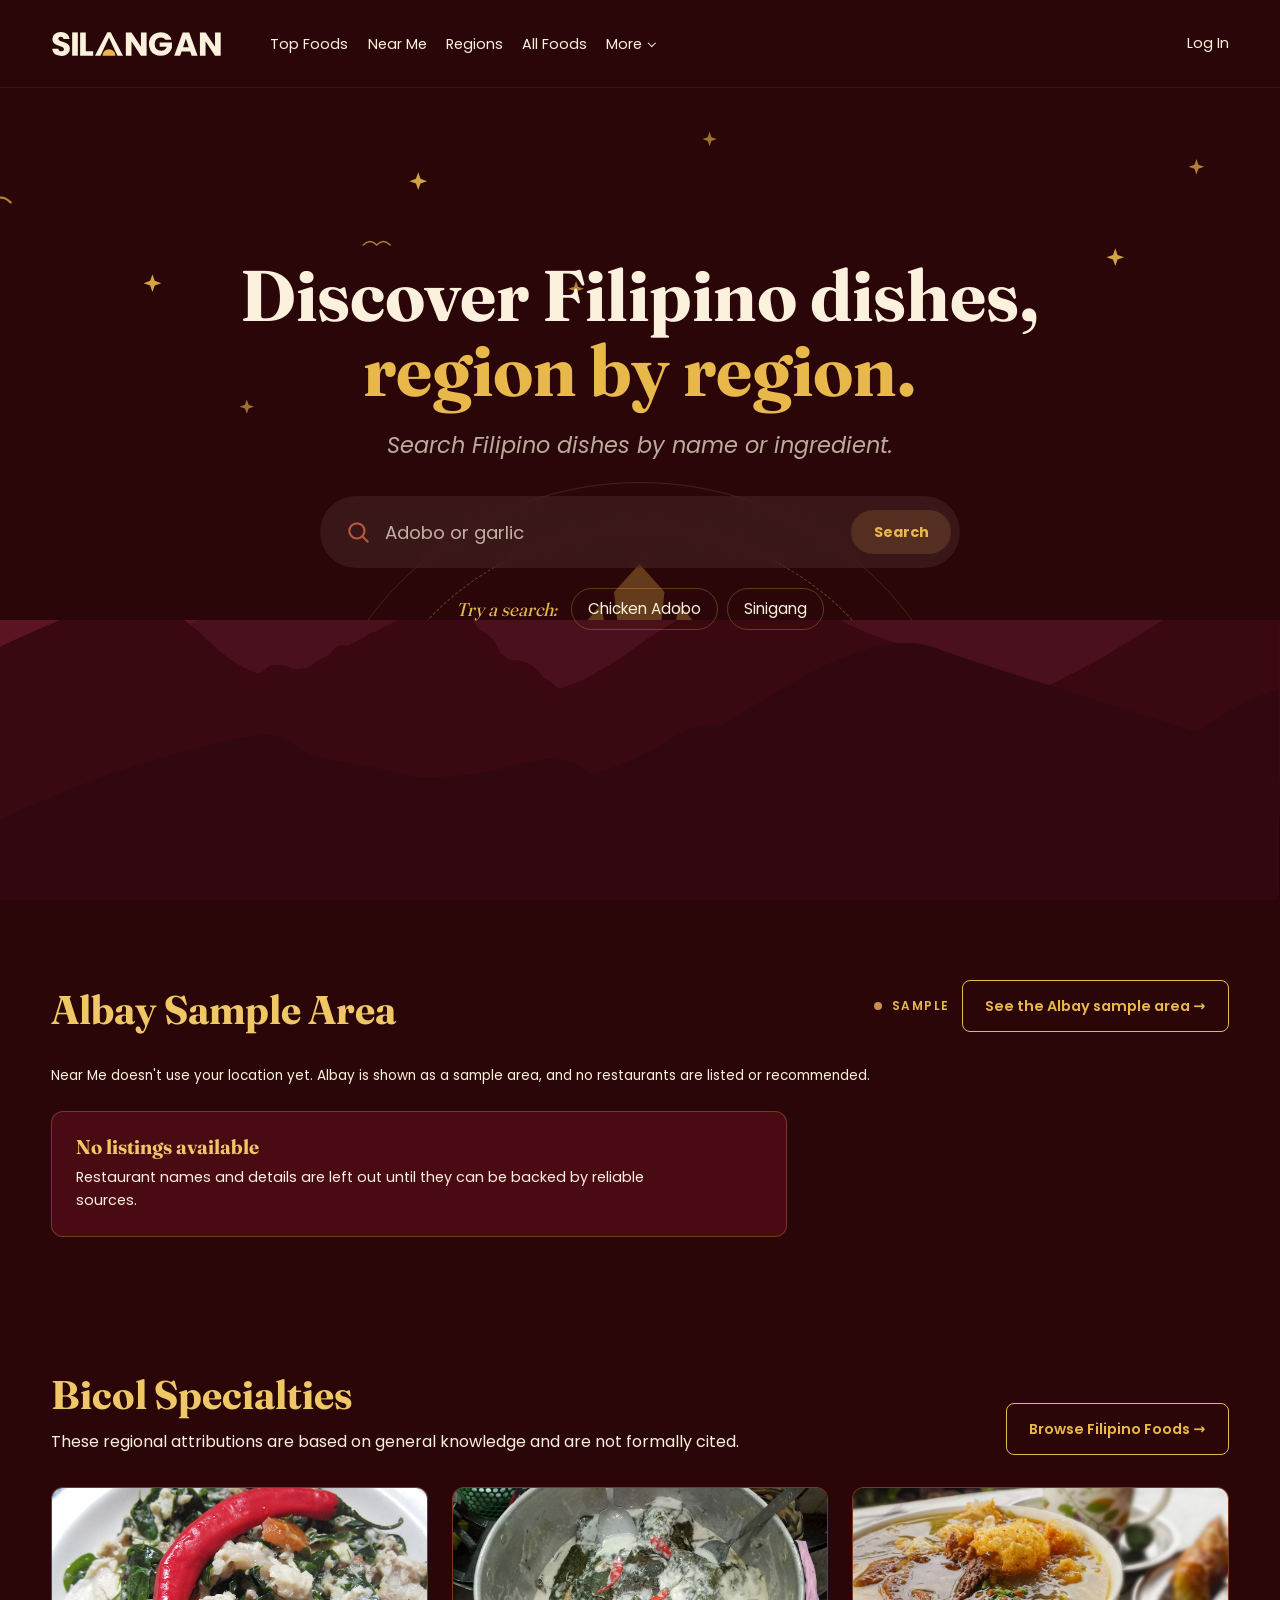
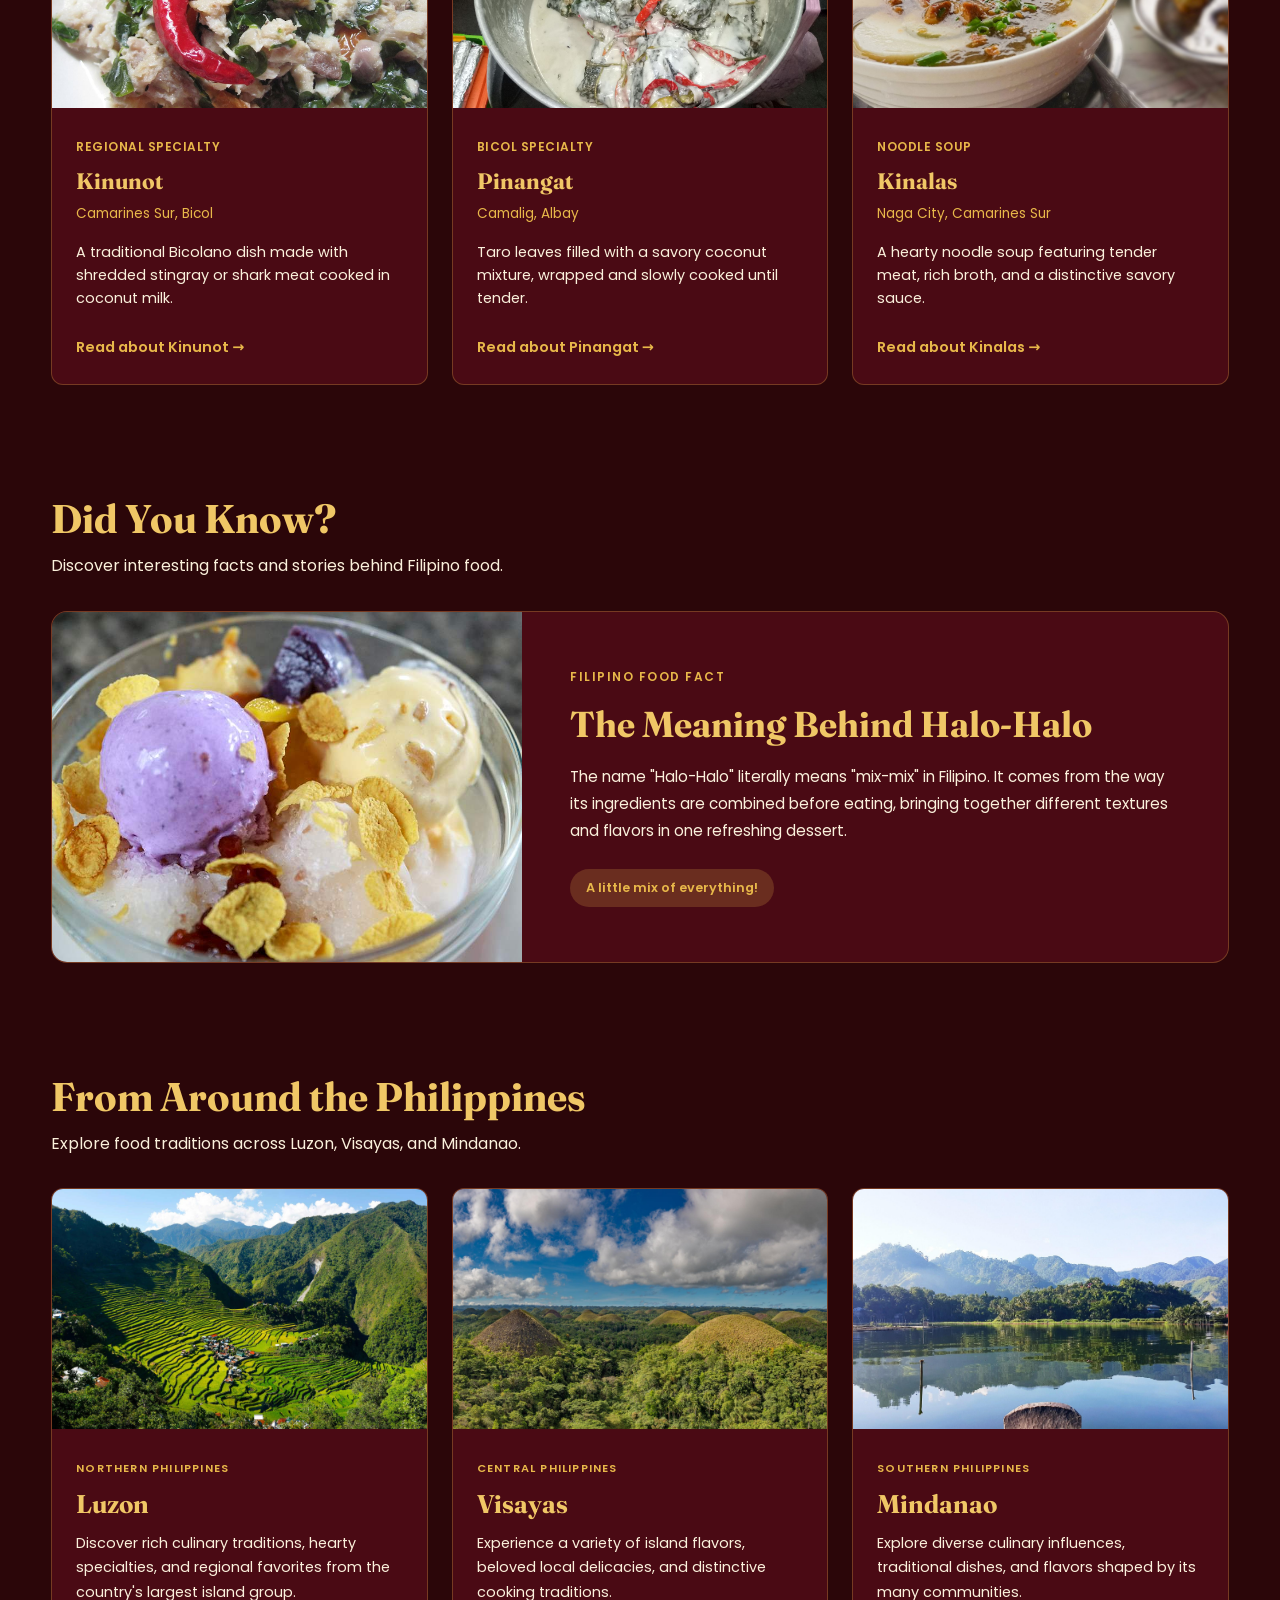
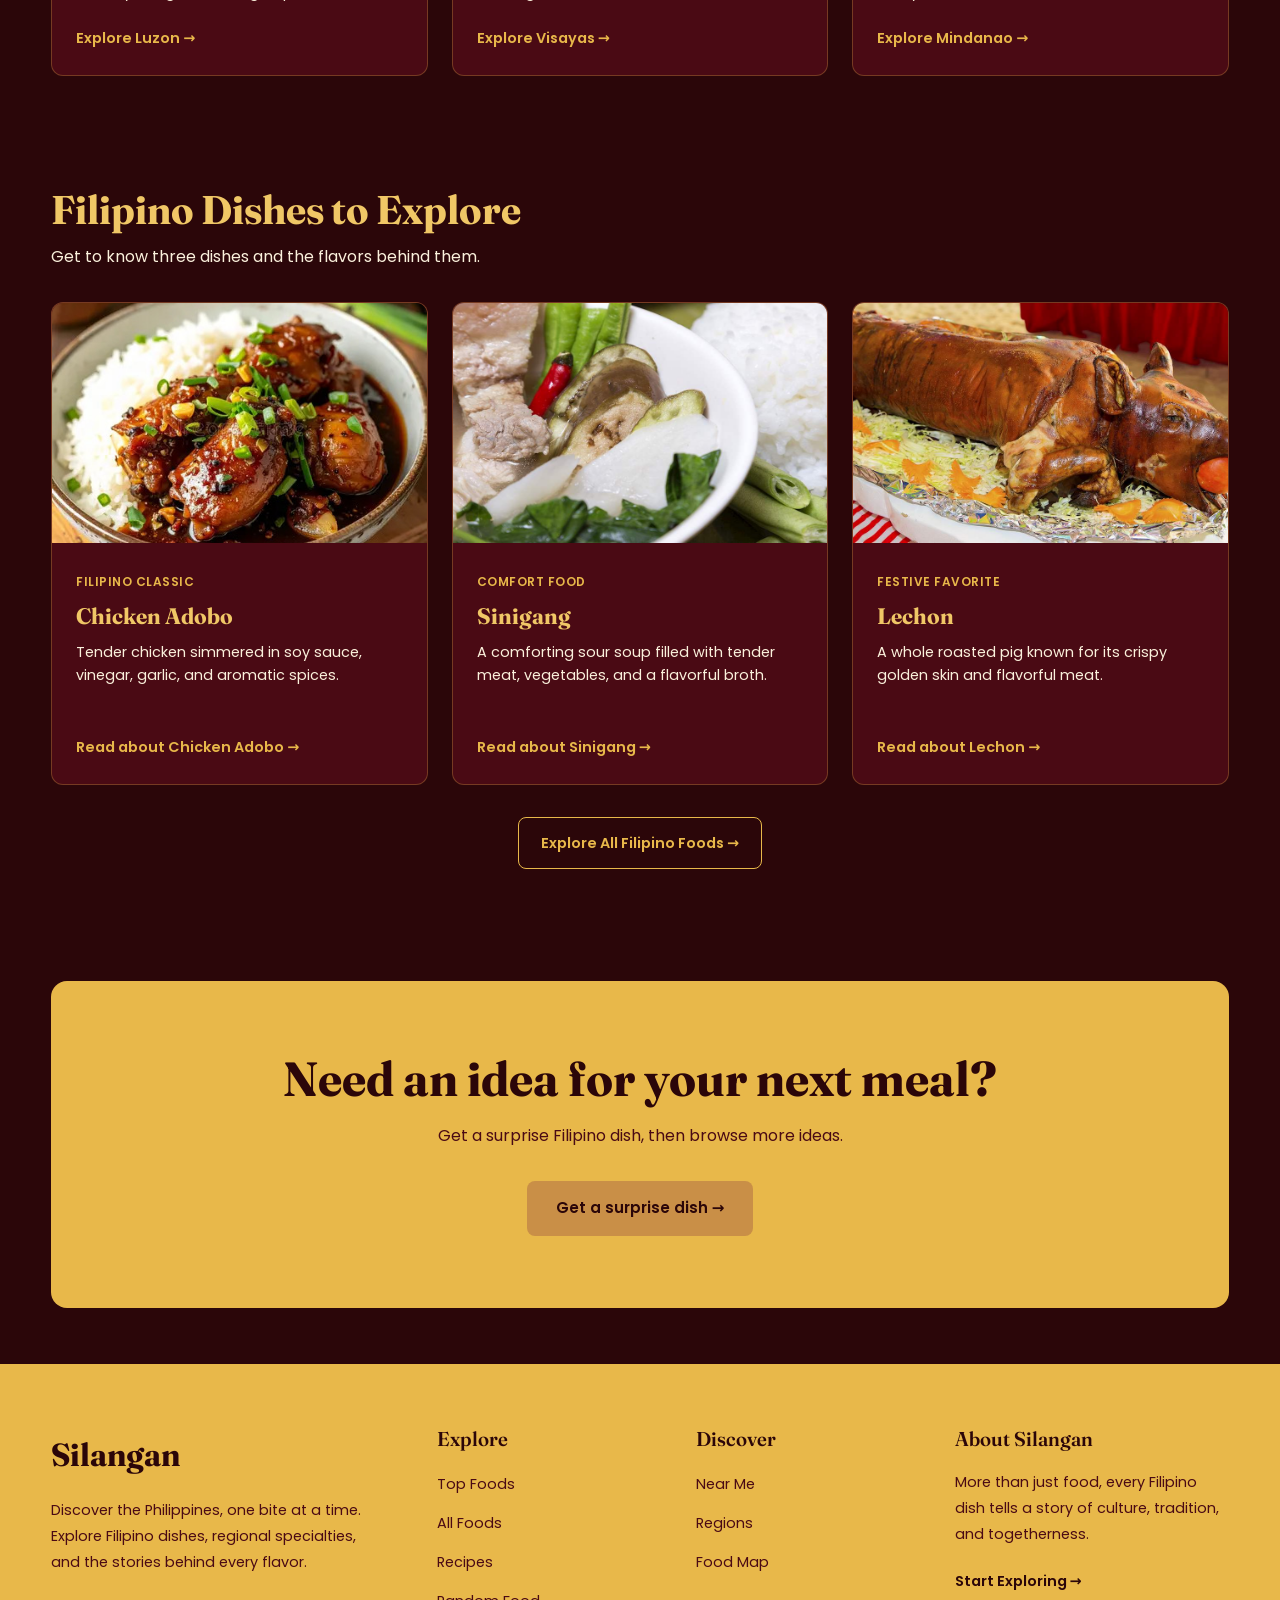
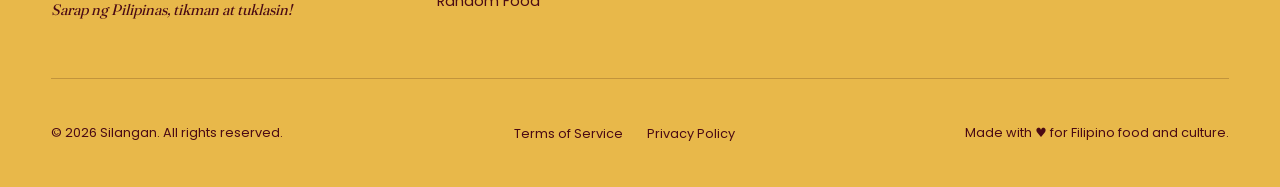
<file: index.html>
<!DOCTYPE html>
<html lang="en">
<head>
    <meta charset="UTF-8">
    <meta name="viewport" content="width=device-width, initial-scale=1.0">

    <title>Silangan | Filipino Food &amp; Culture</title>
    <meta name="description" content="Discover the Philippines one bite at a time. Explore Filipino dishes, regional specialties, recipes, and the stories behind every flavor.">

    <link rel="icon" href="assets/images/logo/favicon.svg" type="image/svg+xml">
    <link rel="stylesheet" href="css/style.css">
    <script src="js/nav.js" defer></script>
</head>
<body>
    <div class="container">
        <a href="#main" class="skip-link">Skip to main content</a>

        <header class="site-header">
            <nav class="site-nav full-bleed" aria-label="Main navigation">
                <a href="index.html" class="site-nav-logo" aria-label="Silangan home">
                    <img
                        src="assets/images/logo/logo.svg"
                        alt="Silangan">
                </a>

                <button
                    class="site-nav-toggle"
                    type="button"
                    aria-label="Open menu"
                    aria-expanded="false">
                    <svg class="icon-menu" viewBox="0 0 24 24" aria-hidden="true">
                        <path d="M4 7h16M4 12h16M4 17h16"></path>
                    </svg>
                    <svg class="icon-close" viewBox="0 0 24 24" aria-hidden="true">
                        <path d="M6 6l12 12M18 6L6 18"></path>
                    </svg>
                </button>

                <ul class="site-nav-links list-reset">
                    <li><a href="pages/top-foods.html">Top Foods</a></li>
                    <li><a href="pages/near-me.html">Near Me</a></li>
                    <li><a href="pages/regions.html">Regions</a></li>
                    <li><a href="pages/foods.html">All Foods</a></li>
                    <li>
                        <details class="site-nav-dropdown">
                            <summary>More</summary>
                            <ul class="site-nav-dropdown-menu list-reset">
                                <li><a href="pages/recipes.html">Recipes</a></li>
                                <li><a href="pages/map.html">Map</a></li>
                                <li><a href="pages/random-food.html">Random Food</a></li>
                            </ul>
                        </details>
                    </li>
                </ul>

                <div class="site-nav-actions">
                    <a href="pages/login.html" class="site-nav-cta">
                        Log In
                    </a>

                </div>
            </nav>
        </header>

        <main id="main" tabindex="-1">
            <section class="intro full-bleed">
                <img class="intro-sky" src="assets/images/backgrounds/sky.svg" alt="" aria-hidden="true">

                <div class="intro-sun" aria-hidden="true">
                    <img src="assets/images/backgrounds/sun.svg" alt="">
                </div>

                <div class="intro-content">
                    <h1>
                        Discover Filipino dishes, <em>region by region.</em>
                    </h1>

                    <p class="intro-tagline">
                        Search Filipino dishes by name or ingredient.
                    </p>

                    <form class="intro-search" action="#" method="get">
                        <img src="assets/images/icons/search.svg" alt="" aria-hidden="true">
                        <input
                            type="search"
                            name="q"
                            maxlength="100"
                            placeholder="Adobo or garlic"
                            aria-label="Search Filipino dishes or ingredients"
                            disabled>
                        <button type="submit" disabled>Search</button>
                    </form>

                    <div class="search-suggestions">
                        <span class="search-suggestions-label">Try a search:</span>
                        <a href="#">Chicken Adobo</a>
                        <a href="#">Sinigang</a>
                    </div>
                </div>

                <img class="intro-mountains intro-mountains--back" src="assets/images/backgrounds/mountains-back.svg" alt="" aria-hidden="true">
                <img class="intro-mountains" src="assets/images/backgrounds/mountains-front.svg" alt="" aria-hidden="true">
            </section>

            <section class="near-me">
                <div class="near-me-container">
                    <div class="near-me-header">
                        <div>
                            <h2>Albay Sample Area</h2>
                        </div>

                        <div class="near-me-actions">
                            <div class="restaurant-status">
                                <span class="status-dot"></span>
                                <span>SAMPLE</span>
                            </div>

                            <a href="pages/near-me.html" class="near-me-link">
                                See the Albay sample area →
                            </a>
                        </div>
                    </div>

                    <p class="restaurant-disclaimer">
                        Near Me doesn't use your location yet. Albay is shown as a sample area,
                        and no restaurants are listed or recommended.
                    </p>

                    <div class="restaurant-preview-notice">
                        <h3>No listings available</h3>
                        <p>
                            Restaurant names and details are left out until they can be backed by reliable sources.
                        </p>
                    </div>
                </div>
            </section>

            <section class="fresh-finds">
                <div class="fresh-finds-container">
                    <div class="fresh-finds-header">
                        <div>
                            <h2>Bicol Specialties</h2>
                            <p>
                                These regional attributions are based on general
                                knowledge and are not formally cited.
                            </p>
                        </div>

                        <a href="pages/foods.html" class="fresh-finds-link">
                            Browse Filipino Foods →
                        </a>
                    </div>

                    <div class="fresh-finds-grid">
                        <article class="fresh-find-card">
                            <img
                                src="assets/images/foods/kinunot.jpg"
                                alt="Traditional Bicolano Kinunot">

                            <div class="fresh-find-info">
                                <span class="fresh-find-category">REGIONAL SPECIALTY</span>

                                <h3>Kinunot</h3>

                                <p class="fresh-find-location">
                                    Camarines Sur, Bicol
                                </p>

                                <p class="fresh-find-description">
                                    A traditional Bicolano dish made with shredded
                                    stingray or shark meat cooked in coconut milk.
                                </p>

                                <a href="#">
                                    Read about Kinunot →
                                </a>
                            </div>
                        </article>

                        <article class="fresh-find-card">
                            <img
                                src="assets/images/foods/pinangat.jpg"
                                alt="Traditional Bicolano Pinangat">

                            <div class="fresh-find-info">
                                <span class="fresh-find-category">BICOL SPECIALTY</span>

                                <h3>Pinangat</h3>

                                <p class="fresh-find-location">
                                    Camalig, Albay
                                </p>

                                <p class="fresh-find-description">
                                    Taro leaves filled with a savory coconut mixture,
                                    wrapped and slowly cooked until tender.
                                </p>

                                <a href="#">
                                    Read about Pinangat →
                                </a>
                            </div>
                        </article>

                        <article class="fresh-find-card">
                            <img
                                src="assets/images/foods/kinalas.jpg"
                                alt="Naga City's Kinalas noodle soup">

                            <div class="fresh-find-info">
                                <span class="fresh-find-category">NOODLE SOUP</span>

                                <h3>Kinalas</h3>

                                <p class="fresh-find-location">
                                    Naga City, Camarines Sur
                                </p>

                                <p class="fresh-find-description">
                                    A hearty noodle soup featuring tender meat,
                                    rich broth, and a distinctive savory sauce.
                                </p>

                                <a href="#">
                                    Read about Kinalas →
                                </a>
                            </div>
                        </article>
                    </div>
                </div>
            </section>

            <section class="trivia">
                <div class="trivia-container">
                    <div class="trivia-header">
                        <h2>Did You Know?</h2>
                        <p>Discover interesting facts and stories behind Filipino food.</p>
                    </div>

                    <article class="trivia-card">
                        <div class="trivia-image">
                            <img
                                src="assets/images/foods/halo-halo.jpg"
                                alt="A glass of traditional Filipino halo-halo">
                        </div>

                        <div class="trivia-info">
                            <span class="trivia-category">FILIPINO FOOD FACT</span>

                            <h3>The Meaning Behind Halo-Halo</h3>

                            <p>
                                The name "Halo-Halo" literally means "mix-mix" in Filipino.
                                It comes from the way its ingredients are combined before
                                eating, bringing together different textures and flavors
                                in one refreshing dessert.
                            </p>

                            <span class="trivia-highlight">
                                A little mix of everything!
                            </span>
                        </div>
                    </article>
                </div>
            </section>

            <section class="regional-discoveries">
                <div class="regional-container">
                    <div class="regional-header">
                        <h2>From Around the Philippines</h2>
                        <p>Explore food traditions across Luzon, Visayas, and Mindanao.</p>
                    </div>

                    <div class="regional-grid">
                        <article class="regional-card">
                            <img
                                src="assets/images/regions/luzon.jpg"
                                alt="A scenic view representing Luzon">

                            <div class="regional-info">
                                <span class="regional-label">NORTHERN PHILIPPINES</span>
                                <h3>Luzon</h3>
                                <p>
                                    Discover rich culinary traditions, hearty
                                    specialties, and regional favorites from
                                    the country's largest island group.
                                </p>
                                <a href="pages/regions.html">
                                    Explore Luzon →
                                </a>
                            </div>
                        </article>

                        <article class="regional-card">
                            <img
                                src="assets/images/regions/visayas.jpg"
                                alt="A scenic view representing Visayas">

                            <div class="regional-info">
                                <span class="regional-label">CENTRAL PHILIPPINES</span>
                                <h3>Visayas</h3>
                                <p>
                                    Experience a variety of island flavors,
                                    beloved local delicacies, and distinctive
                                    cooking traditions.
                                </p>
                                <a href="pages/regions.html">
                                    Explore Visayas →
                                </a>
                            </div>
                        </article>

                        <article class="regional-card">
                            <img
                                src="assets/images/regions/mindanao.jpg"
                                alt="A scenic view representing Mindanao">

                            <div class="regional-info">
                                <span class="regional-label">SOUTHERN PHILIPPINES</span>
                                <h3>Mindanao</h3>
                                <p>
                                    Explore diverse culinary influences,
                                    traditional dishes, and flavors shaped
                                    by its many communities.
                                </p>
                                <a href="pages/regions.html">
                                    Explore Mindanao →
                                </a>
                            </div>
                        </article>
                    </div>
                </div>
            </section>

            <section class="popular-foods">
                <div class="popular-foods-container">
                    <div class="popular-foods-header">
                        <h2>Filipino Dishes to Explore</h2>
                        <p>
                            Get to know three dishes and the flavors behind them.
                        </p>
                    </div>

                    <div class="popular-foods-grid">
                        <article class="popular-food-card">
                            <img
                                src="assets/images/foods/chicken-adobo.jpg"
                                alt="Filipino Chicken Adobo">

                            <div class="popular-food-info">
                                <span class="popular-food-category">FILIPINO CLASSIC</span>
                                <h3>Chicken Adobo</h3>
                                <p>
                                    Tender chicken simmered in soy sauce,
                                    vinegar, garlic, and aromatic spices.
                                </p>
                                <a href="#">
                                    Read about Chicken Adobo →
                                </a>
                            </div>
                        </article>

                        <article class="popular-food-card">
                            <img
                                src="assets/images/foods/sinigang.jpg"
                                alt="Traditional Filipino Sinigang">

                            <div class="popular-food-info">
                                <span class="popular-food-category">COMFORT FOOD</span>
                                <h3>Sinigang</h3>
                                <p>
                                    A comforting sour soup filled with
                                    tender meat, vegetables, and a flavorful broth.
                                </p>
                                <a href="#">
                                    Read about Sinigang →
                                </a>
                            </div>
                        </article>

                        <article class="popular-food-card">
                            <img
                                src="assets/images/foods/lechon.jpg"
                                alt="Filipino roasted Lechon">

                            <div class="popular-food-info">
                                <span class="popular-food-category">FESTIVE FAVORITE</span>
                                <h3>Lechon</h3>
                                <p>
                                    A whole roasted pig known for its
                                    crispy golden skin and flavorful meat.
                                </p>
                                <a href="#">
                                    Read about Lechon →
                                </a>
                            </div>
                        </article>
                    </div>

                    <div class="popular-foods-footer">
                        <a href="pages/foods.html">Explore All Filipino Foods →</a>
                    </div>
                </div>
            </section>

            <section class="random-food">
                <div class="random-food-container">

                    <h2>Need an idea for your next meal?</h2>

                    <p>
                        Get a surprise Filipino dish, then browse more ideas.
                    </p>

                    <a href="#" class="random-food-button">
                        Get a surprise dish →
                    </a>

                </div>
            </section>
        </main>

        <footer class="footer full-bleed">
            <div class="footer-container">
                <div class="footer-main">
                    <div class="footer-brand">
                        <a href="index.html" class="footer-logo">
                            Silangan
                        </a>

                        <p>
                            Discover the Philippines, one bite at a time.
                            Explore Filipino dishes, regional specialties,
                            and the stories behind every flavor.
                        </p>

                        <span class="footer-brand-tagline">
                            Sarap ng Pilipinas, tikman at tuklasin!
                        </span>
                    </div>

                    <div class="footer-links">
                        <h3>Explore</h3>

                        <ul class="list-reset">
                            <li><a href="pages/top-foods.html">Top Foods</a></li>
                            <li><a href="pages/foods.html">All Foods</a></li>
                            <li><a href="pages/recipes.html">Recipes</a></li>
                            <li><a href="pages/random-food.html">Random Food</a></li>
                        </ul>
                    </div>

                    <div class="footer-links">
                        <h3>Discover</h3>

                        <ul class="list-reset">
                            <li><a href="pages/near-me.html">Near Me</a></li>
                            <li><a href="pages/regions.html">Regions</a></li>
                            <li><a href="pages/map.html">Food Map</a></li>
                        </ul>
                    </div>

                    <div class="footer-about">
                        <h3>About Silangan</h3>

                        <p>
                            More than just food, every Filipino dish
                            tells a story of culture, tradition,
                            and togetherness.
                        </p>

                        <a href="pages/foods.html" class="footer-explore-link">
                            Start Exploring →
                        </a>
                    </div>
                </div>

                <div class="footer-bottom">
                    <p>
                        © 2026 Silangan. All rights reserved.
                    </p>

                    <ul class="footer-legal list-reset">
                        <li><a href="pages/terms.html">Terms of Service</a></li>
                        <li><a href="pages/privacy.html">Privacy Policy</a></li>
                    </ul>

                    <span>
                        Made with ♥ for Filipino food and culture.
                    </span>
                </div>
            </div>
        </footer>
    </div>
</body>
</html>
</file>
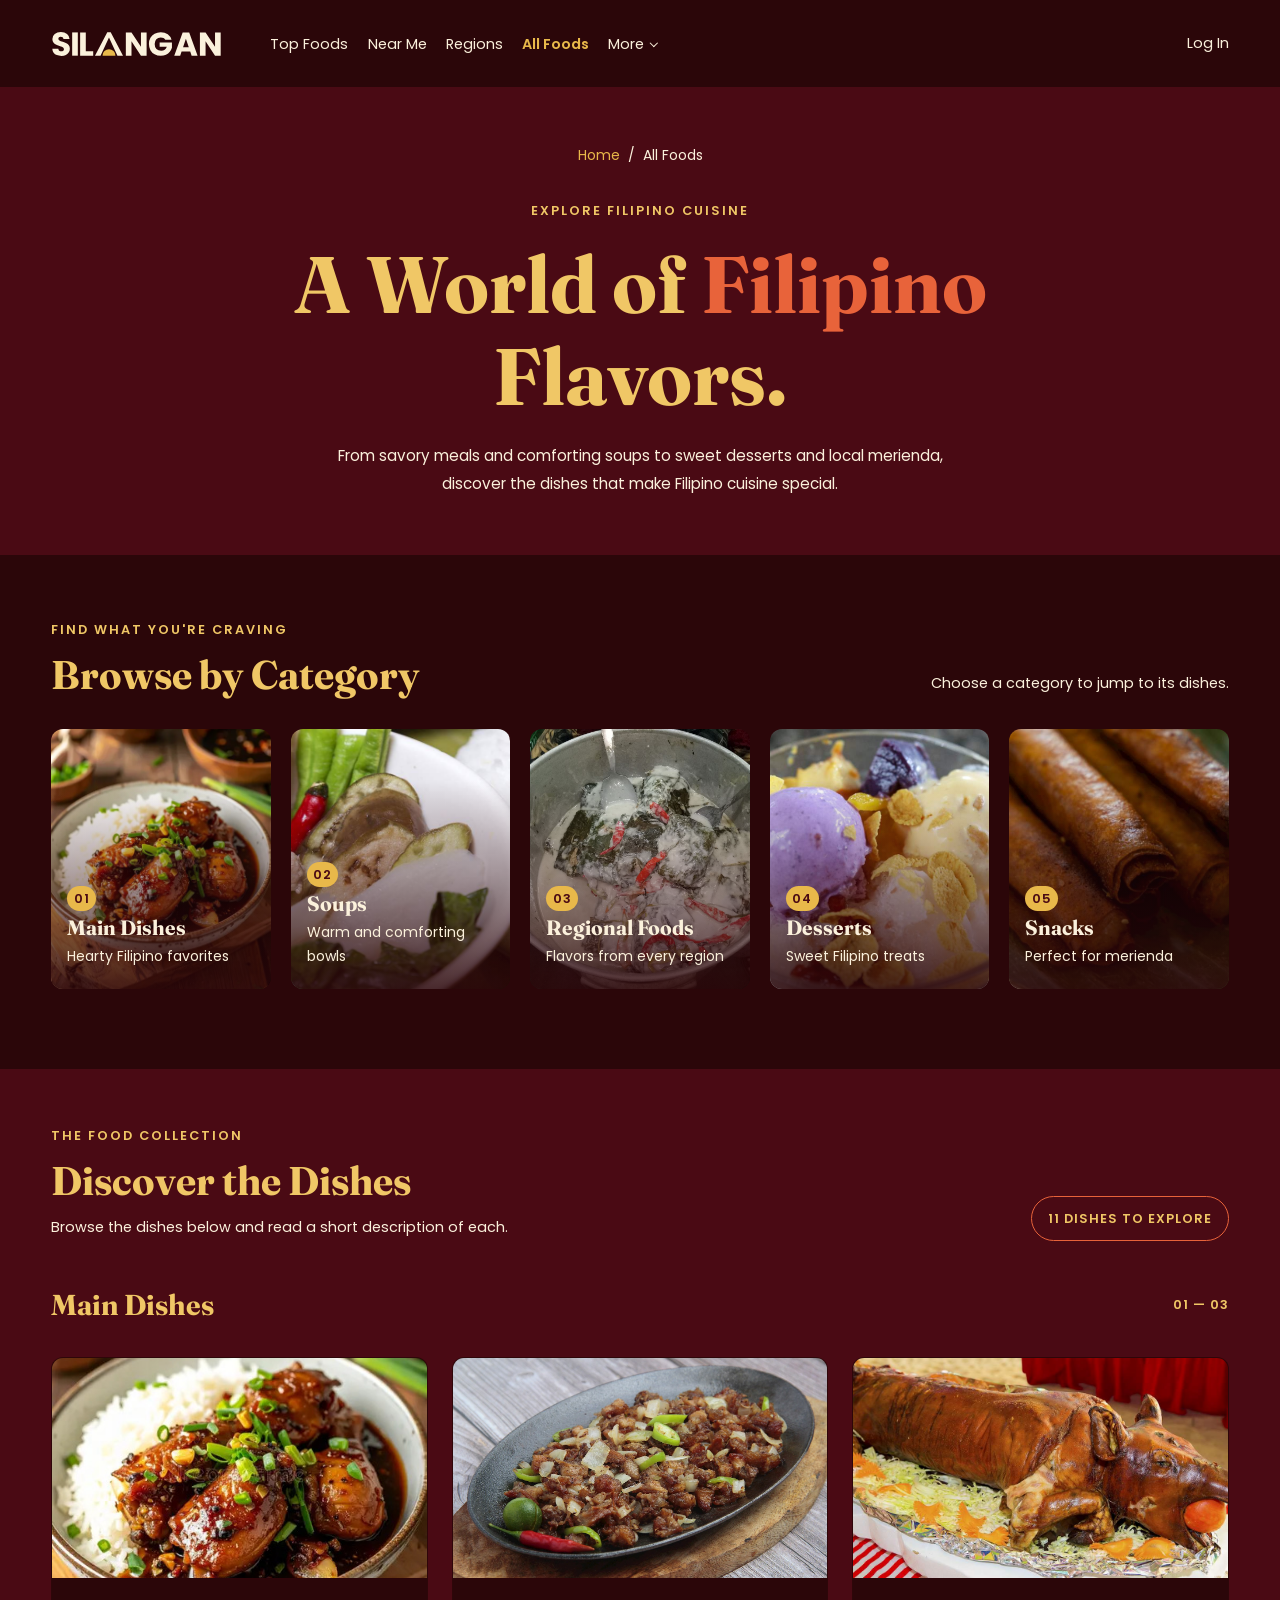
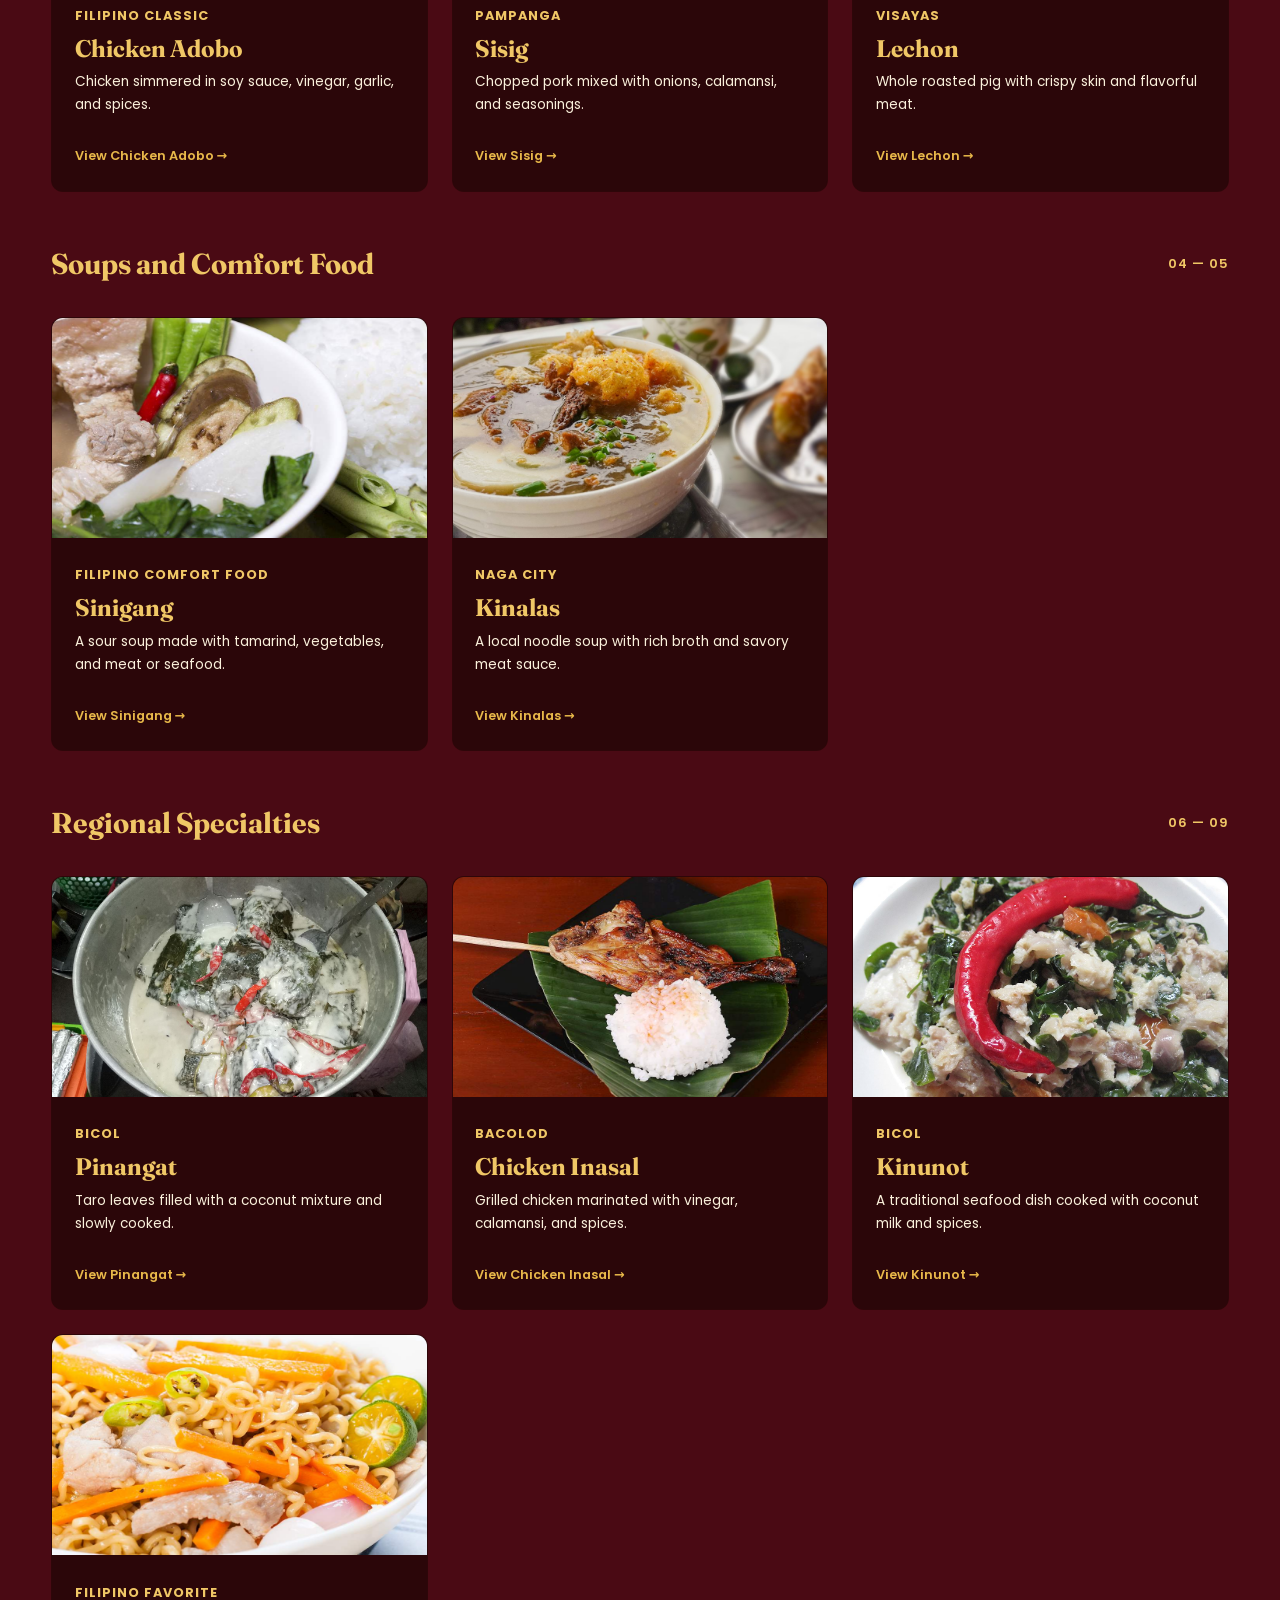
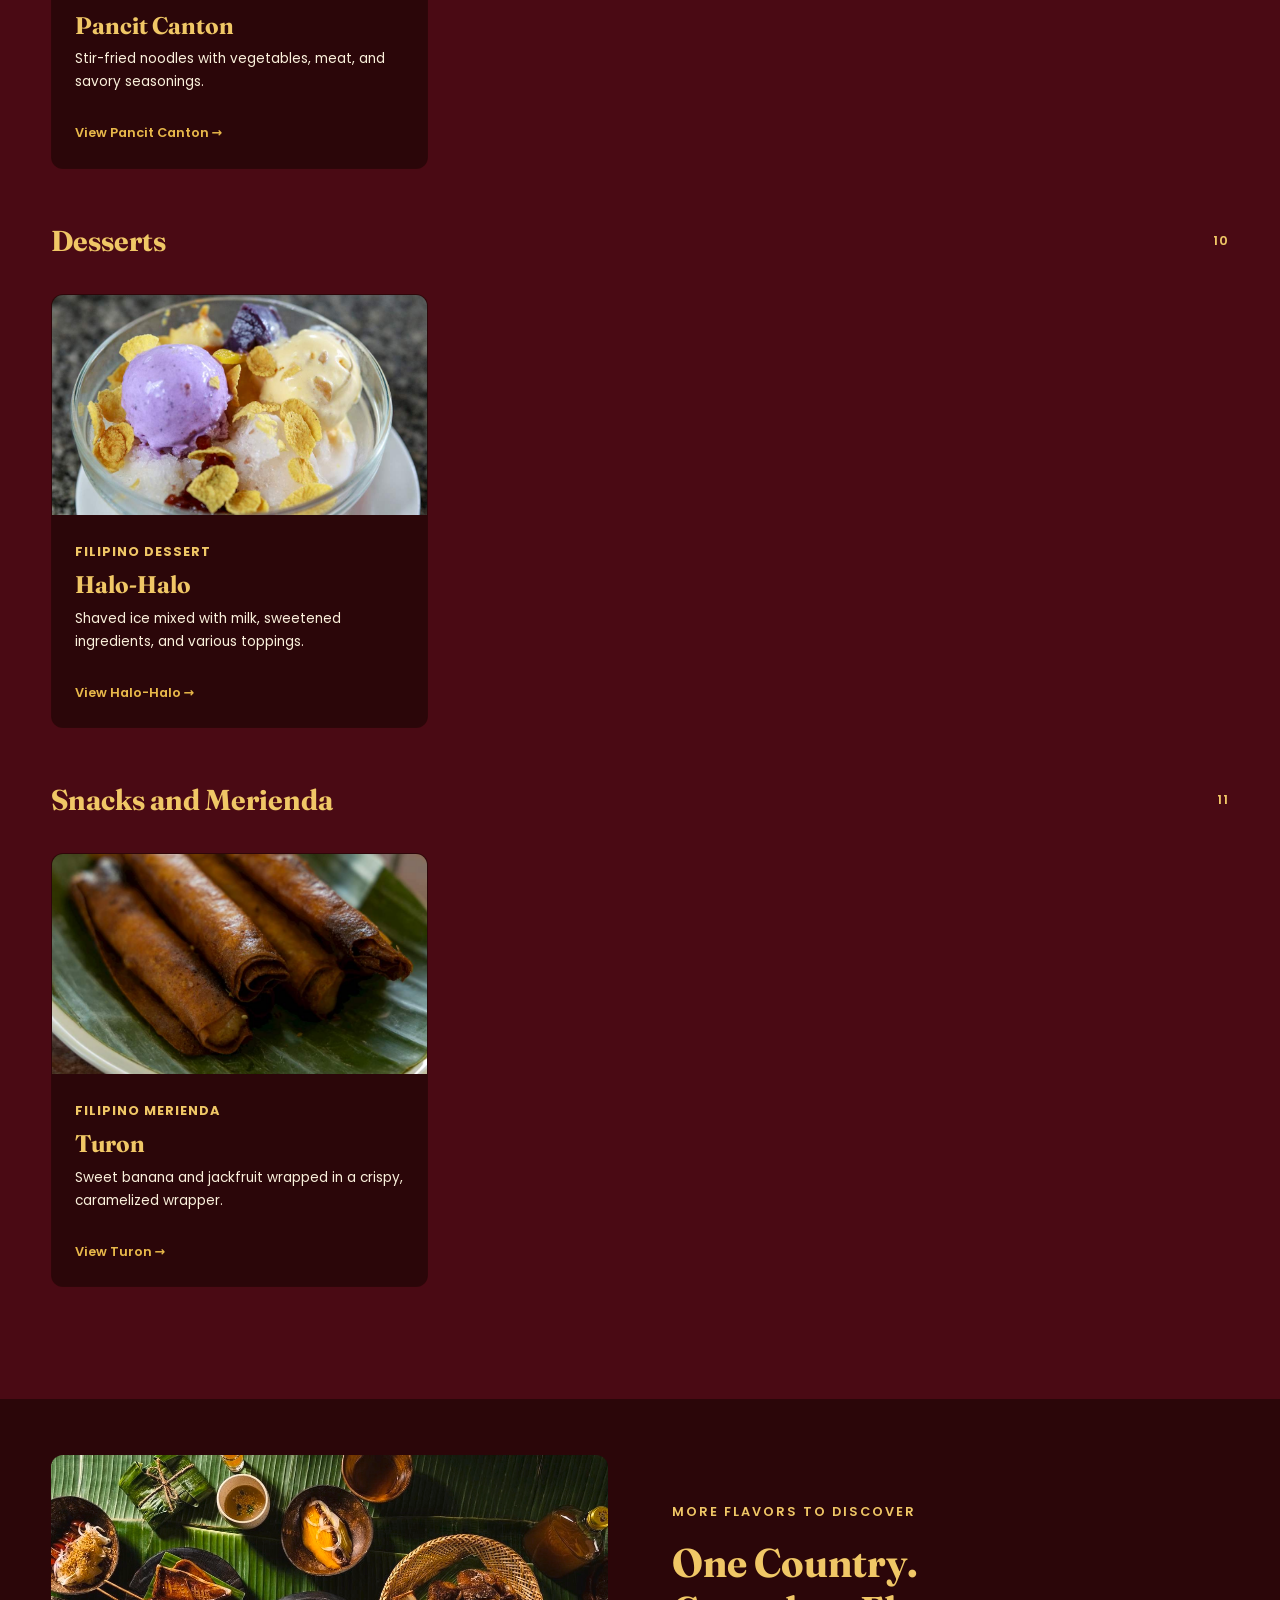
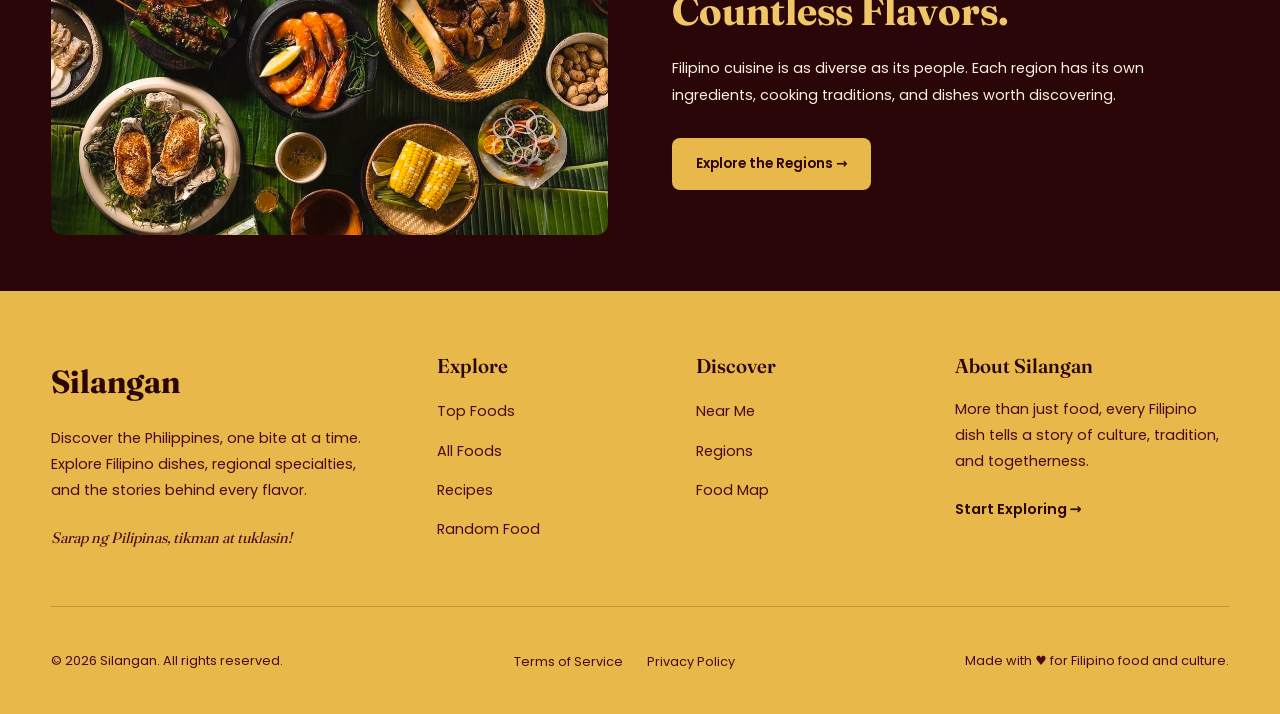
<file: pages/foods.html>
<!DOCTYPE html>
<html lang="en">
<head>
    <meta charset="UTF-8">
    <meta name="viewport" content="width=device-width, initial-scale=1.0">

    <title>Explore Filipino Foods | SILANGAN</title>
    <meta name="description" content="Browse all Filipino dishes, from everyday comfort food to festive favorites. Search by name, ingredient, or region.">

    <link rel="icon" href="../assets/images/logo/favicon.svg" type="image/svg+xml">
    <link rel="stylesheet" href="../css/style.css">
    <link rel="stylesheet" href="../css/foods.css">
    <script src="../js/nav.js" defer></script>
</head>
<body>
    <div class="container">
        <a href="#main" class="skip-link">Skip to main content</a>

        <header class="site-header">
            <nav class="site-nav full-bleed" aria-label="Main navigation">
                <a href="../index.html" class="site-nav-logo" aria-label="Silangan home">
                    <img
                        src="../assets/images/logo/logo.svg"
                        alt="Silangan">
                </a>

                <button
                    class="site-nav-toggle"
                    type="button"
                    aria-label="Open menu"
                    aria-expanded="false">
                    <svg class="icon-menu" viewBox="0 0 24 24" aria-hidden="true">
                        <path d="M4 7h16M4 12h16M4 17h16"></path>
                    </svg>
                    <svg class="icon-close" viewBox="0 0 24 24" aria-hidden="true">
                        <path d="M6 6l12 12M18 6L6 18"></path>
                    </svg>
                </button>

                <ul class="site-nav-links list-reset">
                    <li><a href="top-foods.html">Top Foods</a></li>
                    <li><a href="near-me.html">Near Me</a></li>
                    <li><a href="regions.html">Regions</a></li>
                    <li><a href="foods.html" aria-current="page">All Foods</a></li>
                    <li>
                        <details class="site-nav-dropdown">
                            <summary>More</summary>
                            <ul class="site-nav-dropdown-menu list-reset">
                                <li><a href="recipes.html">Recipes</a></li>
                                <li><a href="map.html">Map</a></li>
                                <li><a href="random-food.html">Random Food</a></li>
                            </ul>
                        </details>
                    </li>
                </ul>

                <div class="site-nav-actions">
                    <a href="login.html" class="site-nav-cta">
                        Log In
                    </a>

                </div>
            </nav>
        </header>

        <main id="main" tabindex="-1">
            <section class="foods-intro full-bleed">
                <div class="foods-intro-content">
                    <nav class="breadcrumb breadcrumb-centered" aria-label="Breadcrumb">
                        <ol class="breadcrumb-list list-reset">
                            <li><a href="../index.html">Home</a></li>
                            <li aria-current="page">All Foods</li>
                        </ol>
                    </nav>

                    <span class="section-eyebrow">
                        EXPLORE FILIPINO CUISINE
                    </span>

                    <h1>
                        A World of <span>Filipino</span> Flavors.
                    </h1>

                    <p>
                        From savory meals and comforting soups to sweet
                        desserts and local merienda, discover the dishes
                        that make Filipino cuisine special.
                    </p>
                </div>
            </section>

            <section class="food-categories">
                <div class="food-categories-container">
                    <div class="food-categories-header">
                        <div>
                            <span class="section-eyebrow">
                                FIND WHAT YOU'RE CRAVING
                            </span>

                            <h2>Browse by Category</h2>
                        </div>

                        <p>
                            Choose a category to jump to its dishes.
                        </p>
                    </div>


                    <div class="food-category-grid">
                        <a href="#main-dishes" class="food-category-card">
                            <img
                                loading="lazy"
                                src="../assets/images/foods/chicken-adobo.jpg"
                                alt="Filipino Chicken Adobo">

                            <div class="food-category-info">
                                <span aria-hidden="true">01</span>
                                <h3>Main Dishes</h3>
                                <p>Hearty Filipino favorites</p>
                            </div>
                        </a>


                        <a href="#soups" class="food-category-card">
                            <img
                                loading="lazy"
                                src="../assets/images/foods/sinigang.jpg"
                                alt="Filipino Sinigang">

                            <div class="food-category-info">
                                <span aria-hidden="true">02</span>
                                <h3>Soups</h3>
                                <p>Warm and comforting bowls</p>
                            </div>
                        </a>


                        <a href="#regional" class="food-category-card">
                            <img
                                loading="lazy"
                                src="../assets/images/foods/pinangat.jpg"
                                alt="Bicolano Pinangat">

                            <div class="food-category-info">
                                <span aria-hidden="true">03</span>
                                <h3>Regional Foods</h3>
                                <p>Flavors from every region</p>
                            </div>
                        </a>


                        <a href="#desserts" class="food-category-card">
                            <img
                                loading="lazy"
                                src="../assets/images/foods/halo-halo.jpg"
                                alt="Filipino Halo-Halo">

                            <div class="food-category-info">
                                <span aria-hidden="true">04</span>
                                <h3>Desserts</h3>
                                <p>Sweet Filipino treats</p>
                            </div>
                        </a>


                        <a href="#snacks" class="food-category-card">
                            <img
                                loading="lazy"
                                src="../assets/images/foods/turon.jpg"
                                alt="Filipino Turon">

                            <div class="food-category-info">
                                <span aria-hidden="true">05</span>
                                <h3>Snacks</h3>
                                <p>Perfect for merienda</p>
                            </div>
                        </a>
                    </div>
                </div>
            </section>

            <section class="food-directory full-bleed" id="food-directory">
                <div class="food-directory-container">
                    <div class="food-directory-header">
                        <div>
                            <span class="section-eyebrow">
                                THE FOOD COLLECTION
                            </span>

                            <h2>Discover the Dishes</h2>

                            <p>
                                Browse the dishes below and read a short
                                description of each.
                            </p>
                        </div>

                        <span class="food-count">
                            11 DISHES TO EXPLORE
                        </span>
                    </div>

                    <div class="food-directory-section" id="main-dishes">
                        <div class="food-directory-title">
                            <h3>Main Dishes</h3>
                            <span>01 — 03</span>
                        </div>


                        <div class="food-directory-grid">
                            <article class="food-directory-card">
                                <a href="#"
                                    class="food-directory-image">
                                    <img
                                        loading="lazy"
                                        src="../assets/images/foods/chicken-adobo.jpg"
                                        alt="Chicken Adobo">
                                </a>

                                <div class="food-directory-info">
                                    <span>FILIPINO CLASSIC</span>

                                    <h4>Chicken Adobo</h4>

                                    <p>
                                        Chicken simmered in soy sauce,
                                        vinegar, garlic, and spices.
                                    </p>

                                    <a href="#">
                                        View Chicken Adobo →
                                    </a>
                                </div>
                            </article>

                            <article class="food-directory-card">
                                <a href="#"
                                    class="food-directory-image">
                                    <img
                                        loading="lazy"
                                        src="../assets/images/foods/sisig.jpg"
                                        alt="Pork Sisig">
                                </a>

                                <div class="food-directory-info">
                                    <span>PAMPANGA</span>

                                    <h4>Sisig</h4>

                                    <p>
                                        Chopped pork mixed with onions,
                                        calamansi, and seasonings.
                                    </p>

                                    <a href="#">
                                        View Sisig →
                                    </a>
                                </div>
                            </article>

                            <article class="food-directory-card">
                                <a href="#"
                                    class="food-directory-image">
                                    <img
                                        loading="lazy"
                                        src="../assets/images/foods/lechon.jpg"
                                        alt="Filipino Lechon">
                                </a>

                                <div class="food-directory-info">
                                    <span>VISAYAS</span>

                                    <h4>Lechon</h4>

                                    <p>
                                        Whole roasted pig with crispy skin
                                        and flavorful meat.
                                    </p>

                                    <a href="#">
                                        View Lechon →
                                    </a>
                                </div>
                            </article>
                        </div>
                    </div>

                    <div class="food-directory-section" id="soups">
                        <div class="food-directory-title">
                            <h3>Soups and Comfort Food</h3>
                            <span>04 — 05</span>
                        </div>

                        <div class="food-directory-grid">
                            <article class="food-directory-card">
                                <a href="#"
                                    class="food-directory-image">
                                    <img
                                        loading="lazy"
                                        src="../assets/images/foods/sinigang.jpg"
                                        alt="Sinigang">
                                </a>

                                <div class="food-directory-info">
                                    <span>FILIPINO COMFORT FOOD</span>

                                    <h4>Sinigang</h4>

                                    <p>
                                        A sour soup made with tamarind,
                                        vegetables, and meat or seafood.
                                    </p>

                                    <a href="#">
                                        View Sinigang →
                                    </a>
                                </div>
                            </article>

                            <article class="food-directory-card">
                                <a href="#"
                                    class="food-directory-image">
                                    <img
                                        loading="lazy"
                                        src="../assets/images/foods/kinalas.jpg"
                                        alt="Kinalas">
                                </a>

                                <div class="food-directory-info">
                                    <span>NAGA CITY</span>

                                    <h4>Kinalas</h4>

                                    <p>
                                        A local noodle soup with rich broth
                                        and savory meat sauce.
                                    </p>

                                    <a href="#">
                                        View Kinalas →
                                    </a>
                                </div>
                            </article>
                        </div>
                    </div>

                    <div class="food-directory-section" id="regional">
                        <div class="food-directory-title">
                            <h3>Regional Specialties</h3>
                            <span>06 — 09</span>
                        </div>

                        <div class="food-directory-grid">
                            <article class="food-directory-card">
                                <a href="#"
                                    class="food-directory-image">
                                    <img
                                        loading="lazy"
                                        src="../assets/images/foods/pinangat.jpg"
                                        alt="Bicolano Pinangat">
                                </a>

                                <div class="food-directory-info">
                                    <span>BICOL</span>

                                    <h4>Pinangat</h4>

                                    <p>
                                        Taro leaves filled with a coconut
                                        mixture and slowly cooked.
                                    </p>

                                    <a href="#">
                                        View Pinangat →
                                    </a>
                                </div>
                            </article>

                            <article class="food-directory-card">
                                <a href="#"
                                    class="food-directory-image">
                                    <img
                                        loading="lazy"
                                        src="../assets/images/foods/chicken-inasal.jpg"
                                        alt="Chicken Inasal">
                                </a>

                                <div class="food-directory-info">
                                    <span>BACOLOD</span>

                                    <h4>Chicken Inasal</h4>

                                    <p>
                                        Grilled chicken marinated with
                                        vinegar, calamansi, and spices.
                                    </p>

                                    <a href="#">
                                        View Chicken Inasal →
                                    </a>
                                </div>

                            </article>

                            <article class="food-directory-card">
                                <a href="#"
                                    class="food-directory-image">

                                    <img
                                        loading="lazy"
                                        src="../assets/images/foods/kinunot.jpg"
                                        alt="Bicolano Kinunot">
                                </a>

                                <div class="food-directory-info">
                                    <span>BICOL</span>

                                    <h4>Kinunot</h4>

                                    <p>
                                        A traditional seafood dish cooked
                                        with coconut milk and spices.
                                    </p>

                                    <a href="#">
                                        View Kinunot →
                                    </a>
                                </div>
                            </article>

                            <article class="food-directory-card">
                                <a href="#"
                                    class="food-directory-image">
                                    <img
                                        loading="lazy"
                                        src="../assets/images/foods/pancit-canton.jpg"
                                        alt="Pancit Canton">
                                </a>

                                <div class="food-directory-info">
                                    <span>FILIPINO FAVORITE</span>

                                    <h4>Pancit Canton</h4>

                                    <p>
                                        Stir-fried noodles with vegetables,
                                        meat, and savory seasonings.
                                    </p>

                                    <a href="#">
                                        View Pancit Canton →
                                    </a>
                                </div>
                            </article>
                        </div>
                    </div>

                    <div class="food-directory-section" id="desserts">
                        <div class="food-directory-title">
                            <h3>Desserts</h3>
                            <span>10</span>
                        </div>

                        <div class="food-directory-grid">
                            <article class="food-directory-card">
                                <a href="#"
                                    class="food-directory-image">
                                    <img
                                        loading="lazy"
                                        src="../assets/images/foods/halo-halo.jpg"
                                        alt="Halo-Halo">
                                </a>

                                <div class="food-directory-info">
                                    <span>FILIPINO DESSERT</span>

                                    <h4>Halo-Halo</h4>

                                    <p>
                                        Shaved ice mixed with milk, sweetened
                                        ingredients, and various toppings.
                                    </p>

                                    <a href="#">
                                        View Halo-Halo →
                                    </a>
                                </div>
                            </article>
                        </div>
                    </div>

                    <div class="food-directory-section" id="snacks">
                        <div class="food-directory-title">
                            <h3>Snacks and Merienda</h3>
                            <span>11</span>
                        </div>

                        <div class="food-directory-grid">
                            <article class="food-directory-card">
                                <a href="#"
                                    class="food-directory-image">
                                    <img
                                        loading="lazy"
                                        src="../assets/images/foods/turon.jpg"
                                        alt="Filipino Turon">
                                </a>

                                <div class="food-directory-info">
                                    <span>FILIPINO MERIENDA</span>

                                    <h4>Turon</h4>

                                    <p>
                                        Sweet banana and jackfruit wrapped
                                        in a crispy, caramelized wrapper.
                                    </p>

                                    <a href="#">
                                        View Turon →
                                    </a>
                                </div>
                            </article>
                        </div>
                    </div>
                </div>
            </section>

            <section class="regional-discovery">
                <div class="regional-discovery-container">
                    <div class="regional-discovery-image">
                        <img
                            loading="lazy"
                            src="../assets/images/regions/filipino-food-spread.jpg"
                            alt="A variety of Filipino regional dishes">
                    </div>

                    <div class="regional-discovery-content">
                        <span class="section-eyebrow">
                            MORE FLAVORS TO DISCOVER
                        </span>

                        <h2>
                            One Country. <br>
                            Countless Flavors.
                        </h2>

                        <p>
                            Filipino cuisine is as diverse as its people.
                            Each region has its own ingredients, cooking
                            traditions, and dishes worth discovering.
                        </p>

                        <a href="regions.html" class="regional-discovery-button">
                            Explore the Regions →
                        </a>
                    </div>
                </div>
            </section>
        </main>

        <footer class="footer full-bleed">
            <div class="footer-container">
                <div class="footer-main">
                    <div class="footer-brand">
                        <a href="../index.html" class="footer-logo">
                            Silangan
                        </a>

                        <p>
                            Discover the Philippines, one bite at a time.
                            Explore Filipino dishes, regional specialties,
                            and the stories behind every flavor.
                        </p>

                        <span class="footer-brand-tagline">
                            Sarap ng Pilipinas, tikman at tuklasin!
                        </span>
                    </div>

                    <div class="footer-links">
                        <h3>Explore</h3>

                        <ul class="list-reset">
                            <li><a href="top-foods.html">Top Foods</a></li>
                            <li><a href="foods.html">All Foods</a></li>
                            <li><a href="recipes.html">Recipes</a></li>
                            <li><a href="random-food.html">Random Food</a></li>
                        </ul>
                    </div>

                    <div class="footer-links">
                        <h3>Discover</h3>

                        <ul class="list-reset">
                            <li><a href="near-me.html">Near Me</a></li>
                            <li><a href="regions.html">Regions</a></li>
                            <li><a href="map.html">Food Map</a></li>
                        </ul>
                    </div>

                    <div class="footer-about">
                        <h3>About Silangan</h3>

                        <p>
                            More than just food, every Filipino dish
                            tells a story of culture, tradition,
                            and togetherness.
                        </p>

                        <a href="foods.html" class="footer-explore-link">
                            Start Exploring →
                        </a>
                    </div>
                </div>

                <div class="footer-bottom">
                    <p>
                        © 2026 Silangan. All rights reserved.
                    </p>

                    <ul class="footer-legal list-reset">
                        <li><a href="terms.html">Terms of Service</a></li>
                        <li><a href="privacy.html">Privacy Policy</a></li>
                    </ul>

                    <span>
                        Made with ♥ for Filipino food and culture.
                    </span>
                </div>
            </div>
        </footer>
    </div>
</body>
</html>
</file>
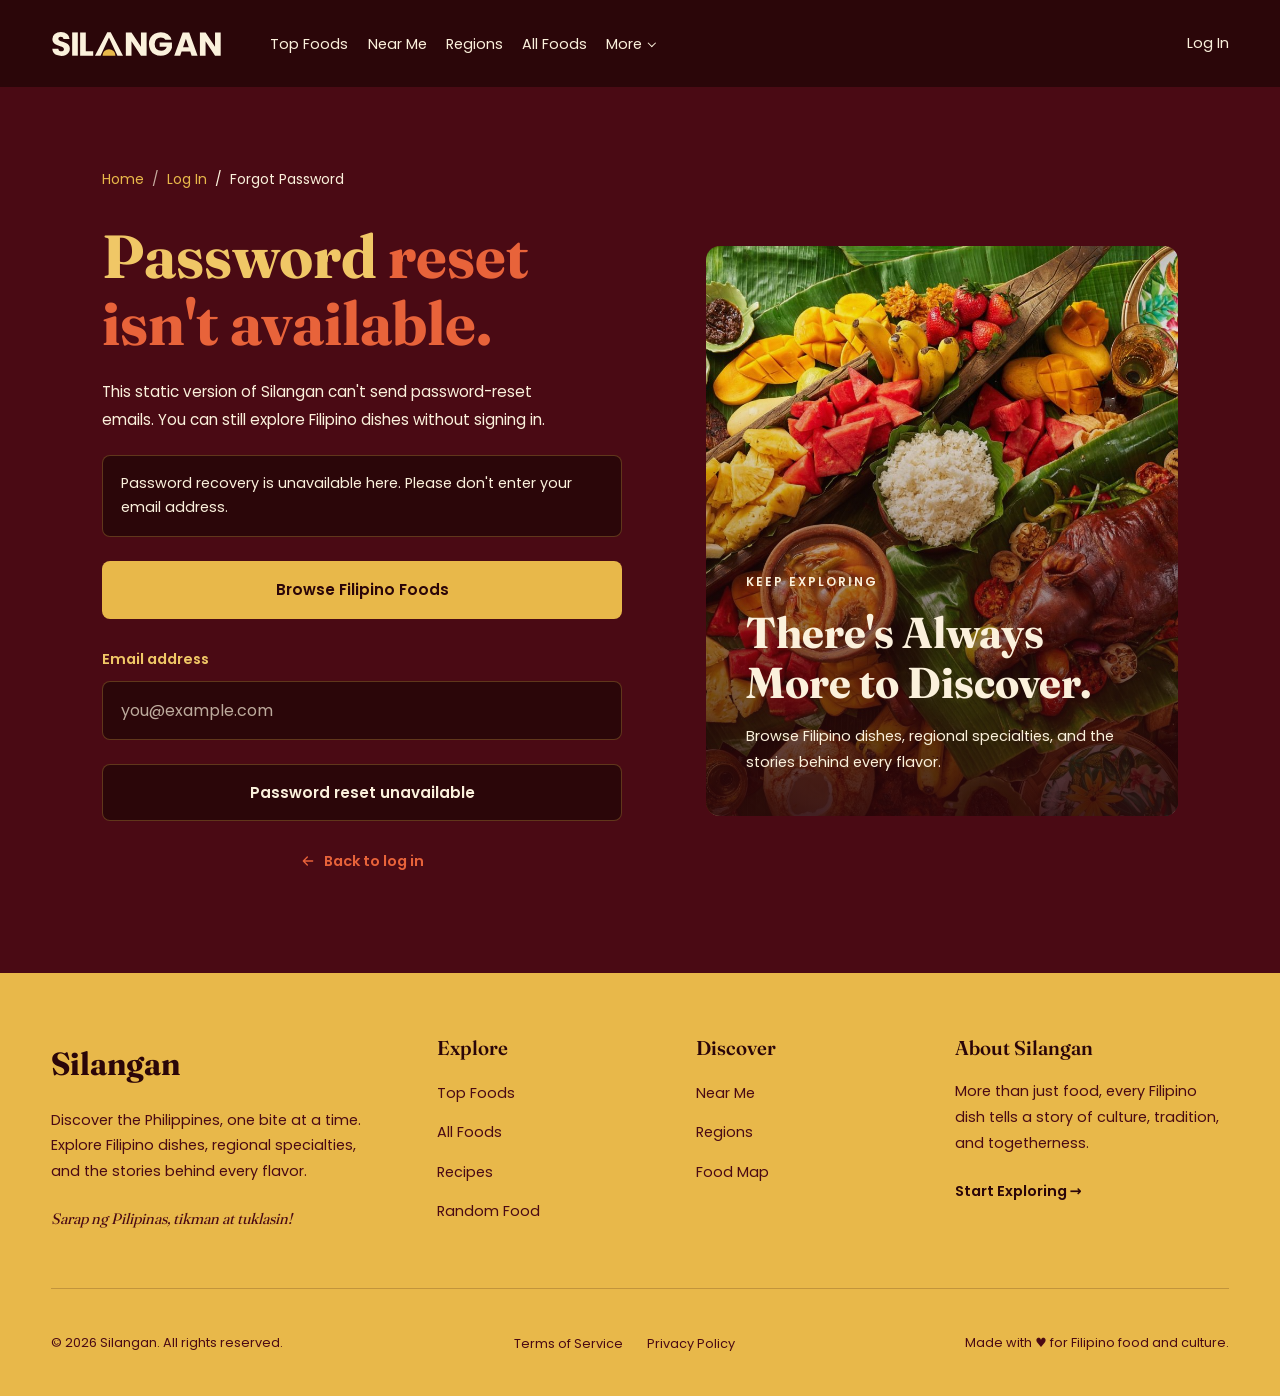
<file: pages/forgot-password.html>
<!DOCTYPE html>
<html lang="en">
<head>
    <meta charset="UTF-8">
    <meta name="viewport" content="width=device-width, initial-scale=1.0">

    <title>Forgot Password | SILANGAN</title>
    <meta name="description" content="Password recovery is unavailable on the static Silangan site. Browse Filipino dishes and stories without an account.">

    <link rel="icon" href="../assets/images/logo/favicon.svg" type="image/svg+xml">
    <link rel="stylesheet" href="../css/style.css">
    <link rel="stylesheet" href="../css/auth.css">
    <link rel="stylesheet" href="../css/forgot-password.css">
    <script src="../js/nav.js" defer></script>
</head>
<body>
    <div class="container">
        <a href="#main" class="skip-link">Skip to main content</a>

        <header class="site-header">
            <nav class="site-nav full-bleed" aria-label="Main navigation">
                <a href="../index.html" class="site-nav-logo" aria-label="Silangan home">
                    <img
                        src="../assets/images/logo/logo.svg"
                        alt="Silangan">
                </a>

                <button
                    class="site-nav-toggle"
                    type="button"
                    aria-label="Open menu"
                    aria-expanded="false">
                    <svg class="icon-menu" viewBox="0 0 24 24" aria-hidden="true">
                        <path d="M4 7h16M4 12h16M4 17h16"></path>
                    </svg>
                    <svg class="icon-close" viewBox="0 0 24 24" aria-hidden="true">
                        <path d="M6 6l12 12M18 6L6 18"></path>
                    </svg>
                </button>

                <ul class="site-nav-links list-reset">
                    <li><a href="top-foods.html">Top Foods</a></li>
                    <li><a href="near-me.html">Near Me</a></li>
                    <li><a href="regions.html">Regions</a></li>
                    <li><a href="foods.html">All Foods</a></li>
                    <li>
                        <details class="site-nav-dropdown">
                            <summary>More</summary>
                            <ul class="site-nav-dropdown-menu list-reset">
                                <li><a href="recipes.html">Recipes</a></li>
                                <li><a href="map.html">Map</a></li>
                                <li><a href="random-food.html">Random Food</a></li>
                            </ul>
                        </details>
                    </li>
                </ul>

                <div class="site-nav-actions">
                    <a href="login.html" class="site-nav-cta">
                        Log In
                    </a>

                </div>
            </nav>
        </header>

        <main id="main" tabindex="-1">
            <section class="login-section full-bleed">
                <div class="login-container">
                    <div class="login-content">
                        <nav class="breadcrumb" aria-label="Breadcrumb">
                            <ol class="breadcrumb-list list-reset">
                                <li><a href="../index.html">Home</a></li>
                                <li><a href="login.html">Log In</a></li>
                                <li aria-current="page">Forgot Password</li>
                            </ol>
                        </nav>

                        <h1>Password <span>reset isn't available.</span></h1>

                        <p class="login-description">
                            This static version of Silangan can't send
                            password-reset emails. You can still explore
                            Filipino dishes without signing in.
                        </p>

                        <p class="auth-availability" id="auth-availability">
                            Password recovery is unavailable here. Please
                            don't enter your email address.
                        </p>

                        <a href="foods.html" class="auth-browse-link">
                            Browse Filipino Foods
                        </a>

                        <div class="login-form auth-disabled" aria-describedby="auth-availability">
                            <div class="form-group">
                                <label for="email">Email address</label>

                                <input
                                    type="email"
                                    id="email"
                                    placeholder="you@example.com"
                                    disabled>
                            </div>

                            <button type="button" class="login-button" disabled>
                                Password reset unavailable
                            </button>
                        </div>

                        <p class="back-to-login">
                            <a href="login.html">
                                <svg viewBox="0 0 24 24" aria-hidden="true">
                                    <path d="M19 12H5M11 6l-6 6 6 6"></path>
                                </svg>

                                Back to log in
                            </a>
                        </p>
                    </div>

                    <div class="login-image">
                        <img
                            src="../assets/images/foods/filipino-feast.jpg"
                            alt="A spread of traditional Filipino dishes">

                        <div class="login-image-overlay">
                            <span>KEEP EXPLORING</span>

                            <h2>There's Always More to Discover.</h2>

                            <p>
                                Browse Filipino dishes, regional specialties,
                                and the stories behind every flavor.
                            </p>
                        </div>
                    </div>
                </div>
            </section>
        </main>

        <footer class="footer full-bleed">
            <div class="footer-container">
                <div class="footer-main">
                    <div class="footer-brand">
                        <a href="../index.html" class="footer-logo">
                            Silangan
                        </a>

                        <p>
                            Discover the Philippines, one bite at a time.
                            Explore Filipino dishes, regional specialties,
                            and the stories behind every flavor.
                        </p>

                        <span class="footer-brand-tagline">
                            Sarap ng Pilipinas, tikman at tuklasin!
                        </span>
                    </div>

                    <div class="footer-links">
                        <h3>Explore</h3>

                        <ul class="list-reset">
                            <li><a href="top-foods.html">Top Foods</a></li>
                            <li><a href="foods.html">All Foods</a></li>
                            <li><a href="recipes.html">Recipes</a></li>
                            <li><a href="random-food.html">Random Food</a></li>
                        </ul>
                    </div>

                    <div class="footer-links">
                        <h3>Discover</h3>

                        <ul class="list-reset">
                            <li><a href="near-me.html">Near Me</a></li>
                            <li><a href="regions.html">Regions</a></li>
                            <li><a href="map.html">Food Map</a></li>
                        </ul>
                    </div>

                    <div class="footer-about">
                        <h3>About Silangan</h3>

                        <p>
                            More than just food, every Filipino dish
                            tells a story of culture, tradition,
                            and togetherness.
                        </p>

                        <a href="foods.html" class="footer-explore-link">
                            Start Exploring →
                        </a>
                    </div>
                </div>

                <div class="footer-bottom">
                    <p>
                        © 2026 Silangan. All rights reserved.
                    </p>

                    <ul class="footer-legal list-reset">
                        <li><a href="terms.html">Terms of Service</a></li>
                        <li><a href="privacy.html">Privacy Policy</a></li>
                    </ul>

                    <span>
                        Made with ♥ for Filipino food and culture.
                    </span>
                </div>
            </div>
        </footer>
    </div>
</body>
</html>
</file>
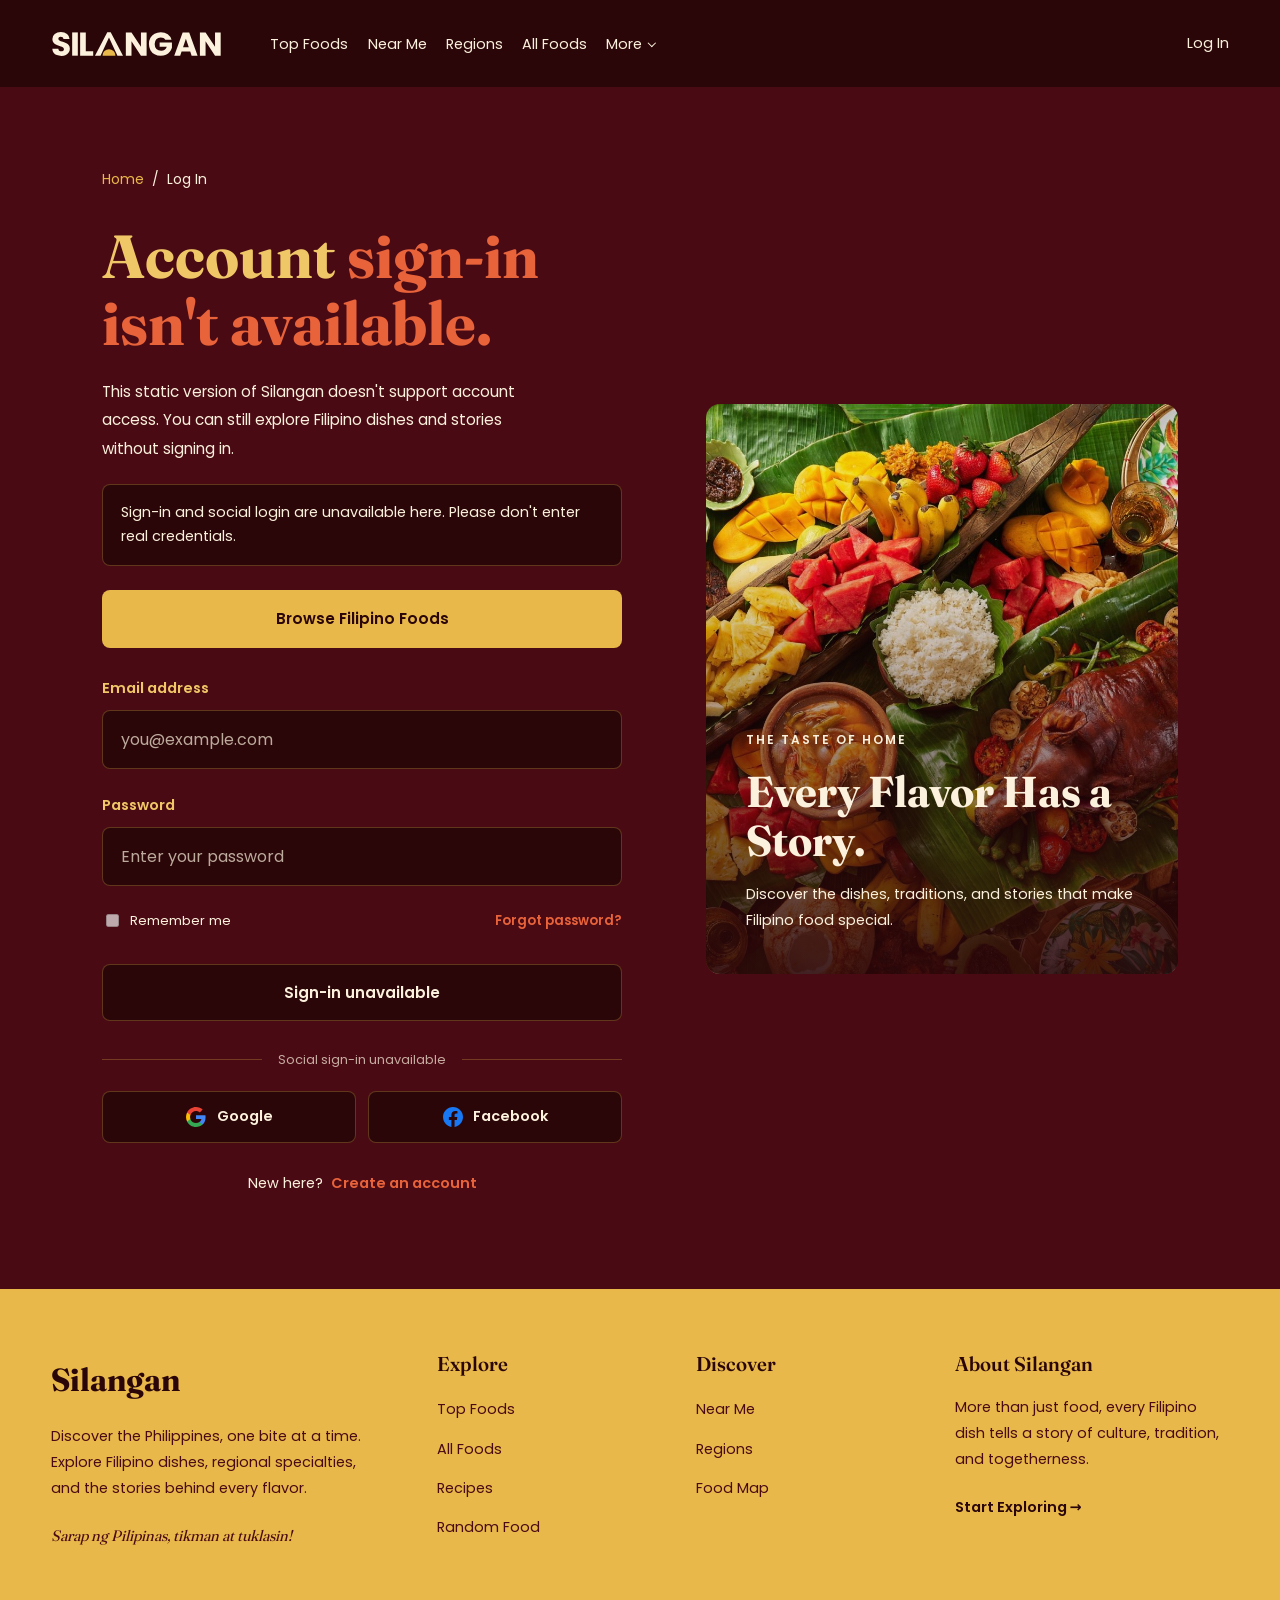
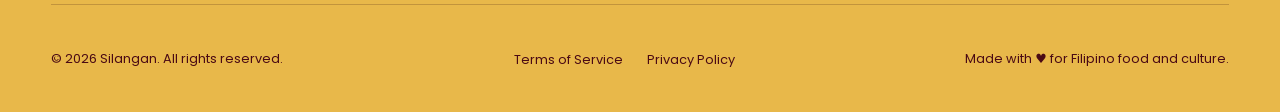
<file: pages/login.html>
<!DOCTYPE html>
<html lang="en">
<head>
    <meta charset="UTF-8">
    <meta name="viewport" content="width=device-width, initial-scale=1.0">

    <title>Log In | SILANGAN</title>
    <meta name="description" content="Account sign-in is unavailable on the static Silangan site. Browse Filipino dishes and stories without an account.">

    <link rel="icon" href="../assets/images/logo/favicon.svg" type="image/svg+xml">
    <link rel="stylesheet" href="../css/style.css">
    <link rel="stylesheet" href="../css/auth.css">
    <script src="../js/nav.js" defer></script>
</head>
<body>
    <div class="container">
        <a href="#main" class="skip-link">Skip to main content</a>

        <header class="site-header">
            <nav class="site-nav full-bleed" aria-label="Main navigation">
                <a href="../index.html" class="site-nav-logo" aria-label="Silangan home">
                    <img
                        src="../assets/images/logo/logo.svg"
                        alt="Silangan">
                </a>

                <button
                    class="site-nav-toggle"
                    type="button"
                    aria-label="Open menu"
                    aria-expanded="false">
                    <svg class="icon-menu" viewBox="0 0 24 24" aria-hidden="true">
                        <path d="M4 7h16M4 12h16M4 17h16"></path>
                    </svg>
                    <svg class="icon-close" viewBox="0 0 24 24" aria-hidden="true">
                        <path d="M6 6l12 12M18 6L6 18"></path>
                    </svg>
                </button>

                <ul class="site-nav-links list-reset">
                    <li><a href="top-foods.html">Top Foods</a></li>
                    <li><a href="near-me.html">Near Me</a></li>
                    <li><a href="regions.html">Regions</a></li>
                    <li><a href="foods.html">All Foods</a></li>
                    <li>
                        <details class="site-nav-dropdown">
                            <summary>More</summary>
                            <ul class="site-nav-dropdown-menu list-reset">
                                <li><a href="recipes.html">Recipes</a></li>
                                <li><a href="map.html">Map</a></li>
                                <li><a href="random-food.html">Random Food</a></li>
                            </ul>
                        </details>
                    </li>
                </ul>

                <div class="site-nav-actions">
                    <a href="login.html" class="site-nav-cta">
                        Log In
                    </a>

                </div>
            </nav>
        </header>

        <main id="main" tabindex="-1">
            <section class="login-section full-bleed">
                <div class="login-container">
                    <div class="login-content">
                        <nav class="breadcrumb" aria-label="Breadcrumb">
                            <ol class="breadcrumb-list list-reset">
                                <li><a href="../index.html">Home</a></li>
                                <li aria-current="page">Log In</li>
                            </ol>
                        </nav>

                        <h1>Account <span>sign-in isn't available.</span></h1>

                        <p class="login-description">
                            This static version of Silangan doesn't support
                            account access. You can still explore Filipino
                            dishes and stories without signing in.
                        </p>

                        <p class="auth-availability" id="auth-availability">
                            Sign-in and social login are unavailable here.
                            Please don't enter real credentials.
                        </p>

                        <a href="foods.html" class="auth-browse-link">
                            Browse Filipino Foods
                        </a>

                        <div class="login-form auth-disabled" aria-describedby="auth-availability">
                            <div class="form-group">
                                <label for="email">Email address</label>

                                <input
                                    type="email"
                                    id="email"
                                    placeholder="you@example.com"
                                    disabled>
                            </div>

                            <div class="form-group">
                                <label for="password">Password</label>

                                <input
                                    type="password"
                                    id="password"
                                    placeholder="Enter your password"
                                    disabled>
                            </div>

                            <div class="login-options">
                                <label class="remember-me">
                                    <input type="checkbox" disabled>
                                    <span>Remember me</span>
                                </label>

                                <a href="forgot-password.html" class="forgot-password">
                                    Forgot password?
                                </a>
                            </div>

                            <button type="button" class="login-button" disabled>
                                Sign-in unavailable
                            </button>
                        </div>

                        <div class="login-divider">
                            <span>Social sign-in unavailable</span>
                        </div>

                        <div
                            class="social-login"
                            role="group"
                            aria-label="Unavailable social sign-in options">
                            <button type="button" class="social-button" disabled>
                                <svg viewBox="0 0 24 24" aria-hidden="true">
                                    <path fill="#4285F4" d="M23.49 12.27c0-.79-.07-1.54-.19-2.27H12v4.51h6.47c-.29 1.48-1.14 2.73-2.4 3.58v3h3.86c2.26-2.09 3.56-5.17 3.56-8.82z"/>
                                    <path fill="#34A853" d="M12 24c3.24 0 5.95-1.08 7.93-2.91l-3.86-3c-1.08.72-2.45 1.16-4.07 1.16-3.13 0-5.78-2.11-6.73-4.96H1.29v3.09C3.26 21.3 7.31 24 12 24z"/>
                                    <path fill="#FBBC05" d="M5.27 14.29c-.25-.72-.38-1.49-.38-2.29s.14-1.57.38-2.29V6.62H1.29C.47 8.24 0 10.06 0 12s.47 3.76 1.29 5.38l3.98-3.09z"/>
                                    <path fill="#EA4335" d="M12 4.75c1.77 0 3.35.61 4.6 1.8l3.42-3.42C17.95 1.19 15.24 0 12 0 7.31 0 3.26 2.7 1.29 6.62l3.98 3.09C6.22 6.86 8.87 4.75 12 4.75z"/>
                                </svg>

                                <span>Google</span>
                            </button>

                            <button type="button" class="social-button" disabled>
                                <svg viewBox="0 0 24 24" aria-hidden="true">
                                    <path fill="#1877F2" d="M24 12.073c0-6.627-5.373-12-12-12s-12 5.373-12 12c0 5.99 4.388 10.954 10.125 11.854v-8.385H7.078v-3.47h3.047V9.43c0-3.007 1.792-4.669 4.533-4.669 1.312 0 2.686.235 2.686.235v2.953H15.83c-1.491 0-1.956.925-1.956 1.874v2.25h3.328l-.532 3.47h-2.796v8.385C19.612 23.027 24 18.062 24 12.073z"/>
                                </svg>

                                <span>Facebook</span>
                            </button>
                        </div>

                        <p class="signup-text">
                            New here?
                            <a href="signup.html">Create an account</a>
                        </p>
                    </div>

                    <div class="login-image">
                        <img
                            src="../assets/images/foods/filipino-feast.jpg"
                            alt="A spread of traditional Filipino dishes">

                        <div class="login-image-overlay">
                            <span>THE TASTE OF HOME</span>

                            <h2>Every Flavor Has a Story.</h2>

                            <p>
                                Discover the dishes, traditions, and
                                stories that make Filipino food special.
                            </p>
                        </div>
                    </div>
                </div>
            </section>
        </main>

        <footer class="footer full-bleed">
            <div class="footer-container">
                <div class="footer-main">
                    <div class="footer-brand">
                        <a href="../index.html" class="footer-logo">
                            Silangan
                        </a>

                        <p>
                            Discover the Philippines, one bite at a time.
                            Explore Filipino dishes, regional specialties,
                            and the stories behind every flavor.
                        </p>

                        <span class="footer-brand-tagline">
                            Sarap ng Pilipinas, tikman at tuklasin!
                        </span>
                    </div>

                    <div class="footer-links">
                        <h3>Explore</h3>

                        <ul class="list-reset">
                            <li><a href="top-foods.html">Top Foods</a></li>
                            <li><a href="foods.html">All Foods</a></li>
                            <li><a href="recipes.html">Recipes</a></li>
                            <li><a href="random-food.html">Random Food</a></li>
                        </ul>
                    </div>

                    <div class="footer-links">
                        <h3>Discover</h3>

                        <ul class="list-reset">
                            <li><a href="near-me.html">Near Me</a></li>
                            <li><a href="regions.html">Regions</a></li>
                            <li><a href="map.html">Food Map</a></li>
                        </ul>
                    </div>

                    <div class="footer-about">
                        <h3>About Silangan</h3>

                        <p>
                            More than just food, every Filipino dish
                            tells a story of culture, tradition,
                            and togetherness.
                        </p>

                        <a href="foods.html" class="footer-explore-link">
                            Start Exploring →
                        </a>
                    </div>
                </div>

                <div class="footer-bottom">
                    <p>
                        © 2026 Silangan. All rights reserved.
                    </p>

                    <ul class="footer-legal list-reset">
                        <li><a href="terms.html">Terms of Service</a></li>
                        <li><a href="privacy.html">Privacy Policy</a></li>
                    </ul>

                    <span>
                        Made with ♥ for Filipino food and culture.
                    </span>
                </div>
            </div>
        </footer>
    </div>
</body>
</html>
</file>
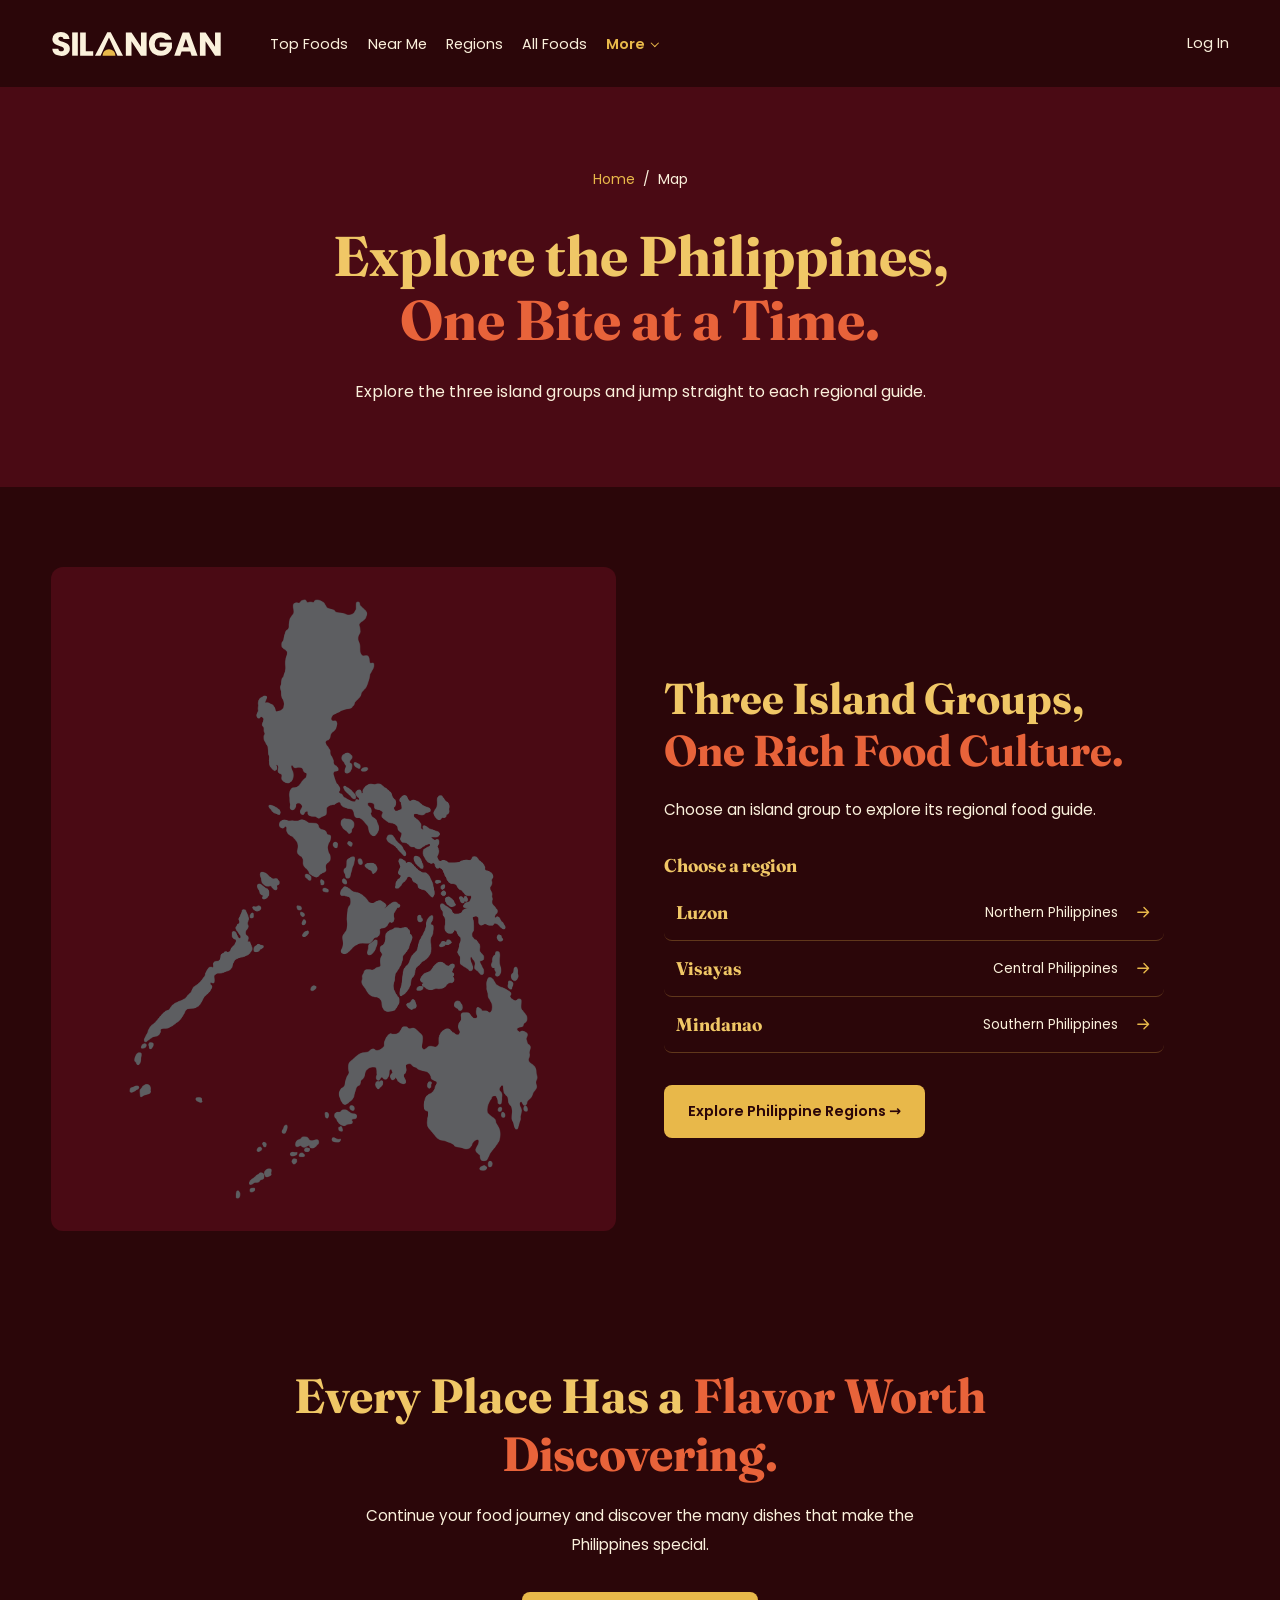
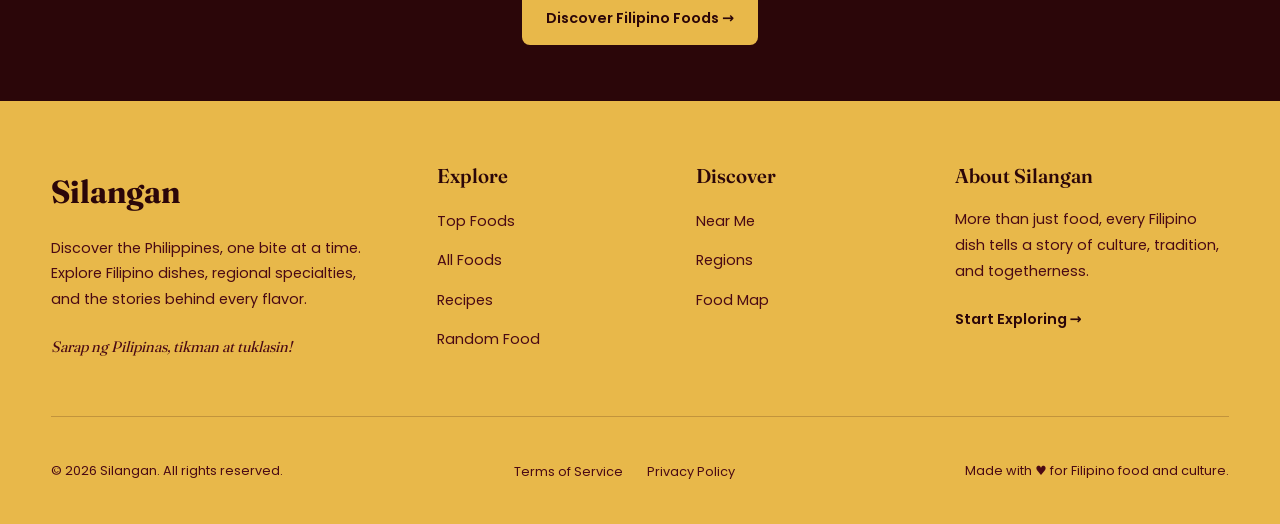
<file: pages/map.html>
<!DOCTYPE html>
<html lang="en">
<head>
    <meta charset="UTF-8">
    <meta name="viewport" content="width=device-width, initial-scale=1.0">

    <title>Explore the Philippines | SILANGAN</title>
    <meta name="description" content="Explore a map of Filipino dishes and see where each regional specialty comes from.">

    <link rel="icon" href="../assets/images/logo/favicon.svg" type="image/svg+xml">
    <link rel="stylesheet" href="../css/style.css">
    <link rel="stylesheet" href="../css/map.css">
    <script src="../js/nav.js" defer></script>
</head>
<body>
    <div class="container">
        <a href="#main" class="skip-link">Skip to main content</a>

        <header class="site-header">
            <nav class="site-nav full-bleed" aria-label="Main navigation">
                <a href="../index.html" class="site-nav-logo" aria-label="Silangan home">
                    <img
                        src="../assets/images/logo/logo.svg"
                        alt="Silangan">
                </a>

                <button
                    class="site-nav-toggle"
                    type="button"
                    aria-label="Open menu"
                    aria-expanded="false">
                    <svg class="icon-menu" viewBox="0 0 24 24" aria-hidden="true">
                        <path d="M4 7h16M4 12h16M4 17h16"></path>
                    </svg>
                    <svg class="icon-close" viewBox="0 0 24 24" aria-hidden="true">
                        <path d="M6 6l12 12M18 6L6 18"></path>
                    </svg>
                </button>

                <ul class="site-nav-links list-reset">
                    <li><a href="top-foods.html">Top Foods</a></li>
                    <li><a href="near-me.html">Near Me</a></li>
                    <li><a href="regions.html">Regions</a></li>
                    <li><a href="foods.html">All Foods</a></li>
                    <li>
                        <details class="site-nav-dropdown">
                            <summary>More</summary>
                            <ul class="site-nav-dropdown-menu list-reset">
                                <li><a href="recipes.html">Recipes</a></li>
                                <li><a href="map.html" aria-current="page">Map</a></li>
                                <li><a href="random-food.html">Random Food</a></li>
                            </ul>
                        </details>
                    </li>
                </ul>

                <div class="site-nav-actions">
                    <a href="login.html" class="site-nav-cta">
                        Log In
                    </a>

                </div>
            </nav>
        </header>

        <main id="main" tabindex="-1">
            <section class="map-intro full-bleed">
                <div class="map-intro-content">
                    <nav class="breadcrumb breadcrumb-centered" aria-label="Breadcrumb">
                        <ol class="breadcrumb-list list-reset">
                            <li><a href="../index.html">Home</a></li>
                            <li aria-current="page">Map</li>
                        </ol>
                    </nav>

                    <h1>
                        Explore the Philippines,
                        <span>One Bite at a Time.</span>
                    </h1>

                    <p>
                        Explore the three island groups and jump straight
                        to each regional guide.
                    </p>
                </div>
            </section>

            <section class="philippines-map-section full-bleed">
                <div class="philippines-map-container">
                    <div class="philippines-map-content">
                        <h2>
                            Three Island Groups,
                            <span>One Rich Food Culture.</span>
                        </h2>

                        <p>
                            Choose an island group to explore its regional
                            food guide.
                        </p>

                        <h3 class="map-island-list-heading" id="map-island-list-heading">
                            Choose a region
                        </h3>

                        <nav class="map-island-nav" aria-labelledby="map-island-list-heading">
                            <ul class="map-island-list list-reset">
                                <li>
                                    <a class="map-island-item" href="regions.html#luzon-favorites">
                                        <span class="map-island-item-name">Luzon</span>
                                        <span class="map-island-item-region">Northern Philippines</span>
                                        <svg viewBox="0 0 24 24" aria-hidden="true">
                                            <path d="M5 12h14m-6-6 6 6-6 6"></path>
                                        </svg>
                                    </a>
                                </li>
                                <li>
                                    <a class="map-island-item" href="regions.html#visayas-favorites">
                                        <span class="map-island-item-name">Visayas</span>
                                        <span class="map-island-item-region">Central Philippines</span>
                                        <svg viewBox="0 0 24 24" aria-hidden="true">
                                            <path d="M5 12h14m-6-6 6 6-6 6"></path>
                                        </svg>
                                    </a>
                                </li>
                                <li>
                                    <a class="map-island-item" href="regions.html#mindanao-favorites">
                                        <span class="map-island-item-name">Mindanao</span>
                                        <span class="map-island-item-region">Southern Philippines</span>
                                        <svg viewBox="0 0 24 24" aria-hidden="true">
                                            <path d="M5 12h14m-6-6 6 6-6 6"></path>
                                        </svg>
                                    </a>
                                </li>
                            </ul>
                        </nav>

                        <a href="regions.html" class="map-explore-button">
                            Explore Philippine Regions →
                        </a>
                    </div>

                    <div class="philippines-map-image">
                        <img
                            loading="lazy"
                            src="../assets/images/map/island-groups-philippines.png"
                            width="2465"
                            height="3615"
                            alt="Silhouette map of the Philippine archipelago; group boundaries are not labeled">
                    </div>
                </div>
            </section>

            <section class="map-cta full-bleed">
                <div class="map-cta-content">
                    <h2>
                        Every Place Has a
                        <span>Flavor Worth Discovering.</span>
                    </h2>

                    <p>
                        Continue your food journey and discover the
                        many dishes that make the Philippines special.
                    </p>

                    <a href="foods.html" class="map-cta-button">
                        Discover Filipino Foods →
                    </a>
                </div>
            </section>
        </main>

        <footer class="footer full-bleed">
            <div class="footer-container">
                <div class="footer-main">
                    <div class="footer-brand">
                        <a href="../index.html" class="footer-logo">
                            Silangan
                        </a>

                        <p>
                            Discover the Philippines, one bite at a time.
                            Explore Filipino dishes, regional specialties,
                            and the stories behind every flavor.
                        </p>

                        <span class="footer-brand-tagline">
                            Sarap ng Pilipinas, tikman at tuklasin!
                        </span>
                    </div>

                    <div class="footer-links">
                        <h3>Explore</h3>

                        <ul class="list-reset">
                            <li><a href="top-foods.html">Top Foods</a></li>
                            <li><a href="foods.html">All Foods</a></li>
                            <li><a href="recipes.html">Recipes</a></li>
                            <li><a href="random-food.html">Random Food</a></li>
                        </ul>
                    </div>

                    <div class="footer-links">
                        <h3>Discover</h3>

                        <ul class="list-reset">
                            <li><a href="near-me.html">Near Me</a></li>
                            <li><a href="regions.html">Regions</a></li>
                            <li><a href="map.html">Food Map</a></li>
                        </ul>
                    </div>

                    <div class="footer-about">
                        <h3>About Silangan</h3>

                        <p>
                            More than just food, every Filipino dish
                            tells a story of culture, tradition,
                            and togetherness.
                        </p>

                        <a href="foods.html" class="footer-explore-link">
                            Start Exploring →
                        </a>
                    </div>
                </div>

                <div class="footer-bottom">
                    <p>
                        © 2026 Silangan. All rights reserved.
                    </p>

                    <ul class="footer-legal list-reset">
                        <li><a href="terms.html">Terms of Service</a></li>
                        <li><a href="privacy.html">Privacy Policy</a></li>
                    </ul>

                    <span>
                        Made with ♥ for Filipino food and culture.
                    </span>
                </div>
            </div>
        </footer>
    </div>
</body>
</html>
</file>
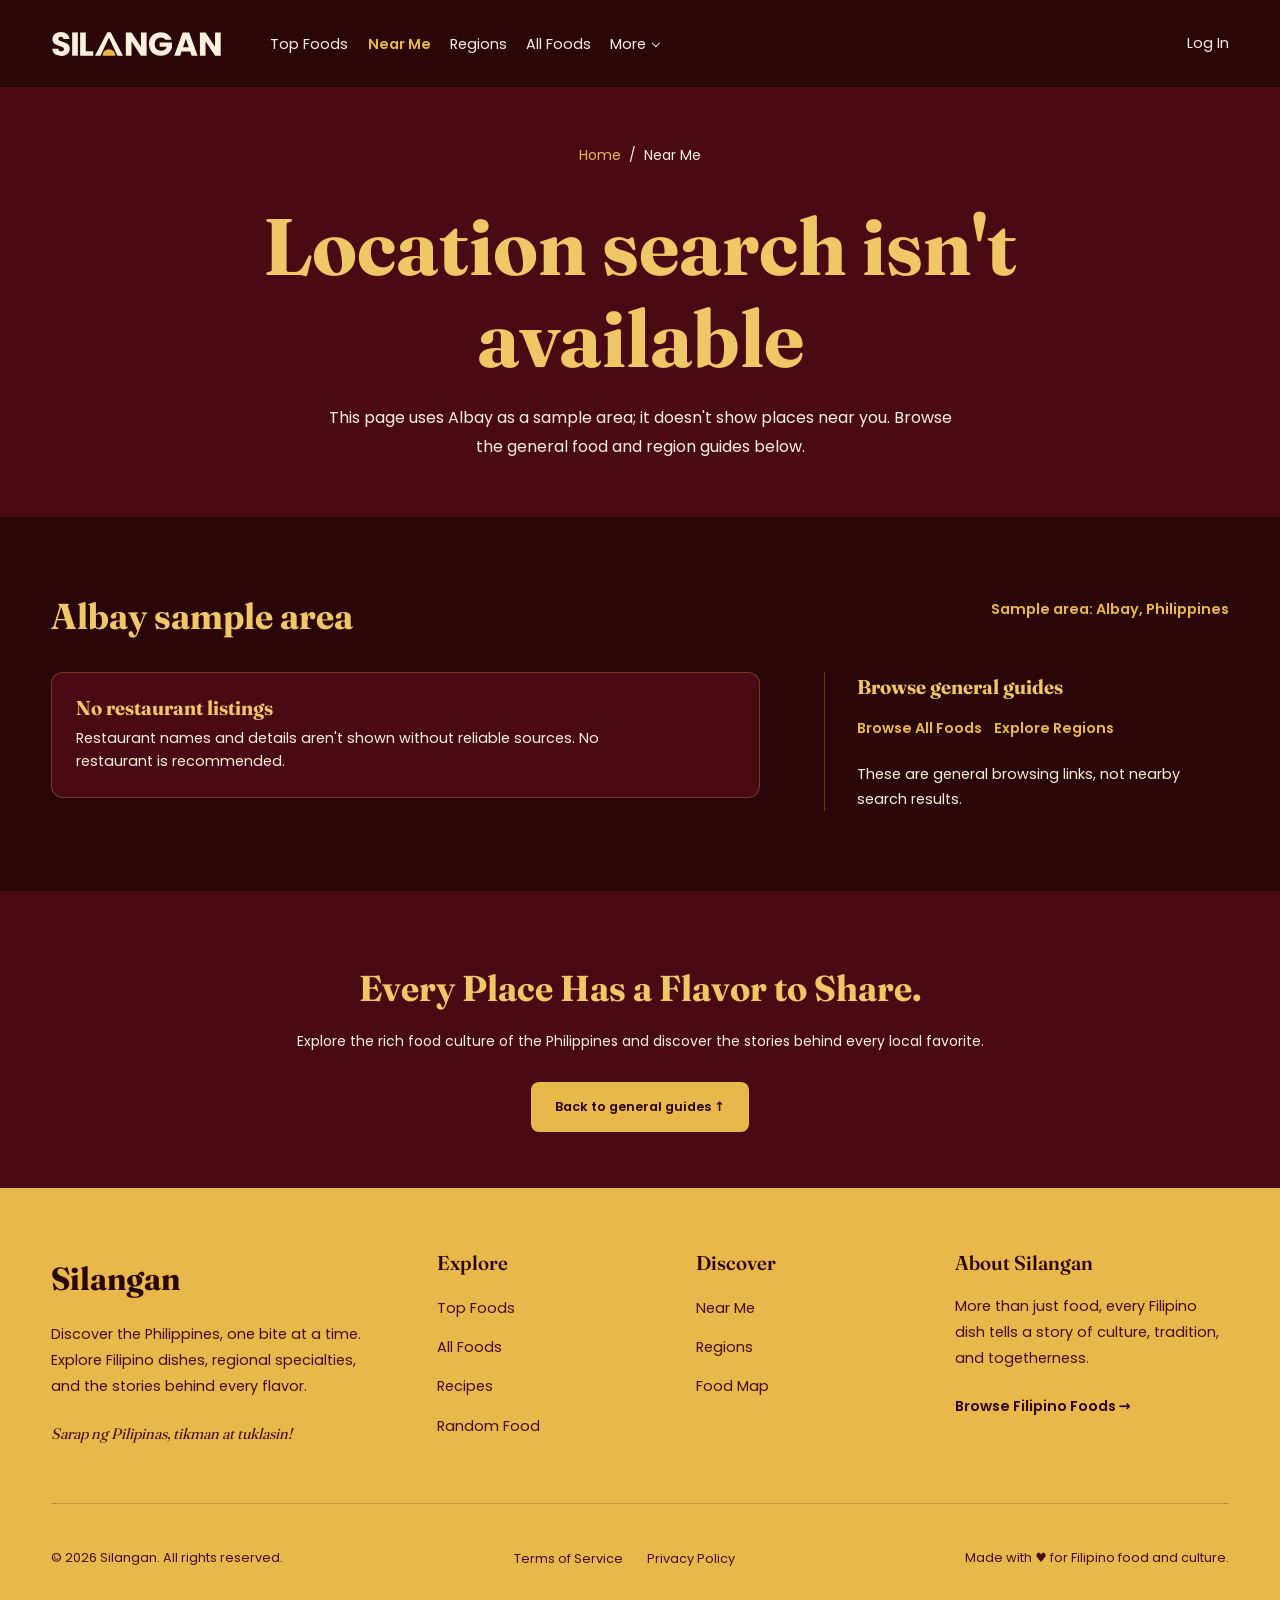
<file: pages/near-me.html>
<!DOCTYPE html>
<html lang="en">
<head>
    <meta charset="UTF-8">
    <meta name="viewport" content="width=device-width, initial-scale=1.0">

    <title>Near Me | SILANGAN</title>
    <meta name="description" content="Find Filipino food in your area. This page currently shows Albay as a sample area while location features are in development.">

    <link rel="icon" href="../assets/images/logo/favicon.svg" type="image/svg+xml">
    <link rel="stylesheet" href="../css/style.css">
    <link rel="stylesheet" href="../css/near-me.css">
    <script src="../js/nav.js" defer></script>
</head>
<body>
    <div class="container">
        <a href="#main" class="skip-link">Skip to main content</a>

        <header class="site-header">
            <nav class="site-nav full-bleed" aria-label="Main navigation">
                <a href="../index.html" class="site-nav-logo" aria-label="Silangan home">
                    <img
                        src="../assets/images/logo/logo.svg"
                        alt="Silangan">
                </a>

                <button
                    class="site-nav-toggle"
                    type="button"
                    aria-label="Open menu"
                    aria-expanded="false">
                    <svg class="icon-menu" viewBox="0 0 24 24" aria-hidden="true">
                        <path d="M4 7h16M4 12h16M4 17h16"></path>
                    </svg>
                    <svg class="icon-close" viewBox="0 0 24 24" aria-hidden="true">
                        <path d="M6 6l12 12M18 6L6 18"></path>
                    </svg>
                </button>

                <ul class="site-nav-links list-reset">
                    <li><a href="top-foods.html">Top Foods</a></li>
                    <li><a href="near-me.html" aria-current="page">Near Me</a></li>
                    <li><a href="regions.html">Regions</a></li>
                    <li><a href="foods.html">All Foods</a></li>
                    <li>
                        <details class="site-nav-dropdown">
                            <summary>More</summary>
                            <ul class="site-nav-dropdown-menu list-reset">
                                <li><a href="recipes.html">Recipes</a></li>
                                <li><a href="map.html">Map</a></li>
                                <li><a href="random-food.html">Random Food</a></li>
                            </ul>
                        </details>
                    </li>
                </ul>

                <div class="site-nav-actions">
                    <a href="login.html" class="site-nav-cta">
                        Log In
                    </a>

                </div>
            </nav>
        </header>

        <main id="main" tabindex="-1">
            <section class="near-intro full-bleed">
                <div class="near-intro-content">
                    <nav class="breadcrumb breadcrumb-centered" aria-label="Breadcrumb">
                        <ol class="breadcrumb-list list-reset">
                            <li><a href="../index.html">Home</a></li>
                            <li aria-current="page">Near Me</li>
                        </ol>
                    </nav>

                    <h1>Location search isn't available</h1>

                    <p>
                        This page uses Albay as a sample area; it doesn't show places near you.
                        Browse the general food and region guides below.
                    </p>
                </div>
            </section>

            <section class="near-spots full-bleed" id="near-spots">
                <div class="near-spots-container">
                    <div class="near-spots-header">
                        <h2>Albay sample area</h2>

                        <span class="near-spots-location">
                            Sample area: Albay, Philippines
                        </span>
                    </div>

                    <div class="near-preview-layout">
                        <div class="restaurant-preview-notice">
                            <h3>No restaurant listings</h3>
                            <p>
                                Restaurant names and details aren't shown without reliable
                                sources. No restaurant is recommended.
                            </p>
                        </div>

                        <aside class="near-general-browse">
                            <h3>Browse general guides</h3>
                            <ul class="list-reset">
                                <li><a href="foods.html">Browse All Foods</a></li>
                                <li><a href="regions.html">Explore Regions</a></li>
                            </ul>
                            <p>
                                These are general browsing links, not nearby search results.
                            </p>
                        </aside>
                    </div>
                </div>
            </section>

            <section class="near-explore full-bleed">
                <div class="near-explore-content">
                    <h2>
                        Every Place Has a Flavor to Share.
                    </h2>

                    <p>
                        Explore the rich food culture of the Philippines
                        and discover the stories behind every local favorite.
                    </p>

                    <a href="#near-spots" class="near-explore-button">
                        Back to general guides ↑
                    </a>
                </div>
            </section>
        </main>

        <footer class="footer full-bleed">
            <div class="footer-container">
                <div class="footer-main">
                    <div class="footer-brand">
                        <a href="../index.html" class="footer-logo">
                            Silangan
                        </a>

                        <p>
                            Discover the Philippines, one bite at a time.
                            Explore Filipino dishes, regional specialties,
                            and the stories behind every flavor.
                        </p>

                        <span class="footer-brand-tagline">
                            Sarap ng Pilipinas, tikman at tuklasin!
                        </span>
                    </div>

                    <div class="footer-links">
                        <h3>Explore</h3>

                        <ul class="list-reset">
                            <li><a href="top-foods.html">Top Foods</a></li>
                            <li><a href="foods.html">All Foods</a></li>
                            <li><a href="recipes.html">Recipes</a></li>
                            <li><a href="random-food.html">Random Food</a></li>
                        </ul>
                    </div>

                    <div class="footer-links">
                        <h3>Discover</h3>

                        <ul class="list-reset">
                            <li><a href="near-me.html">Near Me</a></li>
                            <li><a href="regions.html">Regions</a></li>
                            <li><a href="map.html">Food Map</a></li>
                        </ul>
                    </div>

                    <div class="footer-about">
                        <h3>About Silangan</h3>

                        <p>
                            More than just food, every Filipino dish
                            tells a story of culture, tradition,
                            and togetherness.
                        </p>

                        <a href="foods.html" class="footer-explore-link">
                            Browse Filipino Foods →
                        </a>
                    </div>
                </div>

                <div class="footer-bottom">
                    <p>
                        © 2026 Silangan. All rights reserved.
                    </p>

                    <ul class="footer-legal list-reset">
                        <li><a href="terms.html">Terms of Service</a></li>
                        <li><a href="privacy.html">Privacy Policy</a></li>
                    </ul>

                    <span>
                        Made with ♥ for Filipino food and culture.
                    </span>
                </div>
            </div>
        </footer>
    </div>
</body>
</html>
</file>
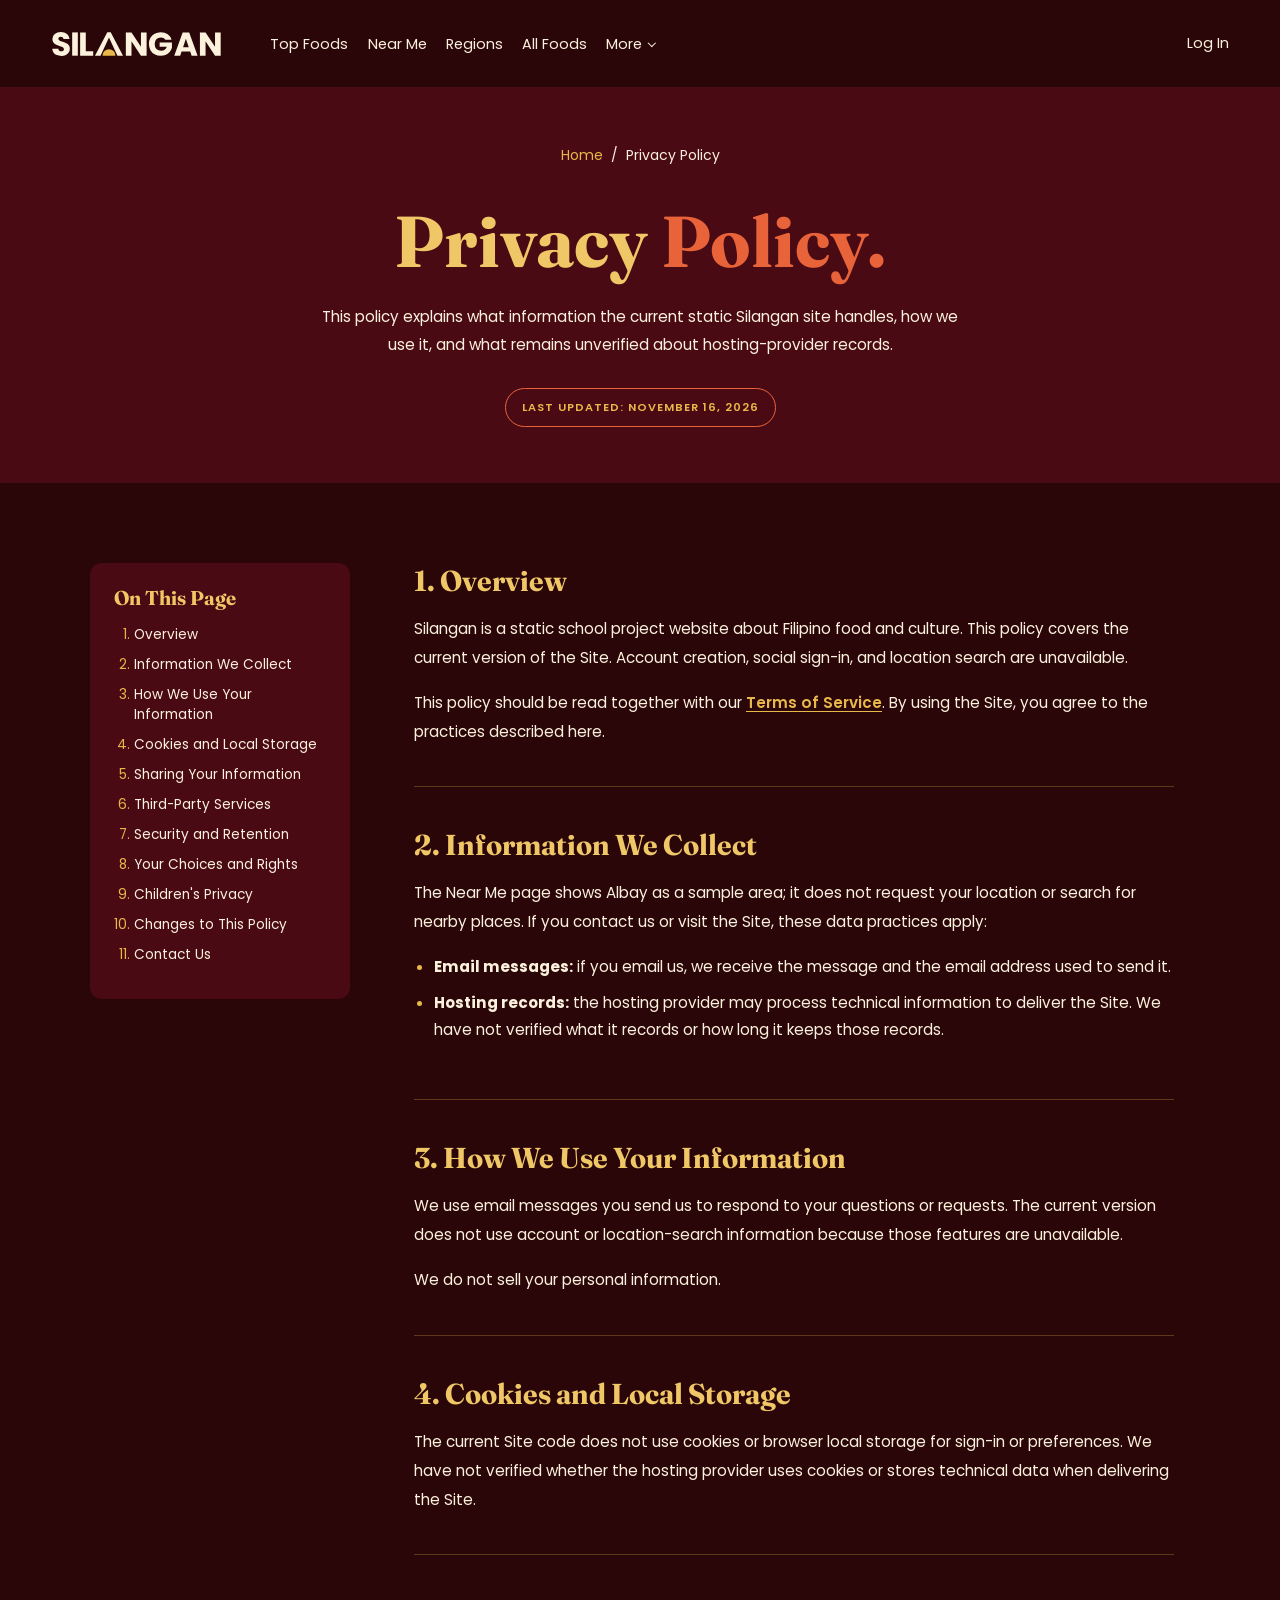
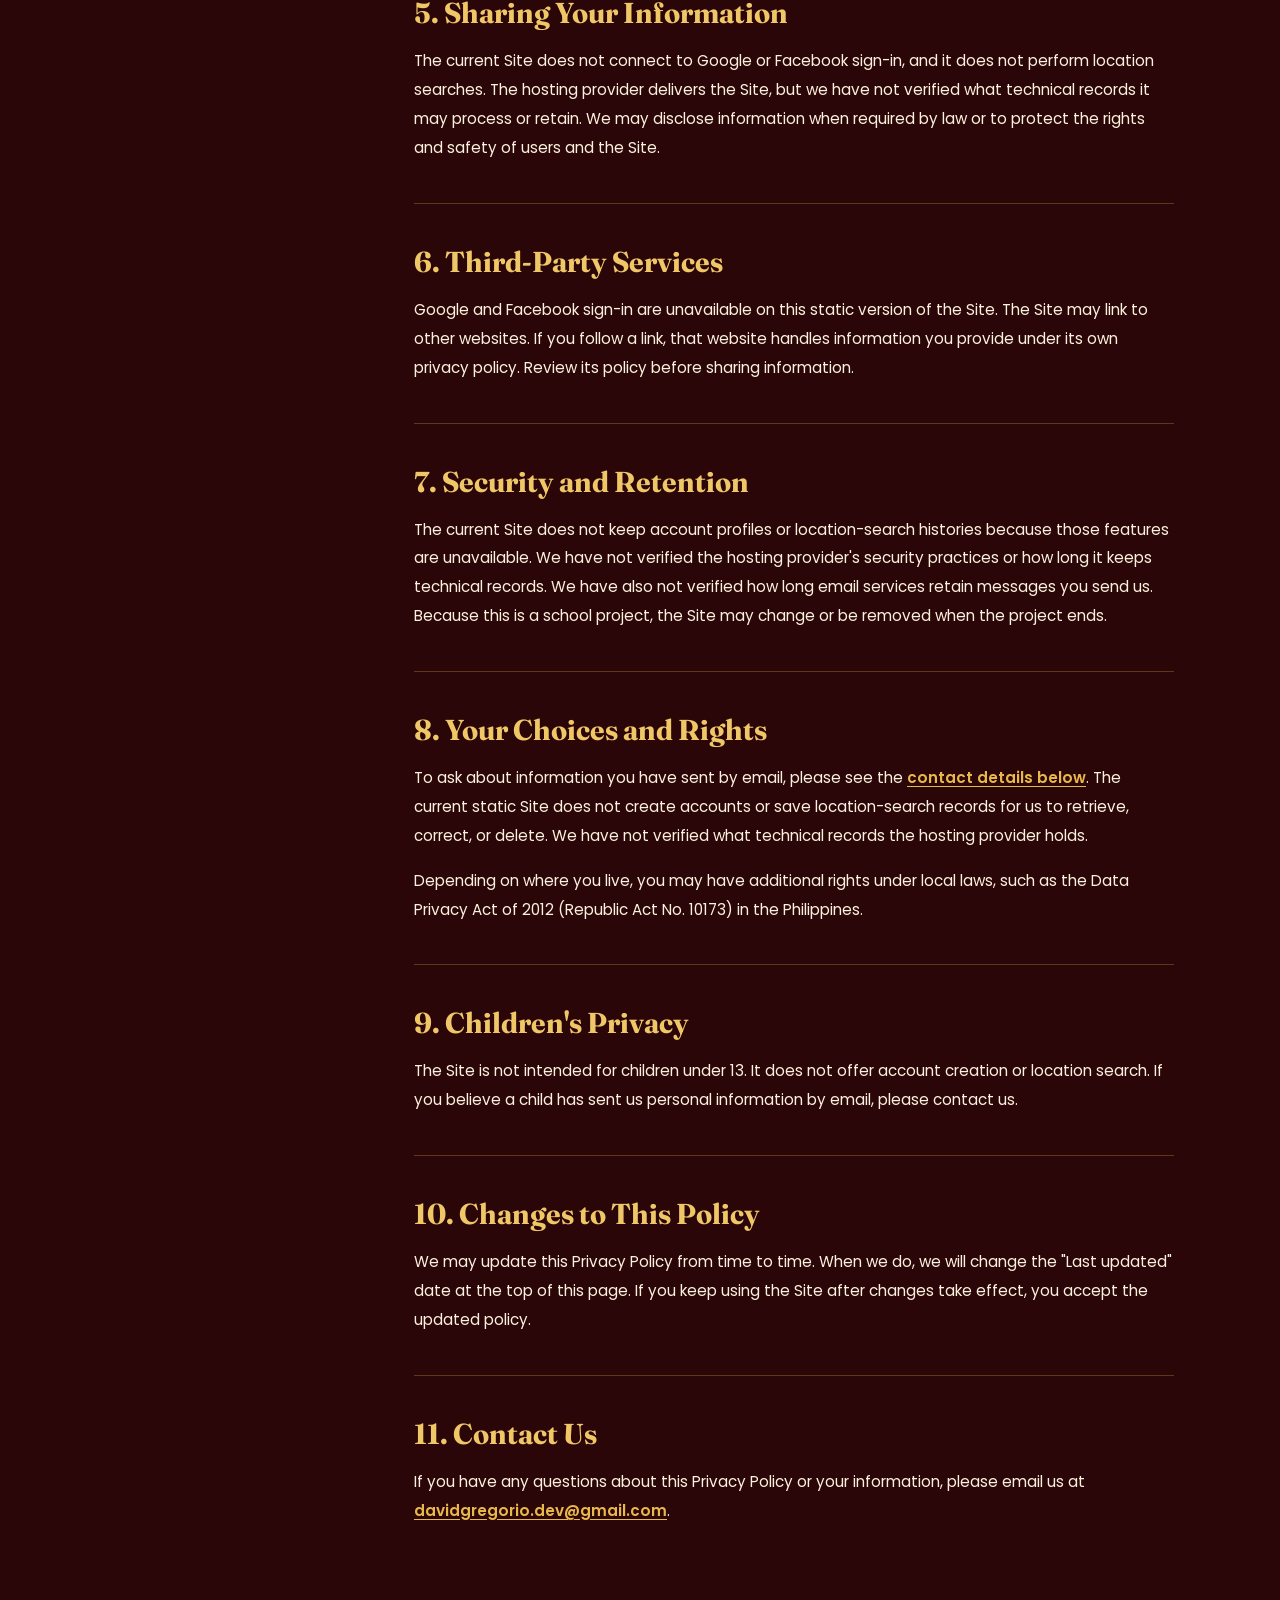
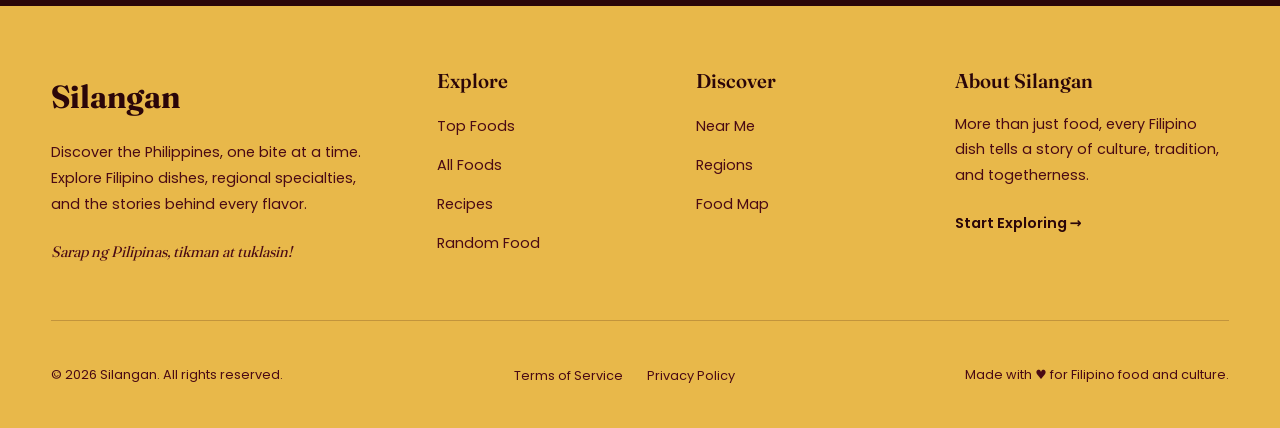
<file: pages/privacy.html>
<!DOCTYPE html>
<html lang="en">
<head>
    <meta charset="UTF-8">
    <meta name="viewport" content="width=device-width, initial-scale=1.0">

    <title>Privacy Policy | SILANGAN</title>
    <meta name="description" content="Privacy information for the current static Silangan site, including unavailable features and what remains unverified about hosting data.">

    <link rel="icon" href="../assets/images/logo/favicon.svg" type="image/svg+xml">
    <link rel="stylesheet" href="../css/style.css">
    <link rel="stylesheet" href="../css/legal.css">
    <script src="../js/nav.js" defer></script>
</head>
<body>
    <div class="container">
        <a href="#main" class="skip-link">Skip to main content</a>

        <header class="site-header">
            <nav class="site-nav full-bleed" aria-label="Main navigation">
                <a href="../index.html" class="site-nav-logo" aria-label="Silangan home">
                    <img
                        src="../assets/images/logo/logo.svg"
                        alt="Silangan">
                </a>

                <button
                    class="site-nav-toggle"
                    type="button"
                    aria-label="Open menu"
                    aria-expanded="false">
                    <svg class="icon-menu" viewBox="0 0 24 24" aria-hidden="true">
                        <path d="M4 7h16M4 12h16M4 17h16"></path>
                    </svg>
                    <svg class="icon-close" viewBox="0 0 24 24" aria-hidden="true">
                        <path d="M6 6l12 12M18 6L6 18"></path>
                    </svg>
                </button>

                <ul class="site-nav-links list-reset">
                    <li><a href="top-foods.html">Top Foods</a></li>
                    <li><a href="near-me.html">Near Me</a></li>
                    <li><a href="regions.html">Regions</a></li>
                    <li><a href="foods.html">All Foods</a></li>
                    <li>
                        <details class="site-nav-dropdown">
                            <summary>More</summary>
                            <ul class="site-nav-dropdown-menu list-reset">
                                <li><a href="recipes.html">Recipes</a></li>
                                <li><a href="map.html">Map</a></li>
                                <li><a href="random-food.html">Random Food</a></li>
                            </ul>
                        </details>
                    </li>
                </ul>

                <div class="site-nav-actions">
                    <a href="login.html" class="site-nav-cta">
                        Log In
                    </a>

                </div>
            </nav>
        </header>

        <main id="main" tabindex="-1">
            <section class="legal-intro full-bleed">
                <div class="legal-intro-content">
                    <nav class="breadcrumb breadcrumb-centered" aria-label="Breadcrumb">
                        <ol class="breadcrumb-list list-reset">
                            <li><a href="../index.html">Home</a></li>
                            <li aria-current="page">Privacy Policy</li>
                        </ol>
                    </nav>

                    <h1>Privacy <span>Policy.</span></h1>

                    <p>
                        This policy explains what information the current static
                        Silangan site handles, how we use it, and what remains
                        unverified about hosting-provider records.
                    </p>

                    <span class="legal-updated">
                        LAST UPDATED: NOVEMBER 16, 2026
                    </span>
                </div>
            </section>

            <section class="legal-section full-bleed">
                <div class="legal-container">
                    <nav class="legal-toc" aria-label="Table of contents">
                        <h2>On This Page</h2>

                        <ol>
                            <li><a href="#overview">Overview</a></li>
                            <li><a href="#information-we-collect">Information We Collect</a></li>
                            <li><a href="#how-we-use">How We Use Your Information</a></li>
                            <li><a href="#cookies">Cookies and Local Storage</a></li>
                            <li><a href="#sharing">Sharing Your Information</a></li>
                            <li><a href="#third-parties">Third-Party Services</a></li>
                            <li><a href="#security">Security and Retention</a></li>
                            <li><a href="#your-choices">Your Choices and Rights</a></li>
                            <li><a href="#children">Children's Privacy</a></li>
                            <li><a href="#changes">Changes to This Policy</a></li>
                            <li><a href="#contact">Contact Us</a></li>
                        </ol>
                    </nav>

                    <article class="legal-body">
                        <section class="legal-block" id="overview">
                            <h2>1. Overview</h2>

                            <p>
                                Silangan is a static school project website
                                about Filipino food and culture. This policy
                                covers the current version of the Site. Account
                                creation, social sign-in, and location search
                                are unavailable.
                            </p>

                            <p>
                                This policy should be read together with our
                                <a href="terms.html">Terms of Service</a>. By
                                using the Site, you agree to the practices
                                described here.
                            </p>
                        </section>

                        <section class="legal-block" id="information-we-collect">
                            <h2>2. Information We Collect</h2>

                            <p>
                                The Near Me page shows Albay as a sample area; it
                                does not request your location or search for
                                nearby places. If you contact us or visit the
                                Site, these data practices apply:
                            </p>

                            <ul>
                                <li>
                                    <strong>Email messages:</strong> if you email
                                    us, we receive the message and the email
                                    address used to send it.
                                </li>
                                <li>
                                    <strong>Hosting records:</strong> the hosting
                                    provider may process technical information to
                                    deliver the Site. We have not verified what
                                    it records or how long it keeps those records.
                                </li>
                            </ul>
                        </section>

                        <section class="legal-block" id="how-we-use">
                            <h2>3. How We Use Your Information</h2>

                            <p>
                                We use email messages you send us to respond to
                                your questions or requests. The current version
                                does not use account or location-search
                                information because those features are
                                unavailable.
                            </p>

                            <p>We do not sell your personal information.</p>
                        </section>

                        <section class="legal-block" id="cookies">
                            <h2>4. Cookies and Local Storage</h2>

                            <p>
                                The current Site code does not use cookies or
                                browser local storage for sign-in or preferences.
                                We have not verified whether the hosting provider
                                uses cookies or stores technical data when
                                delivering the Site.
                            </p>
                        </section>

                        <section class="legal-block" id="sharing">
                            <h2>5. Sharing Your Information</h2>

                            <p>
                                The current Site does not connect to Google or
                                Facebook sign-in, and it does not perform
                                location searches. The hosting provider delivers
                                the Site, but we have not verified what technical
                                records it may process or retain. We may disclose
                                information when required by law or to protect
                                the rights and safety of users and the Site.
                            </p>
                        </section>

                        <section class="legal-block" id="third-parties">
                            <h2>6. Third-Party Services</h2>

                            <p>
                                Google and Facebook sign-in are unavailable on
                                this static version of the Site. The Site may
                                link to other websites. If you follow a link,
                                that website handles information you provide
                                under its own privacy policy. Review its policy
                                before sharing information.
                            </p>
                        </section>

                        <section class="legal-block" id="security">
                            <h2>7. Security and Retention</h2>

                            <p>
                                The current Site does not keep account profiles
                                or location-search histories because those
                                features are unavailable. We have not verified
                                the hosting provider's security practices or how
                                long it keeps technical records. We have also
                                not verified how long email services retain
                                messages you send us. Because this is a school
                                project, the Site may change or be removed when
                                the project ends.
                            </p>
                        </section>

                        <section class="legal-block" id="your-choices">
                            <h2>8. Your Choices and Rights</h2>

                            <p>
                                To ask about information you have sent by email,
                                please see the <a href="#contact">contact details
                                below</a>. The current static Site does not
                                create accounts or save location-search records
                                for us to retrieve, correct, or delete. We have
                                not verified what technical records the hosting
                                provider holds.
                            </p>

                            <p>
                                Depending on where you live, you may have
                                additional rights under local laws, such as the
                                Data Privacy Act of 2012 (Republic Act No. 10173)
                                in the Philippines.
                            </p>
                        </section>

                        <section class="legal-block" id="children">
                            <h2>9. Children's Privacy</h2>

                            <p>
                                The Site is not intended for children under 13.
                                It does not offer account creation or location
                                search. If you believe a child has sent us
                                personal information by email, please contact us.
                            </p>
                        </section>

                        <section class="legal-block" id="changes">
                            <h2>10. Changes to This Policy</h2>

                            <p>
                                We may update this Privacy Policy from time to
                                time. When we do, we will change the "Last
                                updated" date at the top of this page. If you
                                keep using the Site after changes take effect,
                                you accept the updated policy.
                            </p>
                        </section>

                        <section class="legal-block" id="contact">
                            <h2>11. Contact Us</h2>

                            <p>
                                If you have any questions about this Privacy
                                Policy or your information, please email us at
                                <a href="mailto:davidgregorio.dev@gmail.com">davidgregorio.dev@gmail.com</a>.
                            </p>
                        </section>
                    </article>
                </div>
            </section>
        </main>

        <footer class="footer full-bleed">
            <div class="footer-container">
                <div class="footer-main">
                    <div class="footer-brand">
                        <a href="../index.html" class="footer-logo">
                            Silangan
                        </a>

                        <p>
                            Discover the Philippines, one bite at a time.
                            Explore Filipino dishes, regional specialties,
                            and the stories behind every flavor.
                        </p>

                        <span class="footer-brand-tagline">
                            Sarap ng Pilipinas, tikman at tuklasin!
                        </span>
                    </div>

                    <div class="footer-links">
                        <h3>Explore</h3>

                        <ul class="list-reset">
                            <li><a href="top-foods.html">Top Foods</a></li>
                            <li><a href="foods.html">All Foods</a></li>
                            <li><a href="recipes.html">Recipes</a></li>
                            <li><a href="random-food.html">Random Food</a></li>
                        </ul>
                    </div>

                    <div class="footer-links">
                        <h3>Discover</h3>

                        <ul class="list-reset">
                            <li><a href="near-me.html">Near Me</a></li>
                            <li><a href="regions.html">Regions</a></li>
                            <li><a href="map.html">Food Map</a></li>
                        </ul>
                    </div>

                    <div class="footer-about">
                        <h3>About Silangan</h3>

                        <p>
                            More than just food, every Filipino dish
                            tells a story of culture, tradition,
                            and togetherness.
                        </p>

                        <a href="foods.html" class="footer-explore-link">
                            Start Exploring →
                        </a>
                    </div>
                </div>

                <div class="footer-bottom">
                    <p>
                        © 2026 Silangan. All rights reserved.
                    </p>

                    <ul class="footer-legal list-reset">
                        <li><a href="terms.html">Terms of Service</a></li>
                        <li><a href="privacy.html">Privacy Policy</a></li>
                    </ul>

                    <span>
                        Made with ♥ for Filipino food and culture.
                    </span>
                </div>
            </div>
        </footer>
    </div>
</body>
</html>
</file>
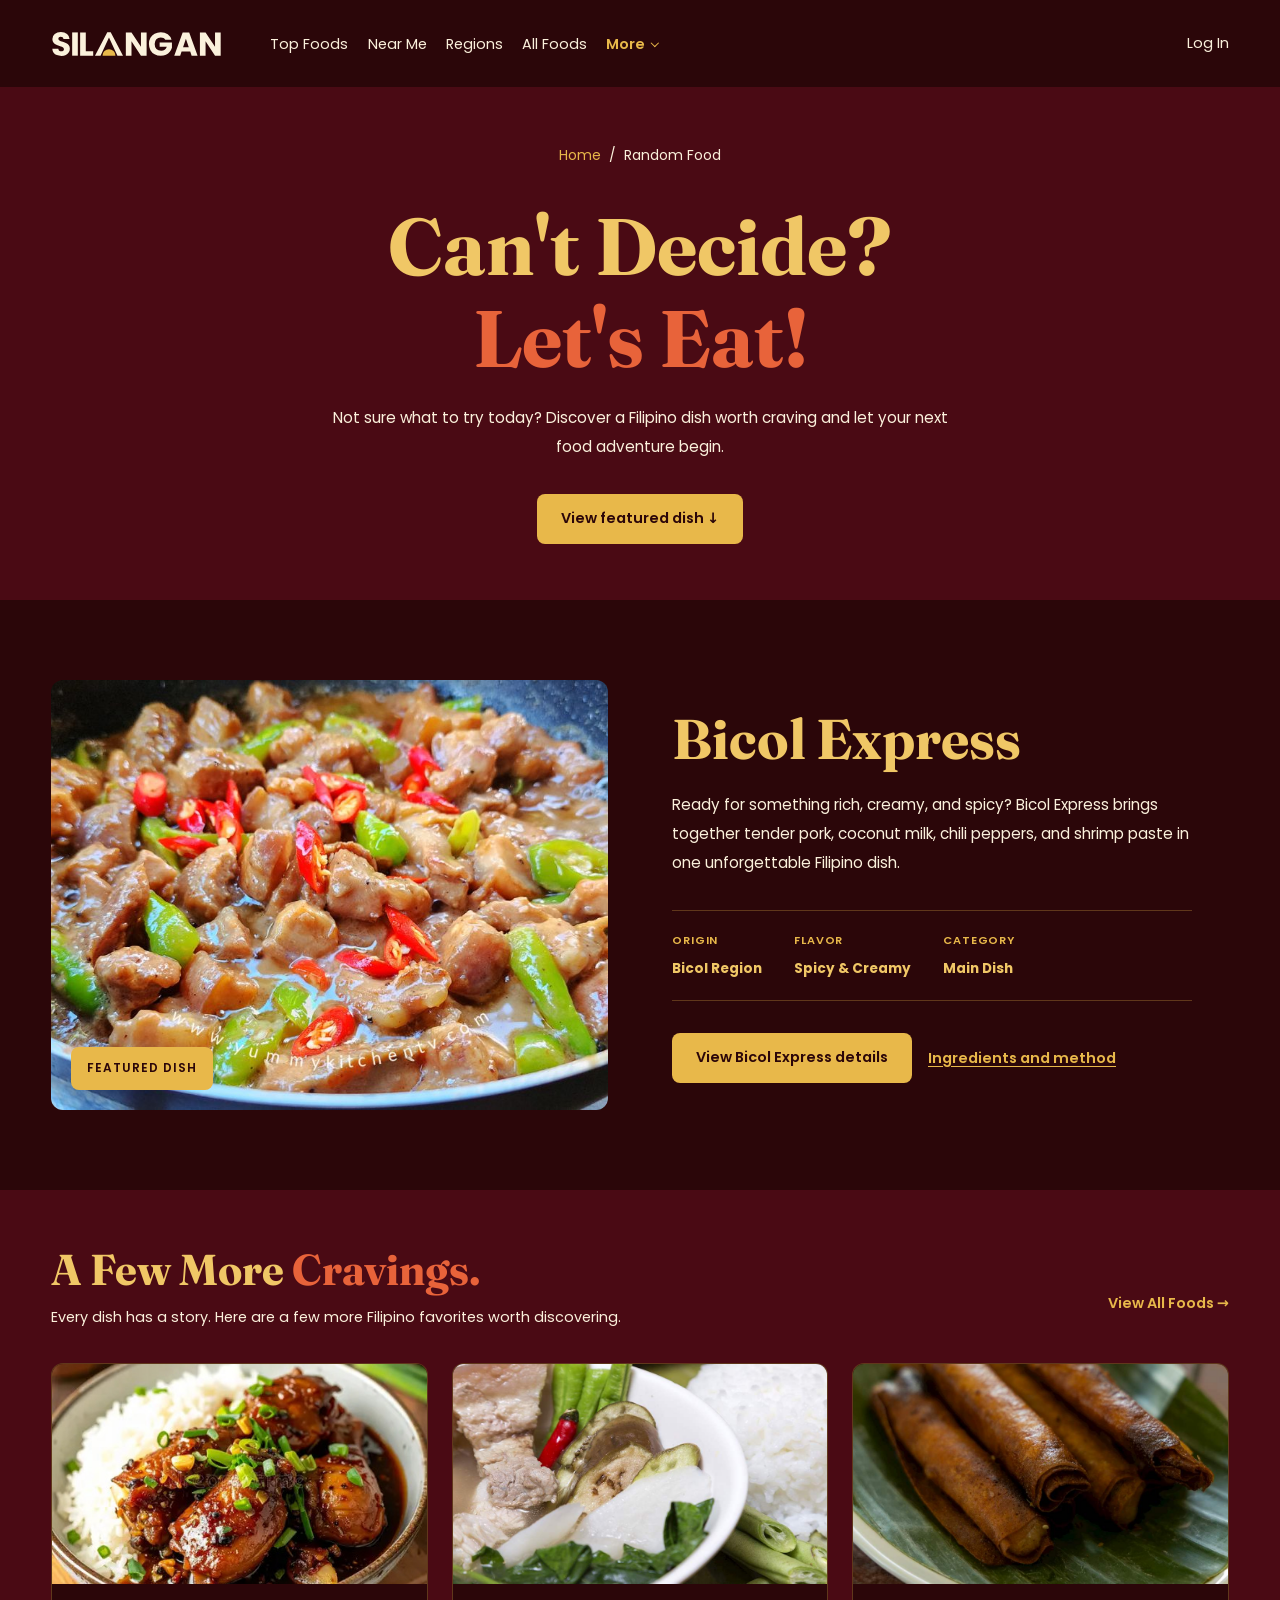
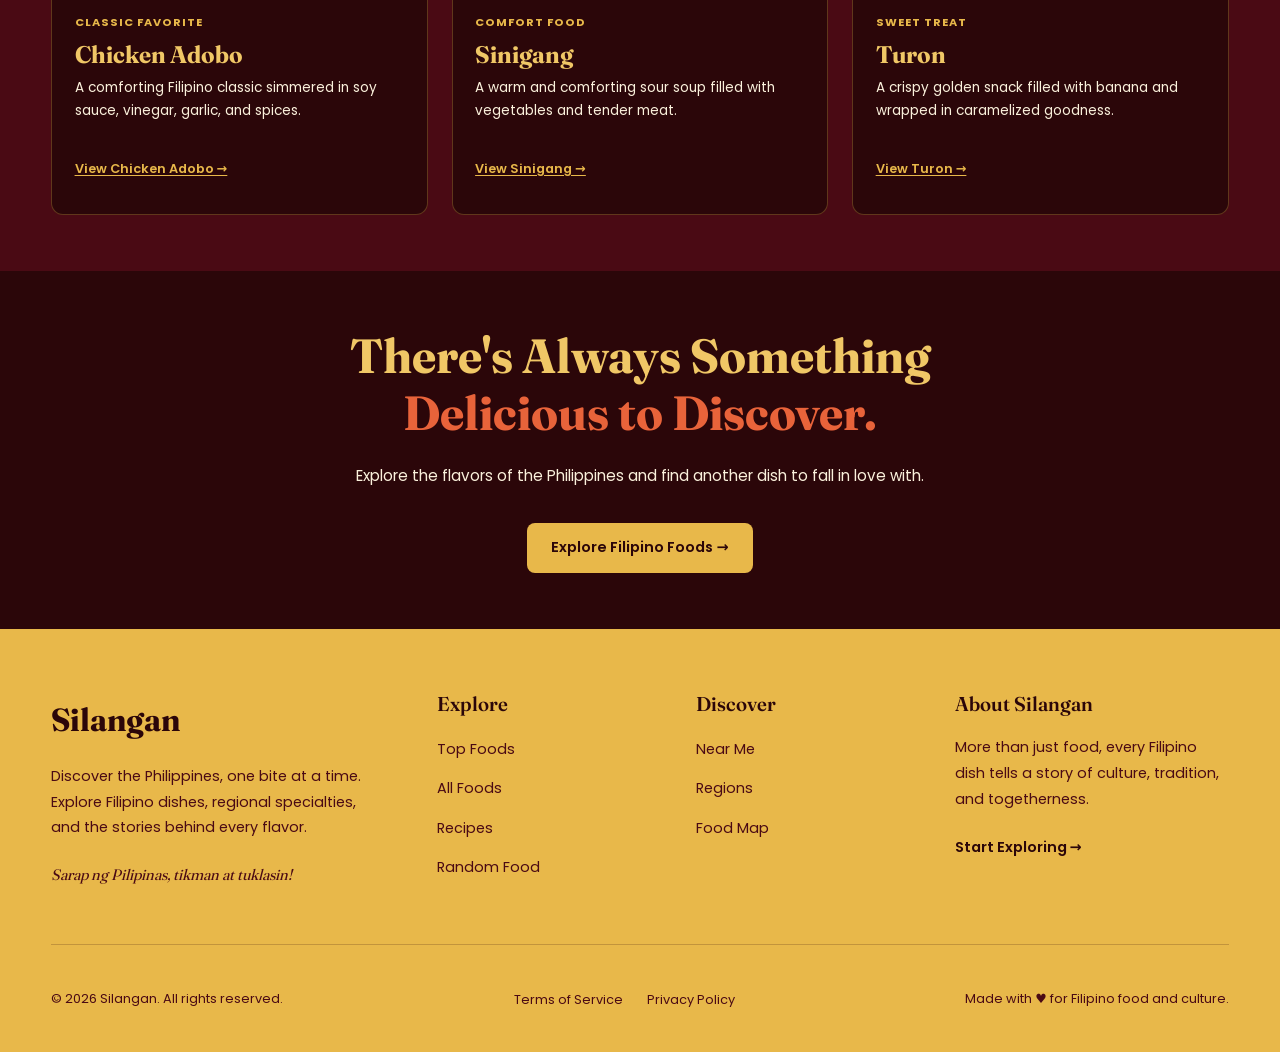
<file: pages/random-food.html>
<!DOCTYPE html>
<html lang="en">
<head>
    <meta charset="UTF-8">
    <meta name="viewport" content="width=device-width, initial-scale=1.0">

    <title>Random Food Finder | SILANGAN</title>
    <meta name="description" content="Can't decide what to eat? Get a random Filipino dish and discover something new.">

    <link rel="icon" href="../assets/images/logo/favicon.svg" type="image/svg+xml">
    <link rel="stylesheet" href="../css/style.css">
    <link rel="stylesheet" href="../css/random-food.css">
    <script src="../js/nav.js" defer></script>
</head>
<body>
    <div class="container">
        <a href="#main" class="skip-link">Skip to main content</a>

        <header class="site-header">
            <nav class="site-nav full-bleed" aria-label="Main navigation">
                <a href="../index.html" class="site-nav-logo" aria-label="Silangan home">
                    <img
                        src="../assets/images/logo/logo.svg"
                        alt="Silangan">
                </a>

                <button
                    class="site-nav-toggle"
                    type="button"
                    aria-label="Open menu"
                    aria-expanded="false">
                    <svg class="icon-menu" viewBox="0 0 24 24" aria-hidden="true">
                        <path d="M4 7h16M4 12h16M4 17h16"></path>
                    </svg>
                    <svg class="icon-close" viewBox="0 0 24 24" aria-hidden="true">
                        <path d="M6 6l12 12M18 6L6 18"></path>
                    </svg>
                </button>

                <ul class="site-nav-links list-reset">
                    <li><a href="top-foods.html">Top Foods</a></li>
                    <li><a href="near-me.html">Near Me</a></li>
                    <li><a href="regions.html">Regions</a></li>
                    <li><a href="foods.html">All Foods</a></li>
                    <li>
                        <details class="site-nav-dropdown">
                            <summary>More</summary>
                            <ul class="site-nav-dropdown-menu list-reset">
                                <li><a href="recipes.html">Recipes</a></li>
                                <li><a href="map.html">Map</a></li>
                                <li><a href="random-food.html" aria-current="page">Random Food</a></li>
                            </ul>
                        </details>
                    </li>
                </ul>

                <div class="site-nav-actions">
                    <a href="login.html" class="site-nav-cta">
                        Log In
                    </a>

                </div>
            </nav>
        </header>

        <main id="main" tabindex="-1">
            <section class="random-intro full-bleed">
                <nav class="breadcrumb breadcrumb-centered" aria-label="Breadcrumb">
                    <ol class="breadcrumb-list list-reset">
                        <li><a href="../index.html">Home</a></li>
                        <li aria-current="page">Random Food</li>
                    </ol>
                </nav>

                <div class="random-intro-content">
                    <h1>
                        Can't Decide?
                        <span>Let's Eat!</span>
                    </h1>

                    <p>
                        Not sure what to try today? Discover a Filipino dish
                        worth craving and let your next food adventure begin.
                    </p>

                    <a
                        href="#surprise-pick"
                        class="random-intro-button">
                        View featured dish ↓
                    </a>
                </div>
            </section>

            <section class="surprise-pick full-bleed" id="surprise-pick">
                <div class="surprise-pick-container">
                    <article class="surprise-pick-fallback">
                        <div class="surprise-pick-image">
                            <img
                                loading="lazy"
                                src="../assets/images/foods/bicol-express.jpg"
                                alt="A serving of creamy Filipino Bicol Express">

                            <span class="surprise-image-label" aria-hidden="true">
                                FEATURED DISH
                            </span>
                        </div>

                        <div class="surprise-pick-content">
                            <h2>Bicol Express</h2>

                            <p>
                                Ready for something rich, creamy, and spicy?
                                Bicol Express brings together tender pork, coconut
                                milk, chili peppers, and shrimp paste in one
                                unforgettable Filipino dish.
                            </p>

                            <div class="surprise-food-details">
                                <div class="surprise-detail">
                                    <span class="detail-label">ORIGIN</span>
                                    <strong>Bicol Region</strong>
                                </div>
                                <div class="surprise-detail">
                                    <span class="detail-label">FLAVOR</span>
                                    <strong>Spicy &amp; Creamy</strong>
                                </div>
                                <div class="surprise-detail">
                                    <span class="detail-label">CATEGORY</span>
                                    <strong>Main Dish</strong>
                                </div>
                            </div>

                            <div class="random-pick-actions">
                                <a
                                    href="food-details.html?food=bicol-express"
                                    class="surprise-pick-button">
                                    View Bicol Express details
                                </a>
                                <a
                                    href="recipes.html#method-bicol-express"
                                    class="random-recipe-link">
                                    Ingredients and method
                                </a>
                            </div>
                        </div>
                    </article>
                </div>
            </section>

            <section class="random-discoveries full-bleed">
                <div class="random-discoveries-header">
                    <div>
                        <h2>
                            A Few More <span>Cravings.</span>
                        </h2>

                        <p>
                            Every dish has a story. Here are a few more
                            Filipino favorites worth discovering.
                        </p>
                    </div>

                    <a href="foods.html" class="discoveries-link">
                        View All Foods →
                    </a>
                </div>

                <div class="random-discoveries-grid">
                    <article class="random-food-card">
                        <div class="random-food-card-image">
                            <img
                                loading="lazy"
                                src="../assets/images/foods/chicken-adobo.jpg"
                                alt="Filipino Chicken Adobo">
                        </div>

                        <div class="random-food-card-content">
                            <span class="food-card-category">CLASSIC FAVORITE</span>

                            <h3>Chicken Adobo</h3>

                            <p>
                                A comforting Filipino classic simmered in
                                soy sauce, vinegar, garlic, and spices.
                            </p>

                            <a href="food-details.html?food=chicken-adobo">
                                View Chicken Adobo →
                            </a>
                        </div>
                    </article>

                    <article class="random-food-card">
                        <div class="random-food-card-image">
                            <img
                                loading="lazy"
                                src="../assets/images/foods/sinigang.jpg"
                                alt="A bowl of Filipino Sinigang">
                        </div>

                        <div class="random-food-card-content">
                            <span class="food-card-category">COMFORT FOOD</span>

                            <h3>Sinigang</h3>

                            <p>
                                A warm and comforting sour soup filled
                                with vegetables and tender meat.
                            </p>

                            <a href="food-details.html?food=sinigang">
                                View Sinigang →
                            </a>
                        </div>
                    </article>

                    <article class="random-food-card">
                        <div class="random-food-card-image">
                            <img
                                loading="lazy"
                                src="../assets/images/foods/turon.jpg"
                                alt="Golden Filipino Turon">
                        </div>

                        <div class="random-food-card-content">
                            <span class="food-card-category">SWEET TREAT</span>

                            <h3>Turon</h3>

                            <p>
                                A crispy golden snack filled with banana
                                and wrapped in caramelized goodness.
                            </p>

                            <a href="food-details.html?food=turon">
                                View Turon →
                            </a>
                        </div>
                    </article>
                </div>
            </section>

            <section class="random-cta full-bleed">
                <div class="random-cta-content">
                    <h2>
                        There's Always Something
                        <span>Delicious to Discover.</span>
                    </h2>

                    <p>
                        Explore the flavors of the Philippines and find
                        another dish to fall in love with.
                    </p>

                    <a href="foods.html" class="random-cta-button">
                        Explore Filipino Foods →
                    </a>
                </div>
            </section>
        </main>

        <footer class="footer full-bleed">
            <div class="footer-container">
                <div class="footer-main">
                    <div class="footer-brand">
                        <a href="../index.html" class="footer-logo">
                            Silangan
                        </a>

                        <p>
                            Discover the Philippines, one bite at a time.
                            Explore Filipino dishes, regional specialties,
                            and the stories behind every flavor.
                        </p>

                        <span class="footer-brand-tagline">
                            Sarap ng Pilipinas, tikman at tuklasin!
                        </span>
                    </div>

                    <div class="footer-links">
                        <h3>Explore</h3>

                        <ul class="list-reset">
                            <li><a href="top-foods.html">Top Foods</a></li>
                            <li><a href="foods.html">All Foods</a></li>
                            <li><a href="recipes.html">Recipes</a></li>
                            <li><a href="random-food.html">Random Food</a></li>
                        </ul>
                    </div>

                    <div class="footer-links">
                        <h3>Discover</h3>

                        <ul class="list-reset">
                            <li><a href="near-me.html">Near Me</a></li>
                            <li><a href="regions.html">Regions</a></li>
                            <li><a href="map.html">Food Map</a></li>
                        </ul>
                    </div>

                    <div class="footer-about">
                        <h3>About Silangan</h3>

                        <p>
                            More than just food, every Filipino dish
                            tells a story of culture, tradition,
                            and togetherness.
                        </p>

                        <a href="foods.html" class="footer-explore-link">
                            Start Exploring →
                        </a>
                    </div>
                </div>

                <div class="footer-bottom">
                    <p>
                        © 2026 Silangan. All rights reserved.
                    </p>

                    <ul class="footer-legal list-reset">
                        <li><a href="terms.html">Terms of Service</a></li>
                        <li><a href="privacy.html">Privacy Policy</a></li>
                    </ul>

                    <span>
                        Made with ♥ for Filipino food and culture.
                    </span>
                </div>
            </div>
        </footer>
    </div>
</body>
</html>
</file>
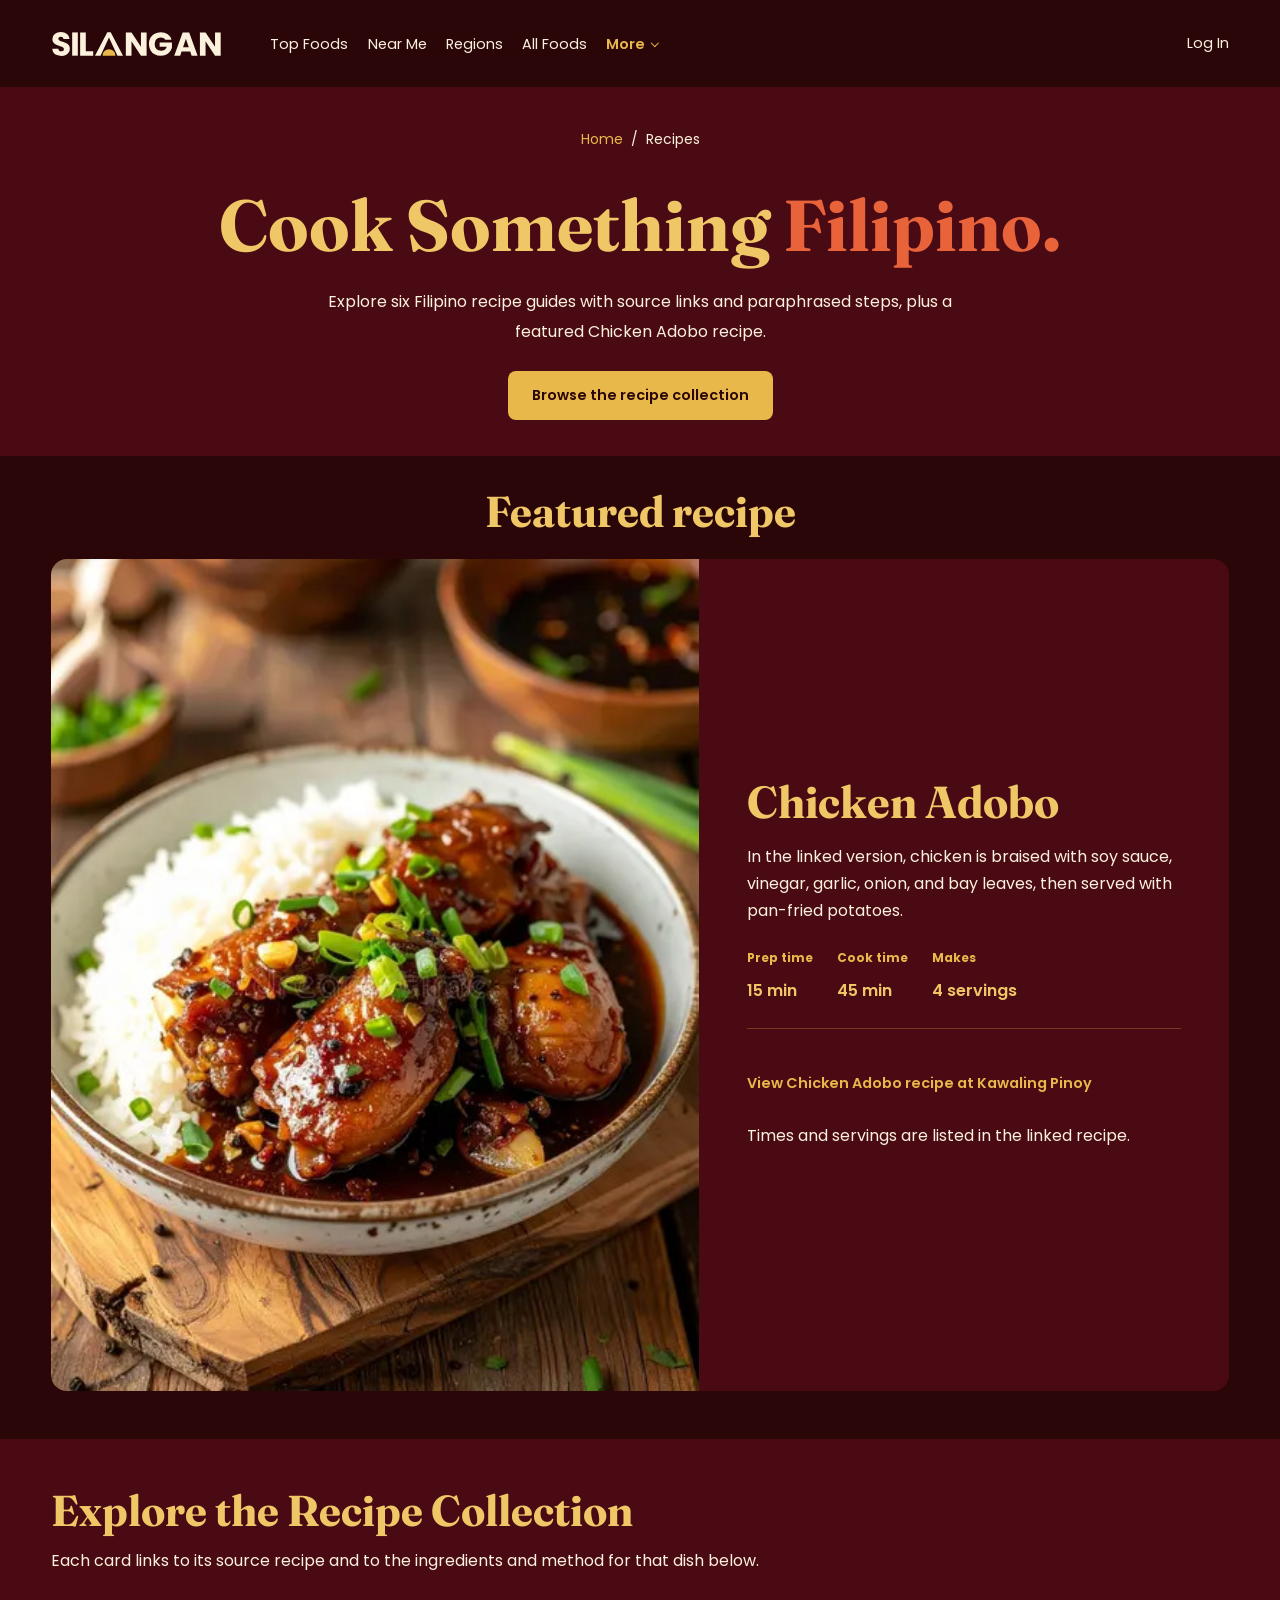
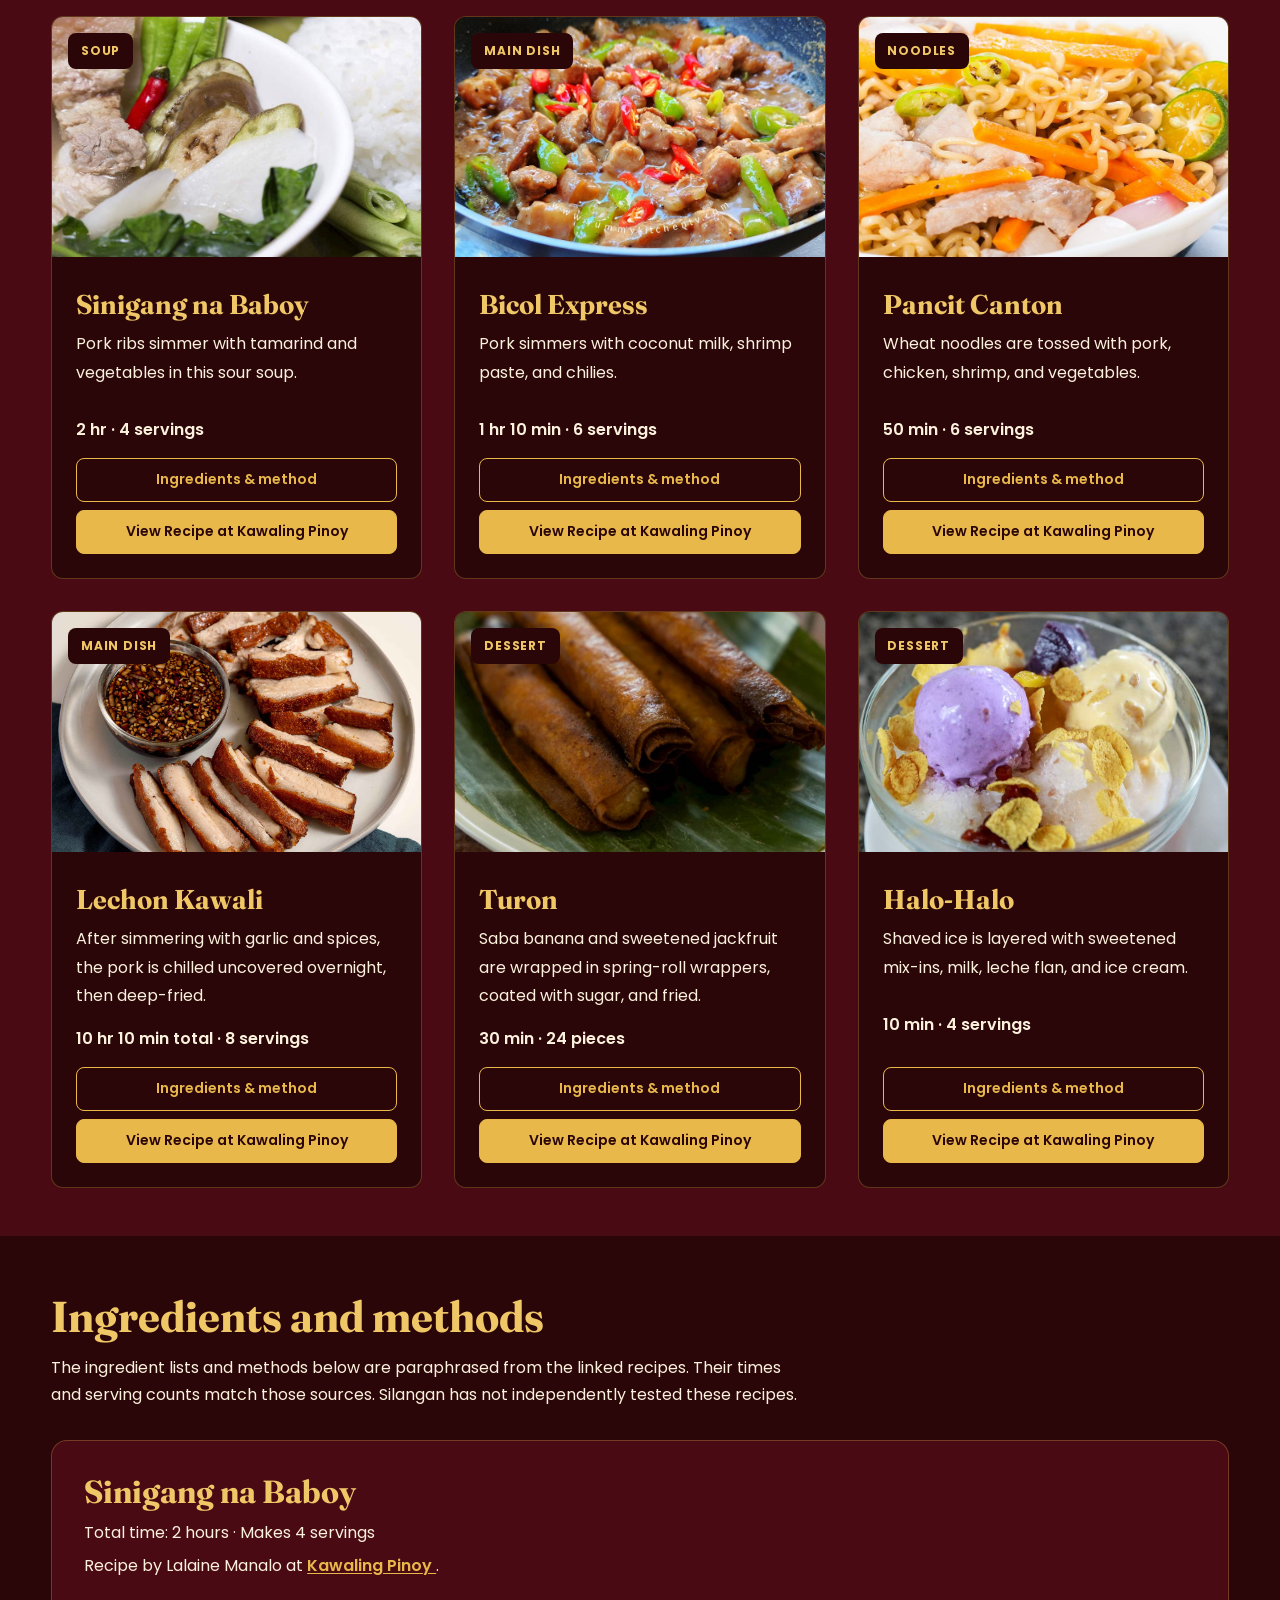
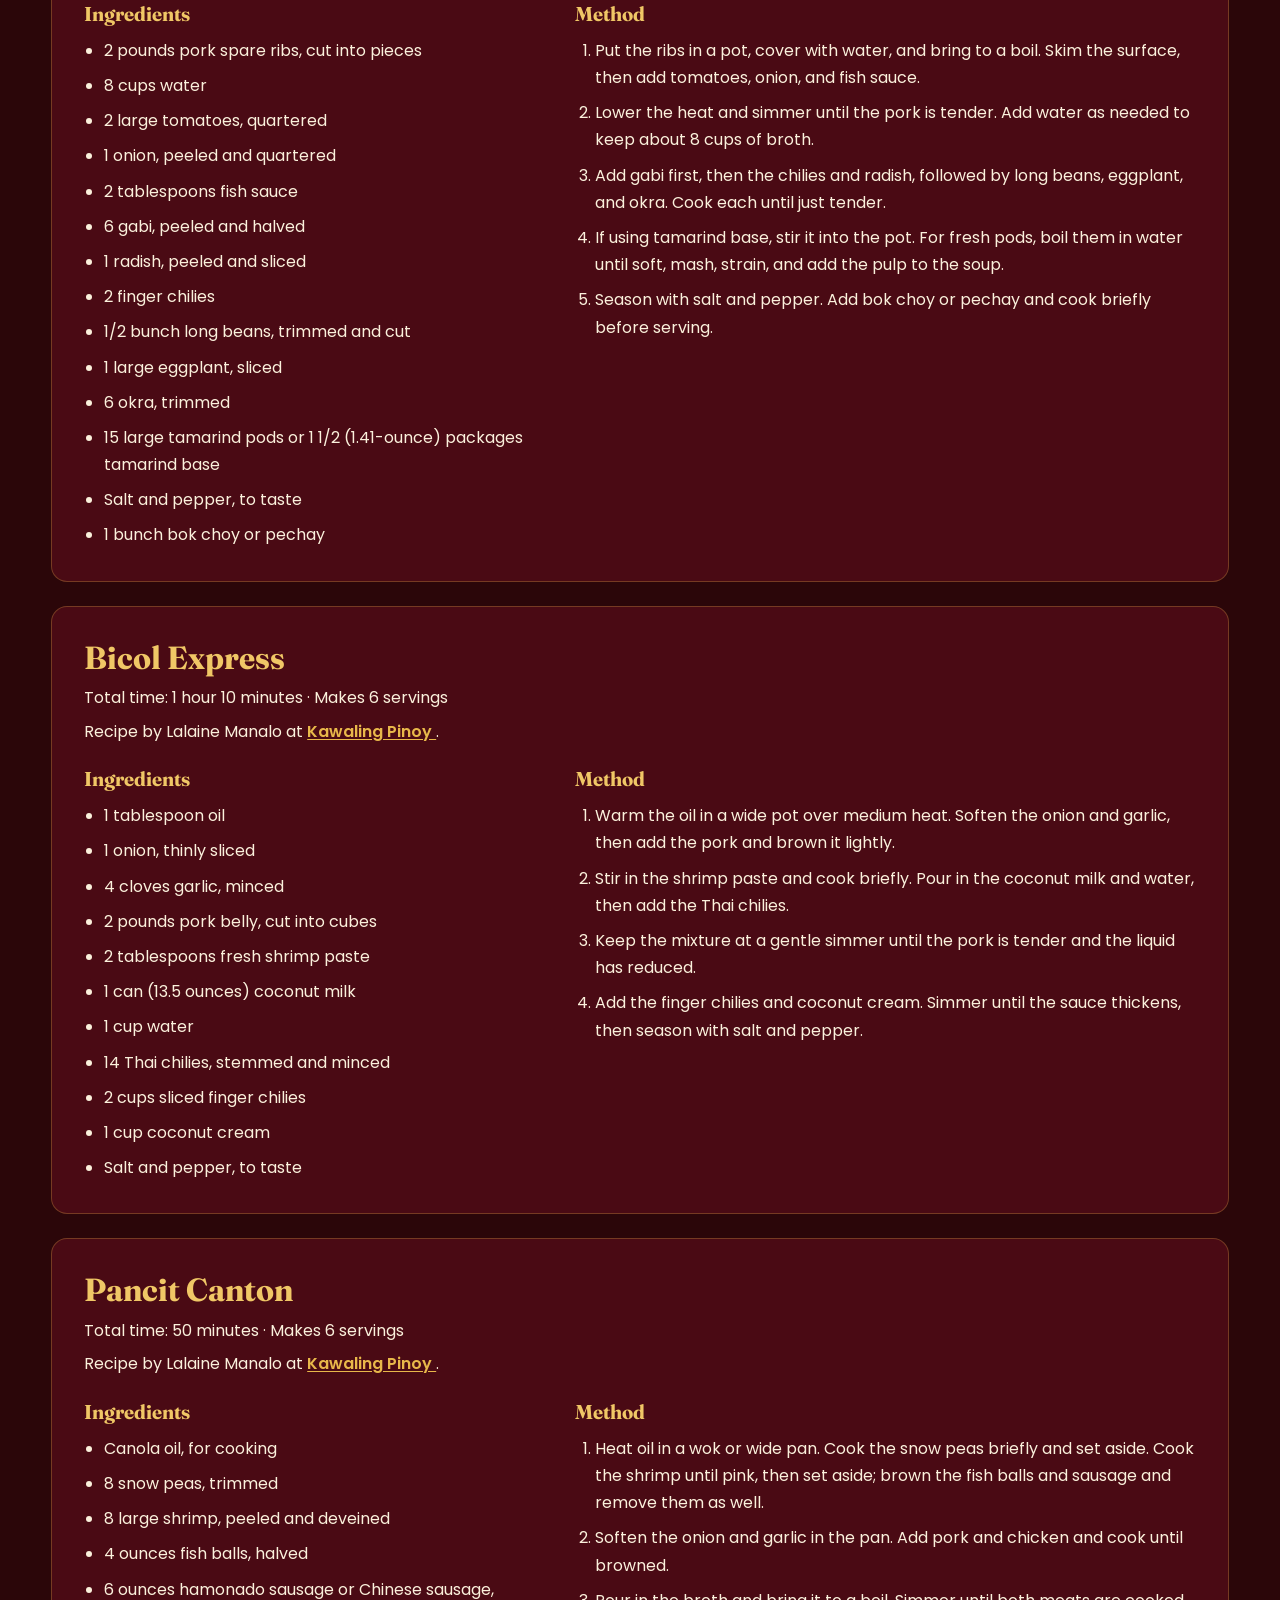
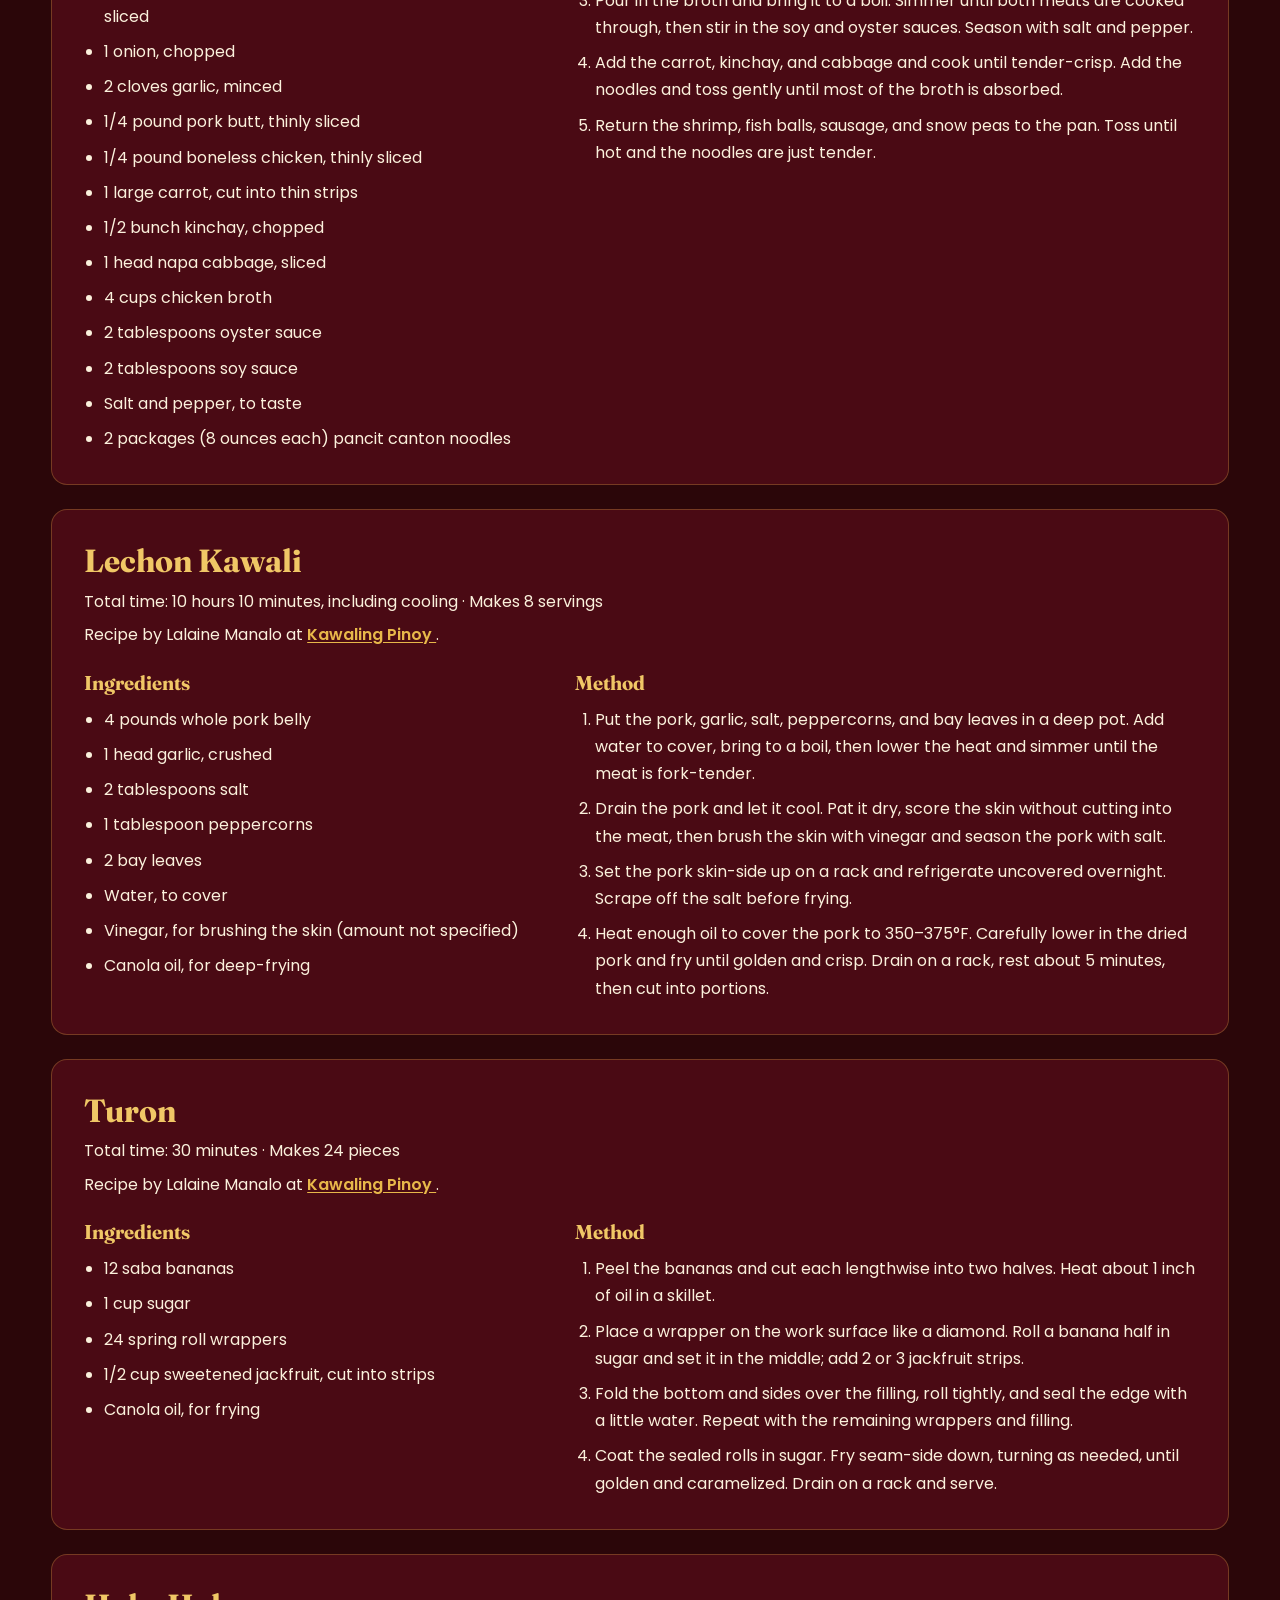
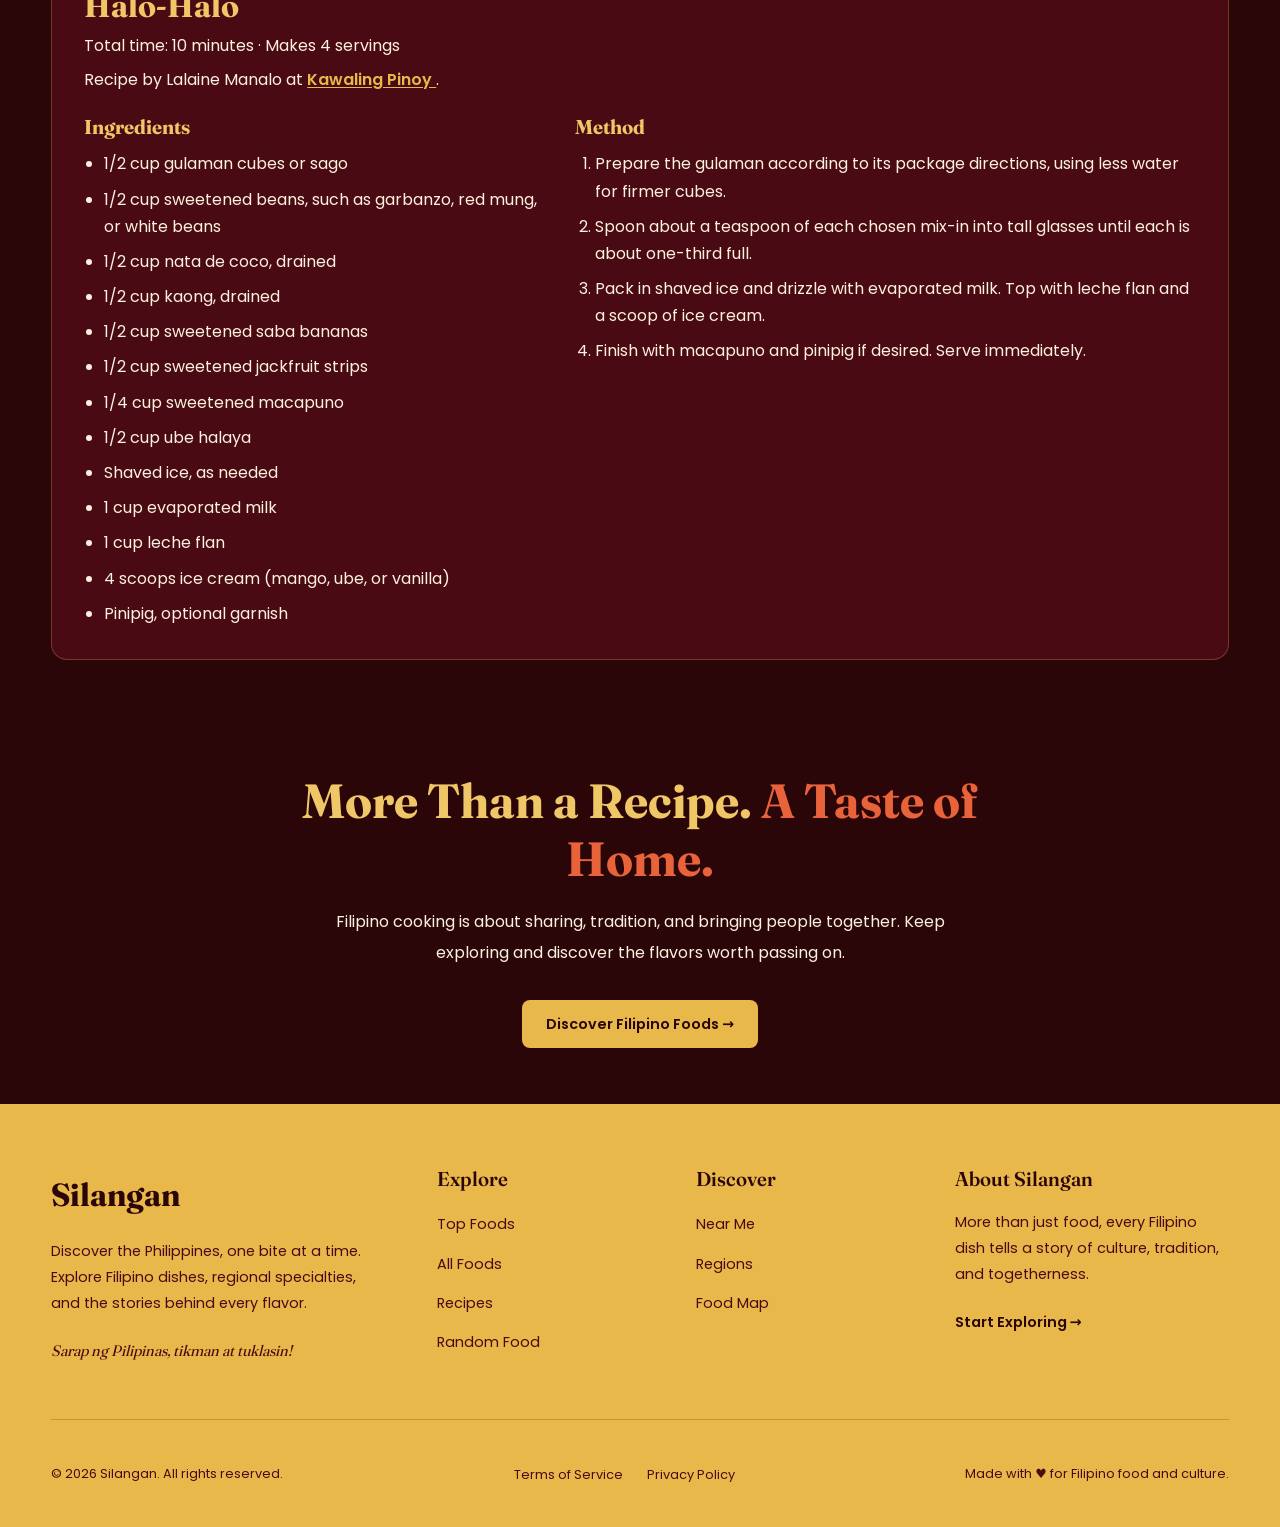
<file: pages/recipes.html>
<!DOCTYPE html>
<html lang="en">
<head>
    <meta charset="UTF-8">
    <meta name="viewport" content="width=device-width, initial-scale=1.0">

    <title>Filipino Recipes | SILANGAN</title>
    <meta name="description" content="Cook authentic Filipino dishes at home with easy step-by-step recipes and ingredient lists.">

    <link rel="icon" href="../assets/images/logo/favicon.svg" type="image/svg+xml">
    <link rel="stylesheet" href="../css/style.css">
    <link rel="stylesheet" href="../css/recipes.css">
    <script src="../js/nav.js" defer></script>
</head>
<body class="recipes-page">
    <div class="container">
        <a href="#main" class="skip-link">Skip to main content</a>

        <header class="site-header">
            <nav class="site-nav full-bleed" aria-label="Main navigation">
                <a href="../index.html" class="site-nav-logo" aria-label="Silangan home">
                    <img
                        src="../assets/images/logo/logo.svg"
                        alt="Silangan">
                </a>

                <button
                    class="site-nav-toggle"
                    type="button"
                    aria-label="Open menu"
                    aria-expanded="false">
                    <svg class="icon-menu" viewBox="0 0 24 24" aria-hidden="true">
                        <path d="M4 7h16M4 12h16M4 17h16"></path>
                    </svg>
                    <svg class="icon-close" viewBox="0 0 24 24" aria-hidden="true">
                        <path d="M6 6l12 12M18 6L6 18"></path>
                    </svg>
                </button>

                <ul class="site-nav-links list-reset">
                    <li><a href="top-foods.html">Top Foods</a></li>
                    <li><a href="near-me.html">Near Me</a></li>
                    <li><a href="regions.html">Regions</a></li>
                    <li><a href="foods.html">All Foods</a></li>
                    <li>
                        <details class="site-nav-dropdown">
                            <summary>More</summary>
                            <ul class="site-nav-dropdown-menu list-reset">
                                <li><a href="recipes.html" aria-current="page">Recipes</a></li>
                                <li><a href="map.html">Map</a></li>
                                <li><a href="random-food.html">Random Food</a></li>
                            </ul>
                        </details>
                    </li>
                </ul>

                <div class="site-nav-actions">
                    <a href="login.html" class="site-nav-cta">
                        Log In
                    </a>

                </div>
            </nav>
        </header>

        <main id="main" tabindex="-1">
            <section class="recipes-intro full-bleed">
                <div class="recipes-intro-content">
                    <nav class="breadcrumb breadcrumb-centered" aria-label="Breadcrumb">
                        <ol class="breadcrumb-list list-reset">
                            <li><a href="../index.html">Home</a></li>
                            <li aria-current="page">Recipes</li>
                        </ol>
                    </nav>

                    <h1>
                        Cook Something
                        <span>Filipino.</span>
                    </h1>

                    <p>
                        Explore six Filipino recipe guides with source links and
                        paraphrased steps, plus a featured Chicken Adobo recipe.
                    </p>

                    <a href="#recipe-collection" class="recipes-intro-button">
                        Browse the recipe collection
                    </a>
                </div>
            </section>

            <section class="recipe-spotlight full-bleed">
                <div class="recipe-spotlight-container">
                    <div class="recipe-spotlight-header">
                        <h2>Featured recipe</h2>
                    </div>

                    <article class="featured-recipe">
                        <div class="featured-recipe-image">
                            <a
                                href="https://www.kawalingpinoy.com/chicken-adobo/"
                                class="featured-recipe-image-link"
                                aria-label="Open the Chicken Adobo recipe at Kawaling Pinoy">
                                <img
                                    loading="eager"
                                    src="../assets/images/foods/chicken-adobo.jpg"
                                    alt="Chicken Adobo with potatoes, served with rice">
                            </a>
                        </div>

                        <div class="featured-recipe-info">
                            <h3>Chicken Adobo</h3>

                            <p>
                                In the linked version, chicken is braised with soy
                                sauce, vinegar, garlic, onion, and bay leaves, then
                                served with pan-fried potatoes.
                            </p>

                            <div class="recipe-details">
                                <div>
                                    <span class="recipe-detail-label">
                                        Prep time
                                    </span>

                                    <strong>15 min</strong>
                                </div>

                                <div>
                                    <span class="recipe-detail-label">
                                        Cook time
                                    </span>

                                    <strong>45 min</strong>
                                </div>

                                <div>
                                    <span class="recipe-detail-label">
                                        Makes
                                    </span>

                                    <strong>4 servings</strong>
                                </div>
                            </div>

                            <a
                                href="https://www.kawalingpinoy.com/chicken-adobo/"
                                class="featured-recipe-link">
                                View Chicken Adobo recipe at Kawaling Pinoy
                            </a>
                            <p class="featured-recipe-source">
                                Times and servings are listed in the linked recipe.
                            </p>
                        </div>
                    </article>
                </div>
            </section>

            <section class="recipe-collection full-bleed" id="recipe-collection">
                <div class="recipe-collection-container">
                    <div class="recipe-collection-header">
                        <div>
                            <h2>Explore the Recipe Collection</h2>

                            <p>
                                Each card links to its source recipe and to the
                                ingredients and method for that dish below.
                            </p>
                        </div>
                    </div>

                    <p class="recipe-swipe-hint">
                        Swipe to explore the recipe cards
                    </p>

                    <div class="recipe-grid">
                        <article class="recipe-card">
                            <a
                                href="https://www.kawalingpinoy.com/sinigang-na-baboy/"
                                class="recipe-card-image"
                                aria-label="Open the Sinigang na Baboy recipe at Kawaling Pinoy">
                                <img
                                    loading="lazy"
                                    src="../assets/images/foods/sinigang.jpg"
                                    alt="Sinigang na Baboy with pork ribs and vegetables">

                                <span class="recipe-card-category">
                                    SOUP
                                </span>
                            </a>

                            <div class="recipe-card-info">
                                <h3>Sinigang na Baboy</h3>

                                <p>
                                    Pork ribs simmer with tamarind and vegetables
                                    in this sour soup.
                                </p>

                                <p class="recipe-card-meta">
                                    2 hr · 4 servings
                                </p>

                                <div class="recipe-card-actions">
                                    <a
                                        class="recipe-card-method-link"
                                        href="#method-sinigang"
                                        aria-label="Ingredients &amp; method for Sinigang na Baboy">
                                        Ingredients &amp; method
                                    </a>
                                    <a
                                        class="recipe-card-source-link"
                                        href="https://www.kawalingpinoy.com/sinigang-na-baboy/"
                                        aria-label="View Sinigang na Baboy recipe at Kawaling Pinoy">
                                        View Recipe at Kawaling Pinoy
                                    </a>
                                </div>
                            </div>
                        </article>

                        <article class="recipe-card">
                            <a
                                href="https://www.kawalingpinoy.com/bicol-express/"
                                class="recipe-card-image"
                                aria-label="Open the Bicol Express recipe at Kawaling Pinoy">
                                <img
                                    loading="lazy"
                                    src="../assets/images/foods/bicol-express.jpg"
                                    alt="Bicol Express with pork, coconut milk, and chili">

                                <span class="recipe-card-category">
                                    MAIN DISH
                                </span>
                            </a>

                            <div class="recipe-card-info">
                                <h3>Bicol Express</h3>

                                <p>
                                    Pork simmers with coconut milk, shrimp paste,
                                    and chilies.
                                </p>

                                <p class="recipe-card-meta">
                                    1 hr 10 min · 6 servings
                                </p>

                                <div class="recipe-card-actions">
                                    <a
                                        class="recipe-card-method-link"
                                        href="#method-bicol-express"
                                        aria-label="Ingredients &amp; method for Bicol Express">
                                        Ingredients &amp; method
                                    </a>
                                    <a
                                        class="recipe-card-source-link"
                                        href="https://www.kawalingpinoy.com/bicol-express/"
                                        aria-label="View Bicol Express recipe at Kawaling Pinoy">
                                        View Recipe at Kawaling Pinoy
                                    </a>
                                </div>
                            </div>
                        </article>

                        <article class="recipe-card">
                            <a
                                href="https://www.kawalingpinoy.com/pancit-canton/"
                                class="recipe-card-image"
                                aria-label="Open the Pancit Canton recipe at Kawaling Pinoy">
                                <img
                                    loading="lazy"
                                    src="../assets/images/foods/pancit-canton.jpg"
                                    alt="Pancit Canton noodles with meat and vegetables">

                                <span class="recipe-card-category">
                                    NOODLES
                                </span>
                            </a>

                            <div class="recipe-card-info">
                                <h3>Pancit Canton</h3>

                                <p>
                                    Wheat noodles are tossed with pork, chicken,
                                    shrimp, and vegetables.
                                </p>

                                <p class="recipe-card-meta">
                                    50 min · 6 servings
                                </p>

                                <div class="recipe-card-actions">
                                    <a
                                        class="recipe-card-method-link"
                                        href="#method-pancit-canton"
                                        aria-label="Ingredients &amp; method for Pancit Canton">
                                        Ingredients &amp; method
                                    </a>
                                    <a
                                        class="recipe-card-source-link"
                                        href="https://www.kawalingpinoy.com/pancit-canton/"
                                        aria-label="View Pancit Canton recipe at Kawaling Pinoy">
                                        View Recipe at Kawaling Pinoy
                                    </a>
                                </div>
                            </div>
                        </article>

                        <article class="recipe-card">
                            <a
                                href="https://www.kawalingpinoy.com/lechon-kawali/"
                                class="recipe-card-image"
                                aria-label="Open the Lechon Kawali recipe at Kawaling Pinoy">
                                <img
                                    loading="lazy"
                                    src="../assets/images/foods/lechon-kawali.jpg"
                                    alt="Crisp Lechon Kawali pork belly on a serving board">

                                <span class="recipe-card-category">
                                    MAIN DISH
                                </span>
                            </a>

                            <div class="recipe-card-info">
                                <h3>Lechon Kawali</h3>

                                <p>
                                    After simmering with garlic and spices, the pork
                                    is chilled uncovered overnight, then deep-fried.
                                </p>

                                <p class="recipe-card-meta">
                                    10 hr 10 min total · 8 servings
                                </p>

                                <div class="recipe-card-actions">
                                    <a
                                        class="recipe-card-method-link"
                                        href="#method-lechon-kawali"
                                        aria-label="Ingredients &amp; method for Lechon Kawali">
                                        Ingredients &amp; method
                                    </a>
                                    <a
                                        class="recipe-card-source-link"
                                        href="https://www.kawalingpinoy.com/lechon-kawali/"
                                        aria-label="View Lechon Kawali recipe at Kawaling Pinoy">
                                        View Recipe at Kawaling Pinoy
                                    </a>
                                </div>
                            </div>
                        </article>

                        <article class="recipe-card">
                            <a
                                href="https://www.kawalingpinoy.com/banana-turon/"
                                class="recipe-card-image"
                                aria-label="Open the Banana Turon recipe at Kawaling Pinoy">
                                <img
                                    loading="lazy"
                                    src="../assets/images/foods/turon.jpg"
                                    alt="Banana Turon rolls with caramelized wrappers">

                                <span class="recipe-card-category">
                                    DESSERT
                                </span>
                            </a>

                            <div class="recipe-card-info">
                                <h3>Turon</h3>

                                <p>
                                    Saba banana and sweetened jackfruit are wrapped
                                    in spring-roll wrappers, coated with sugar, and fried.
                                </p>

                                <p class="recipe-card-meta">
                                    30 min · 24 pieces
                                </p>

                                <div class="recipe-card-actions">
                                    <a
                                        class="recipe-card-method-link"
                                        href="#method-turon"
                                        aria-label="Ingredients &amp; method for Turon">
                                        Ingredients &amp; method
                                    </a>
                                    <a
                                        class="recipe-card-source-link"
                                        href="https://www.kawalingpinoy.com/banana-turon/"
                                        aria-label="View Turon recipe at Kawaling Pinoy">
                                        View Recipe at Kawaling Pinoy
                                    </a>
                                </div>
                            </div>
                        </article>

                        <article class="recipe-card">
                            <a
                                href="https://www.kawalingpinoy.com/halo-halo/"
                                class="recipe-card-image"
                                aria-label="Open the Halo-Halo recipe at Kawaling Pinoy">
                                <img
                                    loading="lazy"
                                    src="../assets/images/foods/halo-halo.jpg"
                                    alt="Halo-Halo topped with leche flan and ice cream">

                                <span class="recipe-card-category">
                                    DESSERT
                                </span>
                            </a>

                            <div class="recipe-card-info">
                                <h3>Halo-Halo</h3>

                                <p>
                                    Shaved ice is layered with sweetened mix-ins,
                                    milk, leche flan, and ice cream.
                                </p>

                                <p class="recipe-card-meta">
                                    10 min · 4 servings
                                </p>

                                <div class="recipe-card-actions">
                                    <a
                                        class="recipe-card-method-link"
                                        href="#method-halo-halo"
                                        aria-label="Ingredients &amp; method for Halo-Halo">
                                        Ingredients &amp; method
                                    </a>
                                    <a
                                        class="recipe-card-source-link"
                                        href="https://www.kawalingpinoy.com/halo-halo/"
                                        aria-label="View Halo-Halo recipe at Kawaling Pinoy">
                                        View Recipe at Kawaling Pinoy
                                    </a>
                                </div>
                            </div>
                        </article>
                    </div>
                </div>
            </section>

            <section class="recipe-methods full-bleed" id="recipe-methods">
                <div class="recipe-methods-container">
                    <header class="recipe-methods-header">
                        <h2>Ingredients and methods</h2>
                        <p>
                            The ingredient lists and methods below are paraphrased
                            from the linked recipes. Their times and serving counts
                            match those sources.
                            Silangan has not independently tested these recipes.
                        </p>
                    </header>

                    <div class="recipe-method-list">
                        <article class="recipe-method">
                            <header class="recipe-method-heading">
                                <h3 class="recipe-method-title" id="method-sinigang" tabindex="-1">
                                    Sinigang na Baboy
                                </h3>
                                <p class="recipe-method-meta">
                                    Total time: 2 hours · Makes 4 servings
                                </p>
                                <p class="recipe-method-source">
                                    Recipe by Lalaine Manalo at
                                    <a href="https://www.kawalingpinoy.com/sinigang-na-baboy/">
                                        Kawaling Pinoy
                                    </a>.
                                </p>
                            </header>

                            <div class="recipe-method-column">
                                <h4>Ingredients</h4>
                                <ul>
                                    <li>2 pounds pork spare ribs, cut into pieces</li>
                                    <li>8 cups water</li>
                                    <li>2 large tomatoes, quartered</li>
                                    <li>1 onion, peeled and quartered</li>
                                    <li>2 tablespoons fish sauce</li>
                                    <li>6 gabi, peeled and halved</li>
                                    <li>1 radish, peeled and sliced</li>
                                    <li>2 finger chilies</li>
                                    <li>1/2 bunch long beans, trimmed and cut</li>
                                    <li>1 large eggplant, sliced</li>
                                    <li>6 okra, trimmed</li>
                                    <li>15 large tamarind pods or 1 1/2 (1.41-ounce) packages tamarind base</li>
                                    <li>Salt and pepper, to taste</li>
                                    <li>1 bunch bok choy or pechay</li>
                                </ul>
                            </div>

                            <div class="recipe-method-column">
                                <h4>Method</h4>
                                <ol>
                                    <li>
                                        Put the ribs in a pot, cover with water, and bring
                                        to a boil. Skim the surface, then add tomatoes,
                                        onion, and fish sauce.
                                    </li>
                                    <li>
                                        Lower the heat and simmer until the pork is tender.
                                        Add water as needed to keep about 8 cups of broth.
                                    </li>
                                    <li>
                                        Add gabi first, then the chilies and radish, followed
                                        by long beans, eggplant, and okra. Cook each until
                                        just tender.
                                    </li>
                                    <li>
                                        If using tamarind base, stir it into the pot.
                                        For fresh pods, boil them in water until soft,
                                        mash, strain, and add the pulp to the soup.
                                    </li>
                                    <li>
                                        Season with salt and pepper. Add bok choy or pechay
                                        and cook briefly before serving.
                                    </li>
                                </ol>
                            </div>
                        </article>

                        <article class="recipe-method">
                            <header class="recipe-method-heading">
                                <h3 class="recipe-method-title" id="method-bicol-express" tabindex="-1">
                                    Bicol Express
                                </h3>
                                <p class="recipe-method-meta">
                                    Total time: 1 hour 10 minutes · Makes 6 servings
                                </p>
                                <p class="recipe-method-source">
                                    Recipe by Lalaine Manalo at
                                    <a href="https://www.kawalingpinoy.com/bicol-express/">
                                        Kawaling Pinoy
                                    </a>.
                                </p>
                            </header>

                            <div class="recipe-method-column">
                                <h4>Ingredients</h4>
                                <ul>
                                    <li>1 tablespoon oil</li>
                                    <li>1 onion, thinly sliced</li>
                                    <li>4 cloves garlic, minced</li>
                                    <li>2 pounds pork belly, cut into cubes</li>
                                    <li>2 tablespoons fresh shrimp paste</li>
                                    <li>1 can (13.5 ounces) coconut milk</li>
                                    <li>1 cup water</li>
                                    <li>14 Thai chilies, stemmed and minced</li>
                                    <li>2 cups sliced finger chilies</li>
                                    <li>1 cup coconut cream</li>
                                    <li>Salt and pepper, to taste</li>
                                </ul>
                            </div>

                            <div class="recipe-method-column">
                                <h4>Method</h4>
                                <ol>
                                    <li>
                                        Warm the oil in a wide pot over medium heat.
                                        Soften the onion and garlic, then add the pork
                                        and brown it lightly.
                                    </li>
                                    <li>
                                        Stir in the shrimp paste and cook briefly.
                                        Pour in the coconut milk and water, then add
                                        the Thai chilies.
                                    </li>
                                    <li>
                                        Keep the mixture at a gentle simmer until the
                                        pork is tender and the liquid has reduced.
                                    </li>
                                    <li>
                                        Add the finger chilies and coconut cream.
                                        Simmer until the sauce thickens, then season
                                        with salt and pepper.
                                    </li>
                                </ol>
                            </div>
                        </article>

                        <article class="recipe-method">
                            <header class="recipe-method-heading">
                                <h3 class="recipe-method-title" id="method-pancit-canton" tabindex="-1">
                                    Pancit Canton
                                </h3>
                                <p class="recipe-method-meta">
                                    Total time: 50 minutes · Makes 6 servings
                                </p>
                                <p class="recipe-method-source">
                                    Recipe by Lalaine Manalo at
                                    <a href="https://www.kawalingpinoy.com/pancit-canton/">
                                        Kawaling Pinoy
                                    </a>.
                                </p>
                            </header>

                            <div class="recipe-method-column">
                                <h4>Ingredients</h4>
                                <ul>
                                    <li>Canola oil, for cooking</li>
                                    <li>8 snow peas, trimmed</li>
                                    <li>8 large shrimp, peeled and deveined</li>
                                    <li>4 ounces fish balls, halved</li>
                                    <li>6 ounces hamonado sausage or Chinese sausage, sliced</li>
                                    <li>1 onion, chopped</li>
                                    <li>2 cloves garlic, minced</li>
                                    <li>1/4 pound pork butt, thinly sliced</li>
                                    <li>1/4 pound boneless chicken, thinly sliced</li>
                                    <li>1 large carrot, cut into thin strips</li>
                                    <li>1/2 bunch kinchay, chopped</li>
                                    <li>1 head napa cabbage, sliced</li>
                                    <li>4 cups chicken broth</li>
                                    <li>2 tablespoons oyster sauce</li>
                                    <li>2 tablespoons soy sauce</li>
                                    <li>Salt and pepper, to taste</li>
                                    <li>2 packages (8 ounces each) pancit canton noodles</li>
                                </ul>
                            </div>

                            <div class="recipe-method-column">
                                <h4>Method</h4>
                                <ol>
                                    <li>
                                        Heat oil in a wok or wide pan. Cook the snow peas
                                        briefly and set aside. Cook the shrimp until pink,
                                        then set aside; brown the fish balls and sausage
                                        and remove them as well.
                                    </li>
                                    <li>
                                        Soften the onion and garlic in the pan. Add pork
                                        and chicken and cook until browned.
                                    </li>
                                    <li>
                                        Pour in the broth and bring it to a boil. Simmer
                                        until both meats are cooked through, then stir in
                                        the soy and oyster sauces. Season with salt and
                                        pepper.
                                    </li>
                                    <li>
                                        Add the carrot, kinchay, and cabbage and cook
                                        until tender-crisp. Add the noodles and toss gently
                                        until most of the broth is absorbed.
                                    </li>
                                    <li>
                                        Return the shrimp, fish balls, sausage, and snow
                                        peas to the pan. Toss until hot and the noodles
                                        are just tender.
                                    </li>
                                </ol>
                            </div>
                        </article>

                        <article class="recipe-method">
                            <header class="recipe-method-heading">
                                <h3 class="recipe-method-title" id="method-lechon-kawali" tabindex="-1">
                                    Lechon Kawali
                                </h3>
                                <p class="recipe-method-meta">
                                    Total time: 10 hours 10 minutes, including cooling ·
                                    Makes 8 servings
                                </p>
                                <p class="recipe-method-source">
                                    Recipe by Lalaine Manalo at
                                    <a href="https://www.kawalingpinoy.com/lechon-kawali/">
                                        Kawaling Pinoy
                                    </a>.
                                </p>
                            </header>

                            <div class="recipe-method-column">
                                <h4>Ingredients</h4>
                                <ul>
                                    <li>4 pounds whole pork belly</li>
                                    <li>1 head garlic, crushed</li>
                                    <li>2 tablespoons salt</li>
                                    <li>1 tablespoon peppercorns</li>
                                    <li>2 bay leaves</li>
                                    <li>Water, to cover</li>
                                    <li>Vinegar, for brushing the skin (amount not specified)</li>
                                    <li>Canola oil, for deep-frying</li>
                                </ul>
                            </div>

                            <div class="recipe-method-column">
                                <h4>Method</h4>
                                <ol>
                                    <li>
                                        Put the pork, garlic, salt, peppercorns, and bay
                                        leaves in a deep pot. Add water to cover, bring to
                                        a boil, then lower the heat and simmer until the
                                        meat is fork-tender.
                                    </li>
                                    <li>
                                        Drain the pork and let it cool. Pat it dry, score
                                        the skin without cutting into the meat, then brush
                                        the skin with vinegar and season the pork with salt.
                                    </li>
                                    <li>
                                        Set the pork skin-side up on a rack and refrigerate
                                        uncovered overnight. Scrape off the salt before
                                        frying.
                                    </li>
                                    <li>
                                        Heat enough oil to cover the pork to 350–375°F.
                                        Carefully lower in the dried pork and fry until
                                        golden and crisp. Drain on a rack, rest about
                                        5 minutes, then cut into portions.
                                    </li>
                                </ol>
                            </div>
                        </article>

                        <article class="recipe-method">
                            <header class="recipe-method-heading">
                                <h3 class="recipe-method-title" id="method-turon" tabindex="-1">
                                    Turon
                                </h3>
                                <p class="recipe-method-meta">
                                    Total time: 30 minutes · Makes 24 pieces
                                </p>
                                <p class="recipe-method-source">
                                    Recipe by Lalaine Manalo at
                                    <a href="https://www.kawalingpinoy.com/banana-turon/">
                                        Kawaling Pinoy
                                    </a>.
                                </p>
                            </header>

                            <div class="recipe-method-column">
                                <h4>Ingredients</h4>
                                <ul>
                                    <li>12 saba bananas</li>
                                    <li>1 cup sugar</li>
                                    <li>24 spring roll wrappers</li>
                                    <li>1/2 cup sweetened jackfruit, cut into strips</li>
                                    <li>Canola oil, for frying</li>
                                </ul>
                            </div>

                            <div class="recipe-method-column">
                                <h4>Method</h4>
                                <ol>
                                    <li>
                                        Peel the bananas and cut each lengthwise into two
                                        halves. Heat about 1 inch of oil in a skillet.
                                    </li>
                                    <li>
                                        Place a wrapper on the work surface like a diamond.
                                        Roll a banana half in sugar and set it in the
                                        middle; add 2 or 3 jackfruit strips.
                                    </li>
                                    <li>
                                        Fold the bottom and sides over the filling, roll
                                        tightly, and seal the edge with a little water.
                                        Repeat with the remaining wrappers and filling.
                                    </li>
                                    <li>
                                        Coat the sealed rolls in sugar. Fry seam-side down,
                                        turning as needed, until golden and caramelized.
                                        Drain on a rack and serve.
                                    </li>
                                </ol>
                            </div>
                        </article>

                        <article class="recipe-method">
                            <header class="recipe-method-heading">
                                <h3 class="recipe-method-title" id="method-halo-halo" tabindex="-1">
                                    Halo-Halo
                                </h3>
                                <p class="recipe-method-meta">
                                    Total time: 10 minutes · Makes 4 servings
                                </p>
                                <p class="recipe-method-source">
                                    Recipe by Lalaine Manalo at
                                    <a href="https://www.kawalingpinoy.com/halo-halo/">
                                        Kawaling Pinoy
                                    </a>.
                                </p>
                            </header>

                            <div class="recipe-method-column">
                                <h4>Ingredients</h4>
                                <ul>
                                    <li>1/2 cup gulaman cubes or sago</li>
                                    <li>1/2 cup sweetened beans, such as garbanzo, red mung, or white beans</li>
                                    <li>1/2 cup nata de coco, drained</li>
                                    <li>1/2 cup kaong, drained</li>
                                    <li>1/2 cup sweetened saba bananas</li>
                                    <li>1/2 cup sweetened jackfruit strips</li>
                                    <li>1/4 cup sweetened macapuno</li>
                                    <li>1/2 cup ube halaya</li>
                                    <li>Shaved ice, as needed</li>
                                    <li>1 cup evaporated milk</li>
                                    <li>1 cup leche flan</li>
                                    <li>4 scoops ice cream (mango, ube, or vanilla)</li>
                                    <li>Pinipig, optional garnish</li>
                                </ul>
                            </div>

                            <div class="recipe-method-column">
                                <h4>Method</h4>
                                <ol>
                                    <li>
                                        Prepare the gulaman according to its package
                                        directions, using less water for firmer cubes.
                                    </li>
                                    <li>
                                        Spoon about a teaspoon of each chosen mix-in into
                                        tall glasses until each is about one-third full.
                                    </li>
                                    <li>
                                        Pack in shaved ice and drizzle with evaporated milk.
                                        Top with leche flan and a scoop of ice cream.
                                    </li>
                                    <li>
                                        Finish with macapuno and pinipig if desired.
                                        Serve immediately.
                                    </li>
                                </ol>
                            </div>
                        </article>
                    </div>
                </div>
            </section>

            <section class="recipe-cta full-bleed">
                <div class="recipe-cta-container">
                    <h2>
                        More Than a Recipe.
                        <span>A Taste of Home.</span>
                    </h2>

                    <p>
                        Filipino cooking is about sharing, tradition,
                        and bringing people together. Keep exploring
                        and discover the flavors worth passing on.
                    </p>

                    <a href="foods.html" class="recipe-cta-button">
                        Discover Filipino Foods →
                    </a>
                </div>
            </section>
        </main>

        <footer class="footer full-bleed">
            <div class="footer-container">
                <div class="footer-main">
                    <div class="footer-brand">
                        <a href="../index.html" class="footer-logo">
                            Silangan
                        </a>

                        <p>
                            Discover the Philippines, one bite at a time.
                            Explore Filipino dishes, regional specialties,
                            and the stories behind every flavor.
                        </p>

                        <span class="footer-brand-tagline">
                            Sarap ng Pilipinas, tikman at tuklasin!
                        </span>
                    </div>

                    <div class="footer-links">
                        <h3>Explore</h3>

                        <ul class="list-reset">
                            <li><a href="top-foods.html">Top Foods</a></li>
                            <li><a href="foods.html">All Foods</a></li>
                            <li><a href="recipes.html">Recipes</a></li>
                            <li><a href="random-food.html">Random Food</a></li>
                        </ul>
                    </div>

                    <div class="footer-links">
                        <h3>Discover</h3>

                        <ul class="list-reset">
                            <li><a href="near-me.html">Near Me</a></li>
                            <li><a href="regions.html">Regions</a></li>
                            <li><a href="map.html">Food Map</a></li>
                        </ul>
                    </div>

                    <div class="footer-about">
                        <h3>About Silangan</h3>

                        <p>
                            More than just food, every Filipino dish
                            tells a story of culture, tradition,
                            and togetherness.
                        </p>

                        <a href="foods.html" class="footer-explore-link">
                            Start Exploring →
                        </a>
                    </div>
                </div>

                <div class="footer-bottom">
                    <p>
                        © 2026 Silangan. All rights reserved.
                    </p>

                    <ul class="footer-legal list-reset">
                        <li><a href="terms.html">Terms of Service</a></li>
                        <li><a href="privacy.html">Privacy Policy</a></li>
                    </ul>

                    <span>
                        Made with ♥ for Filipino food and culture.
                    </span>
                </div>
            </div>
        </footer>
    </div>
</body>
</html>
</file>
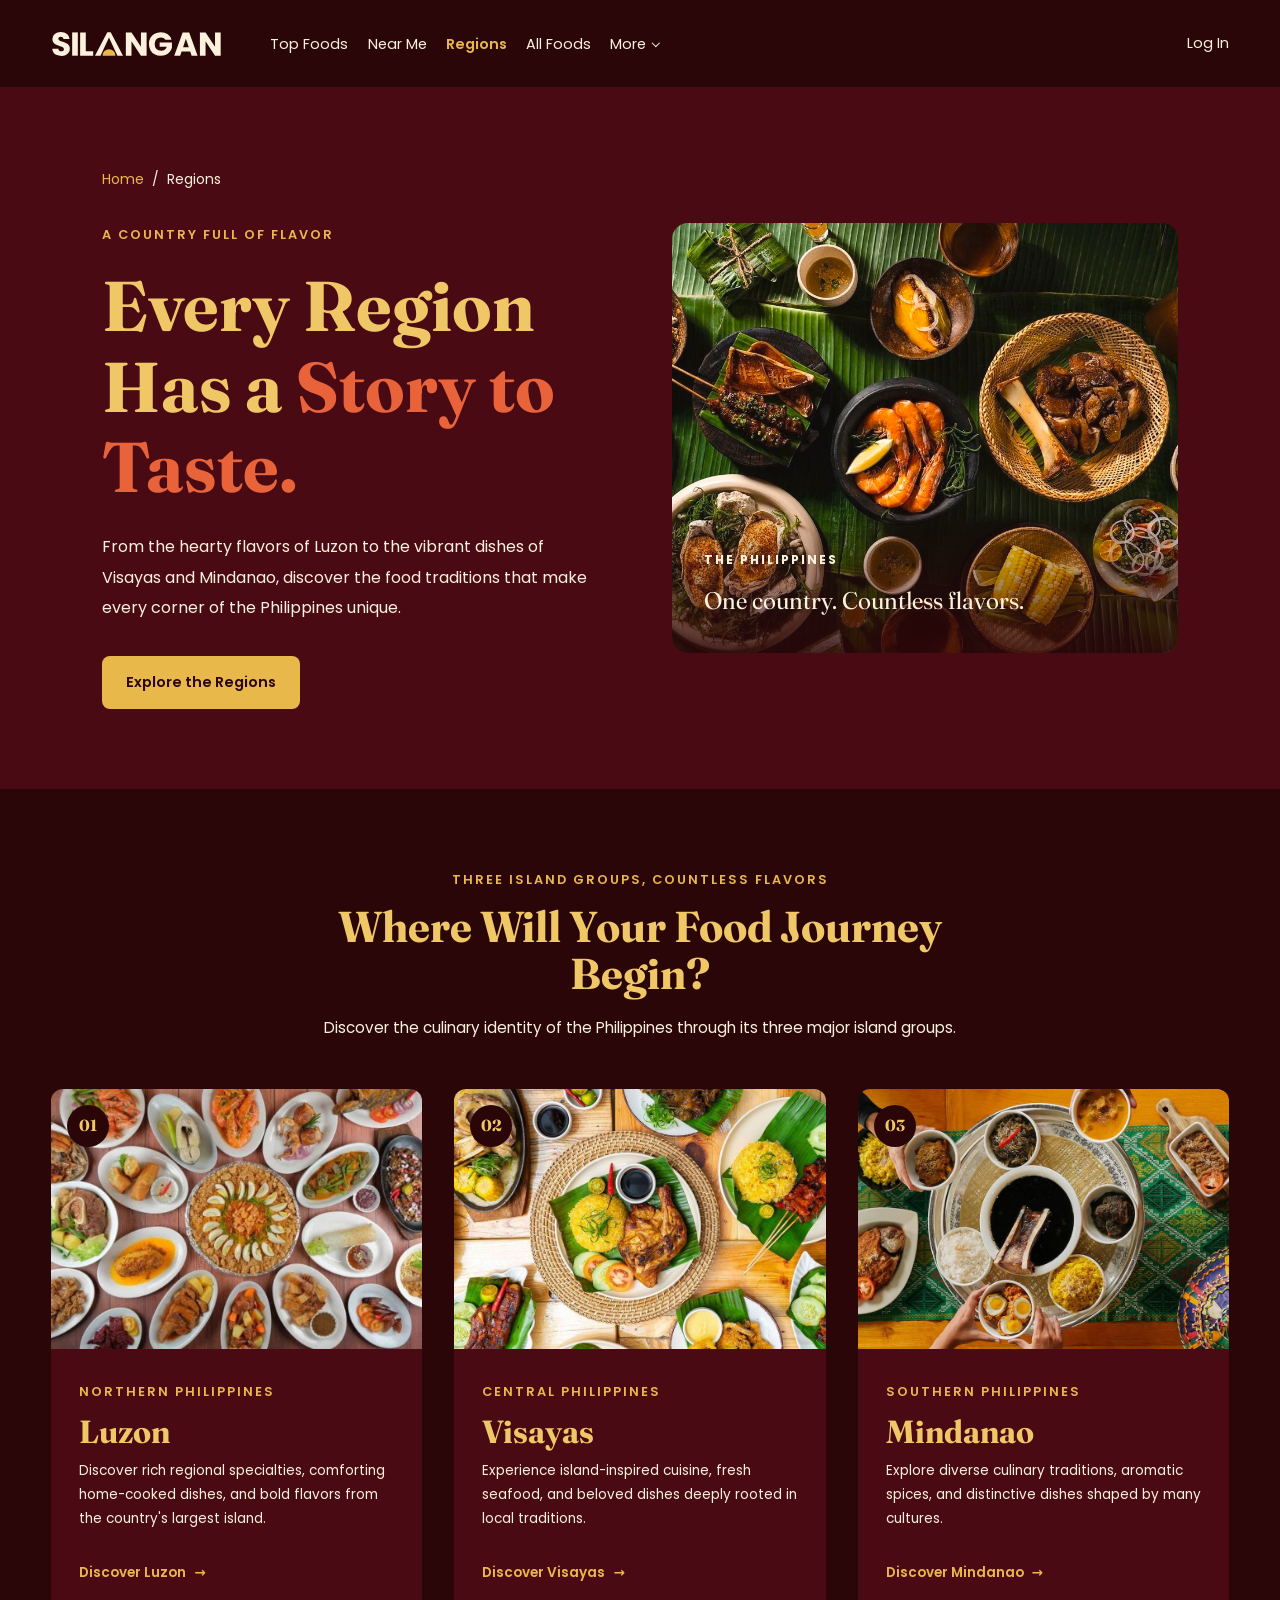
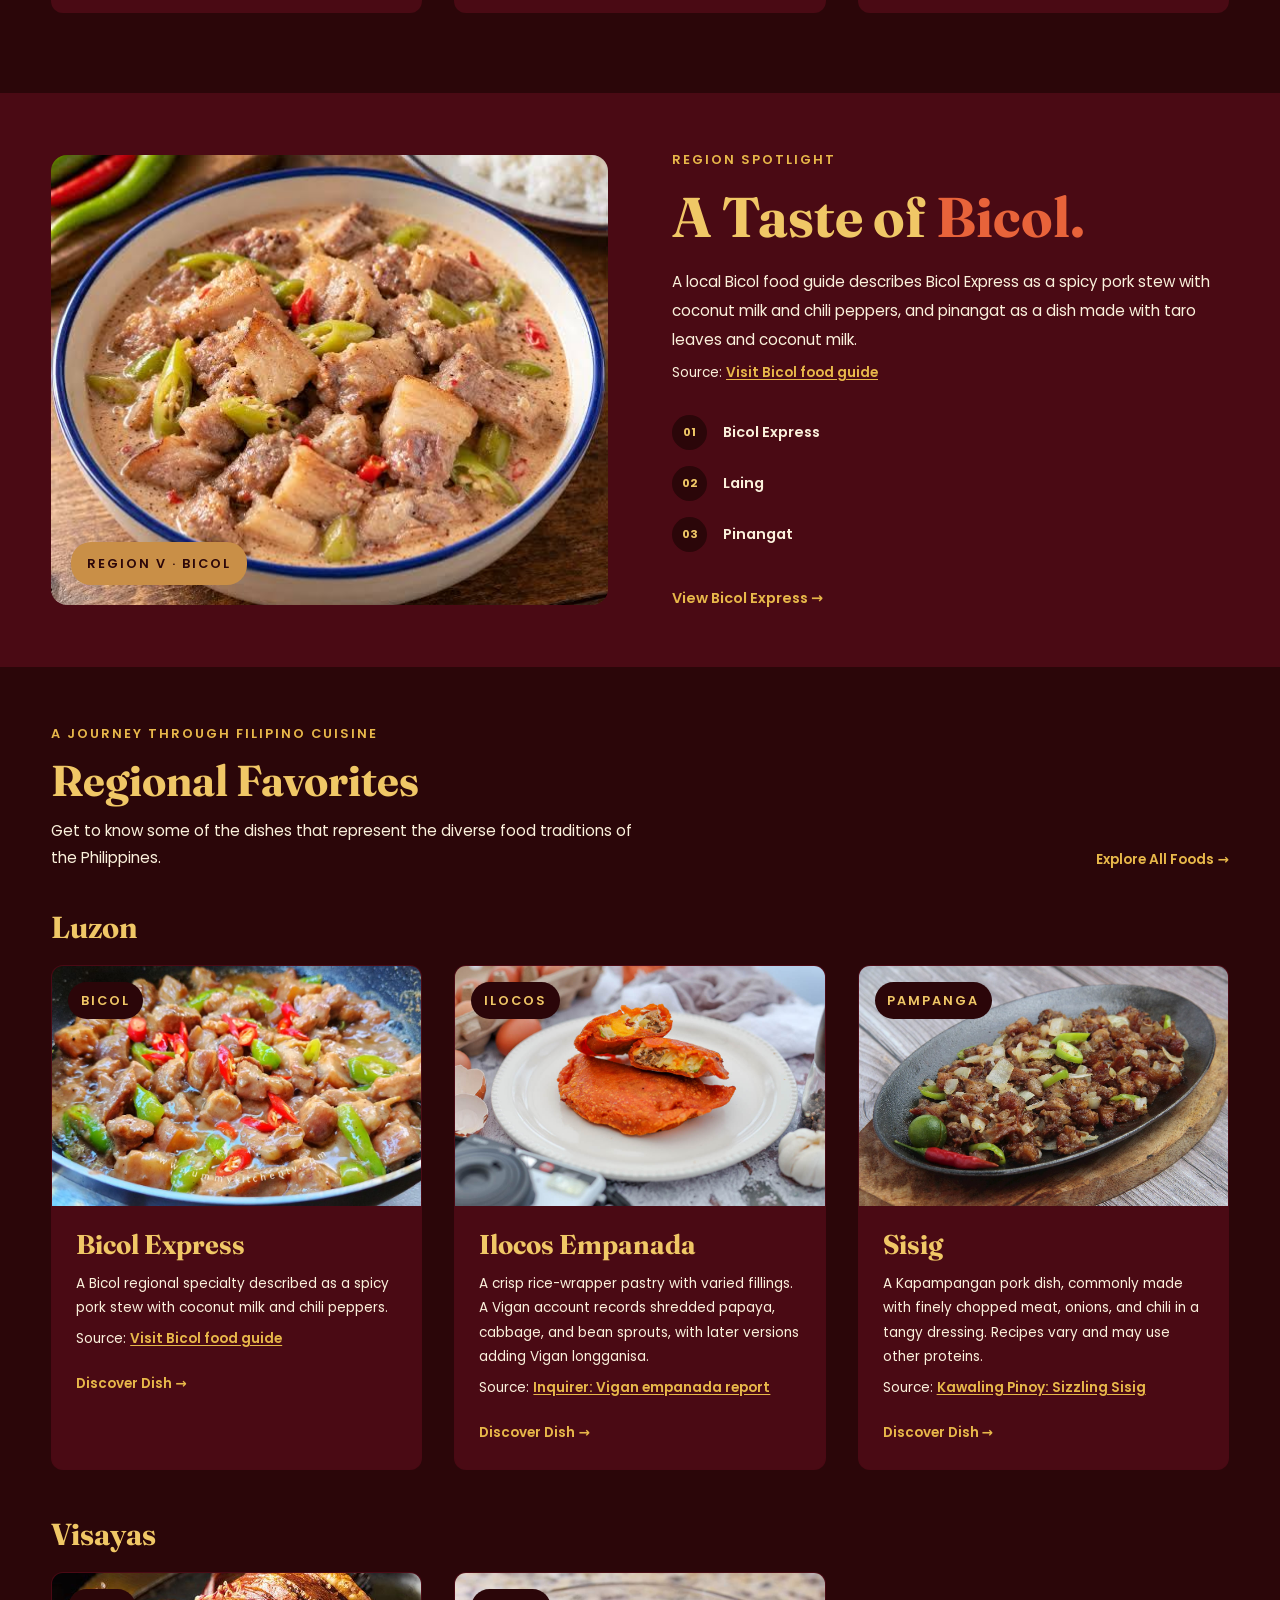
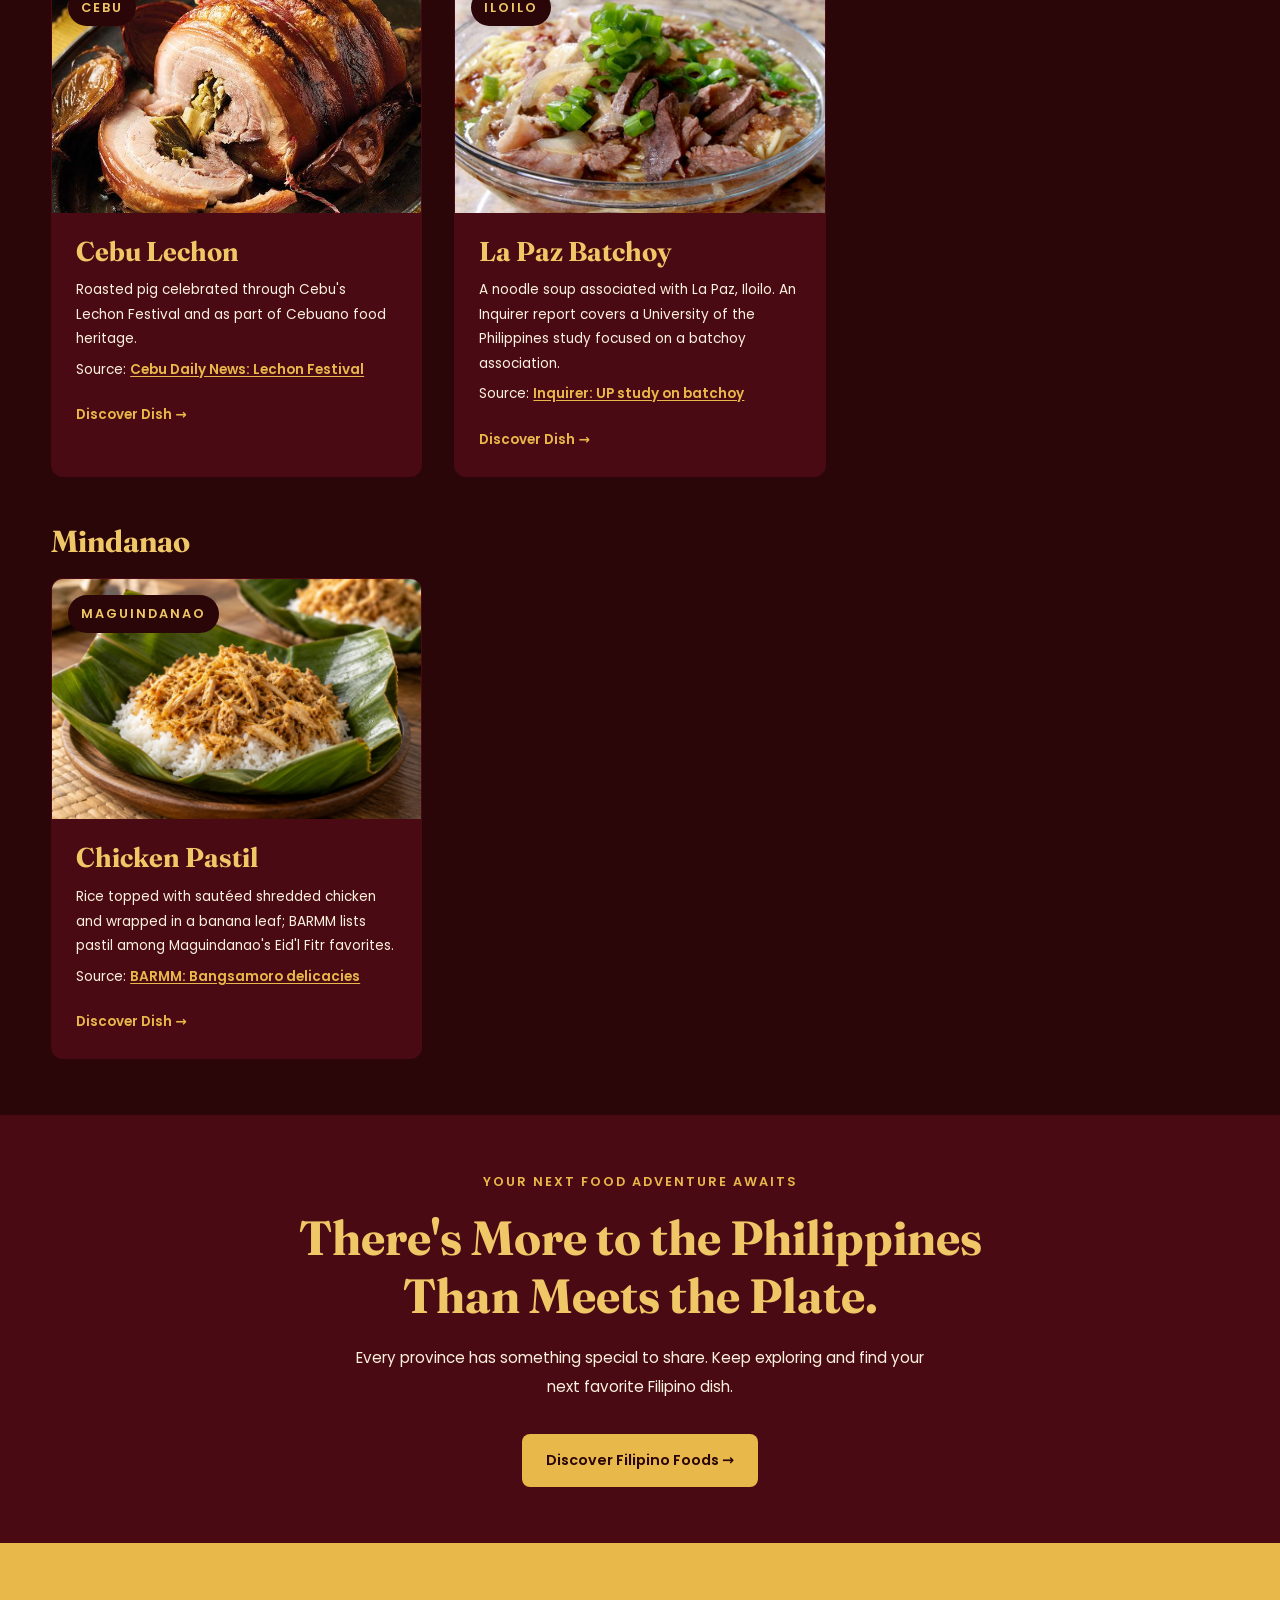
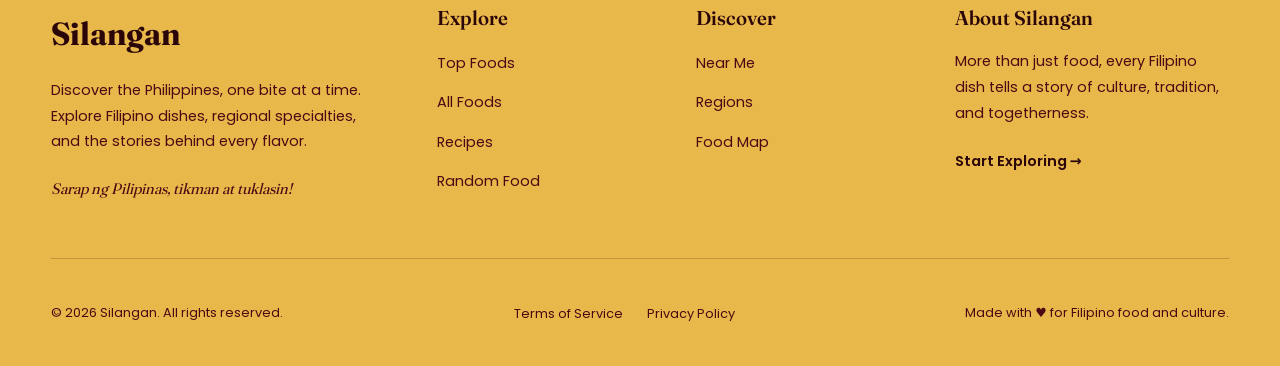
<file: pages/regions.html>
<!DOCTYPE html>
<html lang="en">
<head>
    <meta charset="UTF-8">
    <meta name="viewport" content="width=device-width, initial-scale=1.0">

    <title>Explore Regions | SILANGAN</title>
    <meta name="description" content="Explore Filipino food by region across Luzon, Visayas, and Mindanao, and learn what makes each area's cuisine unique.">

    <link rel="icon" href="../assets/images/logo/favicon.svg" type="image/svg+xml">
    <link rel="stylesheet" href="../css/style.css">
    <link rel="stylesheet" href="../css/regions.css">
    <script src="../js/nav.js" defer></script>
</head>

<body>
    <div class="container">
        <a href="#main" class="skip-link">Skip to main content</a>

        <header class="site-header">
            <nav class="site-nav full-bleed" aria-label="Main navigation">
                <a href="../index.html" class="site-nav-logo" aria-label="Silangan home">
                    <img
                        src="../assets/images/logo/logo.svg"
                        alt="Silangan">
                </a>

                <button
                    class="site-nav-toggle"
                    type="button"
                    aria-label="Open menu"
                    aria-expanded="false">
                    <svg class="icon-menu" viewBox="0 0 24 24" aria-hidden="true">
                        <path d="M4 7h16M4 12h16M4 17h16"></path>
                    </svg>
                    <svg class="icon-close" viewBox="0 0 24 24" aria-hidden="true">
                        <path d="M6 6l12 12M18 6L6 18"></path>
                    </svg>
                </button>

                <ul class="site-nav-links list-reset">
                    <li><a href="top-foods.html">Top Foods</a></li>
                    <li><a href="near-me.html">Near Me</a></li>
                    <li><a href="regions.html" aria-current="page">Regions</a></li>
                    <li><a href="foods.html">All Foods</a></li>
                    <li>
                        <details class="site-nav-dropdown">
                            <summary>More</summary>
                            <ul class="site-nav-dropdown-menu list-reset">
                                <li><a href="recipes.html">Recipes</a></li>
                                <li><a href="map.html">Map</a></li>
                                <li><a href="random-food.html">Random Food</a></li>
                            </ul>
                        </details>
                    </li>
                </ul>

                <div class="site-nav-actions">
                    <a href="login.html" class="site-nav-cta">
                        Log In
                    </a>

                </div>
            </nav>
        </header>

        <main id="main" tabindex="-1">
            <section class="regions-intro full-bleed">
                <div class="regions-intro-content">
                    <nav class="breadcrumb" aria-label="Breadcrumb">
                        <ol class="breadcrumb-list list-reset">
                            <li><a href="../index.html">Home</a></li>
                            <li aria-current="page">Regions</li>
                        </ol>
                    </nav>

                    <span class="section-eyebrow">
                        A COUNTRY FULL OF FLAVOR
                    </span>

                    <h1>
                        Every Region Has a
                        <span>Story to Taste.</span>
                    </h1>

                    <p>
                        From the hearty flavors of Luzon to the vibrant
                        dishes of Visayas and Mindanao, discover the food
                        traditions that make every corner of the Philippines unique.
                    </p>

                    <a href="#island-groups" class="regions-intro-button">
                        Explore the Regions
                    </a>
                </div>

                <div class="regions-intro-image">
                    <img
                        src="../assets/images/regions/filipino-food-spread.jpg"
                        alt="A spread of traditional Filipino dishes">

                    <div class="regions-intro-image-caption">
                        <span>THE PHILIPPINES</span>
                        <p>One country. Countless flavors.</p>
                    </div>
                </div>
            </section>

            <section class="island-groups" id="island-groups">
                <div class="island-groups-container">
                    <div class="island-groups-header">
                        <span class="section-eyebrow">
                            THREE ISLAND GROUPS, COUNTLESS FLAVORS
                        </span>

                        <h2>Where Will Your Food Journey Begin?</h2>

                        <p>
                            Discover the culinary identity of the Philippines
                            through its three major island groups.
                        </p>

                        <p class="scroll-hint">Swipe to explore</p>
                    </div>


                    <div class="island-groups-grid">
                        <article class="island-card">
                            <div class="island-card-image">
                                <img
                                    loading="lazy"
                                    src="../assets/images/regions/luzon-food-spread.jpg"
                                    alt="Traditional food from Luzon">

                                <span class="island-number">01</span>
                            </div>

                            <div class="island-card-info">
                                <span class="island-label">NORTHERN PHILIPPINES</span>

                                <h3>Luzon</h3>

                                <p>
                                    Discover rich regional specialties,
                                    comforting home-cooked dishes, and
                                    bold flavors from the country's largest island.
                                </p>

                                <a href="#luzon-favorites">
                                    Discover Luzon
                                    <span aria-hidden="true">→</span>
                                </a>
                            </div>
                        </article>

                        <article class="island-card">
                            <div class="island-card-image">
                                <img
                                    loading="lazy"
                                    src="../assets/images/regions/visayas-food-spread.jpg"
                                    alt="Traditional food from Visayas">

                                <span class="island-number">02</span>
                            </div>

                            <div class="island-card-info">
                                <span class="island-label">CENTRAL PHILIPPINES</span>

                                <h3>Visayas</h3>

                                <p>
                                    Experience island-inspired cuisine,
                                    fresh seafood, and beloved dishes
                                    deeply rooted in local traditions.
                                </p>

                                <a href="#visayas-favorites">
                                    Discover Visayas
                                    <span aria-hidden="true">→</span>
                                </a>
                            </div>
                        </article>

                        <article class="island-card">
                            <div class="island-card-image">
                                <img
                                    loading="lazy"
                                    src="../assets/images/regions/mindanao-food-spread.jpg"
                                    alt="Traditional food from Mindanao">

                                <span class="island-number">03</span>
                            </div>

                            <div class="island-card-info">
                                <span class="island-label">SOUTHERN PHILIPPINES</span>

                                <h3>Mindanao</h3>

                                <p>
                                    Explore diverse culinary traditions,
                                    aromatic spices, and distinctive
                                    dishes shaped by many cultures.
                                </p>

                                <a href="#mindanao-favorites">
                                    Discover Mindanao
                                    <span aria-hidden="true">→</span>
                                </a>
                            </div>
                        </article>
                    </div>
                </div>
            </section>

            <section class="featured-region full-bleed">
                <div class="featured-region-container">
                    <div class="featured-region-image">
                        <img
                            loading="lazy"
                            src="../assets/images/regions/spotlight.jpg"
                            alt="Bicolano food and local specialties">

                        <span class="featured-region-tag">
                            REGION V · BICOL
                        </span>
                    </div>


                    <div class="featured-region-content">
                        <span class="section-eyebrow">
                            REGION SPOTLIGHT
                        </span>

                        <h2>
                            A Taste of
                            <span>Bicol.</span>
                        </h2>

                        <p>
                            A local Bicol food guide describes Bicol Express as a
                            spicy pork stew with coconut milk and chili peppers,
                            and pinangat as a dish made with taro leaves and
                            coconut milk.
                            <span class="regional-source-note">
                                Source:
                                <a href="https://visitbicol.ph/explore-bicol/">
                                    Visit Bicol food guide
                                </a>
                            </span>
                        </p>

                        <div class="featured-region-highlights">
                            <div>
                                <span class="highlight-number">01</span>
                                <p>Bicol Express</p>
                            </div>

                            <div>
                                <span class="highlight-number">02</span>
                                <p>Laing</p>
                            </div>

                            <div>
                                <span class="highlight-number">03</span>
                                <p>Pinangat</p>
                            </div>
                        </div>

                        <a href="#bicol-express" class="featured-region-link">
                            View Bicol Express →
                        </a>
                    </div>
                </div>
            </section>

            <section class="regional-favorites" id="regional-favorites">
                <div class="regional-favorites-container">
                    <div class="regional-favorites-header">
                        <div>
                            <span class="section-eyebrow">
                                A JOURNEY THROUGH FILIPINO CUISINE
                            </span>

                            <h2>Regional Favorites</h2>

                            <p>
                                Get to know some of the dishes that represent
                                the diverse food traditions of the Philippines.
                            </p>
                        </div>

                        <a href="foods.html" class="regional-view-all">
                            Explore All Foods →
                        </a>
                    </div>


                    <div class="regional-food-groups">
                        <section
                            class="regional-food-group regional-food-group--scrollable"
                            id="luzon-favorites"
                            aria-labelledby="luzon-favorites-heading">
                            <h3 id="luzon-favorites-heading">Luzon</h3>

                            <p class="scroll-hint">Swipe to explore</p>

                            <div class="regional-food-grid">
                                <article class="regional-food-card" id="bicol-express">
                                    <div class="regional-food-image">
                                        <img
                                            loading="lazy"
                                            src="../assets/images/foods/bicol-express.jpg"
                                            alt="Bicol Express">

                                        <span>BICOL</span>
                                    </div>

                                    <div class="regional-food-info">
                                        <h4>Bicol Express</h4>

                                        <p>
                                            A Bicol regional specialty described as
                                            a spicy pork stew with coconut milk and
                                            chili peppers.
                                            <span class="regional-source-note">
                                                Source:
                                                <a href="https://visitbicol.ph/explore-bicol/">
                                                    Visit Bicol food guide
                                                </a>
                                            </span>
                                        </p>

                                        <a
                                            href="#"
                                            aria-label="Discover Dish: Bicol Express">
                                            Discover Dish →
                                        </a>
                                    </div>
                                </article>

                                <article class="regional-food-card">
                                    <div class="regional-food-image">
                                        <img
                                            loading="lazy"
                                            src="../assets/images/foods/ilocos-empanada.jpg"
                                            alt="Ilocos empanada">

                                        <span>ILOCOS</span>
                                    </div>

                                    <div class="regional-food-info">
                                        <h4>Ilocos Empanada</h4>

                                        <p>
                                            A crisp rice-wrapper pastry with varied
                                            fillings. A Vigan account records
                                            shredded papaya, cabbage, and bean
                                            sprouts, with later versions adding
                                            Vigan longganisa.
                                            <span class="regional-source-note">
                                                Source:
                                                <a href="https://lifestyle.inquirer.net/7498/the-hidden-complexities-of-the-vigan-empanada/">
                                                    Inquirer: Vigan empanada report
                                                </a>
                                            </span>
                                        </p>

                                        <a
                                            href="#"
                                            aria-label="Discover Dish: Ilocos Empanada">
                                            Discover Dish →
                                        </a>
                                    </div>
                                </article>

                                <article class="regional-food-card">
                                    <div class="regional-food-image">
                                        <img
                                            loading="lazy"
                                            src="../assets/images/foods/sisig.jpg"
                                            alt="Pampanga sisig">

                                        <span>PAMPANGA</span>
                                    </div>

                                    <div class="regional-food-info">
                                        <h4>Sisig</h4>

                                        <p>
                                            A Kapampangan pork dish, commonly made
                                            with finely chopped meat, onions, and
                                            chili in a tangy dressing. Recipes vary
                                            and may use other proteins.
                                            <span class="regional-source-note">
                                                Source:
                                                <a href="https://www.kawalingpinoy.com/sisig/">
                                                    Kawaling Pinoy: Sizzling Sisig
                                                </a>
                                            </span>
                                        </p>

                                        <a
                                            href="#"
                                            aria-label="Discover Dish: Sisig">
                                            Discover Dish →
                                        </a>
                                    </div>
                                </article>
                            </div>
                        </section>

                        <section
                            class="regional-food-group regional-food-group--phone-scroll"
                            id="visayas-favorites"
                            aria-labelledby="visayas-favorites-heading">
                            <h3 id="visayas-favorites-heading">Visayas</h3>

                            <p class="scroll-hint">Swipe to explore</p>

                            <div class="regional-food-grid">
                                <article class="regional-food-card">
                                    <div class="regional-food-image">
                                        <img
                                            loading="lazy"
                                            src="../assets/images/foods/cebu-lechon.jpg"
                                            alt="Cebu lechon">

                                        <span>CEBU</span>
                                    </div>

                                    <div class="regional-food-info">
                                        <h4>Cebu Lechon</h4>

                                        <p>
                                            Roasted pig celebrated through Cebu's
                                            Lechon Festival and as part of Cebuano
                                            food heritage.
                                            <span class="regional-source-note">
                                                Source:
                                                <a href="https://cebudailynews.inquirer.net/756825/the-mactan-newtown-celebrates-a-decade-of-cebu-lechon-festival">
                                                    Cebu Daily News: Lechon Festival
                                                </a>
                                            </span>
                                        </p>

                                        <a
                                            href="#"
                                            aria-label="Discover Dish: Cebu Lechon">
                                            Discover Dish →
                                        </a>
                                    </div>
                                </article>

                                <article class="regional-food-card">
                                    <div class="regional-food-image">
                                        <img
                                            loading="lazy"
                                            src="../assets/images/foods/la-paz-batchoy.jpg"
                                            alt="La Paz batchoy">

                                        <span>ILOILO</span>
                                    </div>

                                    <div class="regional-food-info">
                                        <h4>La Paz Batchoy</h4>

                                        <p>
                                            A noodle soup associated with La Paz,
                                            Iloilo. An Inquirer report covers a
                                            University of the Philippines study
                                            focused on a batchoy association.
                                            <span class="regional-source-note">
                                                Source:
                                                <a href="https://newsinfo.inquirer.net/2256779/up-study-why-the-need-for-a-batchoy-association">
                                                    Inquirer: UP study on batchoy
                                                </a>
                                            </span>
                                        </p>

                                        <a
                                            href="#"
                                            aria-label="Discover Dish: La Paz Batchoy">
                                            Discover Dish →
                                        </a>
                                    </div>
                                </article>
                            </div>
                        </section>

                        <section
                            class="regional-food-group"
                            id="mindanao-favorites"
                            aria-labelledby="mindanao-favorites-heading">
                            <h3 id="mindanao-favorites-heading">Mindanao</h3>

                            <div class="regional-food-grid">
                                <article class="regional-food-card">
                                    <div class="regional-food-image">
                                        <img
                                            loading="lazy"
                                            src="../assets/images/foods/chicken-pastil.jpg"
                                            alt="Mindanao chicken pastil">

                                        <span>MAGUINDANAO</span>
                                    </div>

                                    <div class="regional-food-info">
                                        <h4>Chicken Pastil</h4>

                                        <p>
                                            Rice topped with sautéed shredded
                                            chicken and wrapped in a banana leaf;
                                            BARMM lists pastil among Maguindanao's
                                            Eid'l Fitr favorites.
                                            <span class="regional-source-note">
                                                Source:
                                                <a href="https://bangsamoro.gov.ph/news/latest-news/bangsamoro-delicacies-to-celebrate-eidl-fitr/">
                                                    BARMM: Bangsamoro delicacies
                                                </a>
                                            </span>
                                        </p>

                                        <a
                                            href="#"
                                            aria-label="Discover Dish: Chicken Pastil">
                                            Discover Dish →
                                        </a>
                                    </div>
                                </article>
                            </div>
                        </section>
                    </div>
                </div>
            </section>

            <section class="regions-cta full-bleed">
                <div class="regions-cta-content">
                    <span class="section-eyebrow">
                        YOUR NEXT FOOD ADVENTURE AWAITS
                    </span>

                    <h2>
                        There's More to the Philippines
                        Than Meets the Plate.
                    </h2>

                    <p>
                        Every province has something special to share.
                        Keep exploring and find your next favorite Filipino dish.
                    </p>

                    <a href="foods.html" class="regions-cta-button">
                        Discover Filipino Foods →
                    </a>
                </div>
            </section>
        </main>

        <footer class="footer full-bleed">
            <div class="footer-container">
                <div class="footer-main">
                    <div class="footer-brand">
                        <a href="../index.html" class="footer-logo">
                            Silangan
                        </a>

                        <p>
                            Discover the Philippines, one bite at a time.
                            Explore Filipino dishes, regional specialties,
                            and the stories behind every flavor.
                        </p>

                        <span class="footer-brand-tagline">
                            Sarap ng Pilipinas, tikman at tuklasin!
                        </span>
                    </div>

                    <div class="footer-links">
                        <h3>Explore</h3>

                        <ul class="list-reset">
                            <li><a href="top-foods.html">Top Foods</a></li>
                            <li><a href="foods.html">All Foods</a></li>
                            <li><a href="recipes.html">Recipes</a></li>
                            <li><a href="random-food.html">Random Food</a></li>
                        </ul>
                    </div>

                    <div class="footer-links">
                        <h3>Discover</h3>

                        <ul class="list-reset">
                            <li><a href="near-me.html">Near Me</a></li>
                            <li><a href="regions.html">Regions</a></li>
                            <li><a href="map.html">Food Map</a></li>
                        </ul>
                    </div>

                    <div class="footer-about">
                        <h3>About Silangan</h3>

                        <p>
                            More than just food, every Filipino dish
                            tells a story of culture, tradition,
                            and togetherness.
                        </p>

                        <a href="foods.html" class="footer-explore-link">
                            Start Exploring →
                        </a>
                    </div>
                </div>

                <div class="footer-bottom">
                    <p>
                        © 2026 Silangan. All rights reserved.
                    </p>

                    <ul class="footer-legal list-reset">
                        <li><a href="terms.html">Terms of Service</a></li>
                        <li><a href="privacy.html">Privacy Policy</a></li>
                    </ul>

                    <span>
                        Made with ♥ for Filipino food and culture.
                    </span>
                </div>
            </div>
        </footer>
    </div>
</body>
</html>
</file>
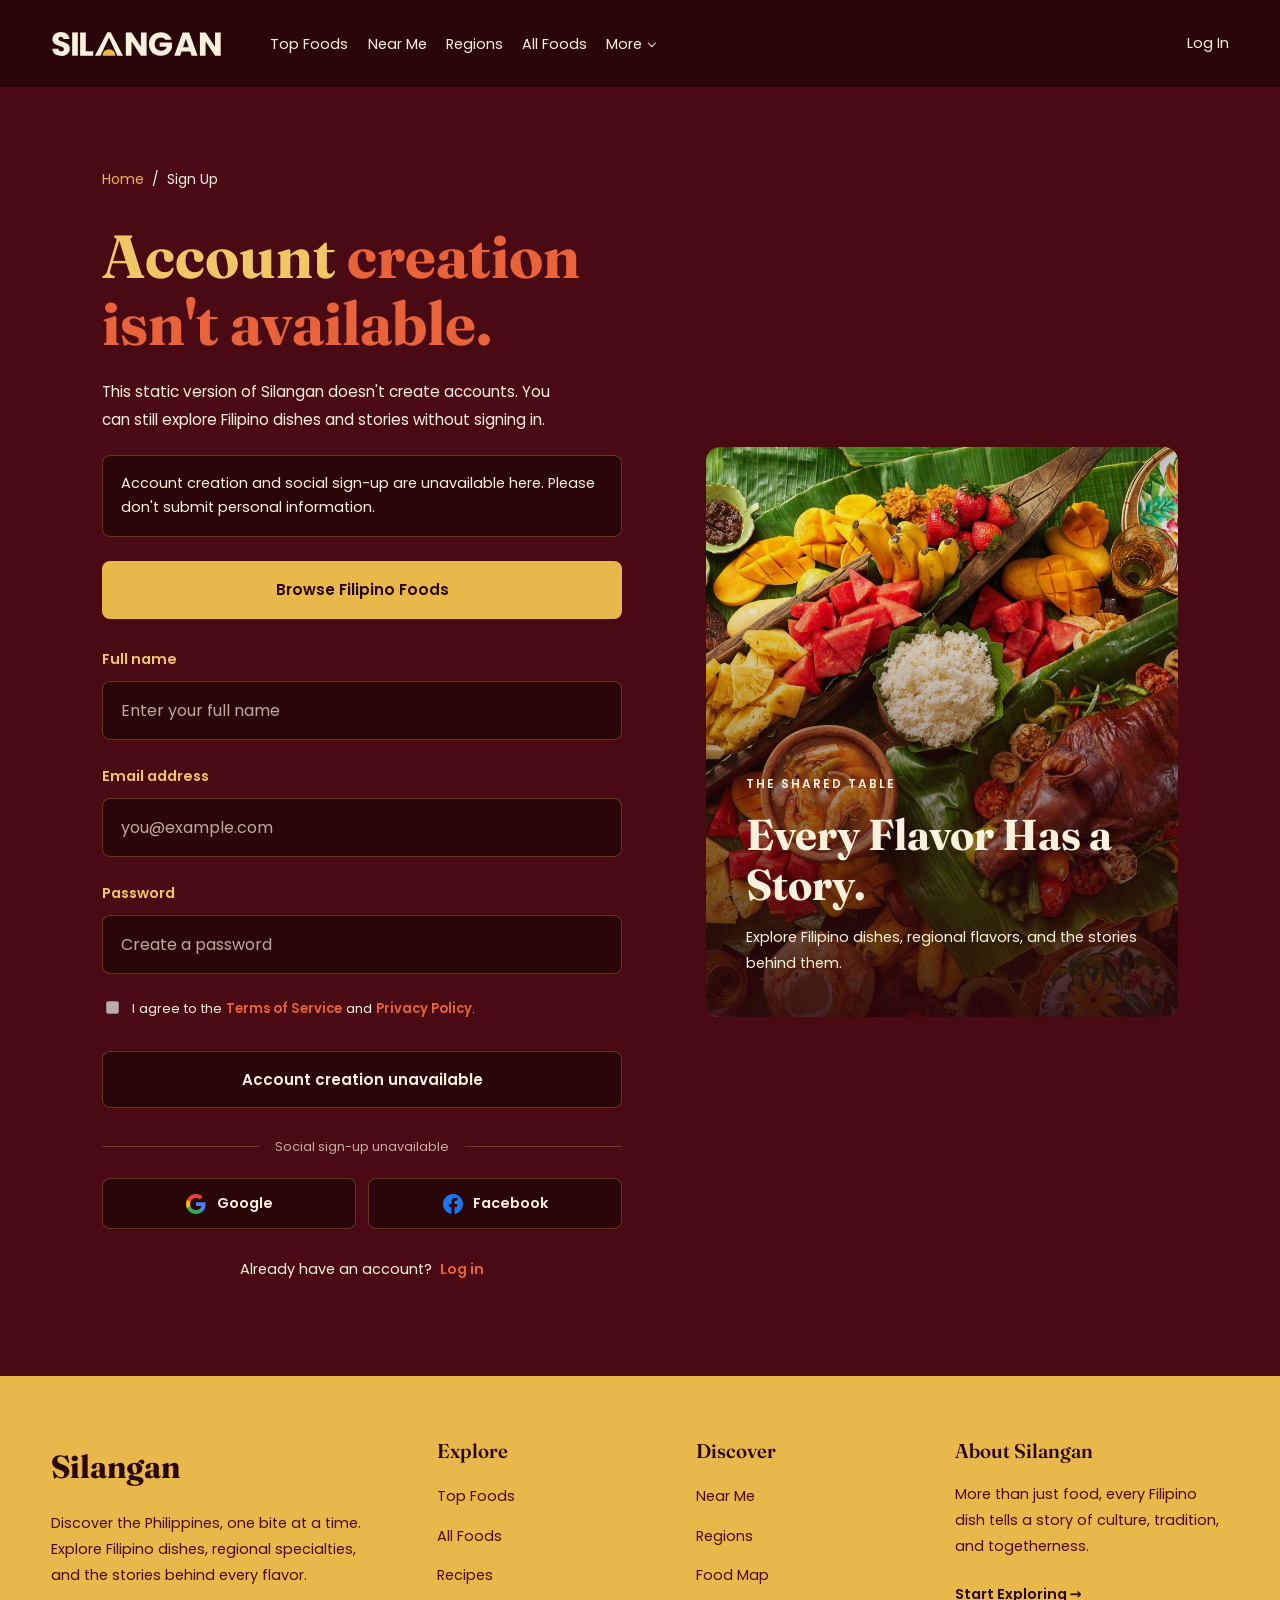
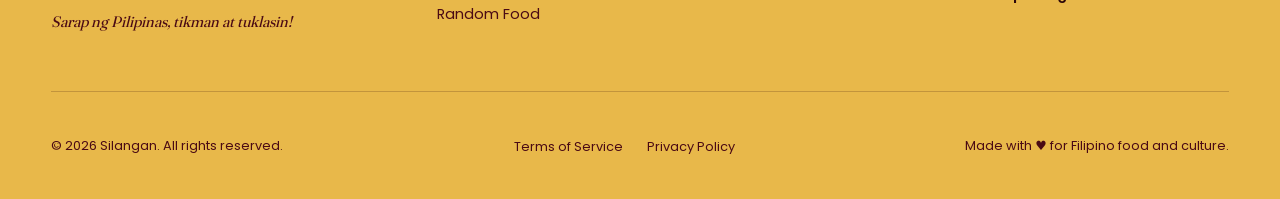
<file: pages/signup.html>
<!DOCTYPE html>
<html lang="en">
<head>
    <meta charset="UTF-8">
    <meta name="viewport" content="width=device-width, initial-scale=1.0">

    <title>Sign Up | SILANGAN</title>
    <meta name="description" content="Account creation is unavailable on the static Silangan site. Browse Filipino dishes and stories without an account.">

    <link rel="icon" href="../assets/images/logo/favicon.svg" type="image/svg+xml">
    <link rel="stylesheet" href="../css/style.css">
    <link rel="stylesheet" href="../css/auth.css">
    <link rel="stylesheet" href="../css/signup.css">
    <script src="../js/nav.js" defer></script>
</head>
<body>
    <div class="container">
        <a href="#main" class="skip-link">Skip to main content</a>

        <header class="site-header">
            <nav class="site-nav full-bleed" aria-label="Main navigation">
                <a href="../index.html" class="site-nav-logo" aria-label="Silangan home">
                    <img
                        src="../assets/images/logo/logo.svg"
                        alt="Silangan">
                </a>

                <button
                    class="site-nav-toggle"
                    type="button"
                    aria-label="Open menu"
                    aria-expanded="false">
                    <svg class="icon-menu" viewBox="0 0 24 24" aria-hidden="true">
                        <path d="M4 7h16M4 12h16M4 17h16"></path>
                    </svg>
                    <svg class="icon-close" viewBox="0 0 24 24" aria-hidden="true">
                        <path d="M6 6l12 12M18 6L6 18"></path>
                    </svg>
                </button>

                <ul class="site-nav-links list-reset">
                    <li><a href="top-foods.html">Top Foods</a></li>
                    <li><a href="near-me.html">Near Me</a></li>
                    <li><a href="regions.html">Regions</a></li>
                    <li><a href="foods.html">All Foods</a></li>
                    <li>
                        <details class="site-nav-dropdown">
                            <summary>More</summary>
                            <ul class="site-nav-dropdown-menu list-reset">
                                <li><a href="recipes.html">Recipes</a></li>
                                <li><a href="map.html">Map</a></li>
                                <li><a href="random-food.html">Random Food</a></li>
                            </ul>
                        </details>
                    </li>
                </ul>

                <div class="site-nav-actions">
                    <a href="login.html" class="site-nav-cta">
                        Log In
                    </a>

                </div>
            </nav>
        </header>

        <main id="main" tabindex="-1">
            <section class="login-section full-bleed">
                <div class="login-container">
                    <div class="login-content">
                        <nav class="breadcrumb" aria-label="Breadcrumb">
                            <ol class="breadcrumb-list list-reset">
                                <li><a href="../index.html">Home</a></li>
                                <li aria-current="page">Sign Up</li>
                            </ol>
                        </nav>

                        <h1>Account <span>creation isn't available.</span></h1>

                        <p class="login-description">
                            This static version of Silangan doesn't create
                            accounts. You can still explore Filipino dishes
                            and stories without signing in.
                        </p>

                        <p class="auth-availability" id="auth-availability">
                            Account creation and social sign-up are unavailable
                            here. Please don't submit personal information.
                        </p>

                        <a href="foods.html" class="auth-browse-link">
                            Browse Filipino Foods
                        </a>

                        <div class="login-form auth-disabled" aria-describedby="auth-availability">
                            <div class="form-group">
                                <label for="name">Full name</label>

                                <input
                                    type="text"
                                    id="name"
                                    placeholder="Enter your full name"
                                    disabled>
                            </div>

                            <div class="form-group">
                                <label for="email">Email address</label>

                                <input
                                    type="email"
                                    id="email"
                                    placeholder="you@example.com"
                                    disabled>
                            </div>

                            <div class="form-group">
                                <label for="password">Password</label>

                                <input
                                    type="password"
                                    id="password"
                                    placeholder="Create a password"
                                    disabled>
                            </div>

                            <label class="terms-agree">
                                <input type="checkbox" disabled>

                                <span>
                                    I agree to the
                                    <a href="terms.html">Terms of Service</a>
                                    and
                                    <a href="privacy.html">Privacy Policy</a>.
                                </span>
                            </label>

                            <button type="button" class="login-button" disabled>
                                Account creation unavailable
                            </button>
                        </div>

                        <div class="login-divider">
                            <span>Social sign-up unavailable</span>
                        </div>

                        <div
                            class="social-login"
                            role="group"
                            aria-label="Unavailable social sign-up options">
                            <button type="button" class="social-button" disabled>
                                <svg viewBox="0 0 24 24" aria-hidden="true">
                                    <path fill="#4285F4" d="M23.49 12.27c0-.79-.07-1.54-.19-2.27H12v4.51h6.47c-.29 1.48-1.14 2.73-2.4 3.58v3h3.86c2.26-2.09 3.56-5.17 3.56-8.82z"/>
                                    <path fill="#34A853" d="M12 24c3.24 0 5.95-1.08 7.93-2.91l-3.86-3c-1.08.72-2.45 1.16-4.07 1.16-3.13 0-5.78-2.11-6.73-4.96H1.29v3.09C3.26 21.3 7.31 24 12 24z"/>
                                    <path fill="#FBBC05" d="M5.27 14.29c-.25-.72-.38-1.49-.38-2.29s.14-1.57.38-2.29V6.62H1.29C.47 8.24 0 10.06 0 12s.47 3.76 1.29 5.38l3.98-3.09z"/>
                                    <path fill="#EA4335" d="M12 4.75c1.77 0 3.35.61 4.6 1.8l3.42-3.42C17.95 1.19 15.24 0 12 0 7.31 0 3.26 2.7 1.29 6.62l3.98 3.09C6.22 6.86 8.87 4.75 12 4.75z"/>
                                </svg>

                                <span>Google</span>
                            </button>

                            <button type="button" class="social-button" disabled>
                                <svg viewBox="0 0 24 24" aria-hidden="true">
                                    <path fill="#1877F2" d="M24 12.073c0-6.627-5.373-12-12-12s-12 5.373-12 12c0 5.99 4.388 10.954 10.125 11.854v-8.385H7.078v-3.47h3.047V9.43c0-3.007 1.792-4.669 4.533-4.669 1.312 0 2.686.235 2.686.235v2.953H15.83c-1.491 0-1.956.925-1.956 1.874v2.25h3.328l-.532 3.47h-2.796v8.385C19.612 23.027 24 18.062 24 12.073z"/>
                                </svg>

                                <span>Facebook</span>
                            </button>
                        </div>

                        <p class="signup-text">
                            Already have an account?
                            <a href="login.html">Log in</a>
                        </p>
                    </div>

                    <div class="login-image">
                        <img
                            src="../assets/images/foods/filipino-feast.jpg"
                            alt="A spread of traditional Filipino dishes">

                        <div class="login-image-overlay">
                            <span>THE SHARED TABLE</span>

                            <h2>Every Flavor Has a Story.</h2>

                            <p>
                                Explore Filipino dishes, regional flavors,
                                and the stories behind them.
                            </p>
                        </div>
                    </div>
                </div>
            </section>
        </main>

        <footer class="footer full-bleed">
            <div class="footer-container">
                <div class="footer-main">
                    <div class="footer-brand">
                        <a href="../index.html" class="footer-logo">
                            Silangan
                        </a>

                        <p>
                            Discover the Philippines, one bite at a time.
                            Explore Filipino dishes, regional specialties,
                            and the stories behind every flavor.
                        </p>

                        <span class="footer-brand-tagline">
                            Sarap ng Pilipinas, tikman at tuklasin!
                        </span>
                    </div>

                    <div class="footer-links">
                        <h3>Explore</h3>

                        <ul class="list-reset">
                            <li><a href="top-foods.html">Top Foods</a></li>
                            <li><a href="foods.html">All Foods</a></li>
                            <li><a href="recipes.html">Recipes</a></li>
                            <li><a href="random-food.html">Random Food</a></li>
                        </ul>
                    </div>

                    <div class="footer-links">
                        <h3>Discover</h3>

                        <ul class="list-reset">
                            <li><a href="near-me.html">Near Me</a></li>
                            <li><a href="regions.html">Regions</a></li>
                            <li><a href="map.html">Food Map</a></li>
                        </ul>
                    </div>

                    <div class="footer-about">
                        <h3>About Silangan</h3>

                        <p>
                            More than just food, every Filipino dish
                            tells a story of culture, tradition,
                            and togetherness.
                        </p>

                        <a href="foods.html" class="footer-explore-link">
                            Start Exploring →
                        </a>
                    </div>
                </div>

                <div class="footer-bottom">
                    <p>
                        © 2026 Silangan. All rights reserved.
                    </p>

                    <ul class="footer-legal list-reset">
                        <li><a href="terms.html">Terms of Service</a></li>
                        <li><a href="privacy.html">Privacy Policy</a></li>
                    </ul>

                    <span>
                        Made with ♥ for Filipino food and culture.
                    </span>
                </div>
            </div>
        </footer>
    </div>
</body>
</html>
</file>
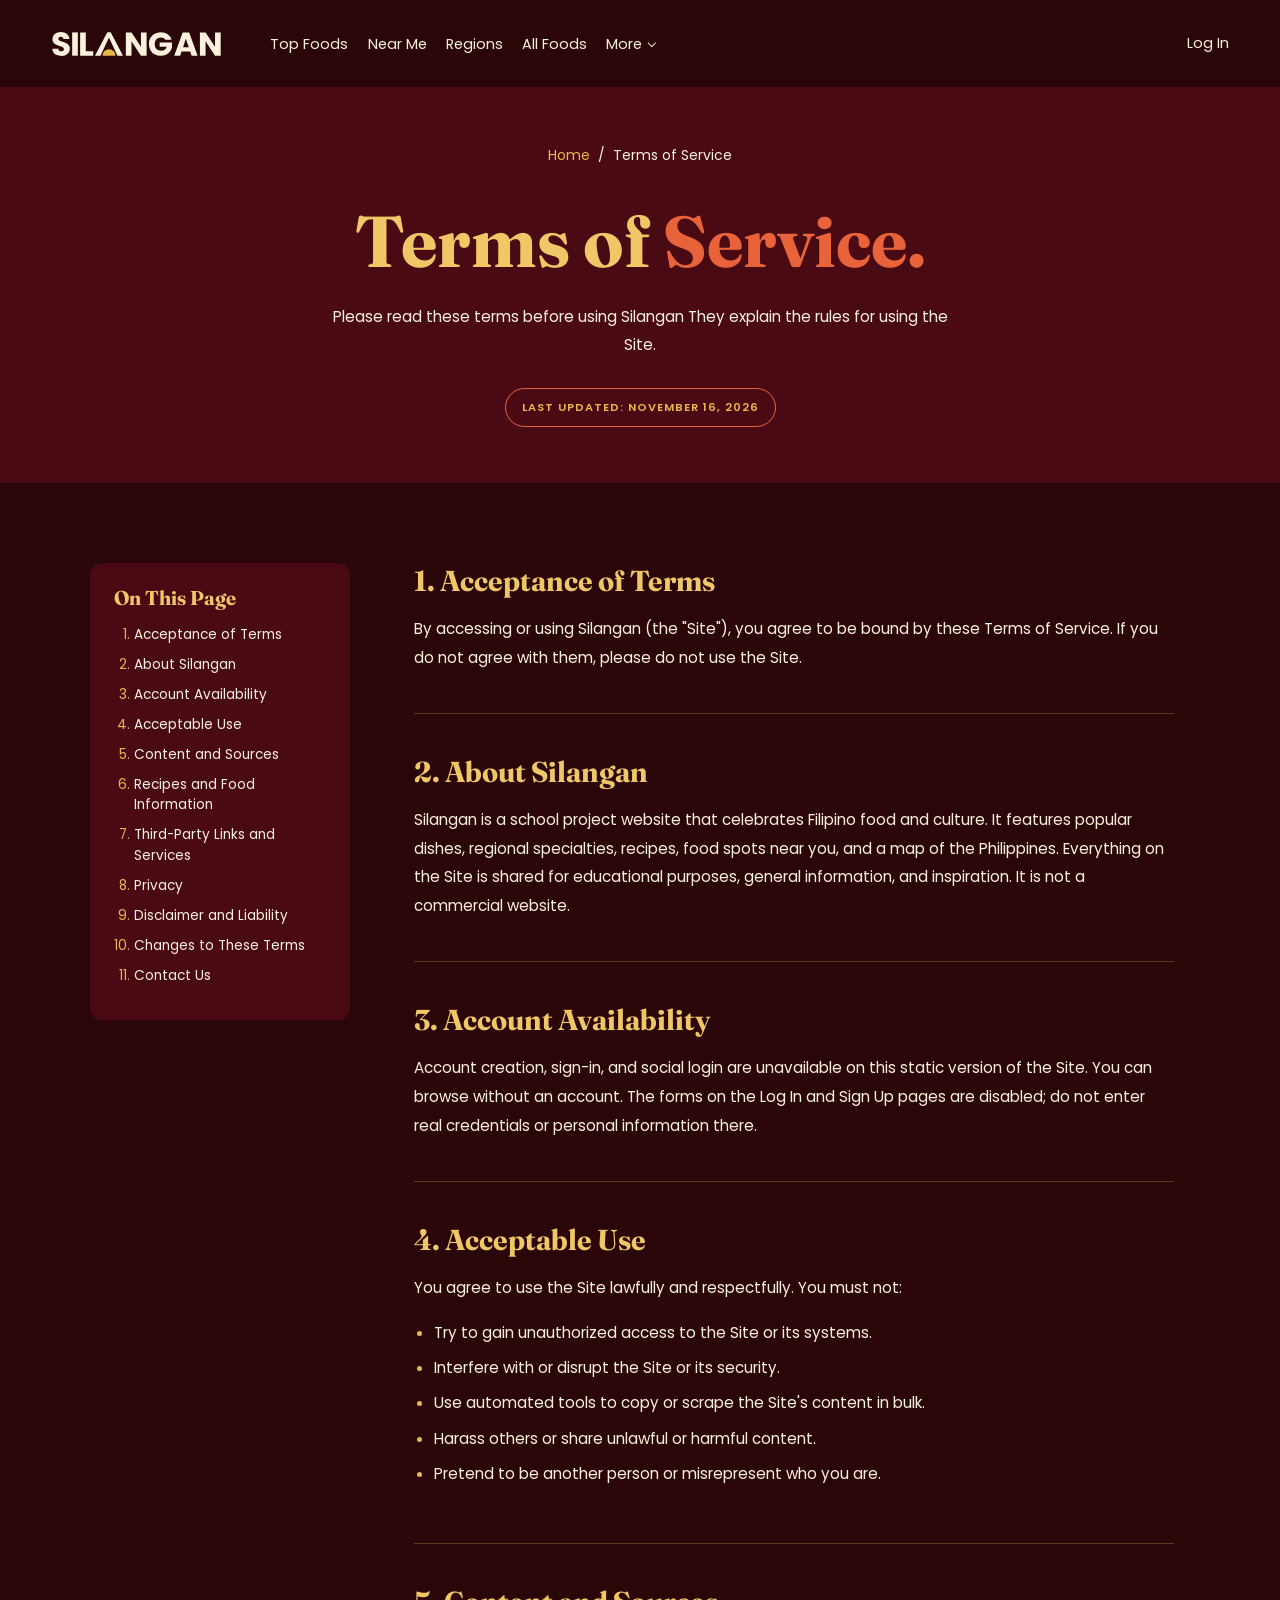
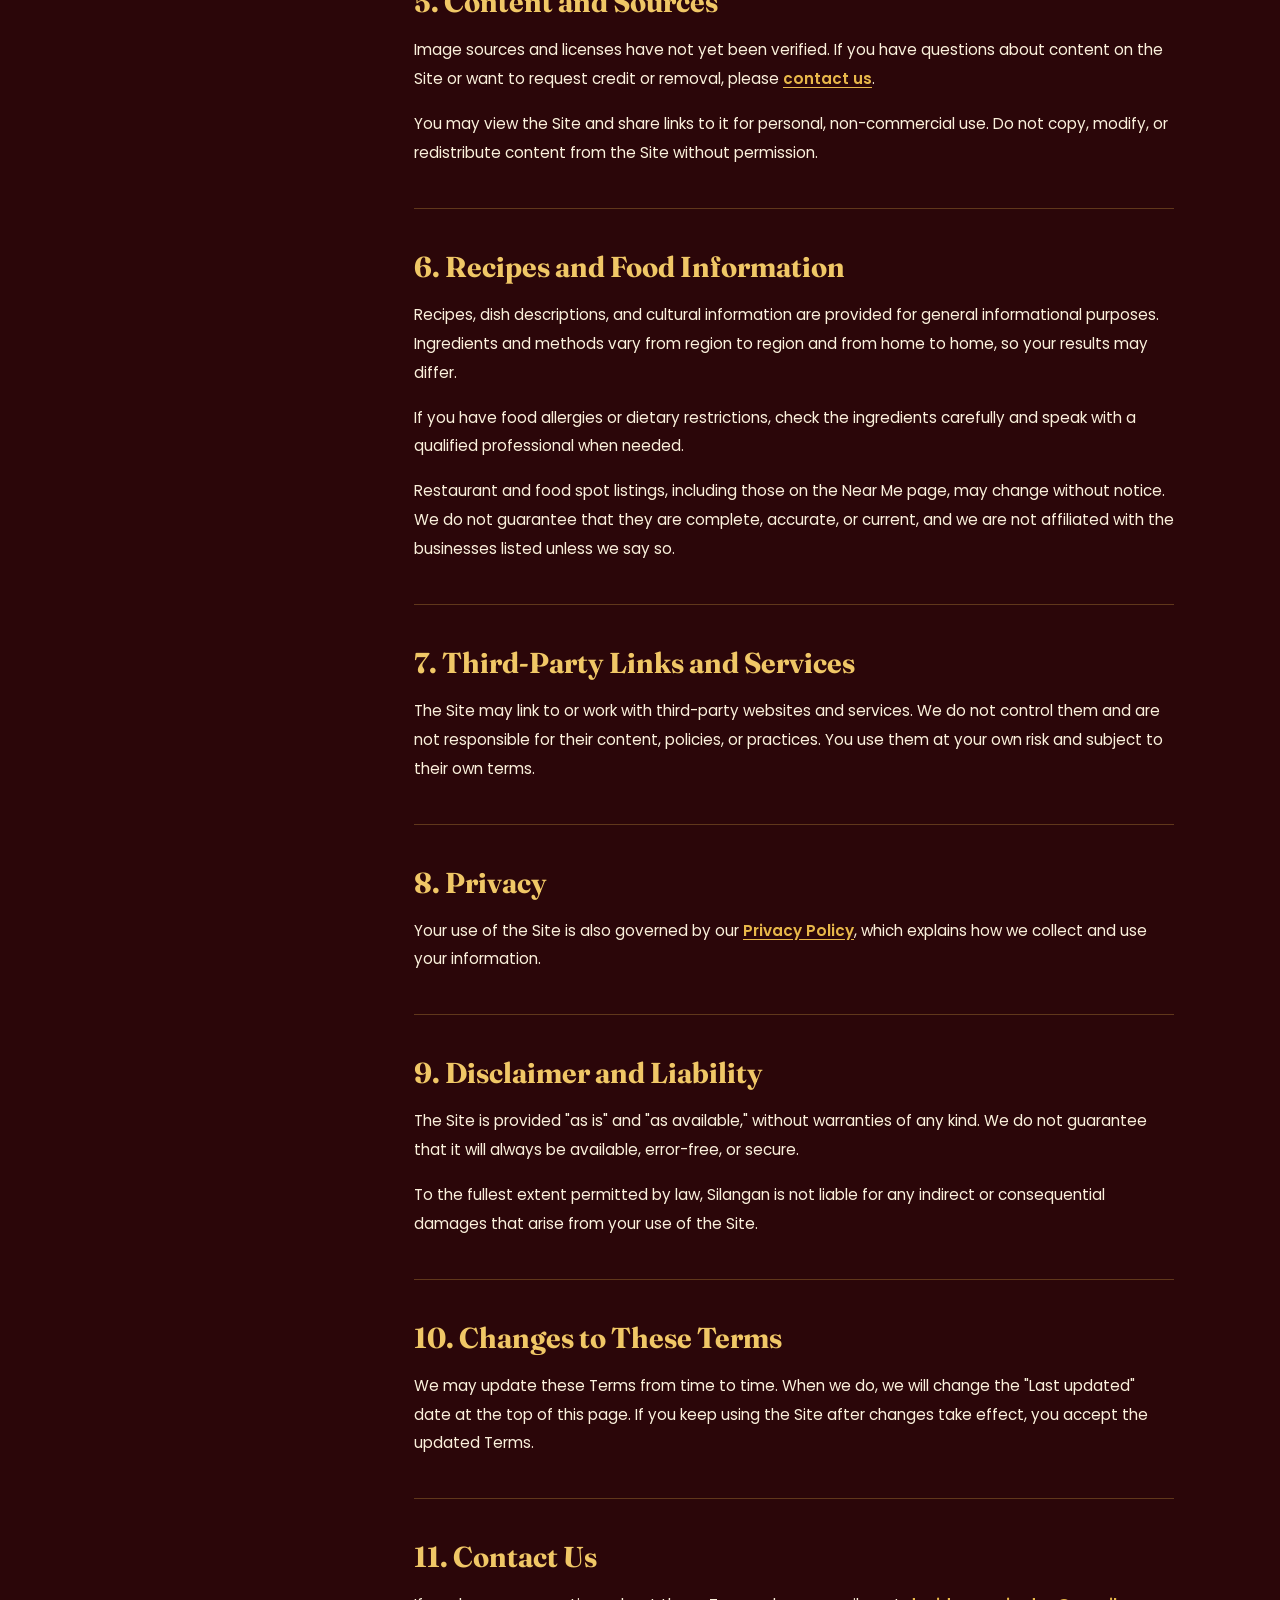
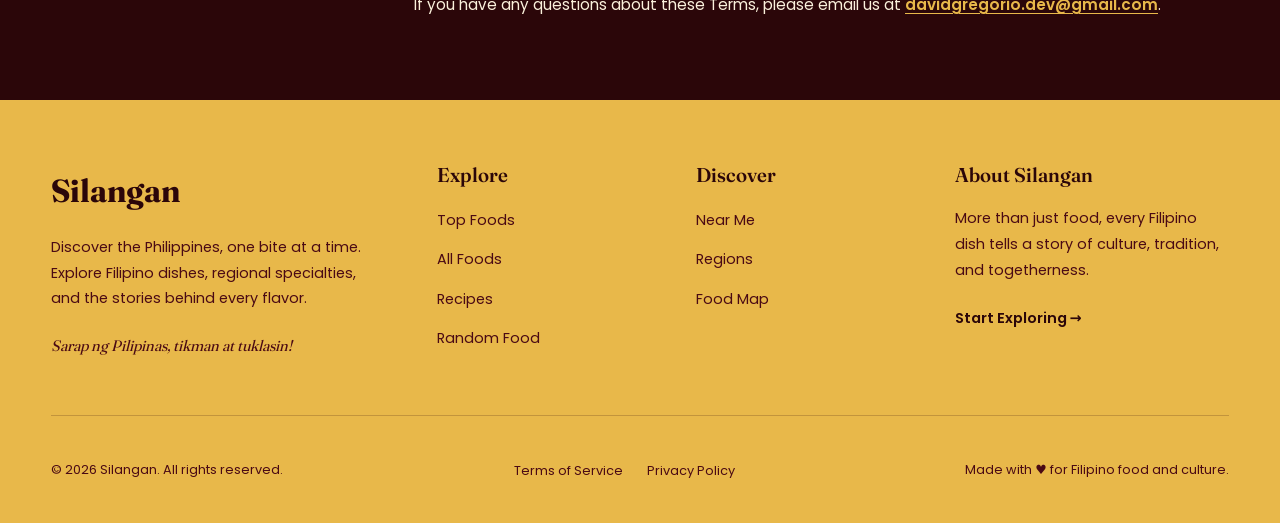
<file: pages/terms.html>
<!DOCTYPE html>
<html lang="en">
<head>
    <meta charset="UTF-8">
    <meta name="viewport" content="width=device-width, initial-scale=1.0">

    <title>Terms of Service | SILANGAN</title>
    <meta name="description" content="Read the Terms of Service for Silangan, a school project website about Filipino food and culture.">

    <link rel="icon" href="../assets/images/logo/favicon.svg" type="image/svg+xml">
    <link rel="stylesheet" href="../css/style.css">
    <link rel="stylesheet" href="../css/legal.css">
    <script src="../js/nav.js" defer></script>
</head>
<body>
    <div class="container">
        <a href="#main" class="skip-link">Skip to main content</a>

        <header class="site-header">
            <nav class="site-nav full-bleed" aria-label="Main navigation">
                <a href="../index.html" class="site-nav-logo" aria-label="Silangan home">
                    <img
                        src="../assets/images/logo/logo.svg"
                        alt="Silangan">
                </a>

                <button
                    class="site-nav-toggle"
                    type="button"
                    aria-label="Open menu"
                    aria-expanded="false">
                    <svg class="icon-menu" viewBox="0 0 24 24" aria-hidden="true">
                        <path d="M4 7h16M4 12h16M4 17h16"></path>
                    </svg>
                    <svg class="icon-close" viewBox="0 0 24 24" aria-hidden="true">
                        <path d="M6 6l12 12M18 6L6 18"></path>
                    </svg>
                </button>

                <ul class="site-nav-links list-reset">
                    <li><a href="top-foods.html">Top Foods</a></li>
                    <li><a href="near-me.html">Near Me</a></li>
                    <li><a href="regions.html">Regions</a></li>
                    <li><a href="foods.html">All Foods</a></li>
                    <li>
                        <details class="site-nav-dropdown">
                            <summary>More</summary>
                            <ul class="site-nav-dropdown-menu list-reset">
                                <li><a href="recipes.html">Recipes</a></li>
                                <li><a href="map.html">Map</a></li>
                                <li><a href="random-food.html">Random Food</a></li>
                            </ul>
                        </details>
                    </li>
                </ul>

                <div class="site-nav-actions">
                    <a href="login.html" class="site-nav-cta">
                        Log In
                    </a>

                </div>
            </nav>
        </header>

        <main id="main" tabindex="-1">
            <section class="legal-intro full-bleed">
                <div class="legal-intro-content">
                    <nav class="breadcrumb breadcrumb-centered" aria-label="Breadcrumb">
                        <ol class="breadcrumb-list list-reset">
                            <li><a href="../index.html">Home</a></li>
                            <li aria-current="page">Terms of Service</li>
                        </ol>
                    </nav>

                    <h1>Terms of <span>Service.</span></h1>

                    <p>
                        Please read these terms before using Silangan They
                        explain the rules for using the Site.
                    </p>

                    <span class="legal-updated">
                        LAST UPDATED: NOVEMBER 16, 2026
                    </span>
                </div>
            </section>

            <section class="legal-section full-bleed">
                <div class="legal-container">
                    <nav class="legal-toc" aria-label="Table of contents">
                        <h2>On This Page</h2>

                        <ol>
                            <li><a href="#acceptance">Acceptance of Terms</a></li>
                            <li><a href="#about">About Silangan</a></li>
                            <li><a href="#account">Account Availability</a></li>
                            <li><a href="#acceptable-use">Acceptable Use</a></li>
                            <li><a href="#content">Content and Sources</a></li>
                            <li><a href="#food-information">Recipes and Food Information</a></li>
                            <li><a href="#third-parties">Third-Party Links and Services</a></li>
                            <li><a href="#privacy">Privacy</a></li>
                            <li><a href="#liability">Disclaimer and Liability</a></li>
                            <li><a href="#changes">Changes to These Terms</a></li>
                            <li><a href="#contact">Contact Us</a></li>
                        </ol>
                    </nav>

                    <article class="legal-body">
                        <section class="legal-block" id="acceptance">
                            <h2>1. Acceptance of Terms</h2>

                            <p>
                                By accessing or using Silangan (the "Site"),
                                you agree to be bound by these Terms of Service.
                                If you do not agree with them, please do not use
                                the Site.
                            </p>
                        </section>

                        <section class="legal-block" id="about">
                            <h2>2. About Silangan</h2>

                            <p>
                                Silangan is a school project website that
                                celebrates Filipino food and culture. It features
                                popular dishes, regional specialties, recipes,
                                food spots near you, and a map of the
                                Philippines. Everything on the Site is shared for
                                educational purposes, general information, and
                                inspiration. It is not a commercial website.
                            </p>
                        </section>

                        <section class="legal-block" id="account">
                            <h2>3. Account Availability</h2>

                            <p>
                                Account creation, sign-in, and social login are
                                unavailable on this static version of the Site.
                                You can browse without an account. The forms on
                                the Log In and Sign Up pages are disabled; do not
                                enter real credentials or personal information
                                there.
                            </p>
                        </section>

                        <section class="legal-block" id="acceptable-use">
                            <h2>4. Acceptable Use</h2>

                            <p>
                                You agree to use the Site lawfully and
                                respectfully. You must not:
                            </p>

                            <ul>
                                <li>
                                    Try to gain unauthorized access to the Site
                                    or its systems.
                                </li>
                                <li>
                                    Interfere with or disrupt the Site or its
                                    security.
                                </li>
                                <li>
                                    Use automated tools to copy or scrape the
                                    Site's content in bulk.
                                </li>
                                <li>
                                    Harass others or share unlawful or harmful
                                    content.
                                </li>
                                <li>
                                    Pretend to be another person or misrepresent
                                    who you are.
                                </li>
                            </ul>
                        </section>

                        <section class="legal-block" id="content">
                            <h2>5. Content and Sources</h2>

                            <p>
                                Image sources and licenses have not yet been
                                verified. If you have questions about content on
                                the Site or want to request credit or removal,
                                please <a href="#contact">contact us</a>.
                            </p>

                            <p>
                                You may view the Site and share links to it for
                                personal, non-commercial use. Do not copy, modify,
                                or redistribute content from the Site without
                                permission.
                            </p>
                        </section>

                        <section class="legal-block" id="food-information">
                            <h2>6. Recipes and Food Information</h2>

                            <p>
                                Recipes, dish descriptions, and cultural
                                information are provided for general
                                informational purposes. Ingredients and methods
                                vary from region to region and from home to home,
                                so your results may differ.
                            </p>

                            <p>
                                If you have food allergies or dietary
                                restrictions, check the ingredients carefully and
                                speak with a qualified professional when needed.
                            </p>

                            <p>
                                Restaurant and food spot listings, including
                                those on the Near Me page, may change without
                                notice. We do not guarantee that they are
                                complete, accurate, or current, and we are not
                                affiliated with the businesses listed unless we
                                say so.
                            </p>
                        </section>

                        <section class="legal-block" id="third-parties">
                            <h2>7. Third-Party Links and Services</h2>

                            <p>
                                The Site may link to or work with third-party
                                websites and services. We do not control them and
                                are not responsible for their content, policies,
                                or practices. You use them at your own risk and
                                subject to their own terms.
                            </p>
                        </section>

                        <section class="legal-block" id="privacy">
                            <h2>8. Privacy</h2>

                            <p>
                                Your use of the Site is also governed by our
                                <a href="privacy.html">Privacy Policy</a>, which
                                explains how we collect and use your information.
                            </p>
                        </section>

                        <section class="legal-block" id="liability">
                            <h2>9. Disclaimer and Liability</h2>

                            <p>
                                The Site is provided "as is" and "as available,"
                                without warranties of any kind. We do not
                                guarantee that it will always be available,
                                error-free, or secure.
                            </p>

                            <p>
                                To the fullest extent permitted by law, Silangan
                                is not liable for any indirect or consequential
                                damages that arise from your use of the Site.
                            </p>
                        </section>

                        <section class="legal-block" id="changes">
                            <h2>10. Changes to These Terms</h2>

                            <p>
                                We may update these Terms from time to time. When
                                we do, we will change the "Last updated" date at
                                the top of this page. If you keep using the Site
                                after changes take effect, you accept the updated
                                Terms.
                            </p>
                        </section>

                        <section class="legal-block" id="contact">
                            <h2>11. Contact Us</h2>

                            <p>
                                If you have any questions about these Terms,
                                please email us at
                                <a href="mailto:davidgregorio.dev@gmail.com">davidgregorio.dev@gmail.com</a>.
                            </p>
                        </section>
                    </article>
                </div>
            </section>
        </main>

        <footer class="footer full-bleed">
            <div class="footer-container">
                <div class="footer-main">
                    <div class="footer-brand">
                        <a href="../index.html" class="footer-logo">
                            Silangan
                        </a>

                        <p>
                            Discover the Philippines, one bite at a time.
                            Explore Filipino dishes, regional specialties,
                            and the stories behind every flavor.
                        </p>

                        <span class="footer-brand-tagline">
                            Sarap ng Pilipinas, tikman at tuklasin!
                        </span>
                    </div>

                    <div class="footer-links">
                        <h3>Explore</h3>

                        <ul class="list-reset">
                            <li><a href="top-foods.html">Top Foods</a></li>
                            <li><a href="foods.html">All Foods</a></li>
                            <li><a href="recipes.html">Recipes</a></li>
                            <li><a href="random-food.html">Random Food</a></li>
                        </ul>
                    </div>

                    <div class="footer-links">
                        <h3>Discover</h3>

                        <ul class="list-reset">
                            <li><a href="near-me.html">Near Me</a></li>
                            <li><a href="regions.html">Regions</a></li>
                            <li><a href="map.html">Food Map</a></li>
                        </ul>
                    </div>

                    <div class="footer-about">
                        <h3>About Silangan</h3>

                        <p>
                            More than just food, every Filipino dish
                            tells a story of culture, tradition,
                            and togetherness.
                        </p>

                        <a href="foods.html" class="footer-explore-link">
                            Start Exploring →
                        </a>
                    </div>
                </div>

                <div class="footer-bottom">
                    <p>
                        © 2026 Silangan. All rights reserved.
                    </p>

                    <ul class="footer-legal list-reset">
                        <li><a href="terms.html">Terms of Service</a></li>
                        <li><a href="privacy.html">Privacy Policy</a></li>
                    </ul>

                    <span>
                        Made with ♥ for Filipino food and culture.
                    </span>
                </div>
            </div>
        </footer>
    </div>
</body>
</html>
</file>
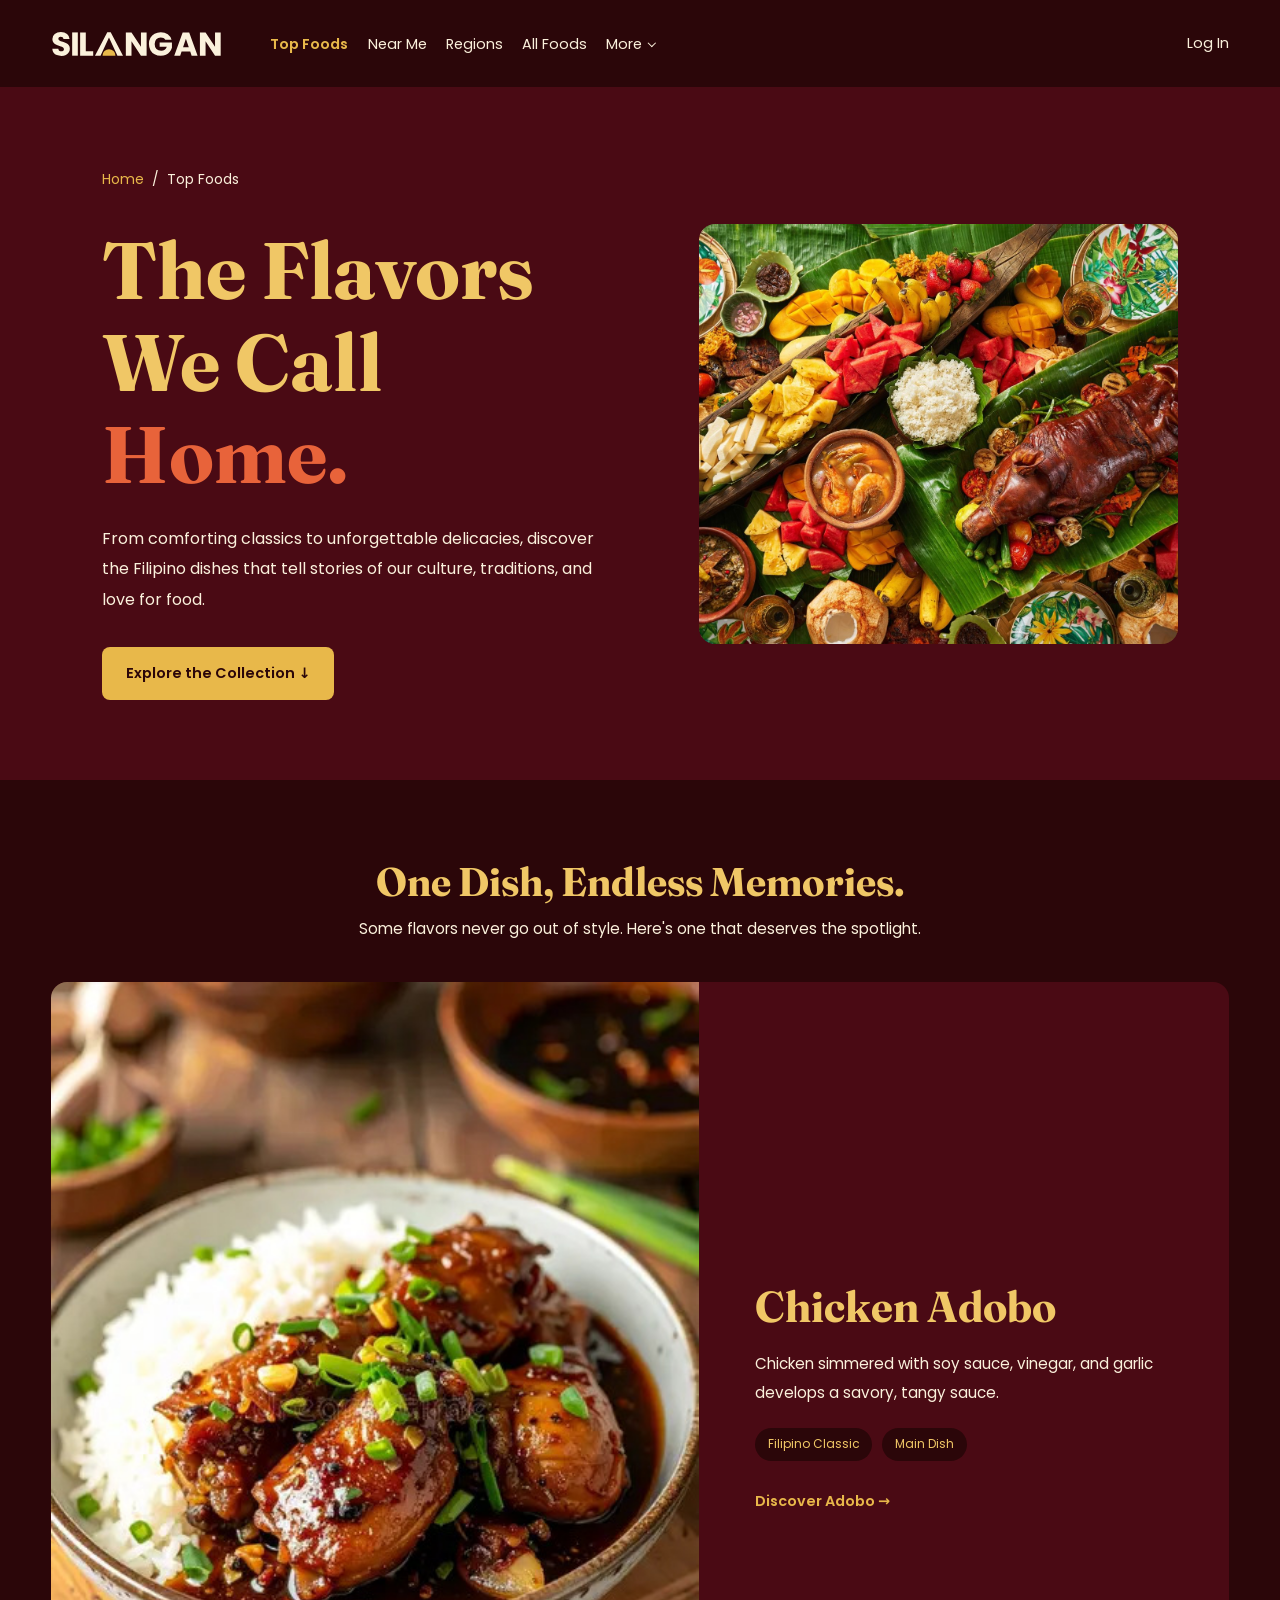
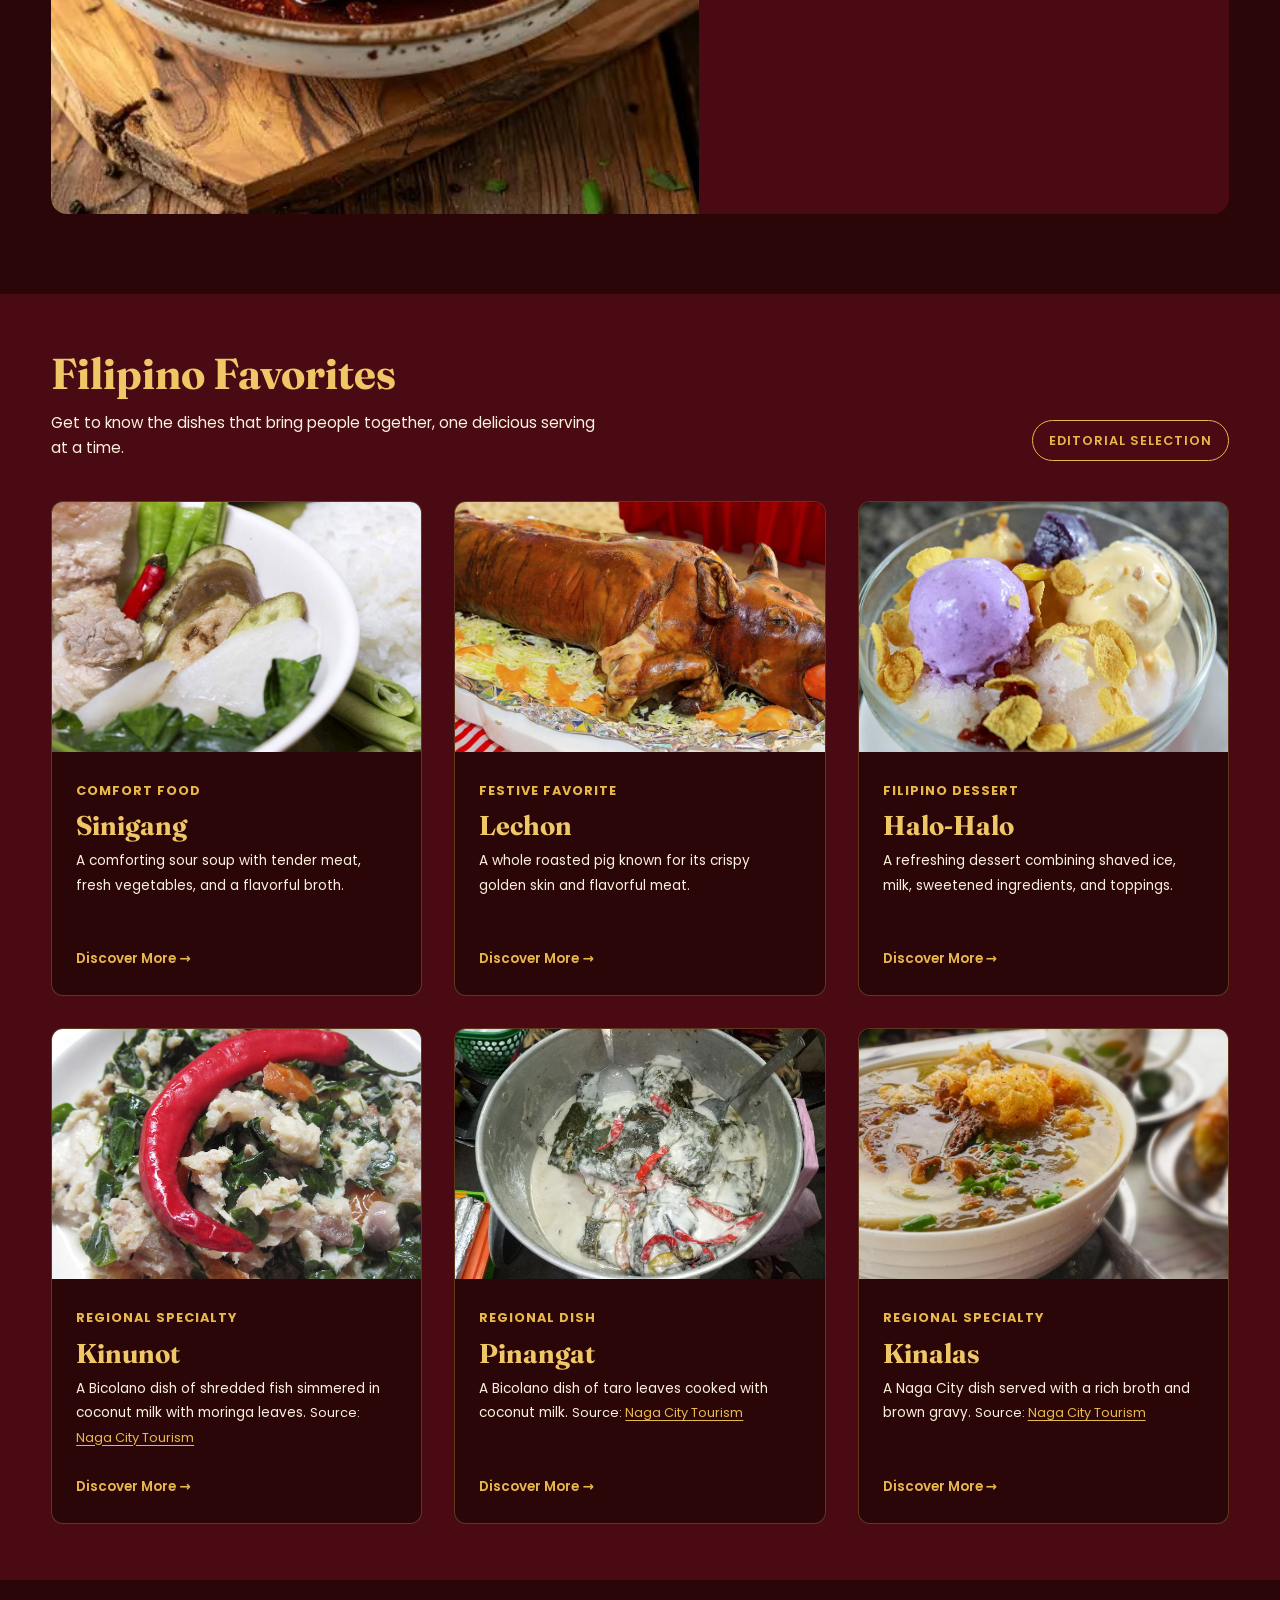
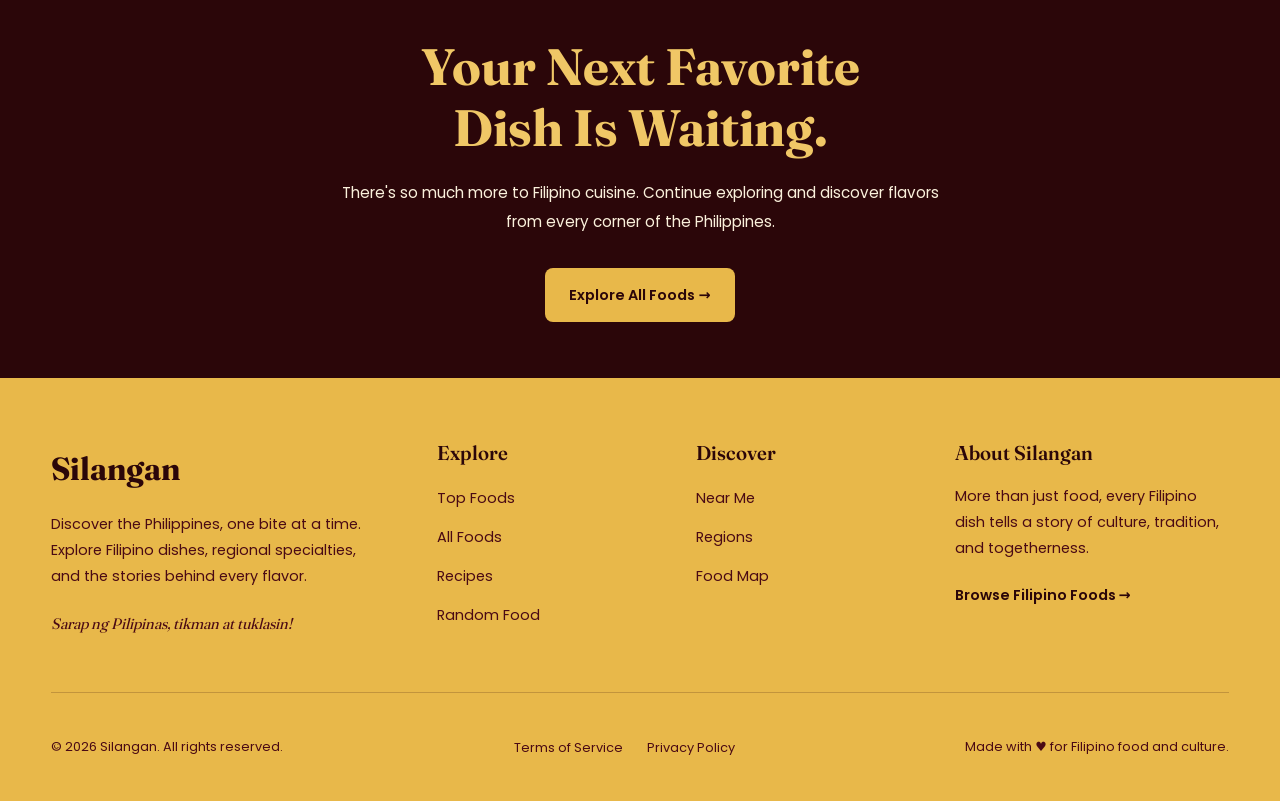
<file: pages/top-foods.html>
<!DOCTYPE html>
<html lang="en">
<head>
    <meta charset="UTF-8">
    <meta name="viewport" content="width=device-width, initial-scale=1.0">

    <title>Filipino Food Favorites | SILANGAN</title>
    <meta name="description" content="Discover the most loved Filipino dishes, from classics like adobo and sinigang to must-try regional favorites.">

    <link rel="icon" href="../assets/images/logo/favicon.svg" type="image/svg+xml">
    <link rel="stylesheet" href="../css/style.css">
    <link rel="stylesheet" href="../css/top-foods.css">
    <script src="../js/nav.js" defer></script>
</head>

<body>
    <div class="container">
        <a href="#main" class="skip-link">Skip to main content</a>

        <header class="site-header">
            <nav class="site-nav full-bleed" aria-label="Main navigation">
                <a href="../index.html" class="site-nav-logo" aria-label="Silangan home">
                    <img
                        src="../assets/images/logo/logo.svg"
                        alt="Silangan">
                </a>

                <button
                    class="site-nav-toggle"
                    type="button"
                    aria-label="Open menu"
                    aria-expanded="false">
                    <svg class="icon-menu" viewBox="0 0 24 24" aria-hidden="true">
                        <path d="M4 7h16M4 12h16M4 17h16"></path>
                    </svg>
                    <svg class="icon-close" viewBox="0 0 24 24" aria-hidden="true">
                        <path d="M6 6l12 12M18 6L6 18"></path>
                    </svg>
                </button>

                <ul class="site-nav-links list-reset">
                    <li><a href="top-foods.html" aria-current="page">Top Foods</a></li>
                    <li><a href="near-me.html">Near Me</a></li>
                    <li><a href="regions.html">Regions</a></li>
                    <li><a href="foods.html">All Foods</a></li>
                    <li>
                        <details class="site-nav-dropdown">
                            <summary>More</summary>
                            <ul class="site-nav-dropdown-menu list-reset">
                                <li><a href="recipes.html">Recipes</a></li>
                                <li><a href="map.html">Map</a></li>
                                <li><a href="random-food.html">Random Food</a></li>
                            </ul>
                        </details>
                    </li>
                </ul>

                <div class="site-nav-actions">
                    <a href="login.html" class="site-nav-cta">
                        Log In
                    </a>

                </div>
            </nav>
        </header>

        <main id="main" tabindex="-1">
            <section class="top-foods-intro full-bleed">
                <div class="top-foods-intro-content">

                    <nav class="breadcrumb" aria-label="Breadcrumb">
                        <ol class="breadcrumb-list list-reset">
                            <li><a href="../index.html">Home</a></li>
                            <li aria-current="page">Top Foods</li>
                        </ol>
                    </nav>

                    <h1>
                        The Flavors <br>
                        We Call <span>Home.</span>
                    </h1>

                    <p>
                        From comforting classics to unforgettable delicacies,
                        discover the Filipino dishes that tell stories of
                        our culture, traditions, and love for food.
                    </p>

                    <a href="#filipino-favorites" class="top-foods-intro-button">
                        Explore the Collection ↓
                    </a>

                </div>

                <div class="top-foods-intro-image">
                    <img
                        src="../assets/images/foods/filipino-feast.jpg"
                        alt="A spread of Filipino dishes, fruit, and desserts arranged on a table">
                </div>

            </section>

            <section class="featured-food full-bleed">
                <div class="featured-food-container">
                    <div class="featured-food-heading">
                        <h2>One Dish, Endless Memories.</h2>

                        <p>
                            Some flavors never go out of style.
                            Here's one that deserves the spotlight.
                        </p>
                    </div>


                    <article class="featured-food-card">
                        <div class="featured-food-image">
                            <img
                                src="../assets/images/foods/chicken-adobo.jpg"
                                alt="Filipino Chicken Adobo served with rice">
                        </div>

                        <div class="featured-food-info">
                            <h3>Chicken Adobo</h3>

                            <p>
                                Chicken simmered with soy sauce, vinegar, and
                                garlic develops a savory, tangy sauce.
                            </p>

                            <div class="featured-food-tags">
                                <span>Filipino Classic</span>
                                <span>Main Dish</span>
                            </div>

                            <a
                                href="#"
                                class="featured-food-link">

                                Discover Adobo →

                            </a>

                        </div>
                    </article>
                </div>
            </section>

            <section class="filipino-favorites full-bleed" id="filipino-favorites">
                <div class="filipino-favorites-container">
                    <div class="filipino-favorites-header">
                        <div>
                            <h2>Filipino Favorites</h2>

                            <p>
                                Get to know the dishes that bring people
                                together, one delicious serving at a time.
                            </p>

                            <p class="filipino-favorites-scroll-hint">
                                Swipe to explore
                            </p>
                        </div>

                        <span class="collection-note">
                            EDITORIAL SELECTION
                        </span>
                    </div>


                    <div class="filipino-food-grid">
                        <article class="filipino-food-card">
                            <a
                                href="#"
                                class="filipino-food-image">

                                <img
                                    src="../assets/images/foods/sinigang.jpg"
                                    alt="Traditional Filipino Sinigang">

                            </a>

                            <div class="filipino-food-info">
                                <span class="filipino-food-category">
                                    COMFORT FOOD
                                </span>

                                <h3>Sinigang</h3>

                                <p>
                                    A comforting sour soup with tender meat,
                                    fresh vegetables, and a flavorful broth.
                                </p>

                                <a href="#">
                                    Discover More →
                                </a>
                            </div>
                        </article>

                        <article class="filipino-food-card">
                            <a
                                href="#"
                                class="filipino-food-image">

                                <img
                                    src="../assets/images/foods/lechon.jpg"
                                    alt="Filipino roasted Lechon">

                            </a>

                            <div class="filipino-food-info">
                                <span class="filipino-food-category">
                                    FESTIVE FAVORITE
                                </span>

                                <h3>Lechon</h3>

                                <p>
                                    A whole roasted pig known for its
                                    crispy golden skin and flavorful meat.
                                </p>

                                <a href="#">
                                    Discover More →
                                </a>
                            </div>
                        </article>

                        <article class="filipino-food-card">
                            <a
                                href="#"
                                class="filipino-food-image">

                                <img
                                    src="../assets/images/foods/halo-halo.jpg"
                                    alt="A glass of colorful Filipino Halo-Halo">

                            </a>

                            <div class="filipino-food-info">
                                <span class="filipino-food-category">
                                    FILIPINO DESSERT
                                </span>

                                <h3>Halo-Halo</h3>

                                <p>
                                    A refreshing dessert combining shaved ice,
                                    milk, sweetened ingredients, and toppings.
                                </p>

                                <a href="#">
                                    Discover More →
                                </a>
                            </div>
                        </article>

                        <article class="filipino-food-card">
                            <a
                                href="#"
                                class="filipino-food-image">

                                <img
                                    src="../assets/images/foods/kinunot.jpg"
                                    alt="Traditional Bicolano Kinunot">

                            </a>

                            <div class="filipino-food-info">
                                <span class="filipino-food-category">
                                    REGIONAL SPECIALTY
                                </span>

                                <h3>Kinunot</h3>

                                <p>
                                    A Bicolano dish of shredded fish simmered
                                    in coconut milk with moringa leaves.
                                    <span class="food-source">
                                        Source:
                                        <a
                                            class="food-source-link"
                                            href="https://tourism.naga.gov.ph/iconic-bicolano-lenten-recipes/"
                                            aria-label="Naga City Tourism article: Iconic Bicolano Lenten Recipes">
                                            Naga City Tourism
                                        </a>
                                    </span>
                                </p>

                                <a href="#">
                                    Discover More →
                                </a>
                            </div>
                        </article>

                        <article class="filipino-food-card">
                            <a
                                href="#"
                                class="filipino-food-image">

                                <img
                                    src="../assets/images/foods/pinangat.jpg"
                                    alt="Traditional Bicolano Pinangat">

                            </a>

                            <div class="filipino-food-info">
                                <span class="filipino-food-category">
                                    REGIONAL DISH
                                </span>

                                <h3>Pinangat</h3>

                                <p>
                                    A Bicolano dish of taro leaves cooked with
                                    coconut milk.
                                    <span class="food-source">
                                        Source:
                                        <a
                                            class="food-source-link"
                                            href="https://tourism.naga.gov.ph/iconic-bicolano-lenten-recipes/"
                                            aria-label="Naga City Tourism article: Iconic Bicolano Lenten Recipes">
                                            Naga City Tourism
                                        </a>
                                    </span>
                                </p>

                                <a href="#">
                                    Discover More →
                                </a>
                            </div>
                        </article>

                        <article class="filipino-food-card">
                            <a
                                href="#"
                                class="filipino-food-image">

                                <img
                                    src="../assets/images/foods/kinalas.jpg"
                                    alt="A serving of Naga City's Kinalas">

                            </a>

                            <div class="filipino-food-info">
                                <span class="filipino-food-category">
                                    REGIONAL SPECIALTY
                                </span>

                                <h3>Kinalas</h3>

                                <p>
                                    A Naga City dish served with a rich broth
                                    and brown gravy.
                                    <span class="food-source">
                                        Source:
                                        <a
                                            class="food-source-link"
                                            href="https://tourism.naga.gov.ph/kinalas-a-hearty-dish-from-the-heart-of-bicol/"
                                            aria-label="Naga City Tourism article: Kinalas, a Hearty Dish From the Heart of Bicol">
                                            Naga City Tourism
                                        </a>
                                    </span>
                                </p>

                                <a href="#">
                                    Discover More →
                                </a>
                            </div>
                        </article>

                    </div>
                </div>

            </section>

            <section class="top-foods-cta full-bleed">
                <div class="top-foods-cta-container">
                    <h2>
                        Your Next Favorite <br>
                        Dish Is Waiting.
                    </h2>

                    <p>
                        There's so much more to Filipino cuisine.
                        Continue exploring and discover flavors
                        from every corner of the Philippines.
                    </p>

                    <a href="foods.html" class="top-foods-cta-button">
                        Explore All Foods →

                    </a>
                </div>
            </section>
        </main>

        <footer class="footer full-bleed">
            <div class="footer-container">
                <div class="footer-main">
                    <div class="footer-brand">
                        <a href="../index.html" class="footer-logo">
                            Silangan
                        </a>

                        <p>
                            Discover the Philippines, one bite at a time.
                            Explore Filipino dishes, regional specialties,
                            and the stories behind every flavor.
                        </p>

                        <span class="footer-brand-tagline">
                            Sarap ng Pilipinas, tikman at tuklasin!
                        </span>
                    </div>

                    <div class="footer-links">
                        <h3>Explore</h3>

                        <ul class="list-reset">
                            <li><a href="top-foods.html">Top Foods</a></li>
                            <li><a href="foods.html">All Foods</a></li>
                            <li><a href="recipes.html">Recipes</a></li>
                            <li><a href="random-food.html">Random Food</a></li>
                        </ul>
                    </div>

                    <div class="footer-links">
                        <h3>Discover</h3>

                        <ul class="list-reset">
                            <li><a href="near-me.html">Near Me</a></li>
                            <li><a href="regions.html">Regions</a></li>
                            <li><a href="map.html">Food Map</a></li>
                        </ul>
                    </div>

                    <div class="footer-about">
                        <h3>About Silangan</h3>

                        <p>
                            More than just food, every Filipino dish
                            tells a story of culture, tradition,
                            and togetherness.
                        </p>

                        <a href="foods.html" class="footer-explore-link">
                            Browse Filipino Foods →
                        </a>
                    </div>
                </div>

                <div class="footer-bottom">
                    <p>
                        © 2026 Silangan. All rights reserved.
                    </p>

                    <ul class="footer-legal list-reset">
                        <li><a href="terms.html">Terms of Service</a></li>
                        <li><a href="privacy.html">Privacy Policy</a></li>
                    </ul>

                    <span>
                        Made with ♥ for Filipino food and culture.
                    </span>
                </div>
            </div>
        </footer>
    </div>
</body>
</html>
</file>
<file: css/style.css>
@font-face {
    font-family: 'Fraunces';
    src: url('../assets/fonts/Fraunces_72pt-Regular.ttf') format('truetype');
    font-weight: 400;
    font-style: normal;
    font-display: swap;
}

@font-face {
    font-family: 'Fraunces';
    src: url('../assets/fonts/Fraunces_72pt-SemiBold.ttf') format('truetype');
    font-weight: 600;
    font-style: normal;
    font-display: swap;
}

@font-face {
    font-family: 'Fraunces';
    src: url('../assets/fonts/Fraunces_72pt-Bold.ttf') format('truetype');
    font-weight: 700;
    font-style: normal;
    font-display: swap;
}

@font-face {
    font-family: 'Poppins';
    src: url('../assets/fonts/Poppins-Regular.ttf') format('truetype');
    font-weight: 400;
    font-style: normal;
    font-display: swap;
}

@font-face {
    font-family: 'Poppins';
    src: url('../assets/fonts/Poppins-Italic.ttf') format('truetype');
    font-weight: 400;
    font-style: italic;
    font-display: swap;
}

@font-face {
    font-family: 'Poppins';
    src: url('../assets/fonts/Poppins-SemiBold.ttf') format('truetype');
    font-weight: 600;
    font-style: normal;
    font-display: swap;
}

@font-face {
    font-family: 'Poppins';
    src: url('../assets/fonts/Poppins-Bold.ttf') format('truetype');
    font-weight: 700;
    font-style: normal;
    font-display: swap;
}


/*


    VARIABLES


*/


:root {
    --font-heading: 'Fraunces', Georgia, serif;
    --font-body: 'Poppins', system-ui, -apple-system, "Segoe UI", Roboto, sans-serif;

    --color-background: #2B0609;
    --color-background-secondary: #4A0A14;
    --color-surface: #3A0810;

    --color-text: #FBF1DC;
    --color-text-muted: #FBF1DCB3;
    --color-heading: #F0C766;

    --color-primary: #E8B84A;
    --color-secondary: #C98F47;
    --color-accent: #E8633A;
    --color-crimson: #C8283F;

    --color-border: rgba(232, 184, 74, 0.28);

    --shadow-card: 0 8px 24px rgba(10, 0, 2, 0.5);

    --radius-sm: 8px;
    --radius-md: 12px;
    --radius-lg: 16px;
    --radius-pill: 999px;

    --container-width: 1400px;
    --site-nav-height: 88px;
    --gutter: clamp(16px, 4vw, 32px);
}


/*


    GLOBAL


*/


*,
*::before,
*::after {
    box-sizing: border-box;
}

html {
    scroll-behavior: smooth;
    scroll-padding-top: var(--site-nav-height);

    -webkit-text-size-adjust: 100%;
}

body {
    overflow-x: clip;

    min-height: 100vh;
    margin: 0;

    color: var(--color-text);
    background-color: var(--color-background);

    font-family: var(--font-body);
    font-size: 1rem;
    line-height: 1.7;
    -webkit-font-smoothing: antialiased;
}

img,
svg {
    display: block;

    max-width: 100%;
    height: auto;
}

a {
    color: inherit;

    text-decoration: none;
}

input,
button {
    font-family: inherit;
}

h1,
h2,
h3,
h4 {
    margin: 0 0 0.5rem;

    color: var(--color-heading);

    font-family: var(--font-heading);
    font-weight: 700;
    line-height: 1.1;
}

h2 {
    font-size: clamp(1.75rem, 4vw, 2.5rem);
}

h3 {
    font-size: 1.25rem;
}

:focus-visible {
    outline: 3px solid var(--color-primary);
    outline-offset: 3px;
}

/*

    The skip link moves focus to <main> (tabindex="-1"). It isn't
    interactive, so it doesn't need the focus ring the links and
    buttons get.

*/

main:focus {
    outline: none;
}

.container {
    max-width: var(--container-width);
    margin: 0 auto;
}

/*

    Set the side gutter with --gutter-x and use padding-block for top/bottom.

*/

.full-bleed {
    --gutter-x: 4%;

    width: 100vw;
    margin-left: calc(50% - 50vw);
    padding-inline: calc((100vw - 100%) / 2 + var(--gutter-x));
}

.list-reset {
    list-style: none;

    padding: 0;
}


/*


    NOT USED ON THIS PAGE (kept for other pages)


*/


.section-eyebrow {
    display: block;

    margin-bottom: 0.75rem;

    color: var(--color-accent);

    font-size: 0.8rem;
    font-weight: 600;
    letter-spacing: 2px;
}


/*


    SKIP LINK


*/


.skip-link {
    position: fixed;
    top: 0.75rem;
    left: 0.75rem;
    z-index: 9999;

    padding: 0.75rem 1.25rem;
    border-radius: var(--radius-sm);

    color: var(--color-primary);
    background-color: var(--color-background);

    font-size: 0.9rem;
    font-weight: 600;

    transform: translateY(-200%);
}

.skip-link:focus {
    transform: translateY(0.25rem);
}


/*


    SITE HEADER AND NAVIGATION BAR


*/


/*

    The header is the sticky part. A sticky element only stays stuck
    inside its parent, so position: sticky lives here (the parent is the
    whole page) and not on .site-nav (whose parent would be this header).

*/

.site-header {
    position: sticky;
    top: 0;
    z-index: 10;
}

.site-nav {
    display: flex;
    align-items: center;

    min-height: var(--site-nav-height);
    padding-block: 1.25rem;
    border-bottom: 1px solid var(--color-background-secondary);

    background-color: var(--color-background);
}

.site-nav-logo {
    display: inline-flex;
    align-items: center;
    flex-shrink: 0;
}

.site-nav-logo img {
    width: auto;
    height: 26px;
}

.site-nav-links {
    display: flex;
    align-items: center;
    gap: clamp(1.1rem, 1.5vw, 1.5rem);

    margin: 0 auto 0 3rem;
}

.site-nav-links a {
    font-size: 0.9rem;
    white-space: nowrap;
}

.site-nav-links a:hover {
    color: var(--color-primary);

    text-decoration: underline;
    text-underline-offset: 0.2em;
}

.site-nav-links a[aria-current="page"] {
    color: var(--color-primary);

    font-weight: 600;
}

.site-nav-dropdown {
    position: relative;
}

.site-nav-dropdown > summary {
    display: inline-flex;
    align-items: center;
    gap: 0.4rem;

    font-size: 0.9rem;
    white-space: nowrap;

    cursor: pointer;
}

.site-nav-dropdown > summary:hover {
    color: var(--color-primary);

    text-decoration: underline;
    text-underline-offset: 0.2em;
}

.site-nav-dropdown:has([aria-current="page"]) > summary {
    color: var(--color-primary);

    font-weight: 600;
}

.site-nav-dropdown > summary::-webkit-details-marker {
    display: none;
}

.site-nav-dropdown > summary::after {
    content: "";

    width: 0.35rem;
    height: 0.35rem;
    margin-top: -0.2rem;
    border-right: 1.5px solid currentColor;
    border-bottom: 1.5px solid currentColor;

    transition: transform 0.2s ease, margin 0.2s ease;
    transform: rotate(45deg);
}

.site-nav-dropdown[open] > summary::after {
    margin-top: 0.2rem;

    transform: rotate(225deg);
}

.site-nav-dropdown-menu {
    position: absolute;
    top: calc(100% + 0.75rem);
    left: 0;
    z-index: 11;

    min-width: 11rem;
    margin: 0;
    padding: 0.35rem;
    border: 1px solid var(--color-background-secondary);
    border-radius: var(--radius-sm);

    background-color: var(--color-background);
    box-shadow: var(--shadow-card);
}

.site-nav-dropdown-menu a {
    display: block;

    padding: 0.6rem 0.75rem;
}

.site-nav-dropdown-menu a:hover {
    background-color: var(--color-background-secondary);
}

.site-nav-actions {
    display: flex;
    align-items: center;
    gap: 1.25rem;
    flex-shrink: 0;

    margin-left: auto;
}

.site-nav-cta {
    font-size: 0.9rem;
    white-space: nowrap;

    transition: color 0.2s ease;
}

.site-nav-cta:hover {
    color: var(--color-primary);

    text-decoration: underline;
    text-underline-offset: 0.2em;
}

/*

    Hamburger button: hidden on desktop, shown in the 1080px media query

*/

.site-nav-toggle {
    display: none;
}


/*


    BREADCRUMB


*/


.breadcrumb {
    margin-bottom: 2rem;

    font-size: 0.875rem;
}

.breadcrumb-list {
    display: flex;
    flex-wrap: wrap;
    align-items: center;
    gap: 0.25rem 0.5rem;

    margin: 0;

    color: var(--color-text-muted);
}

.breadcrumb-list li + li::before {
    content: "/";

    margin-right: 0.5rem;
}

.breadcrumb a {
    color: var(--color-primary);
}

.breadcrumb a:hover {
    text-decoration: underline;
}

.breadcrumb [aria-current="page"] {
    color: var(--color-text);
}

.breadcrumb-centered .breadcrumb-list {
    justify-content: center;
}


/*


    HERO: DISCOVER FILIPINO DISHES, REGION BY REGION


*/


.intro {
    --mountain-height: clamp(400px, 28vw, 420px);
    --sun-size: clamp(320px, 40vw, 660px);
    --gutter-x: 1.5rem;

    position: relative;
    isolation: isolate;

    display: flex;
    align-items: center;
    overflow: hidden;

    min-height: calc(100svh - var(--site-nav-height));
    padding-block: 3rem calc(3rem + var(--mountain-height) * 0.25);

    text-align: center;
}

.intro-sky {
    position: absolute;
    inset: 0;
    z-index: -1;

    width: 100%;
    height: 100%;

    object-fit: cover;

    pointer-events: none;
}

.intro-sun {
    position: absolute;
    bottom: calc(var(--mountain-height) * 0.2 - var(--sun-size) / 2);
    left: calc(50% - var(--sun-size) / 2);
    z-index: 2;

    width: var(--sun-size);
    aspect-ratio: 1;

    pointer-events: none;
}

.intro-sun img {
    width: 100%;
    height: 100%;

    opacity: 0.3;
}

.intro-sun::before,
.intro-sun::after {
    content: "";

    position: absolute;

    border-radius: 50%;
}

.intro-sun::before {
    inset: -7%;

    border: 1px dashed color-mix(in srgb, var(--color-primary) 35%, transparent);
}

.intro-sun::after {
    inset: -16%;

    border: 1px solid color-mix(in srgb, var(--color-primary) 15%, transparent);
}

.intro-content {
    position: relative;
    z-index: 4;

    width: 100%;
}

.intro-content > * {
    max-width: 680px;
    margin-inline: auto;
}

.intro h1 {
    max-width: 14em;
    margin: 0 auto 1.25rem;

    color: var(--color-text);
    text-shadow: 0 2px 16px color-mix(in srgb, var(--color-black) 50%, transparent);

    font-size: clamp(2.75rem, 5.6vw, 4.75rem);
    line-height: 1.05;
    text-wrap: balance;
}

.intro h1 em {
    display: block;

    color: var(--color-primary);

    font-style: normal;
}

.intro-tagline {
    margin: 0 auto 2rem;

    color: var(--color-text-muted);

    font-size: clamp(1.15rem, 2vw, 1.4rem);
    font-style: italic;
    line-height: 1.6;
}

/*

    Search (quiet glass bar)

*/

.intro-search {
    display: flex;
    align-items: center;
    gap: 0.9rem;

    width: min(640px, 100%);
    margin: 0 auto;
    padding: 0.5rem 0.5rem 0.5rem 1.5rem;
    border: 1px solid transparent;
    border-radius: var(--radius-pill);

    background-color: color-mix(in srgb, var(--color-text) 7%, transparent);
    backdrop-filter: blur(6px);
}

.intro-search:focus-within {
    border-color: var(--color-primary);

    background-color: color-mix(in srgb, var(--color-text) 12%, transparent);
    box-shadow: 0 0 0 3px var(--color-border);
}

.intro-search img {
    flex-shrink: 0;

    width: 26px;
    height: 26px;
}

.intro-search input {
    flex: 1;

    min-width: 0;
    padding: 0.85rem 0;
    border: none;
    outline: none;

    color: var(--color-white);
    background: transparent;

    font-size: 1.15rem;
}

.intro-search input::placeholder {
    color: var(--color-text-muted);
    opacity: 1;
}

.intro-search button {
    padding: 0.7rem 1.4rem;
    border: none;
    border-radius: var(--radius-pill);

    color: var(--color-primary);
    background-color: color-mix(in srgb, var(--color-primary) 15%, transparent);

    font-size: 0.9rem;
    font-weight: 700;

    cursor: pointer;
}

.intro-search button:hover {
    color: var(--color-background);
    background-color: var(--color-primary);
}

.search-suggestions {
    display: flex;
    flex-wrap: wrap;
    justify-content: center;
    align-items: center;
    gap: 0.6rem;

    margin-top: 1.25rem;
}

.search-suggestions-label {
    margin-right: 0.25rem;

    color: var(--color-primary);

    font-family: var(--font-heading);
    font-size: 1.15rem;
    font-style: italic;
}

.search-suggestions a {
    padding: 0.45rem 1rem;
    border: 1px solid var(--color-border);
    border-radius: var(--radius-pill);

    font-size: 0.95rem;
}

.search-suggestions a:hover {
    border-color: var(--color-primary);

    background-color: color-mix(in srgb, var(--color-primary) 18%, transparent);
}

.intro-mountains {
    position: absolute;
    bottom: 0;
    left: 0;
    z-index: 3;

    width: 100%;
    height: calc(var(--mountain-height) * 0.7);

    object-fit: cover;
    object-position: center bottom;

    pointer-events: none;
}

.intro-mountains--back {
    bottom: calc(var(--mountain-height) * 0.2);
    z-index: 1;

    height: calc(var(--mountain-height) * 0.5);

    opacity: 0.3;

    transform: scaleX(-1);
}


/*


    NEAR ME PREVIEW (ALBAY SAMPLE AREA)


*/


.near-me {
    padding: 5rem 4%;
}

.near-me-header {
    display: flex;
    justify-content: space-between;
    align-items: flex-end;

    margin-bottom: 2rem;
}

.near-me-header h2 {
    margin: 0;
}

.near-me-actions {
    display: flex;
    flex-wrap: wrap;
    align-items: center;
    gap: 0.75rem;
}

.near-me-link {
    padding: 0.8rem 1.4rem;
    border: 1px solid var(--color-primary);
    border-radius: var(--radius-sm);

    color: var(--color-primary);

    font-size: 0.9rem;
    font-weight: 600;

    transition: all 0.2s ease;
}

.near-me-link:hover {
    color: var(--color-background);
    background-color: var(--color-primary);
}

.restaurant-status {
    display: flex;
    align-items: center;
    gap: 0.6rem;

    margin-bottom: 1.25rem;

    color: var(--color-primary);

    font-size: 0.75rem;
    font-weight: 600;
    letter-spacing: 1.5px;
}

.near-me-actions .restaurant-status {
    margin-bottom: 0;
}

.status-dot {
    width: 8px;
    height: 8px;
    border-radius: 50%;

    background-color: var(--color-secondary);
}

.restaurant-disclaimer {
    max-width: 1000px;
    margin: 0 0 1.5rem;

    font-size: 0.85rem;
}

.restaurant-preview-notice {
    max-width: 46rem;
    padding: 1.5rem;
    border: 1px solid var(--color-border);
    border-radius: var(--radius-md);

    background-color: var(--color-background-secondary);
}

.restaurant-preview-notice p {
    max-width: 65ch;
    margin: 0;

    font-size: 0.9rem;
    line-height: 1.6;
}


/*


    BICOL SPECIALTIES (FRESH FINDS)


*/


.fresh-finds {
    padding: 3.5rem 4%;
}

.fresh-finds-header {
    display: flex;
    justify-content: space-between;
    align-items: flex-end;

    margin-bottom: 2rem;
}

.fresh-finds-header h2 {
    margin: 0 0 0.75rem;
}

.fresh-finds-header p {
    margin: 0;

    line-height: 1.6;
}

.fresh-finds-link {
    padding: 0.8rem 1.4rem;
    border: 1px solid var(--color-primary);
    border-radius: var(--radius-sm);

    color: var(--color-primary);

    font-size: 0.9rem;
    font-weight: 600;

    transition: all 0.2s ease;
}

.fresh-finds-link:hover {
    color: var(--color-background);
    background-color: var(--color-primary);
}

.fresh-finds-grid {
    display: grid;
    gap: 1.5rem;
    grid-template-columns: repeat(3, 1fr);
}

.fresh-find-card {
    overflow: hidden;

    border: 1px solid var(--color-border);
    border-radius: var(--radius-md);

    background-color: var(--color-background-secondary);

    transition: transform 0.2s ease, box-shadow 0.2s ease;
}

.fresh-find-card:hover {
    box-shadow: var(--shadow-card);

    transform: translateY(-5px);
}

.fresh-find-card > img {
    width: 100%;
    height: 220px;

    object-fit: cover;
}

.fresh-find-info {
    padding: 1.5rem;
}

.fresh-find-category {
    display: inline-block;

    margin-bottom: 0.75rem;

    color: var(--color-primary);

    font-size: 0.75rem;
    font-weight: 600;
    letter-spacing: 0.5px;
}

.fresh-find-info h3 {
    font-size: 1.4rem;
}

.fresh-find-location {
    margin: 0 0 1rem;

    color: var(--color-primary);

    font-size: 0.85rem;
}

.fresh-find-description {
    min-height: 4.5rem;
    margin: 0 0 1.25rem;

    font-size: 0.9rem;
    line-height: 1.6;
}

.fresh-find-info a {
    display: inline-block;

    color: var(--color-primary);

    font-size: 0.9rem;
    font-weight: 600;
}

.fresh-find-info a:hover {
    text-decoration: underline;
    text-underline-offset: 0.2em;
}


/*


    DID YOU KNOW


*/


.trivia {
    padding: 3.5rem 4%;
}

.trivia-header {
    margin-bottom: 2rem;
}

.trivia-header h2 {
    margin: 0 0 0.75rem;
}

.trivia-header p {
    margin: 0;

    line-height: 1.6;
}

.trivia-card {
    display: grid;
    grid-template-columns: 40% 60%;
    overflow: hidden;

    border: 1px solid var(--color-border);
    border-radius: var(--radius-lg);

    background-color: var(--color-background-secondary);
}

.trivia-image {
    min-height: 350px;
}

.trivia-image img {
    width: 100%;
    height: 100%;

    object-fit: cover;
}

.trivia-info {
    display: flex;
    flex-direction: column;
    justify-content: center;

    padding: 3rem;
}

.trivia-category {
    display: inline-block;

    margin-bottom: 1rem;

    color: var(--color-primary);

    font-size: 0.75rem;
    font-weight: 600;
    letter-spacing: 1.5px;
}

.trivia-info h3 {
    margin: 0 0 1rem;

    font-size: 2.25rem;
    line-height: 1.2;
}

.trivia-info p {
    max-width: 600px;
    margin: 0 0 1.5rem;

    font-size: 0.95rem;
    line-height: 1.8;
}

.trivia-highlight {
    display: inline-block;

    width: fit-content;
    padding: 0.5rem 1rem;
    border-radius: 20px;

    color: var(--color-primary);
    background-color: color-mix(in srgb, var(--color-primary) 20%, transparent);

    font-size: 0.8rem;
    font-weight: 600;
}


/*


    FROM AROUND THE PHILIPPINES


*/


.regional-discoveries {
    padding: 3.5rem 4%;
}

.regional-header {
    margin-bottom: 2rem;
}

.regional-header h2 {
    margin: 0 0 0.75rem;
}

.regional-header p {
    margin: 0;

    line-height: 1.6;
}

.regional-grid {
    display: grid;
    gap: 1.5rem;
    grid-template-columns: repeat(3, 1fr);
}

.regional-card {
    overflow: hidden;

    border: 1px solid var(--color-border);
    border-radius: var(--radius-md);

    background-color: var(--color-background-secondary);

    transition: transform 0.2s ease, box-shadow 0.2s ease;
}

.regional-card:hover {
    box-shadow: var(--shadow-card);

    transform: translateY(-5px);
}

.regional-card > img {
    width: 100%;
    height: 240px;

    object-fit: cover;
}

.regional-info {
    padding: 1.5rem;
}

.regional-label {
    display: inline-block;

    margin-bottom: 0.75rem;

    color: var(--color-primary);

    font-size: 0.7rem;
    font-weight: 600;
    letter-spacing: 1.2px;
}

.regional-info h3 {
    margin: 0 0 0.75rem;

    font-size: 1.6rem;
}

.regional-info p {
    min-height: 4.5rem;
    margin: 0 0 1.25rem;

    font-size: 0.9rem;
}

.regional-info a {
    display: inline-block;

    color: var(--color-primary);

    font-size: 0.9rem;
    font-weight: 600;
}

.regional-info a:hover {
    text-decoration: underline;
    text-underline-offset: 0.2em;
}


/*


    FILIPINO DISHES TO EXPLORE (POPULAR FOODS)


*/


.popular-foods {
    padding: 3.5rem 4%;
}

.popular-foods-header {
    margin-bottom: 2rem;
}

.popular-foods-header h2 {
    margin: 0 0 0.75rem;
}

.popular-foods-header p {
    margin: 0;

    line-height: 1.6;
}

.popular-foods-grid {
    display: grid;
    gap: 1.5rem;
    grid-template-columns: repeat(3, 1fr);
}

.popular-food-card {
    overflow: hidden;

    border: 1px solid var(--color-border);
    border-radius: var(--radius-md);

    background-color: var(--color-background-secondary);

    transition: transform 0.2s ease, box-shadow 0.2s ease;
}

.popular-food-card:hover {
    box-shadow: var(--shadow-card);

    transform: translateY(-5px);
}

.popular-food-card > img {
    width: 100%;
    height: 240px;

    object-fit: cover;
}

.popular-food-info {
    padding: 1.5rem;
}

.popular-food-category {
    display: inline-block;

    margin-bottom: 0.75rem;

    color: var(--color-primary);

    font-size: 0.75rem;
    font-weight: 600;
    letter-spacing: 0.5px;
}

.popular-food-info h3 {
    margin: 0 0 0.75rem;

    font-size: 1.4rem;
}

.popular-food-info p {
    min-height: 4.5rem;
    margin: 0 0 1.25rem;

    font-size: 0.9rem;
    line-height: 1.6;
}

.popular-food-info a {
    display: inline-block;

    color: var(--color-primary);

    font-size: 0.9rem;
    font-weight: 600;
}

.popular-food-info a:hover {
    text-decoration: underline;
    text-underline-offset: 0.2em;
}

.popular-foods-footer {
    display: flex;
    justify-content: center;

    margin-top: 2rem;
}

.popular-foods-footer a {
    padding: 0.8rem 1.4rem;
    border: 1px solid var(--color-primary);
    border-radius: var(--radius-sm);

    color: var(--color-primary);

    font-size: 0.9rem;
    font-weight: 600;

    transition: all 0.2s ease;
}

.popular-foods-footer a:hover {
    color: var(--color-background);
    background-color: var(--color-primary);
}


/*


    RANDOM FOOD: NEED AN IDEA FOR YOUR NEXT MEAL?


*/


.random-food {
    padding: 3.5rem 4%;
}

.random-food-container {
    padding: 4.5rem 2rem;
    border-radius: var(--radius-lg);

    background-color: var(--color-primary);

    text-align: center;
}

.random-food-container h2 {
    margin: 0 0 1rem;

    color: var(--color-background);

    font-size: clamp(2rem, 4vw, 3rem);
}

.random-food-container p {
    margin: 0 0 2rem;

    color: var(--color-background-secondary);
}

.random-food-button {
    display: inline-flex;
    justify-content: center;
    align-items: center;

    padding: 0.9rem 1.8rem;
    border-radius: var(--radius-sm);

    color: var(--color-background);
    background-color: var(--color-secondary);

    font-size: 0.95rem;
    font-weight: 600;

    transition: color 0.2s ease, background-color 0.2s ease, transform 0.2s ease;
}

.random-food-button:hover {
    color: var(--color-primary);
    background-color: var(--color-background);

    transform: translateY(-2px);
}


/*


    FOOTER


*/


.footer {
    padding-block: 4rem 1.5rem;

    color: var(--color-background);
    background-color: var(--color-primary);
}

.footer-main {
    display: grid;
    gap: 3rem;
    grid-template-columns: 1.6fr 1fr 1fr 1.3fr;

    padding-bottom: 3rem;
}

.footer-logo {
    display: inline-block;

    margin-bottom: 1rem;

    font-family: var(--font-heading);
    font-size: 2rem;
    font-weight: 700;
}

.footer-brand > p {
    max-width: 350px;
    margin: 0 0 1.25rem;

    color: var(--color-background-secondary);

    font-size: 0.9rem;
    line-height: 1.8;
}

.footer-brand-tagline {
    display: inline-block;

    color: var(--color-background-secondary);

    font-family: var(--font-heading);
    font-size: 0.95rem;
    font-style: italic;
}

.footer-links h3,
.footer-about h3 {
    margin: 0 0 1.25rem;

    color: var(--color-background);

    font-weight: 600;
}

.footer-links ul {
    display: flex;
    flex-direction: column;
    gap: 0.75rem;
}

.footer-links a {
    color: var(--color-background-secondary);

    font-size: 0.9rem;

    transition: color 0.2s ease;
}

.footer-links a:hover {
    color: var(--color-background);

    text-decoration: underline;
    text-underline-offset: 0.2em;
}

.footer-about p {
    margin: 0 0 1.25rem;

    color: var(--color-background-secondary);

    font-size: 0.9rem;
    line-height: 1.8;
}

.footer-explore-link {
    display: inline-block;

    font-size: 0.9rem;
    font-weight: 600;
}

.footer-explore-link:hover {
    text-decoration: underline;
    text-underline-offset: 0.2em;
}

.footer-bottom {
    display: flex;
    justify-content: space-between;
    align-items: center;
    gap: 1rem;

    padding-top: 1.5rem;
    border-top: 1px solid color-mix(in srgb, var(--color-background) 20%, transparent);
}

.footer-bottom p,
.footer-bottom span {
    margin: 0;

    color: var(--color-background-secondary);

    font-size: 0.8rem;
}

.footer-legal {
    display: flex;
    flex-wrap: wrap;
    gap: 0.5rem 1.5rem;
}

.footer-legal a {
    color: var(--color-background-secondary);

    font-size: 0.8rem;

    transition: color 0.2s ease;
}

.footer-legal a:hover {
    color: var(--color-background);

    text-decoration: underline;
    text-underline-offset: 0.2em;
}


/*


    MEDIA QUERIES


*/


/* ---------- Small desktops / large tablets (up to 1180px) ---------- */

@media (max-width: 1180px) {

    /* Site nav: tighten spacing so the links, More menu and Log In still fit on one row */

    .site-nav-links {
        gap: 1rem;

        margin-left: 2rem;
    }
}


/* ---------- Tablets landscape and smaller (up to 1080px) ---------- */

/* The site nav switches to a hamburger menu. The links and buttons are hidden
   until the menu button is pressed (nav.js adds/removes .is-open). */

@media (max-width: 1080px) {

    /* The closed site nav is shorter here (hamburger row), so anchors and
       the hero use its real height */

    :root {
        --site-nav-height: 69px;
    }

    .site-nav {
        flex-wrap: wrap;

        min-height: 0;
        padding-block: 0.75rem;
    }

    /* If the open menu is taller than the screen, let it scroll */

    .site-nav.is-open {
        overflow-y: auto;

        max-height: 100vh;
        max-height: 100dvh;
    }

    .site-nav-logo {
        order: 1;
    }

    /* The hamburger button */

    .site-nav-toggle {
        display: inline-flex;
        justify-content: center;
        align-items: center;
        order: 2;

        width: 44px;
        height: 44px;
        margin-left: auto;
        padding: 0;
        border: 1px solid var(--color-primary);
        border-radius: var(--radius-sm);

        color: var(--color-primary);
        background-color: transparent;

        cursor: pointer;
        transition: background-color 0.2s ease;
    }

    .site-nav-toggle:hover {
        background-color: var(--color-background-secondary);
    }

    .site-nav-toggle:focus-visible {
        outline: 2px solid var(--color-accent);
        outline-offset: 2px;
    }

    .site-nav-toggle svg {
        width: 24px;
        height: 24px;

        fill: none;
        stroke: currentColor;
        stroke-width: 2;
        stroke-linecap: round;
    }

    /* Show the three-line icon by default, the X icon when open */

    .site-nav-toggle .icon-close {
        display: none;
    }

    .site-nav.is-open .site-nav-toggle .icon-menu {
        display: none;
    }

    .site-nav.is-open .site-nav-toggle .icon-close {
        display: block;
    }

    /* Menu links: hidden until opened, then a vertical list */

    .site-nav-links {
        display: none;
        flex-direction: column;
        align-items: stretch;
        gap: 0;
        flex: 0 0 100%;
        order: 3;

        margin: 0.75rem 0 0;
        padding-top: 0.25rem;
        border-top: 1px solid var(--color-background-secondary);
    }

    .site-nav-links > li {
        border-bottom: 1px solid var(--color-border);
    }

    .site-nav-links a {
        display: block;

        padding: 0.8rem 0;

        font-size: 1rem;
    }

    /* Log In: hidden until the menu is opened */

    .site-nav-actions {
        display: none;
        flex-direction: column;
        align-items: stretch;
        gap: 0.75rem;
        flex: 0 0 100%;
        order: 4;

        margin: 0;
        padding: 1rem 0 0.5rem;
    }

    .site-nav-cta {
        padding: 0.6rem 0;

        font-size: 0.95rem;
        text-align: center;
    }

    .site-nav-dropdown > summary {
        display: flex;
        justify-content: space-between;

        padding: 0.8rem 0;

        font-size: 1rem;
    }

    .site-nav-dropdown-menu {
        position: static;

        min-width: 0;
        margin: 0;
        padding: 0 0 0.4rem 1rem;
        border: 0;
        border-radius: 0;

        background-color: transparent;
        box-shadow: none;
    }

    .site-nav-dropdown-menu a {
        padding: 0.65rem 0;
    }

    .site-nav.is-open .site-nav-links,
    .site-nav.is-open .site-nav-actions {
        display: flex;
    }
}


/* ---------- Tablets (up to 1024px) ---------- */

@media (max-width: 1024px) {

    .near-me-header,
    .fresh-finds-header {
        gap: 1.5rem;
    }

    .footer-main {
        gap: 2rem;
    }

    .trivia-info {
        padding: 2.25rem;
    }
}


/* ---------- Small tablets (up to 900px) ---------- */

@media (max-width: 900px) {

    /* Card rows: instead of stacking, each group of cards becomes one
       row you swipe sideways. The next card peeks in from the edge so
       people can see there is more. */

    .fresh-finds-grid,
    .regional-grid,
    .popular-foods-grid {
        grid-template-columns: none;
        grid-auto-flow: column;
        grid-auto-columns: 44%;
        overflow-x: auto;
        overscroll-behavior-x: contain;
        scroll-snap-type: x mandatory;
        scrollbar-width: thin;
        scrollbar-color: var(--color-accent) transparent;
        -webkit-overflow-scrolling: touch;

        /* A little room so card hover shadows are not clipped */

        padding: 0.5rem 0 1.25rem;
    }

    .fresh-finds-grid > *,
    .regional-grid > *,
    .popular-foods-grid > * {
        scroll-snap-align: start;
    }

    /* Footer: 4 columns -> 2 columns, brand and about get full rows */

    .footer-main {
        gap: 2.5rem 2rem;
        grid-template-columns: 1fr 1fr;
    }

    .footer-brand,
    .footer-about {
        grid-column: 1 / -1;
    }

    /* Footer bottom bar: stack the three items */

    .footer-bottom {
        flex-direction: column;
        align-items: flex-start;
        gap: 0.5rem;
    }
}


/* ---------- Hero on mobile (up to 800px) ---------- */

@media (max-width: 800px) {

    .intro {
        --mountain-height: 150px;
        --sun-size: 72vw;
        --gutter-x: 1.25rem;

        padding-block: 3rem calc(var(--mountain-height) + 2rem);
    }

    .intro-sun::before {
        inset: -10%;
    }

    .intro-sun::after {
        display: none;
    }

    .intro h1 {
        font-size: clamp(2.25rem, 11vw, 3.25rem);
    }

    .intro-tagline {
        margin-bottom: 1.5rem;
    }

    .intro-search {
        gap: 0.7rem;

        padding-left: 1rem;
    }

    .intro-search button {
        padding: 0.7rem 1.1rem;
    }
}


/* ---------- Mobile landscape / large phones (up to 768px) ---------- */

@media (max-width: 768px) {

    /* Section spacing */

    .near-me {
        padding: 3.5rem 4%;
    }

    .fresh-finds,
    .trivia,
    .regional-discoveries,
    .popular-foods,
    .random-food {
        padding: 2.5rem 4%;
    }

    .footer {
        padding-block: 3rem 1.5rem;
    }

    /* Hero */

    .intro {
        min-height: 520px;
        padding-block: 5rem 5.5rem;
    }

    /* Section headers that sit beside a button: stack them */

    .near-me-header,
    .fresh-finds-header {
        flex-direction: column;
        align-items: flex-start;
        gap: 1.25rem;
    }

    .near-me-actions {
        width: 100%;
    }

    /* Trivia card: image on top, text below */

    .trivia-card {
        grid-template-columns: 1fr;
    }

    .trivia-image {
        height: 280px;
        min-height: 0;
    }

    .trivia-info {
        padding: 1.75rem;
    }

    .trivia-info h3 {
        font-size: clamp(1.5rem, 5.5vw, 2.25rem);
    }

    /* Random-food banner */

    .random-food-container {
        padding: 3rem 1.5rem;
    }
}


/* ---------- Phones (up to 640px) ---------- */

@media (max-width: 640px) {

    /* Swipe rows: each card is wider so about one card shows at a time,
       with a peek of the next */

    .fresh-finds-grid,
    .regional-grid,
    .popular-foods-grid {
        grid-auto-columns: 80%;
    }
}


/* ---------- Small phones (up to 480px) ---------- */

@media (max-width: 480px) {

    /* Slightly larger side gutters than 4% so text doesn't hug the edge */

    .near-me,
    .fresh-finds,
    .trivia,
    .regional-discoveries,
    .popular-foods,
    .random-food {
        padding-left: 1.25rem;
        padding-right: 1.25rem;
    }

    .site-nav, .footer {
        --gutter-x: 1.25rem;
    }

    .breadcrumb {
        margin-bottom: 1.5rem;
    }

    /* Hero */

    .intro {
        --gutter-x: 1rem;

        padding-block: 4rem 4.5rem;
    }

    .intro-search {
        gap: 0.5rem;

        padding: 0.4rem 0.4rem 0.4rem 1rem;
    }

    .intro-search img {
        width: 20px;
        height: 20px;
    }

    .intro-search button {
        font-size: 0.85rem;
    }

    .search-suggestions-label {
        flex-basis: 100%;

        margin-right: 0;

        text-align: center;
    }

    /* Card padding and slightly shorter images in the swipe rows */

    .fresh-find-info,
    .regional-info,
    .popular-food-info {
        padding: 1.25rem;
    }

    .fresh-find-card > img {
        height: 190px;
    }

    .regional-card > img,
    .popular-food-card > img {
        height: 200px;
    }

    .trivia-info {
        padding: 1.5rem 1.25rem;
    }

    .trivia-image {
        height: 220px;
    }

    /* Random-food banner */

    .random-food-container {
        padding: 2.5rem 1.25rem;
    }

    /* Footer */

    .footer-logo {
        font-size: 1.75rem;
    }
}


/* ---------- Very small phones (up to 360px) ---------- */

@media (max-width: 360px) {

    .intro-search {
        padding-left: 0.875rem;
    }

    .intro-search button {
        padding-right: 0.75rem;
        padding-left: 0.75rem;
    }

    .footer-main {
        grid-template-columns: 1fr;
    }
}


/* ---------- Keep the search in view on short landscape screens ---------- */

@media (max-width: 1080px) and (orientation: landscape) and (max-height: 600px) {

    .intro {
        --gutter-x: 1.25rem;

        min-height: 0;
        padding-block: 1rem;
    }

    .intro h1 {
        margin-bottom: 0.75rem;

        font-size: clamp(2rem, 4vw, 2.75rem);
    }

    .intro-tagline {
        margin-bottom: 1rem;
    }

    .search-suggestions {
        margin-top: 0.75rem;
    }
}


/* ---------- Comfortable hit areas on touch-sized layouts ---------- */

@media (max-width: 900px), (any-pointer: coarse) {

    .site-nav-logo,
    .site-nav-links a,
    .site-nav-actions a,
    .breadcrumb a,
    .search-suggestions a,
    .intro-search button,
    .near-me-link,
    .fresh-finds-link,
    .fresh-find-info a,
    .regional-info a,
    .popular-foods-footer a,
    .popular-food-info a,
    .random-food-button,
    .footer-logo,
    .footer-links a,
    .footer-explore-link,
    .footer-legal a {
        min-height: 44px;
    }

    .breadcrumb a,
    .search-suggestions a,
    .near-me-link,
    .fresh-finds-link,
    .footer-links a,
    .footer-explore-link,
    .footer-legal a {
        display: inline-flex;
        align-items: center;
    }
}


/* ---------- Touch screens on wide layouts (1081px and up) ---------- */

@media (min-width: 1081px) and (any-pointer: coarse) {

    .site-nav-links a {
        display: inline-flex;
        align-items: center;
    }
}
</file>
<file: css/foods.css>
/*


    A WORLD OF FILIPINO FLAVORS.


*/


.foods-intro {
    padding-block: 3.5rem;

    background-color: var(--color-background-secondary);

    text-align: center;
}

.foods-intro-content {
    max-width: 850px;
    margin: 0 auto;
}

.foods-intro .section-eyebrow {
    margin-bottom: 1rem;
}

/*

    Eyebrows on this page use the heading color; the global default is the accent color

*/

.foods-intro .section-eyebrow,
.food-categories-header .section-eyebrow,
.food-directory-header .section-eyebrow,
.regional-discovery-content .section-eyebrow {
    color: var(--color-heading);
}

.foods-intro h1 {
    margin: 0;

    font-size: clamp(2.5rem, 7vw, 5rem);
    line-height: 1.15;
}

.foods-intro h1 span {
    color: var(--color-accent);
}

.foods-intro-content p {
    max-width: 650px;
    margin: 1.25rem auto 0;

    font-size: 0.95rem;
    line-height: 1.9;
}


/*


    BROWSE BY CATEGORY


*/


/*

    First section after the intro: extra breathing room

*/

.food-categories {
    padding: 4rem 4% 5rem;

    background-color: var(--color-background);
}

.food-categories-header {
    display: flex;
    justify-content: space-between;
    align-items: flex-end;
    gap: 2rem;

    margin-bottom: 2rem;
}

.food-categories-header h2 {
    margin: 0;
}

.food-categories-header p {
    max-width: 430px;
    margin: 0;

    font-size: 0.9rem;
    line-height: 1.8;
}

.food-category-grid {
    display: grid;
    gap: 1.25rem;
    grid-template-columns: repeat(5, 1fr);
}

.food-category-card {
    position: relative;

    display: block;
    overflow: hidden;

    height: 260px;
    border-radius: var(--radius-md);

    background-color: var(--color-primary);
}

.food-category-card:hover img {
    transform: scale(1.06);
}

/*

    Visible keyboard focus (drawn inside the card so it is never clipped)

*/

.food-category-card:focus-visible {
    outline: 3px solid var(--color-secondary);
    outline-offset: -3px;
}

.food-category-card img {
    width: 100%;
    height: 100%;

    object-fit: cover;

    transition: transform 0.3s ease;
}

.food-category-card::after {
    content: "";

    position: absolute;
    top: 0;
    right: 0;
    bottom: 0;
    left: 0;

    background: linear-gradient(
        transparent 20%,
        color-mix(in srgb, var(--color-background) 85%, transparent)
    );
}

.food-category-info {
    position: absolute;
    right: 1rem;
    bottom: 1.25rem;
    left: 1rem;
    z-index: 1;

    color: var(--color-white);
}

.food-category-info span {
    display: inline-block;

    padding: 0.1rem 0.4rem;
    border-radius: var(--radius-pill);

    color: var(--color-background-secondary);
    background-color: var(--color-primary);

    font-size: 0.8rem;
    font-weight: 600;
    letter-spacing: 1px;
}

.food-category-info h3 {
    margin: 0.35rem 0;

    color: var(--color-white);

    font-size: 1.3rem;
}

/*

    Light text: the dark maroon was unreadable on the dark photo overlay

*/

.food-category-info p {
    margin: 0;

    color: var(--color-text);

    font-size: 0.875rem;
}


/*


    DISCOVER THE DISHES


*/


.food-directory {
    padding-block: 3.5rem;

    background-color: var(--color-background-secondary);
}

.food-directory-header {
    display: flex;
    justify-content: space-between;
    align-items: flex-end;
    gap: 2rem;

    margin-bottom: 3rem;
}

.food-directory-header h2 {
    margin: 0;
}

.food-directory-header p {
    max-width: 600px;
    margin: 0.75rem 0 0;

    font-size: 0.9rem;
    line-height: 1.8;
}

.food-count {
    padding: 0.65rem 1rem;
    border: 1px solid var(--color-accent);
    border-radius: var(--radius-pill);

    color: var(--color-heading);

    font-size: 0.8rem;
    font-weight: 600;
    letter-spacing: 1px;
    white-space: nowrap;
}

.food-directory-section {
    margin-bottom: 3.5rem;
}

.food-directory-title {
    display: flex;
    justify-content: space-between;
    align-items: center;
    gap: 1rem;

    margin-bottom: 1.5rem;
    padding-bottom: 0.75rem;
    border-bottom: 1px solid color-mix(in srgb, var(--color-background-secondary) 15%, transparent);
}

.food-directory-title h3 {
    margin: 0;

    font-size: 1.8rem;
}

.food-directory-title span {
    flex-shrink: 0;

    color: var(--color-heading);

    font-size: 0.8rem;
    font-weight: 600;
    letter-spacing: 1px;
    white-space: nowrap;
}

.food-directory-grid {
    display: grid;
    gap: 1.5rem;
    grid-template-columns: repeat(3, 1fr);
}

.food-directory-card {
    overflow: hidden;

    border: 1px solid color-mix(in srgb, var(--color-background-secondary) 8%, transparent);
    border-radius: var(--radius-md);

    background-color: var(--color-background);

    transition: transform 0.3s ease, box-shadow 0.3s ease;
}

.food-directory-card:hover {
    box-shadow: 0 8px 24px color-mix(in srgb, var(--color-black) 12%, transparent);

    transform: translateY(-4px);
}

.food-directory-card:hover .food-directory-image img {
    transform: scale(1.05);
}

.food-directory-image {
    display: block;
    overflow: hidden;

    height: 220px;
}

.food-directory-image img {
    width: 100%;
    height: 100%;

    object-fit: cover;

    transition: transform 0.3s ease;
}

.food-directory-info {
    padding: 1.4rem;
}

.food-directory-info > span {
    color: var(--color-heading);

    font-size: 0.8rem;
    font-weight: 700;
    letter-spacing: 1px;
}

.food-directory-info h4 {
    margin: 0.5rem 0;

    font-size: 1.5rem;
}

.food-directory-info p {
    min-height: 55px;
    margin: 0 0 1rem;

    font-size: 0.85rem;
}

.food-directory-info a {
    color: var(--color-primary);

    font-size: 0.8rem;
    font-weight: 600;
}

.food-directory-info a:hover {
    color: var(--color-heading);

    text-decoration: underline;
    text-underline-offset: 0.15em;
}


/*


    FOOD SEARCH


*/


.food-search {
    margin: -1rem 0 2rem;
}

.foods-intro .food-search {
    max-width: 600px;
    margin: 1.75rem auto 0;

    text-align: left;
}

.foods-intro .food-search-noscript {
    max-width: 600px;
    margin: 1rem auto 0;

    text-align: left;
}

.food-search label {
    display: block;

    margin-bottom: 0.5rem;

    color: var(--color-heading);

    font-size: 0.85rem;
    font-weight: 600;
}

.food-search-controls {
    display: flex;
    gap: 0.75rem;

    max-width: 600px;
}

/*

    Dark text: cream text on this white field is only about 1.1:1 contrast

*/

.food-search input {
    flex: 1;

    min-width: 0;
    padding: 0.8rem 1rem;
    border: 1px solid color-mix(in srgb, var(--color-background-secondary) 25%, transparent);
    border-radius: var(--radius-sm);

    color: var(--color-background);
    background: var(--color-white);

    font: inherit;
}

/*

    Dark text: white on the gold primary color is only about 1.8:1 contrast

*/

.food-search button,
.food-detail-link {
    display: inline-flex;
    justify-content: center;
    align-items: center;

    min-height: 2.75rem;
    padding: 0.7rem 1.25rem;
    border: 0;
    border-radius: var(--radius-sm);

    color: var(--color-background);
    background: var(--color-primary);

    font: inherit;
    font-weight: 600;

    cursor: pointer;
}

.food-search button:hover,
.food-detail-link:hover {
    background: var(--color-accent);
}

.food-search input:focus-visible,
.food-search button:focus-visible,
.food-search-empty a:focus-visible,
.food-detail-back:focus-visible,
.food-detail-link:focus-visible {
    outline: 3px solid var(--color-accent);
}

.food-search input::placeholder {
    color: color-mix(in srgb, var(--color-background) 60%, transparent);
    opacity: 1;
}

.food-search-status {
    position: absolute;

    overflow: hidden;
    clip: rect(0, 0, 0, 0);
    clip-path: inset(50%);

    width: 1px;
    height: 1px;
    margin: -1px;

    white-space: nowrap;
}

/*

    Dark text: cream text on this white box is only about 1.1:1 contrast

*/

.food-search-empty,
.food-search-noscript {
    margin: 0 0 2rem;
    padding: 1rem 1.25rem;
    border: 1px solid color-mix(in srgb, var(--color-background-secondary) 15%, transparent);
    border-radius: var(--radius-sm);

    color: var(--color-background);
    background: var(--color-white);
}

.food-search-empty a {
    color: var(--color-accent);

    font-weight: 600;
}


/*


    FOOD DETAIL


*/


.food-detail {
    padding: 4rem 4%;

    background: var(--color-background-secondary);
}

.food-detail-container {
    max-width: 1100px;
    margin: 0 auto;
}

.food-detail-back {
    display: inline-block;

    margin-bottom: 1.5rem;

    color: var(--color-primary);

    font-weight: 600;
}

.food-detail-card {
    display: grid;
    grid-template-columns: minmax(0, 1fr) minmax(0, 0.9fr);
    overflow: hidden;

    border: 1px solid color-mix(in srgb, var(--color-background-secondary) 12%, transparent);
    border-radius: var(--radius-md);

    background: var(--color-white);
}

.food-detail-image {
    min-height: 420px;

    background: var(--color-background);
}

.food-detail-image img {
    width: 100%;
    height: 100%;
    min-height: inherit;

    object-fit: cover;
}

.food-detail-content {
    align-self: center;

    padding: clamp(2rem, 5vw, 4rem);
}

.food-detail-category {
    margin: 0.75rem 0 0;

    color: var(--color-accent);

    font-size: 0.8rem;
    font-weight: 700;
    letter-spacing: 1px;
    text-transform: uppercase;
}

.food-detail-not-found {
    max-width: 700px;
    padding: clamp(2rem, 5vw, 4rem);
    border: 1px solid color-mix(in srgb, var(--color-background-secondary) 12%, transparent);
    border-radius: var(--radius-md);

    background: var(--color-white);
}

/*

    Dark text on the white card: gold and cream are only about 1.8:1 and 1.1:1 contrast

*/

.food-detail-content h1,
.food-detail-not-found h1 {
    margin: 0;

    color: var(--color-background);

    font-size: clamp(2.25rem, 5vw, 3.75rem);
}

.food-detail-description,
.food-detail-not-found p {
    margin: 1.25rem 0 1.75rem;

    color: var(--color-background);

    line-height: 1.8;
}

/*

    Keeps the hidden attribute working on elements that set their own display

*/

[hidden] {
    display: none !important;
}


/*


    ONE COUNTRY. COUNTLESS FLAVORS.


*/


.regional-discovery {
    padding: 3.5rem 4%;

    background-color: var(--color-background);
}

.regional-discovery-container {
    display: grid;
    align-items: center;
    gap: 4rem;
    grid-template-columns: 1fr 1fr;

    max-width: 1200px;
    margin: 0 auto;
}

.regional-discovery-image {
    overflow: hidden;

    height: 380px;
    border-radius: var(--radius-md);
}

.regional-discovery-image img {
    width: 100%;
    height: 100%;

    object-fit: cover;
}

.regional-discovery-content .section-eyebrow {
    margin-bottom: 1rem;
}

.regional-discovery-content h2 {
    margin: 0;

    line-height: 1.2;
}

.regional-discovery-content p {
    margin: 1.25rem 0 1.75rem;

    font-size: 0.9rem;
    line-height: 1.9;
}

/*

    Dark text: white on the gold primary color is only about 1.8:1 contrast

*/

.regional-discovery-button {
    display: inline-block;

    padding: 0.9rem 1.5rem;
    border-radius: var(--radius-sm);

    color: var(--color-background);
    background-color: var(--color-primary);

    font-size: 0.85rem;
    font-weight: 600;

    transition: background-color 0.2s ease;
}

.regional-discovery-button:hover {
    background-color: var(--color-accent);
}


/*


    MEDIA QUERIES


*/


/* ---------- Tablets (up to 1024px) ---------- */

@media (max-width: 1024px) {

    .food-category-grid {
        gap: 1rem;
    }

    .food-category-info {
        right: 0.85rem;
        bottom: 1rem;
        left: 0.85rem;
    }

    .regional-discovery-container {
        gap: 2.5rem;
    }
}


/* ---------- Small tablets (up to 900px) ---------- */

@media (max-width: 900px) {

    /* Category tiles: one row you swipe sideways. The tiles are small, so
       about three show at once. */

    .food-category-grid {
        grid-template-columns: none;
        grid-auto-flow: column;
        grid-auto-columns: 32%;
        overflow-x: auto;
        overscroll-behavior-x: contain;
        scroll-snap-type: x mandatory;
        scrollbar-width: thin;
        scrollbar-color: var(--color-accent) transparent;
        -webkit-overflow-scrolling: touch;

        padding: 0 0 1rem;
    }

    .food-category-grid > * {
        scroll-snap-align: start;
    }

    /* Dish directory: stays a normal grid (2 across) instead of a swipe
       row. Several sections hold only 1 or 2 dishes, which would look
       empty in a swipe row, and the category tiles jump to each section. */

    .food-directory-grid {
        grid-template-columns: repeat(2, 1fr);
    }

    /* "One Country. Countless Flavors.": photo on top, text below */

    .regional-discovery-container {
        gap: 2rem;
        grid-template-columns: 1fr;
    }

    .regional-discovery-image {
        height: 300px;
    }
}


/* ---------- Mobile landscape / large phones (up to 768px) ---------- */

@media (max-width: 768px) {

    /* Section spacing: the first section after the intro keeps a little
       extra room, the rest are tighter (same as the other pages) */

    .foods-intro {
        padding-block: 2.75rem 3rem;
    }

    .food-categories {
        padding-block: 3.5rem;
    }

    .food-directory,
    .regional-discovery {
        padding-block: 2.5rem;
    }

    .food-detail {
        padding-block: 3rem;
    }

    .food-detail-card {
        grid-template-columns: 1fr;
    }

    .food-detail-image,
    .food-detail-image img {
        height: 300px;
        min-height: 300px;
    }

    .food-directory-title h3 {
        font-size: clamp(1.4rem, 4.5vw, 1.8rem);
    }

    /* Section headers: title block on top, the extra text or tag below */

    .food-categories-header,
    .food-directory-header {
        flex-direction: column;
        align-items: flex-start;
        gap: 1rem;
    }

    .food-categories-header p {
        max-width: none;
    }

    .food-directory-header {
        margin-bottom: 2rem;
    }

    .food-directory-section {
        margin-bottom: 2.5rem;
    }
}


/* ---------- Phones (up to 640px) ---------- */

@media (max-width: 640px) {

    /* Category tiles: one full tile shows, with most of the next one
       peeking in */

    .food-category-grid {
        grid-auto-columns: 56%;
    }

    .food-category-card {
        height: 240px;
    }

    /* Dish directory: one dish per row */

    .food-directory-grid {
        grid-template-columns: 1fr;
    }

    .regional-discovery-image {
        height: 260px;
    }
}


/* ---------- Small phones (up to 480px) ---------- */

@media (max-width: 480px) {

    /* Slightly larger side gutters than 4% so text doesn't hug the edge */

    .foods-intro,
    .food-directory {
        --gutter-x: 1.25rem;
    }

    .food-categories,
    .regional-discovery {
        padding-left: 1.25rem;
        padding-right: 1.25rem;
    }

    /* Category tiles */

    .food-category-grid {
        grid-auto-columns: 70%;
    }

    .food-category-card {
        height: 220px;
    }

    /* Dish directory */

    .food-directory-header {
        margin-bottom: 1.75rem;
    }

    .food-directory-section {
        margin-bottom: 2rem;
    }

    .food-directory-image {
        height: 200px;
    }

    .food-directory-info {
        padding: 1.25rem;
    }

    .food-directory-info p {
        min-height: 0;
    }

    /* Search */

    .food-search-controls {
        flex-direction: column;
    }

    .food-search button {
        width: 100%;
    }

    /* Dish detail */

    .food-detail {
        padding: 2.5rem 1.25rem;
    }

    .food-detail-image,
    .food-detail-image img {
        height: 230px;
        min-height: 230px;
    }

    .food-detail-content {
        padding: 1.5rem;
    }

    /* Regional discovery */

    .regional-discovery-image {
        height: 220px;
    }
}


/* ---------- Very small phones (up to 360px) ---------- */

@media (max-width: 360px) {

    .foods-intro h1 {
        font-size: 2.25rem;
    }
}


/* ---------- Respect "reduce motion" settings ---------- */

@media (prefers-reduced-motion: reduce) {

    .food-category-card img,
    .food-directory-card,
    .food-directory-image img {
        transition: none;
    }

    .food-category-card:hover img,
    .food-directory-card:hover,
    .food-directory-card:hover .food-directory-image img {
        transform: none;
    }
}
</file>
<file: css/auth.css>
/*


    ACCOUNT ACCESS


*/


.login-section {
    --gutter-x: 8%;

    padding-block: 5rem;

    background-color: var(--color-background-secondary);
}

.login-container {
    display: grid;
    align-items: center;
    gap: 5rem;
    grid-template-columns: 1fr 0.9fr;

    max-width: 1250px;
    margin: 0 auto;
}

.login-content {
    max-width: 520px;
}

.login-content h1 {
    margin: 0;

    font-size: clamp(2.5rem, 7vw, 3.8rem);
}

.login-content h1 span {
    color: var(--color-accent);
}

.login-description {
    max-width: 450px;
    margin: 1.25rem 0;

    font-size: 0.95rem;
    line-height: 1.9;
}

.auth-availability {
    margin: 0 0 1.5rem;
    padding: 1rem 1.1rem;
    border: 1px solid var(--color-border);
    border-radius: var(--radius-sm);

    background-color: var(--color-background);

    font-size: 0.9rem;
    line-height: 1.65;
}

.auth-browse-link {
    display: block;

    width: 100%;
    margin-bottom: 1.75rem;
    padding: 1rem;
    border-radius: var(--radius-sm);

    color: var(--color-background);
    background-color: var(--color-primary);

    font-size: 0.95rem;
    font-weight: 600;
    text-align: center;

    transition: background-color 0.2s ease;
}

.auth-browse-link:hover {
    color: var(--color-white);
    background-color: var(--color-accent);
}

.auth-browse-link:focus-visible {
    outline: 3px solid var(--color-accent);
    outline-offset: 2px;
}


/*


    LOGIN FORM


*/


.form-group {
    display: flex;
    flex-direction: column;
    gap: 0.6rem;

    margin-bottom: 1.5rem;
}

.form-group label {
    color: var(--color-heading);

    font-size: 0.9rem;
    font-weight: 600;
}

/*

    1rem stops iPhones from zooming the page when a field is tapped

*/

.form-group input {
    width: 100%;
    padding: 1rem 1.1rem;
    border: 1px solid var(--color-border);
    border-radius: var(--radius-sm);
    outline: none;

    color: var(--color-text);
    background-color: var(--color-background);

    font-size: 1rem;

    transition: border-color 0.2s ease, box-shadow 0.2s ease;
}

.form-group input:focus {
    border-color: var(--color-accent);
    box-shadow: 0 0 0 3px color-mix(in srgb, var(--color-accent) 20%, transparent);
}

/*

    Opacity stays at 1 so disabled fields aren't dimmed by the browser's default styles

*/

.auth-disabled .form-group input:disabled {
    opacity: 1;

    cursor: not-allowed;
}

.form-group input::placeholder {
    color: var(--color-text-muted);
}

.login-options {
    display: flex;
    flex-wrap: wrap;
    justify-content: space-between;
    align-items: center;
    gap: 0.75rem 1rem;

    margin: 0.5rem 0 2rem;

    font-size: 0.82rem;
}

.remember-me {
    display: flex;
    align-items: center;
    gap: 0.5rem;

    cursor: pointer;
}

.auth-disabled .remember-me,
.auth-disabled .terms-agree {
    cursor: not-allowed;
}

.remember-me input {
    accent-color: var(--color-primary);
}

.forgot-password {
    color: var(--color-accent);

    font-weight: 600;
}

.forgot-password:hover {
    color: var(--color-primary);
}

.login-button {
    display: block;

    width: 100%;
    padding: 1rem;
    border: none;
    border-radius: var(--radius-sm);

    color: var(--color-background);
    background-color: var(--color-primary);

    font-size: 0.95rem;
    font-weight: 600;

    cursor: pointer;
    transition: background-color 0.2s ease;
}

.login-button:hover:not(:disabled) {
    background-color: var(--color-accent);
}

.login-button:disabled,
.social-button:disabled {
    border: 1px solid var(--color-border);

    color: var(--color-text);
    background-color: var(--color-background);
    opacity: 1;

    cursor: not-allowed;
}


/*


    SOCIAL SIGN-IN AND SIGN-UP LINK


*/


.login-divider {
    display: flex;
    align-items: center;
    gap: 1rem;

    margin: 1.75rem 0 1.25rem;

    color: var(--color-text-muted);

    font-size: 0.8rem;
}

.login-divider::before,
.login-divider::after {
    content: "";

    flex: 1;

    height: 1px;

    background-color: var(--color-border);
}

.social-login {
    display: grid;
    gap: 0.75rem;
    grid-template-columns: 1fr 1fr;
}

.social-button {
    display: flex;
    justify-content: center;
    align-items: center;
    gap: 0.65rem;

    padding: 0.9rem 1rem;
    border: 1px solid var(--color-border);
    border-radius: var(--radius-sm);

    color: var(--color-heading);
    background-color: var(--color-background);

    font-size: 0.9rem;
    font-weight: 600;

    cursor: pointer;
    transition: border-color 0.2s ease, background-color 0.2s ease;
}

.social-button:hover:not(:disabled) {
    border-color: var(--color-accent);
    background-color: var(--color-surface);
}

.social-button:focus-visible {
    outline: 3px solid var(--color-accent);
    outline-offset: 2px;
}

.social-button svg {
    flex-shrink: 0;

    width: 20px;
    height: 20px;
}

.signup-text {
    margin-top: 1.75rem;

    font-size: 0.9rem;
    text-align: center;
}

.signup-text a {
    margin-left: 0.25rem;

    color: var(--color-accent);

    font-weight: 600;
}

.signup-text a:hover {
    color: var(--color-primary);
}


/*


    PHOTO PANEL


*/


.login-image {
    position: relative;

    overflow: hidden;

    height: 570px;
    border-radius: 14px;
}

.login-image img {
    width: 100%;
    height: 100%;

    object-fit: cover;
}

.login-image::after {
    content: "";

    position: absolute;
    inset: 0;

    background: linear-gradient(
        to top,
        color-mix(in srgb, var(--color-background) 88%, transparent),
        color-mix(in srgb, var(--color-background) 5%, transparent) 75%
    );
}

.login-image-overlay {
    position: absolute;
    right: 2.5rem;
    bottom: 2.5rem;
    left: 2.5rem;
    z-index: 1;

    color: var(--color-white);
}

.login-image-overlay span {
    display: block;

    margin-bottom: 1rem;

    font-size: 0.75rem;
    font-weight: 600;
    letter-spacing: 2px;
}

.login-image-overlay h2 {
    margin: 0;

    color: var(--color-white);

    font-size: 2.7rem;
    line-height: 1.15;
}

.login-image-overlay p {
    max-width: 400px;
    margin: 1rem 0 0;

    color: color-mix(in srgb, var(--color-white) 90%, transparent);

    font-size: 0.9rem;
    line-height: 1.8;
}


/*


    MEDIA QUERIES


*/


/* ---------- Tablets (up to 1024px) ---------- */

@media (max-width: 1024px) {

    .login-section {
        --gutter-x: 6%;

        padding-block: 4rem;
    }

    .login-container {
        gap: 3rem;
    }

    .login-image-overlay {
        right: 2rem;
        bottom: 2rem;
        left: 2rem;
    }

    .login-image-overlay h2 {
        font-size: clamp(2rem, 4vw, 2.7rem);
    }
}


/* ---------- Small tablets (up to 900px) ---------- */

@media (max-width: 900px) {

    /* Form on top, photo below. Both sit in one centered column so the
       form doesn't stretch across the whole screen. */

    .login-container {
        gap: 2.5rem;
        grid-template-columns: 1fr;
    }

    .login-content,
    .login-image {
        width: 100%;
        max-width: 560px;
        margin: 0 auto;
    }

    .login-image {
        height: 340px;
    }
}


/* ---------- Mobile landscape / large phones (up to 768px) ---------- */

@media (max-width: 768px) {

    .login-section {
        --gutter-x: 5%;

        padding-block: 3.5rem;
    }

    .login-image-overlay {
        right: 1.5rem;
        bottom: 1.5rem;
        left: 1.5rem;
    }

    .login-image-overlay h2 {
        font-size: clamp(1.75rem, 5.5vw, 2.2rem);
    }
}


/* ---------- Phones (up to 640px) ---------- */

@media (max-width: 640px) {

    /* The photo is decoration, so on phones the page stays focused on
       the form. Delete this block to show the photo under the form. */

    .login-image {
        display: none;
    }
}


/* ---------- Small phones (up to 480px) ---------- */

@media (max-width: 480px) {

    /* Fixed 1.25rem side gutter instead of a percentage, so text
       doesn't hug the edge on the smallest screens */

    .login-section {
        --gutter-x: 1.25rem;

        padding-block: 2.5rem 3rem;
    }

    .social-button {
        padding: 0.85rem 0.75rem;
    }
}


/* ---------- Very small phones (up to 360px) ---------- */

@media (max-width: 360px) {

    .login-content h1 {
        font-size: 2.25rem;
    }

    /* The two buttons no longer fit side by side */

    .social-login {
        grid-template-columns: 1fr;
    }
}
</file>
<file: css/forgot-password.css>
/*


    BACK TO LOG IN


*/


.back-to-login {
    margin-top: 1.75rem;

    text-align: center;
}

.back-to-login a {
    display: inline-flex;
    align-items: center;
    gap: 0.5rem;

    color: var(--color-accent);

    font-size: 0.9rem;
    font-weight: 600;
}

.back-to-login a:hover {
    color: var(--color-primary);
}

.back-to-login svg {
    width: 16px;
    height: 16px;

    fill: none;
    stroke: currentColor;
    stroke-width: 2;
    stroke-linecap: round;
    stroke-linejoin: round;

    transition: transform 0.2s ease;
}

.back-to-login a:hover svg {
    transform: translateX(-3px);
}


/*


    MEDIA QUERIES


*/


/* ---------- Respect "reduce motion" settings ---------- */

@media (prefers-reduced-motion: reduce) {

    .back-to-login svg {
        transition: none;
    }

    .back-to-login a:hover svg {
        transform: none;
    }
}
</file>
<file: css/map.css>
/*


    EXPLORE THE PHILIPPINES, ONE BITE AT A TIME.


*/


.map-intro {
    --gutter-x: 8%;

    padding-block: 5rem;

    background-color: var(--color-background-secondary);

    text-align: center;
}

.map-intro-content {
    max-width: 850px;
    margin: 0 auto;
}

.map-intro h1 {
    margin: 0;

    font-size: clamp(2.25rem, 7vw, 3.5rem);
    line-height: 1.15;
}

.map-intro h1 span {
    display: block;

    color: var(--color-accent);
}

.map-intro p {
    max-width: 650px;
    margin: 1.5rem auto 0;

    line-height: 1.9;
}


/*


    THREE ISLAND GROUPS, ONE RICH FOOD CULTURE.


*/


/*

    First section after the intro: extra breathing room

*/

.philippines-map-section {
    padding-block: 5rem;

    background-color: var(--color-background);
}

.philippines-map-container {
    display: grid;
    align-items: center;
    gap: 3rem;
    grid-template-columns: 1fr 1fr;
    grid-template-areas: "map-image map-content";

    max-width: 1200px;
    margin: 0 auto;
}

.philippines-map-image {
    display: flex;
    justify-content: center;
    align-items: center;
    grid-area: map-image;

    padding: 2rem;
    border-radius: var(--radius-md);

    background-color: var(--color-background-secondary);
}

.philippines-map-image img {
    width: 100%;
    max-width: 430px;
    max-height: 600px;

    object-fit: contain;
}

.philippines-map-content {
    grid-area: map-content;

    max-width: 500px;
}

.philippines-map-content h2 {
    margin: 0.8rem 0 1.2rem;

    font-size: 2.7rem;
    line-height: 1.2;
}

.philippines-map-content h2 span {
    color: var(--color-accent);
}

.philippines-map-content > p {
    margin-bottom: 2rem;

    font-size: 0.95rem;
    line-height: 1.9;
}

.map-island-list {
    margin: 0 0 2rem;
}

.map-island-list-heading {
    font-size: 1.15rem;
}

.map-island-item {
    display: flex;
    justify-content: space-between;
    align-items: center;
    gap: 1rem;

    min-height: 56px;
    padding: 0.65rem 0.75rem;
    border-bottom: 1px solid var(--color-border);
    border-radius: var(--radius-sm);

    transition: background-color 0.2s ease;
}

.map-island-item:hover {
    background-color: var(--color-background-secondary);
}

.map-island-item:active {
    background-color: var(--color-background-secondary);
}

.map-island-item-name {
    color: var(--color-heading);

    font-family: var(--font-heading);
    font-size: 1.15rem;
    font-weight: 700;
}

.map-island-item-region {
    margin-left: auto;

    font-size: 0.85rem;
}

.map-island-item svg {
    flex-shrink: 0;

    width: 1.15rem;
    height: 1.15rem;

    fill: none;
    stroke: var(--color-primary);
    stroke-width: 1.8;
    stroke-linecap: round;
    stroke-linejoin: round;
}

.map-explore-button {
    display: inline-block;

    min-height: 44px;
    padding: 0.9rem 1.5rem;
    border-radius: var(--radius-sm);

    color: var(--color-background);
    background-color: var(--color-primary);

    font-size: 0.9rem;
    font-weight: 600;

    transition: background-color 0.2s ease;
}

.map-explore-button:hover {
    background-color: var(--color-accent);
}

.map-explore-button:active {
    background-color: var(--color-accent);
}


/*


    EVERY PLACE HAS A FLAVOR WORTH DISCOVERING.


*/


.map-cta {
    padding-block: 3.5rem;

    background-color: var(--color-background);

    text-align: center;
}

.map-cta-content {
    max-width: 800px;
    margin: 0 auto;
}

.map-cta-content h2 {
    margin: 0;

    font-size: 3rem;
    line-height: 1.2;
}

.map-cta-content h2 span {
    color: var(--color-accent);
}

.map-cta-content p {
    max-width: 600px;
    margin: 1.25rem auto 2rem;

    font-size: 0.95rem;
    line-height: 1.9;
}

.map-cta-button {
    display: inline-flex;
    justify-content: center;
    align-items: center;

    padding: 0.9rem 1.5rem;
    border-radius: var(--radius-sm);

    color: var(--color-background);
    background-color: var(--color-primary);

    font-size: 0.9rem;
    font-weight: 600;

    transition: background-color 0.2s ease;
}

.map-cta-button:hover {
    background-color: var(--color-accent);
}

.map-cta-button:active {
    background-color: var(--color-accent);
}


/*


    LINK FOCUS STYLES


*/


.map-island-item:focus-visible,
.map-explore-button:focus-visible,
.map-cta-button:focus-visible {
    outline: 2px solid var(--color-primary);
}


/*


    MEDIA QUERIES


*/


/* ---------- Tablets (up to 1024px) ---------- */

@media (max-width: 1024px) {

    .map-intro {
        --gutter-x: 6%;

        padding-block: 4rem;
    }

    .philippines-map-container {
        gap: 2.5rem;
    }
}


/* ---------- Small tablets (up to 900px) ---------- */

@media (max-width: 900px) {

    /* Put the regional links before the illustration on smaller screens. */

    .philippines-map-container {
        gap: 2rem;
        grid-template-columns: 1fr;
        grid-template-areas:
            "map-content"
            "map-image";
    }

    .philippines-map-image img {
        max-height: 460px;
    }

    .philippines-map-content {
        max-width: none;
    }

    .philippines-map-content > p {
        max-width: 640px;
    }
}


/* ---------- Mobile landscape / large phones (up to 768px) ---------- */

@media (max-width: 768px) {

    /* Section spacing: the map section keeps a little extra room, the
       call-to-action is tighter */

    .map-intro {
        --gutter-x: 5%;

        padding-block: 3.5rem;
    }

    .philippines-map-section {
        padding-block: 3.5rem;
    }

    .map-cta {
        padding-block: 2.5rem;
    }

    .philippines-map-content h2 {
        font-size: clamp(1.9rem, 5.5vw, 2.7rem);
    }

    .map-cta-content h2 {
        font-size: clamp(2rem, 7vw, 3rem);
    }
}


/* ---------- Phones (up to 640px) ---------- */

@media (max-width: 640px) {

    .philippines-map-image img {
        max-height: 400px;
    }
}


/* ---------- Small phones (up to 480px) ---------- */

@media (max-width: 480px) {

    /* Fixed 1.25rem side gutters so text doesn't hug the edge */

    .map-intro,
    .philippines-map-section,
    .map-cta {
        --gutter-x: 1.25rem;
    }

    /* Intro */

    .map-intro {
        padding-block: 2.5rem 3rem;
    }

    /* Map panel */

    .philippines-map-image {
        padding: 1.25rem;
    }

    .philippines-map-image img {
        max-height: 340px;
    }
}


/* ---------- Very small phones (up to 360px) ---------- */

@media (max-width: 360px) {

    .map-intro h1 {
        font-size: 2rem;
    }
}
</file>
<file: css/near-me.css>
/*


    LOCATION SEARCH ISN'T AVAILABLE


*/


.near-intro {
    padding-block: 3.5rem;

    background-color: var(--color-background-secondary);

    text-align: center;
}

.near-intro-content {
    max-width: 850px;
    margin: 0 auto;
}

.near-intro h1 {
    margin: 0 0 1.25rem;

    font-size: clamp(2.5rem, 7vw, 5rem);
    line-height: 1.15;
}

.near-intro-content > p {
    max-width: 650px;
    margin: 0 auto;

    line-height: 1.8;
}


/*


    ALBAY SAMPLE AREA


*/


.near-spots {
    padding-block: 5rem;

    background-color: var(--color-background);
}

.near-spots-container {
    max-width: 1200px;
    margin: 0 auto;
}

.near-spots-header {
    display: flex;
    justify-content: space-between;
    align-items: flex-start;
    gap: 2rem;

    margin-bottom: 2.2rem;
}

.near-spots-header h2 {
    margin: 0;

    font-size: clamp(1.75rem, 4vw, 2.25rem);
}

.near-spots-location {
    color: var(--color-primary);

    font-size: 0.9rem;
    font-weight: 600;
    white-space: nowrap;
}

.near-preview-layout {
    display: grid;
    align-items: start;
    gap: clamp(2rem, 5vw, 4rem);
    grid-template-columns: minmax(0, 1.4fr) minmax(16rem, 0.8fr);
}

.near-general-browse {
    padding: 0.25rem 0 0 2rem;
    border-left: 1px solid var(--color-border);
}

.near-general-browse p {
    margin: 0.75rem 0 0;

    font-size: 0.9rem;
}

.near-general-browse ul {
    display: flex;
    flex-wrap: wrap;
    align-items: flex-start;
    gap: 0 0.75rem;

    margin: 0;
}

.near-general-browse a {
    display: inline-flex;
    align-items: center;

    min-height: 44px;

    color: var(--color-primary);

    font-size: 0.9rem;
    font-weight: 600;
    text-underline-offset: 0.2em;
}

.near-general-browse a:hover {
    text-decoration: underline;
    text-decoration-thickness: 2px;
}

.near-general-browse a:focus-visible {
    outline: 2px solid var(--color-accent);
}


/*


    EVERY PLACE HAS A FLAVOR TO SHARE


*/


.near-explore {
    padding-block: 3.5rem;

    background-color: var(--color-background-secondary);

    text-align: center;
}

.near-explore-content {
    max-width: 700px;
    margin: 0 auto;
}

.near-explore h2 {
    margin: 1.1rem 0;

    font-size: clamp(1.75rem, 4vw, 2.25rem);
    line-height: 1.3;
}

.near-explore p {
    margin-bottom: 1.75rem;

    font-size: 0.875rem;
    line-height: 1.8;
}

.near-explore-button {
    display: inline-block;

    padding: 0.875rem 1.5rem;
    border-radius: var(--radius-sm);

    color: var(--color-background);
    background-color: var(--color-primary);

    font-size: 0.8rem;
    font-weight: 600;

    transition: color 0.2s ease, background-color 0.2s ease;
}

.near-explore-button:hover {
    color: var(--color-white);
    background-color: var(--color-accent);
}


/*


    MEDIA QUERIES


*/


/* ---------- Tablets (up to 1024px) ---------- */

@media (max-width: 1024px) {

    .near-spots-header {
        gap: 1.5rem;
    }
}


/* ---------- Mobile landscape / large phones (up to 768px) ---------- */

@media (max-width: 768px) {

    /* Section spacing */

    .near-intro {
        padding-block: 2.75rem 3rem;
    }

    .near-spots {
        padding-block: 3.5rem;
    }

    .near-explore {
        padding-block: 2.5rem;
    }

    /* Section header: title block on top, location tag below */

    .near-spots-header {
        flex-direction: column;
        align-items: flex-start;
        gap: 1.25rem;
    }

    .near-preview-layout {
        gap: 0.75rem;
        grid-template-columns: 1fr;
    }

    .near-general-browse {
        padding: 0.5rem 0 0;
        border-top: 1px solid var(--color-border);
        border-left: 0;
    }
}


/* ---------- Small phones (up to 480px) ---------- */

@media (max-width: 480px) {

    /* Slightly larger side gutters than the default 4% so text doesn't hug the edge */

    .near-intro,
    .near-spots,
    .near-explore {
        --gutter-x: 1.25rem;
    }

    /* Section header */

    .near-spots-header {
        margin-bottom: 1.75rem;
    }

    .near-spots-location {
        white-space: normal;
    }
}


/* ---------- Very small phones (up to 360px) ---------- */

@media (max-width: 360px) {

    .near-intro h1 {
        font-size: 2.25rem;
    }
}
</file>
<file: css/legal.css>
/*


    LEGAL INTRO


*/


.legal-intro {
    padding-block: 3.5rem;

    background-color: var(--color-background-secondary);

    text-align: center;
}

.legal-intro-content {
    max-width: 850px;
    margin: 0 auto;
}

.legal-intro h1 {
    margin: 0;

    font-size: clamp(2.5rem, 7vw, 4.5rem);
    line-height: 1.15;
}

.legal-intro h1 span {
    color: var(--color-accent);
}

.legal-intro-content > p {
    max-width: 650px;
    margin: 1.25rem auto 1.75rem;

    font-size: 0.95rem;
    line-height: 1.9;
}

.legal-updated {
    display: inline-block;

    padding: 0.55rem 1rem;
    border: 1px solid var(--color-accent);
    border-radius: var(--radius-pill);

    color: var(--color-primary);

    font-size: 0.7rem;
    font-weight: 600;
    letter-spacing: 1px;
}


/*


    LEGAL CONTENT


*/


/*

    First section after the intro: extra breathing room

*/

.legal-section {
    padding-block: 5rem;

    background-color: var(--color-background);
}

.legal-container {
    display: grid;
    align-items: start;
    gap: 4rem;
    grid-template-columns: 260px 1fr;

    max-width: 1100px;
    margin: 0 auto;
}

.legal-toc {
    position: sticky;
    top: 6.5rem;

    padding: 1.5rem;
    border-radius: var(--radius-md);

    background-color: var(--color-background-secondary);
}

.legal-toc h2 {
    margin: 0 0 1rem;

    font-size: 1.25rem;
}

.legal-toc ol {
    list-style: decimal;

    margin: 0;
    padding-left: 1.25rem;
}

.legal-toc li {
    margin-bottom: 0.6rem;

    color: var(--color-primary);

    font-size: 0.85rem;
    line-height: 1.5;
}

.legal-toc a {
    color: var(--color-text);
}

.legal-toc a:hover {
    color: var(--color-primary);

    text-decoration: underline;
    text-underline-offset: 0.18em;
}

.legal-body {
    max-width: 760px;
}

/*

    Long words, like email addresses, wrap (overflow-wrap) instead of
    overflowing on very small screens

*/

.legal-block {
    margin-bottom: 2.5rem;
    padding-bottom: 2.5rem;
    border-bottom: 1px solid var(--color-border);

    overflow-wrap: break-word;
}

.legal-block:last-child {
    margin-bottom: 0;
    padding-bottom: 0;
    border-bottom: none;
}

.legal-block h2 {
    margin: 0 0 1rem;

    font-size: 1.8rem;
    line-height: 1.25;
}

.legal-block p {
    margin: 0 0 1rem;

    font-size: 0.95rem;
    line-height: 1.9;
}

.legal-block p:last-child {
    margin-bottom: 0;
}

.legal-block ul {
    list-style: disc;

    margin: 0 0 1rem;
    padding-left: 1.25rem;
}

.legal-block li {
    margin-bottom: 0.5rem;

    font-size: 0.95rem;
    line-height: 1.8;
}

.legal-block li::marker {
    color: var(--color-primary);
}

.legal-block p a {
    color: var(--color-primary);

    font-weight: 600;
    text-decoration: underline;
    text-underline-offset: 3px;
}

.legal-block p a:hover {
    text-decoration-thickness: 2px;
}


/*


    MEDIA QUERIES


*/


/* ---------- Tablets (up to 1024px) ---------- */

@media (max-width: 1024px) {

    .legal-container {
        gap: 2.5rem;
        grid-template-columns: 220px 1fr;
    }
}


/* ---------- Small tablets (up to 900px) ---------- */

@media (max-width: 900px) {

    /* Table of contents on top (no longer sticky), text below */

    .legal-container {
        gap: 2.5rem;
        grid-template-columns: 1fr;
    }

    .legal-toc {
        position: static;
    }

    .legal-toc ol {
        columns: 2;
        column-gap: 2.5rem;
    }

    .legal-toc li {
        break-inside: avoid;
    }

    .legal-body {
        max-width: none;
    }
}


/* ---------- Mobile landscape / large phones (up to 768px) ---------- */

@media (max-width: 768px) {

    /* Section spacing: the first section after the intro keeps a little
       extra room */

    .legal-intro {
        padding-block: 2.75rem 3rem;
    }

    .legal-section {
        padding-block: 3.5rem;
    }

    .legal-block {
        margin-bottom: 2rem;
        padding-bottom: 2rem;
    }

    .legal-block h2 {
        font-size: clamp(1.4rem, 4.5vw, 1.8rem);
    }
}


/* ---------- Phones (up to 640px) ---------- */

@media (max-width: 640px) {

    .legal-toc ol {
        columns: 1;
    }
}


/* ---------- Small phones (up to 480px) ---------- */

@media (max-width: 480px) {

    /* Slightly larger side gutters than 4% so text doesn't hug the edge */

    .legal-intro,
    .legal-section {
        --gutter-x: 1.25rem;
    }

    .legal-intro {
        padding-top: 2.5rem;
    }

    .legal-toc {
        padding: 1.25rem;
    }
}


/* ---------- Very small phones (up to 360px) ---------- */

@media (max-width: 360px) {

    .legal-intro h1 {
        font-size: 2.25rem;
    }
}
</file>
<file: css/random-food.css>
/*


    CAN'T DECIDE? LET'S EAT!


*/


.random-intro {
    padding-block: 3.5rem;

    background-color: var(--color-background-secondary);

    text-align: center;
}

.random-intro-content {
    max-width: 850px;
    margin: 0 auto;
}

.random-intro-content h1 {
    margin: 0;

    font-size: clamp(2.5rem, 7vw, 5rem);
    line-height: 1.15;
}

.random-intro-content h1 span {
    display: block;

    color: var(--color-accent);
}

.random-intro-content p {
    max-width: 650px;
    margin: 1.25rem auto 2rem;

    font-size: 0.95rem;
    line-height: 1.9;
}

/*

    Also used by .surprise-pick-button and .random-cta-button

*/

.random-intro-button,
.surprise-pick-button,
.random-cta-button {
    display: inline-flex;
    justify-content: center;
    align-items: center;

    min-height: 44px;
    padding: 0.9rem 1.5rem;
    border-radius: var(--radius-sm);

    color: var(--color-background);
    background-color: var(--color-primary);

    font-size: 0.9rem;
    font-weight: 600;
    line-height: 1.5;

    transition: background-color 0.2s ease;
}

.random-intro-button:hover,
.surprise-pick-button:hover,
.random-cta-button:hover {
    background-color: var(--color-accent);
}

.random-intro-button:active,
.surprise-pick-button:active,
.random-cta-button:active {
    transform: translateY(1px);
}


/*


    FEATURED DISH: BICOL EXPRESS


*/


/*

    First section after the intro: extra breathing room

*/

.surprise-pick {
    padding-block: 5rem;

    background-color: var(--color-background);
}

.surprise-pick-container {
    max-width: 1200px;
    margin: 0 auto;
}

.surprise-pick-fallback {
    display: grid;
    align-items: center;
    gap: 4rem;
    grid-template-columns: 1fr 1fr;
}

.surprise-pick-image {
    position: relative;

    overflow: hidden;

    height: 430px;
    border-radius: var(--radius-md);
}

.surprise-pick-image img {
    width: 100%;
    height: 100%;

    object-fit: cover;
}

.surprise-image-label {
    position: absolute;
    bottom: 1.25rem;
    left: 1.25rem;

    padding: 0.7rem 1rem;
    border-radius: var(--radius-sm);

    color: var(--color-background);
    background-color: var(--color-primary);

    font-size: 0.75rem;
    font-weight: 600;
    letter-spacing: 0.08em;
}

.surprise-pick-content {
    min-width: 0;
    max-width: 520px;
}

.surprise-pick-content h2 {
    margin: 0;

    font-size: 3.5rem;
    line-height: 1.15;
}

.surprise-pick-content h2 span {
    color: var(--color-accent);
}

.surprise-pick-content > p {
    margin: 1.25rem 0;

    font-size: 0.95rem;
    line-height: 1.9;
}

.surprise-food-details {
    display: flex;
    flex-wrap: wrap;
    gap: 1rem 2rem;

    margin: 2rem 0;
    padding: 1.25rem 0;
    border-top: 1px solid var(--color-border);
    border-bottom: 1px solid var(--color-border);
}

.random-pick-actions {
    display: flex;
    flex-wrap: wrap;
    align-items: center;
    gap: 0.75rem 1rem;
}

.surprise-detail {
    display: flex;
    flex-direction: column;
    gap: 0.45rem;
}

.detail-label {
    color: var(--color-primary);

    font-size: 0.7rem;
    font-weight: 600;
    letter-spacing: 0.08em;
}

.surprise-detail strong {
    color: var(--color-heading);

    font-size: 0.85rem;
}

.random-recipe-link {
    display: inline-flex;
    align-items: center;

    min-height: 44px;

    color: var(--color-primary);

    font-size: 0.9rem;
    font-weight: 600;
    text-decoration: underline;
    text-underline-offset: 0.18em;
}

.random-recipe-link:hover {
    text-decoration-thickness: 2px;
    text-underline-offset: 0.25em;
}


/*


    A FEW MORE CRAVINGS.


*/


.random-discoveries {
    padding-block: 3.5rem;

    background-color: var(--color-background-secondary);
}

.random-discoveries-header {
    display: flex;
    justify-content: space-between;
    align-items: flex-end;
    gap: 2rem;

    max-width: 1200px;
    margin: 0 auto 2rem;
}

.random-discoveries-header h2 {
    margin: 0;

    font-size: 2.7rem;
}

.random-discoveries-header h2 span {
    color: var(--color-accent);
}

.random-discoveries-header p {
    max-width: 600px;
    margin: 0.75rem 0 0;

    font-size: 0.9rem;
    line-height: 1.8;
}

.discoveries-link {
    display: inline-flex;
    align-items: center;
    flex-shrink: 0;

    min-height: 44px;
    margin-bottom: 0.4rem;

    color: var(--color-primary);

    font-size: 0.9rem;
    font-weight: 600;
}

.discoveries-link:hover {
    text-decoration: underline;
    text-underline-offset: 0.18em;
}

.random-discoveries-grid {
    display: grid;
    gap: 1.5rem;
    grid-template-columns: repeat(3, 1fr);

    max-width: 1200px;
    margin: 0 auto;
}

.random-food-card {
    overflow: hidden;

    border: 1px solid var(--color-border);
    border-radius: var(--radius-md);

    background-color: var(--color-background);

    transition: transform 0.3s ease, box-shadow 0.3s ease;
}

.random-food-card:hover {
    box-shadow: var(--shadow-card);

    transform: translateY(-4px);
}

.random-food-card-image {
    overflow: hidden;

    height: 220px;
}

.random-food-card-image img {
    width: 100%;
    height: 100%;

    object-fit: cover;

    transition: transform 0.3s ease;
}

.random-food-card:hover .random-food-card-image img {
    transform: scale(1.05);
}

.random-food-card-content {
    padding: 1.4rem;
}

.food-card-category {
    color: var(--color-primary);

    font-size: 0.7rem;
    font-weight: 700;
    letter-spacing: 1px;
}

.random-food-card-content h3 {
    margin: 0.5rem 0;

    font-size: 1.5rem;
}

.random-food-card-content p {
    min-height: 55px;
    margin: 0 0 1rem;

    font-size: 0.85rem;
}

.random-food-card-content a {
    display: inline-flex;
    align-items: center;

    min-height: 44px;

    color: var(--color-primary);

    font-size: 0.8rem;
    font-weight: 600;
    text-decoration: underline;
    text-underline-offset: 0.18em;
}

.random-food-card-content a:hover {
    text-decoration-thickness: 2px;
    text-underline-offset: 0.25em;
}


/*


    THERE'S ALWAYS SOMETHING DELICIOUS TO DISCOVER.


*/


.random-cta {
    padding-block: 3.5rem;

    background-color: var(--color-background);

    text-align: center;
}

.random-cta-content {
    max-width: 800px;
    margin: 0 auto;
}

.random-cta-content h2 {
    margin: 0;

    font-size: 3rem;
    line-height: 1.2;
}

.random-cta-content h2 span {
    display: block;

    color: var(--color-accent);
}

.random-cta-content p {
    max-width: 600px;
    margin: 1.25rem auto 2rem;

    font-size: 0.95rem;
    line-height: 1.9;
}


/*


    LINK FOCUS STYLES


*/


.random-intro-button:focus-visible,
.surprise-pick-button:focus-visible,
.random-recipe-link:focus-visible,
.discoveries-link:focus-visible,
.random-food-card-content a:focus-visible,
.random-cta-button:focus-visible {
    outline: 2px solid var(--color-primary);
}


/*


    MEDIA QUERIES


*/


/* ---------- Tablets (up to 1024px) ---------- */

@media (max-width: 1024px) {

    .surprise-pick-fallback {
        gap: 2.5rem;
    }

    .random-discoveries-grid {
        gap: 1.25rem;
    }
}


/* ---------- Small tablets (up to 900px) ---------- */

@media (max-width: 900px) {

    .surprise-pick-fallback {
        gap: 2rem;
        grid-template-columns: 1fr;
    }

    .surprise-pick-image {
        height: 340px;
    }

    .surprise-pick-content {
        max-width: none;
    }

    .surprise-pick-content h2 {
        font-size: clamp(2.25rem, 7vw, 3.5rem);
    }

    /* Food cards: one row you swipe sideways. The next card peeks in
       from the edge so people can see there is more. The padding leaves
       room so card hover effects are not clipped. */

    .random-discoveries-grid {
        grid-template-columns: none;
        grid-auto-flow: column;
        grid-auto-columns: 44%;
        overflow-x: auto;
        overscroll-behavior-x: contain;
        scroll-snap-type: x mandatory;
        scrollbar-width: thin;
        scrollbar-color: var(--color-accent) transparent;
        -webkit-overflow-scrolling: touch;

        padding: 0.5rem 0 1.25rem;
    }

    .random-discoveries-grid > * {
        scroll-snap-align: start;
    }
}


/* ---------- Mobile landscape / large phones (up to 768px) ---------- */

@media (max-width: 768px) {

    /* Section spacing: the featured dish section keeps a little extra
       room, the rest are tighter */

    .random-intro {
        padding-block: 2.75rem 3rem;
    }

    .surprise-pick {
        padding-block: 3.5rem;
    }

    .random-discoveries,
    .random-cta {
        padding-block: 2.5rem;
    }

    /* Fluid heading sizes on smaller screens */

    .random-discoveries-header h2 {
        font-size: clamp(1.9rem, 5.5vw, 2.7rem);
    }

    .random-cta-content h2 {
        font-size: clamp(2rem, 7vw, 3rem);
    }

    /* Discoveries header: title block on top, "View All Foods" link below */

    .random-discoveries-header {
        flex-direction: column;
        align-items: flex-start;
        gap: 1.25rem;
    }

    .discoveries-link {
        margin-bottom: 0;
    }
}


/* ---------- Phones (up to 640px) ---------- */

@media (max-width: 640px) {

    /* Swipe row: wider cards so about one shows at a time, with a peek
       of the next */

    .random-discoveries-grid {
        grid-auto-columns: 80%;
    }

    .surprise-pick-image {
        height: 280px;
    }
}


/* ---------- Small phones (up to 480px) ---------- */

@media (max-width: 480px) {

    /* Slightly larger side gutters than 4% so text doesn't hug the edge */

    .random-intro,
    .surprise-pick,
    .random-discoveries,
    .random-cta {
        --gutter-x: 1.25rem;
    }

    /* Intro */

    .random-intro {
        padding-top: 2.5rem;
    }

    /* Featured dish */

    .surprise-pick-image {
        height: 240px;
    }

    .surprise-image-label {
        bottom: 1rem;
        left: 1rem;
    }

    /* Food cards */

    .random-discoveries-header {
        margin-bottom: 1.5rem;
    }

    .random-food-card-image {
        height: 200px;
    }

    .random-food-card-content {
        padding: 1.25rem;
    }
}


/* ---------- Very small phones (up to 360px) ---------- */

@media (max-width: 360px) {

    .random-intro-content h1 {
        font-size: 2.25rem;
    }
}


/* ---------- Respect "reduce motion" settings ---------- */

@media (prefers-reduced-motion: reduce) {

    .random-food-card,
    .random-food-card-image img {
        transition: none;
    }

    .random-food-card:hover,
    .random-food-card:hover .random-food-card-image img {
        transform: none;
    }
}
</file>
<file: css/recipes.css>
/*


    COOK SOMETHING FILIPINO.


*/


.recipes-intro {
    padding-block: 2.5rem 2.25rem;

    background-color: var(--color-background-secondary);

    text-align: center;
}

.recipes-intro-content {
    max-width: 850px;
    margin: 0 auto;
}

.recipes-intro h1 {
    margin: 0;

    font-size: clamp(2.5rem, 7vw, 4.5rem);
    line-height: 1.15;
}

.recipes-intro h1 span {
    color: var(--color-accent);
}

.recipes-intro-content > p {
    max-width: 650px;
    margin: 1.25rem auto 1.5rem;

    line-height: 1.9;
}

/*

    Also used by .recipe-cta-button in the last section

*/

.recipes-intro-button,
.recipe-cta-button {
    display: inline-flex;
    justify-content: center;
    align-items: center;

    min-height: 44px;
    padding: 0.75rem 1.5rem;
    border-radius: var(--radius-sm);

    color: var(--color-background);
    background-color: var(--color-primary);

    font-size: 0.9rem;
    font-weight: 600;

    transition: background-color 0.2s ease;
}

.recipes-intro-button:hover,
.recipe-cta-button:hover {
    background-color: var(--color-secondary);
}


/*


    FEATURED RECIPE


*/


.recipe-spotlight {
    padding-block: 2rem 3rem;

    background-color: var(--color-background);
}

.recipe-spotlight-container {
    max-width: 1200px;
    margin: 0 auto;
}

.recipe-spotlight-header {
    margin-bottom: 1.5rem;

    text-align: center;
}

.recipe-spotlight-header h2 {
    margin: 0;

    font-size: clamp(2rem, 4vw, 2.7rem);
}

.recipe-spotlight-header p {
    margin: 0.75rem 0 0;

    line-height: 1.8;
}

.featured-recipe {
    display: grid;
    grid-template-columns: 1.1fr 0.9fr;
    overflow: hidden;

    border-radius: var(--radius-lg);

    background-color: var(--color-background-secondary);
}

.featured-recipe-image {
    position: relative;

    overflow: hidden;

    min-height: 430px;
}

.featured-recipe-image-link {
    display: block;

    width: 100%;
    height: 100%;
}

.featured-recipe-image-link:focus-visible {
    outline-offset: -4px;
}

.featured-recipe-image img {
    width: 100%;
    height: 100%;

    object-fit: cover;
}

.featured-recipe-info {
    display: flex;
    flex-direction: column;
    justify-content: center;

    padding: 3rem;
}

.featured-recipe-info h3 {
    margin: 0;

    font-size: 2.8rem;
}

/*

    This rule also matches .featured-recipe-source and outranks it, so
    the note keeps this margin, font-size and line-height instead of
    the ones set on .featured-recipe-source below

*/

.featured-recipe-info > p {
    margin: 1rem 0 1.5rem;

    font-size: 1rem;
    line-height: 1.7;
}

.recipe-details {
    display: flex;
    flex-wrap: wrap;
    gap: 1rem 1.5rem;

    margin-bottom: 2rem;
    padding-bottom: 1.5rem;
    border-bottom: 1px solid var(--color-border);
}

.recipe-details > div {
    display: flex;
    flex-direction: column;
    gap: 0.5rem;
}

.recipe-detail-label {
    color: var(--color-primary);

    font-size: 0.75rem;
    font-weight: 700;
}

.recipe-details strong {
    color: var(--color-heading);

    font-weight: 600;
}

.featured-recipe-link {
    display: inline-flex;
    align-items: center;
    align-self: flex-start;

    min-height: 44px;
    padding: 0.65rem 0;

    color: var(--color-primary);

    font-size: 0.9rem;
    font-weight: 600;
}

.featured-recipe-link:hover {
    text-decoration: underline;
    text-underline-offset: 0.2em;
}

.featured-recipe-source {
    margin: 0.5rem 0 0;

    font-size: 0.875rem;
    line-height: 1.5;
}


/*


    EXPLORE THE RECIPE COLLECTION


*/


.recipe-collection {
    padding-block: 3rem;

    background-color: var(--color-background-secondary);
}

.recipe-collection-header {
    display: flex;
    justify-content: space-between;
    align-items: flex-end;
    gap: 2rem;

    margin-bottom: 2.5rem;
}

.recipe-collection-header h2 {
    margin: 0;

    font-size: clamp(2rem, 4vw, 2.7rem);
}

.recipe-collection-header p {
    margin: 0.75rem 0 0;

    line-height: 1.8;
}

.recipe-swipe-hint {
    display: none;

    margin: 0 0 0.75rem;

    color: var(--color-primary);

    font-size: 0.875rem;
    font-weight: 600;
}

.recipe-grid {
    display: grid;
    gap: 2rem;
    grid-template-columns: repeat(3, 1fr);
}

.recipe-card {
    display: flex;
    flex-direction: column;
    overflow: hidden;

    border: 1px solid var(--color-border);
    border-radius: var(--radius-md);

    background-color: var(--color-background);

    transition: transform 0.25s ease, box-shadow 0.25s ease;
}

.recipe-card:hover {
    box-shadow: var(--shadow-card);

    transform: translateY(-5px);
}

.recipe-card-image {
    position: relative;

    display: block;
    overflow: hidden;

    height: 240px;
}

.recipe-card-image:focus-visible {
    outline-offset: -4px;
}

.recipe-card-image img {
    width: 100%;
    height: 100%;

    object-fit: cover;

    transition: transform 0.4s ease;
}

.recipe-card:hover .recipe-card-image img {
    transform: scale(1.05);
}

.recipe-card-category {
    position: absolute;
    top: 1rem;
    left: 1rem;

    padding: 0.5rem 0.8rem;
    border-radius: var(--radius-sm);

    color: var(--color-heading);
    background-color: var(--color-background);

    font-size: 0.75rem;
    font-weight: 700;
    letter-spacing: 0.8px;
}

.recipe-card-info {
    display: flex;
    flex-direction: column;
    flex: 1;

    padding: 1.5rem;
}

.recipe-card-info h3 {
    margin: 0.6rem 0;

    font-size: 1.7rem;
}

.recipe-card-info > p {
    min-height: 4.5rem;
    margin: 0 0 1rem;

    line-height: 1.8;
}

.recipe-card-info .recipe-card-meta {
    min-height: 0;

    font-weight: 600;
    line-height: 1.5;
}

.recipe-card-actions {
    display: grid;
    gap: 0.5rem;

    margin-top: auto;
}

.recipe-card-actions a {
    display: flex;
    justify-content: center;
    align-items: center;

    min-height: 44px;
    padding: 0.65rem 0.75rem;
    border: 1px solid var(--color-primary);
    border-radius: var(--radius-sm);

    font-size: 0.875rem;
    font-weight: 600;
    line-height: 1.4;
    text-align: center;
}

.recipe-card-actions a:focus-visible {
    outline-offset: -3px;
}

.recipe-card-method-link {
    color: var(--color-primary);
    background-color: var(--color-background);
}

.recipe-card-method-link:hover {
    background-color: var(--color-background-secondary);
}

.recipe-card-source-link {
    color: var(--color-background);
    background-color: var(--color-primary);
}

.recipe-card-source-link:hover {
    background-color: var(--color-secondary);
}


/*


    INGREDIENTS AND METHODS


*/


.recipe-methods {
    padding-block: 3.5rem;

    background-color: var(--color-background);
}

.recipe-methods-container {
    max-width: 1200px;
    margin: 0 auto;
}

.recipe-methods-header {
    max-width: 760px;
    margin-bottom: 2rem;
}

.recipe-methods-header h2 {
    margin: 0;

    font-size: clamp(2rem, 4vw, 2.7rem);
    line-height: 1.15;
}

.recipe-methods-header p {
    margin: 0.75rem 0 0;
}

.recipe-method-list {
    display: grid;
    gap: 1.5rem;
}

.recipe-method {
    display: grid;
    gap: 1.5rem 2rem;
    grid-template-columns: minmax(0, 0.85fr) minmax(0, 1.15fr);

    padding: 2rem;
    border: 1px solid var(--color-border);
    border-radius: var(--radius-lg);

    background-color: var(--color-background-secondary);
}

.recipe-method-heading {
    grid-column: 1 / -1;
}

.recipe-method-title {
    margin: 0;

    font-size: clamp(1.6rem, 3vw, 2rem);
    line-height: 1.2;
}

.recipe-method-title:focus {
    outline: 2px solid var(--color-accent);
    outline-offset: 4px;
}

.recipe-method-meta,
.recipe-method-source {
    margin: 0.5rem 0 0;

    line-height: 1.6;
}

.recipe-method-source a {
    color: var(--color-primary);

    font-weight: 600;
    text-decoration: underline;
    text-underline-offset: 0.15em;
}

.recipe-method-column h4 {
    margin: 0 0 0.75rem;

    font-size: 1.25rem;
}

.recipe-method-column ul,
.recipe-method-column ol {
    margin: 0;
    padding-left: 1.25rem;
}

.recipe-method-column li + li {
    margin-top: 0.5rem;
}


/*


    MORE THAN A RECIPE. A TASTE OF HOME.


*/


.recipe-cta {
    padding-block: 3.5rem;

    background-color: var(--color-background);

    text-align: center;
}

.recipe-cta-container {
    max-width: 800px;
    margin: 0 auto;
}

.recipe-cta-container h2 {
    margin: 0;

    font-size: 3rem;
    line-height: 1.2;
}

.recipe-cta-container h2 span {
    color: var(--color-accent);
}

.recipe-cta-container p {
    max-width: 650px;
    margin: 1.25rem auto 2rem;

    line-height: 1.9;
}


/*


    LINK FOCUS STYLES


*/


.recipes-page a:focus-visible {
    outline: 2px solid var(--color-accent);
}


/*


    MEDIA QUERIES


*/


/* ---------- Tablets (up to 1024px) ---------- */

@media (max-width: 1024px) {

    .recipe-grid {
        gap: 1.5rem;
    }

    .featured-recipe-info {
        padding: 2.25rem;
    }

    .featured-recipe-link,
    .featured-recipe-source,
    .recipe-swipe-hint {
        font-size: 1rem;
    }
}


/* ---------- Small tablets (up to 900px) ---------- */

@media (max-width: 900px) {

    .recipe-swipe-hint {
        display: block;
    }

    .featured-recipe {
        grid-template-columns: 1fr;
    }

    .featured-recipe-image {
        height: 320px;
        min-height: 0;
    }

    .featured-recipe-info h3 {
        font-size: clamp(2rem, 6vw, 2.8rem);
    }

    /* Recipe cards: one row you swipe sideways. The next card peeks in
       from the edge so people can see there is more. The padding leaves
       room so card hover effects are not clipped. */

    .recipe-grid {
        grid-template-columns: none;
        grid-auto-flow: column;
        grid-auto-columns: 44%;
        overflow-x: auto;
        overscroll-behavior-x: contain;
        scroll-snap-type: x mandatory;
        scrollbar-width: thin;
        scrollbar-color: var(--color-accent) transparent;
        -webkit-overflow-scrolling: touch;

        padding: 0.5rem 0 1.25rem;
    }

    .recipe-grid > * {
        scroll-snap-align: start;
    }
}


/* ---------- Mobile landscape / large phones (up to 768px) ---------- */

@media (max-width: 768px) {

    .recipes-intro {
        padding-block: 2.25rem 2rem;
    }

    .recipe-spotlight {
        padding-block: 1.75rem 2.5rem;
    }

    .recipe-collection,
    .recipe-methods,
    .recipe-cta {
        padding-block: 2.5rem;
    }

    .recipe-spotlight-header h2,
    .recipe-collection-header h2 {
        font-size: clamp(1.9rem, 5.5vw, 2.7rem);
    }

    .recipe-cta-container h2 {
        font-size: clamp(2rem, 7vw, 3rem);
    }

    .recipe-spotlight-header {
        margin-bottom: 1.25rem;
    }

    .recipe-collection-header {
        flex-direction: column;
        align-items: flex-start;
        gap: 1.25rem;
    }

    .recipe-method {
        gap: 1.25rem;
        grid-template-columns: 1fr;

        padding: 1.5rem;
    }

    .recipe-method-column ul,
    .recipe-method-column ol {
        padding-left: 1.1rem;
    }
}


/* ---------- Phones (up to 640px) ---------- */

@media (max-width: 640px) {

    /* Swipe row: wider cards so about one shows at a time, with a peek
       of the next */

    .recipe-grid {
        grid-auto-columns: 80%;
    }

    .featured-recipe-image {
        height: 260px;
    }
}


/* ---------- Small phones (up to 480px) ---------- */

@media (max-width: 480px) {

    /* Slightly larger side gutters than 4% so text doesn't hug the edge */

    .recipes-intro,
    .recipe-spotlight,
    .recipe-collection,
    .recipe-methods,
    .recipe-cta {
        --gutter-x: 1.25rem;
    }

    .recipes-intro {
        padding-block: 1.75rem;
    }

    .recipe-spotlight-header {
        margin-bottom: 1rem;
    }

    .featured-recipe-image {
        height: 220px;
    }

    .featured-recipe-info {
        padding: 1.5rem 1.25rem;
    }

    .recipe-collection-header {
        margin-bottom: 1.75rem;
    }

    .recipe-card-image {
        height: 200px;
    }

    .recipe-card-info {
        padding: 1.25rem;
    }

    .recipe-method {
        padding: 1.25rem;
    }

    .recipe-methods-header {
        margin-bottom: 1.5rem;
    }
}


/* ---------- Very small phones (up to 360px) ---------- */

@media (max-width: 360px) {

    .recipes-intro h1 {
        font-size: 2.25rem;
    }
}


/* ---------- Respect "reduce motion" settings ---------- */

@media (prefers-reduced-motion: reduce) {

    .recipe-card,
    .recipe-card-image img {
        transition: none;
    }

    .recipe-card:hover,
    .recipe-card:hover .recipe-card-image img {
        transform: none;
    }
}
</file>
<file: css/regions.css>
/*


    EVERY REGION HAS A STORY TO TASTE.


*/


.regions-intro {
    --gutter-x: 8%;

    display: grid;
    align-items: center;
    gap: 4rem;
    grid-template-columns: 1fr 1fr;

    min-height: 580px;
    padding-block: 5rem;

    background-color: var(--color-background-secondary);
}

.regions-intro-content {
    max-width: 600px;
}

.regions-intro-content .section-eyebrow {
    margin-bottom: 1.25rem;
}

/*

    Eyebrows on this page use the primary color; the global default is the accent color

*/

.regions-intro-content .section-eyebrow,
.island-groups-header .section-eyebrow,
.featured-region-content .section-eyebrow,
.regional-favorites-header .section-eyebrow,
.regions-cta-content .section-eyebrow {
    color: var(--color-primary);
}

.regions-intro-content h1 {
    margin: 0;

    font-size: clamp(2.5rem, 5.5vw, 5.5rem);
    line-height: 1.15;
}

.regions-intro-content h1 span {
    color: var(--color-accent);
}

.regions-intro-content > p {
    max-width: 500px;
    margin: 1.5rem 0 2rem;

    line-height: 1.9;
}

/*

    Dark text: white on the gold primary color is only about 1.8:1 contrast

*/

.regions-intro-button {
    display: inline-flex;
    justify-content: center;
    align-items: center;

    padding: 0.9rem 1.5rem;
    border-radius: var(--radius-sm);

    color: var(--color-background);
    background-color: var(--color-primary);

    font-size: 0.9rem;
    font-weight: 600;

    transition: background-color 0.2s ease;
}

.regions-intro-button:hover {
    background-color: var(--color-accent);
}

.regions-intro-image {
    position: relative;

    overflow: hidden;

    height: 430px;
    border-radius: var(--radius-lg);
}

.regions-intro-image img {
    width: 100%;
    height: 100%;

    object-fit: cover;
}

.regions-intro-image-caption {
    position: absolute;
    right: 0;
    bottom: 0;
    left: 0;

    padding: 2rem;

    color: var(--color-white);
    background: linear-gradient(
        transparent,
        color-mix(in srgb, var(--color-background) 85%, transparent)
    );
}

.regions-intro-image-caption span {
    font-size: 0.75rem;
    font-weight: 700;
    letter-spacing: 2px;
}

.regions-intro-image-caption p {
    margin: 0.5rem 0 0;

    font-family: var(--font-heading);
    font-size: 1.5rem;
}


/*


    WHERE WILL YOUR FOOD JOURNEY BEGIN?


*/


.island-groups {
    padding: 5rem 4%;

    background-color: var(--color-background);
}

.island-groups-header {
    max-width: 750px;
    margin: 0 auto 3rem;

    text-align: center;
}

.island-groups-header h2 {
    margin: 0;

    font-size: 2.7rem;
}

.island-groups-header p {
    margin: 1rem 0 0;

    font-size: 0.95rem;
    line-height: 1.8;
}

.scroll-hint {
    display: none;

    margin: 0;

    color: var(--color-primary);

    font-size: 0.8rem;
    font-weight: 600;
    line-height: 1.5;
}

.island-groups-grid {
    display: grid;
    gap: 2rem;
    grid-template-columns: repeat(3, 1fr);
}

.island-card {
    overflow: hidden;

    border-radius: var(--radius-md);

    background-color: var(--color-background-secondary);
}

.island-card:hover .island-card-image img {
    transform: scale(1.05);
}

.island-card-image {
    position: relative;

    overflow: hidden;

    height: 260px;
}

.island-card-image img {
    width: 100%;
    height: 100%;

    object-fit: cover;

    transition: transform 0.4s ease;
}

.island-number {
    position: absolute;
    top: 1rem;
    left: 1rem;

    display: flex;
    justify-content: center;
    align-items: center;

    width: 42px;
    height: 42px;
    border-radius: 50%;

    color: var(--color-heading);
    background-color: var(--color-background);

    font-family: var(--font-heading);
    font-weight: 700;
}

.island-card-info {
    padding: 1.75rem;
}

.island-label {
    color: var(--color-primary);

    font-size: 0.8rem;
    font-weight: 600;
    letter-spacing: 2px;
}

.island-card-info h3 {
    margin: 0.6rem 0;

    font-size: 2rem;
}

.island-card-info p {
    min-height: 75px;
    margin: 0 0 1.5rem;

    font-size: 0.85rem;
    line-height: 1.8;
}

.island-card-info > a {
    display: inline-flex;
    align-items: center;
    gap: 0.5rem;

    color: var(--color-primary);

    font-size: 0.85rem;
    font-weight: 600;
}

.island-card-info > a:hover span {
    transform: translateX(4px);
}

.island-card-info > a span {
    transition: transform 0.2s ease;
}


/*


    A TASTE OF BICOL.


*/


.featured-region {
    padding-block: 3.5rem;

    background-color: var(--color-background-secondary);
}

.featured-region-container {
    display: grid;
    align-items: center;
    gap: 4rem;
    grid-template-columns: 1fr 1fr;

    max-width: 1200px;
    margin: 0 auto;
}

.featured-region-image {
    position: relative;

    overflow: hidden;

    height: 450px;
    border-radius: var(--radius-lg);
}

.featured-region-image img {
    width: 100%;
    height: 100%;

    object-fit: cover;
}

/*

    Dark text: the heading gold on this tan background is only about 1.6:1 contrast

*/

.featured-region-tag {
    position: absolute;
    bottom: 1.25rem;
    left: 1.25rem;

    padding: 0.65rem 1rem;
    border-radius: 20px;

    color: var(--color-background);
    background-color: var(--color-secondary);

    font-size: 0.8rem;
    font-weight: 600;
    letter-spacing: 2px;
}

.featured-region-content .section-eyebrow {
    margin-bottom: 1rem;
}

.featured-region-content h2 {
    margin: 0;

    font-size: 3.5rem;
}

.featured-region-content h2 span {
    color: var(--color-accent);
}

.featured-region-content > p {
    margin: 1.25rem 0 2rem;

    font-size: 0.95rem;
    line-height: 1.9;
}

.featured-region-highlights {
    display: flex;
    flex-direction: column;
    gap: 1rem;

    margin-bottom: 2rem;
}

.featured-region-highlights > div {
    display: flex;
    align-items: center;
    gap: 1rem;
}

.highlight-number {
    display: flex;
    justify-content: center;
    align-items: center;
    flex-shrink: 0;

    width: 35px;
    height: 35px;
    border-radius: 50%;

    color: var(--color-heading);
    background-color: var(--color-background);

    font-size: 0.7rem;
    font-weight: 700;
}

.featured-region-highlights p {
    margin: 0;

    font-size: 0.9rem;
    font-weight: 600;
}

.featured-region-link {
    display: inline-block;

    color: var(--color-primary);

    font-size: 0.9rem;
    font-weight: 600;
}

.featured-region-link:hover {
    text-decoration: underline;
    text-underline-offset: 0.2em;
}


/*


    REGIONAL FAVORITES


*/


.regional-favorites {
    padding: 3.5rem 4%;

    background-color: var(--color-background);
}

.regional-favorites-header {
    display: flex;
    justify-content: space-between;
    align-items: flex-end;
    gap: 2rem;

    margin-bottom: 2.5rem;
}

.regional-favorites-header h2 {
    margin: 0;

    font-size: 2.7rem;
}

.regional-favorites-header p {
    max-width: 600px;
    margin: 0.75rem 0 0;

    font-size: 0.95rem;
    line-height: 1.8;
}

.regional-view-all {
    flex-shrink: 0;

    color: var(--color-primary);

    font-size: 0.85rem;
    font-weight: 600;
}

.regional-view-all:hover {
    text-decoration: underline;
    text-underline-offset: 0.2em;
}

.regional-food-groups {
    display: grid;
    gap: 3rem;
}

.regional-food-group > h3 {
    margin: 0 0 1.25rem;

    font-size: clamp(1.5rem, 3vw, 1.9rem);
}

.regional-food-grid {
    display: grid;
    gap: 2rem;
    grid-template-columns: repeat(3, 1fr);
}

.regional-food-card {
    overflow: hidden;

    border: 1px solid color-mix(in srgb, var(--color-background-secondary) 7%, transparent);
    border-radius: var(--radius-md);

    background-color: var(--color-background-secondary);
}

.regional-food-image {
    position: relative;

    overflow: hidden;

    height: 240px;
}

.regional-food-image img {
    width: 100%;
    height: 100%;

    object-fit: cover;
}

.regional-food-image span {
    position: absolute;
    top: 1rem;
    left: 1rem;

    padding: 0.5rem 0.8rem;
    border-radius: 20px;

    color: var(--color-heading);
    background-color: var(--color-background);

    font-size: 0.8rem;
    font-weight: 600;
    letter-spacing: 2px;
}

.regional-food-info {
    padding: 1.5rem;
}

.regional-food-info h4 {
    margin: 0;

    font-size: 1.7rem;
}

.regional-food-info p {
    min-height: 75px;
    margin: 0.75rem 0 1.25rem;

    font-size: 0.85rem;
    line-height: 1.8;
}

.regional-food-info > a {
    color: var(--color-primary);

    font-size: 0.85rem;
    font-weight: 600;
}

.regional-food-info > a:hover {
    text-decoration: underline;
    text-underline-offset: 0.2em;
}

.regional-source-note {
    display: block;

    margin-top: 0.5rem;

    font-size: 0.85rem;
    line-height: 1.5;
}

.regional-source-note a {
    color: var(--color-primary);

    font-weight: 600;
    text-decoration: underline;
    text-underline-offset: 0.15em;
}


/*


    THERE'S MORE TO THE PHILIPPINES THAN MEETS THE PLATE.


*/


.regions-cta {
    padding-block: 3.5rem;

    background-color: var(--color-background-secondary);

    text-align: center;
}

.regions-cta-content {
    max-width: 800px;
    margin: 0 auto;
}

.regions-cta-content .section-eyebrow {
    margin-bottom: 1rem;
}

.regions-cta-content h2 {
    margin: 0;

    font-size: 3rem;
    line-height: 1.2;
}

.regions-cta-content p {
    max-width: 600px;
    margin: 1.25rem auto 2rem;

    font-size: 0.95rem;
    line-height: 1.9;
}

.regions-cta-button {
    display: inline-flex;
    justify-content: center;
    align-items: center;

    padding: 0.9rem 1.5rem;
    border-radius: var(--radius-sm);

    color: var(--color-background);
    background-color: var(--color-primary);

    font-size: 0.9rem;
    font-weight: 600;

    transition: background-color 0.2s ease;
}

.regions-cta-button:hover {
    background-color: var(--color-accent);
}


/*


    MEDIA QUERIES


*/


/* ---------- Tablets (up to 1024px) ---------- */

@media (max-width: 1024px) {

    .regions-intro {
        --gutter-x: 6%;

        gap: 2.5rem;

        padding-block: 4rem;
    }

    .featured-region-container {
        gap: 2.5rem;
    }

    .island-groups-grid,
    .regional-food-grid {
        gap: 1.5rem;
    }
}


/* ---------- Small tablets (up to 900px) ---------- */

@media (max-width: 900px) {

    /* Intro: text on top, photo below */

    .regions-intro {
        --gutter-x: 5%;

        grid-template-columns: 1fr;

        min-height: 0;
        padding-block: 3.5rem;
    }

    .regions-intro-content {
        max-width: none;
    }

    .regions-intro-content h1 {
        font-size: clamp(2.5rem, 8vw, 4.5rem);
    }

    .regions-intro-image {
        height: 340px;
    }

    /* Region spotlight: photo on top, text below */

    .featured-region-container {
        gap: 2rem;
        grid-template-columns: 1fr;
    }

    .featured-region-image {
        height: 340px;
    }

    .featured-region-content h2 {
        font-size: clamp(2.25rem, 7vw, 3.5rem);
    }

    /* Island cards and regional dishes: one row you swipe sideways. The next
       card peeks in from the edge so people can see there is more. */

    .island-groups-grid,
    .regional-food-grid {
        grid-template-columns: none;
        grid-auto-flow: column;
        grid-auto-columns: 44%;
        overflow-x: auto;
        overscroll-behavior-x: contain;
        scroll-snap-type: x mandatory;
        scrollbar-width: thin;
        scrollbar-color: var(--color-accent) transparent;
        -webkit-overflow-scrolling: touch;

        padding: 0.5rem 0 1.25rem;
    }

    /* .island-groups-header p is more specific than .scroll-hint, so the
       hint's size and line height are set again here */

    .island-groups-header .scroll-hint {
        display: block;

        font-size: 0.8rem;
        line-height: 1.5;
    }

    .regional-food-group--scrollable > h3 {
        margin-bottom: 0.5rem;
    }

    .regional-food-group--scrollable > .scroll-hint {
        display: block;

        margin-bottom: 0.75rem;
    }

    .island-groups-grid > *,
    .regional-food-grid > * {
        scroll-snap-align: start;
    }
}


/* ---------- Mobile landscape / large phones (up to 768px) ---------- */

@media (max-width: 768px) {

    /* Section spacing */

    .island-groups {
        padding-block: 3.5rem;
    }

    .featured-region,
    .regional-favorites,
    .regions-cta {
        padding-block: 2.5rem;
    }

    .island-groups-header {
        margin-bottom: 2rem;
    }

    /* Headings: fluid sizes instead of the fixed desktop ones */

    .island-groups-header h2,
    .regional-favorites-header h2 {
        font-size: clamp(1.9rem, 5.5vw, 2.7rem);
    }

    .regions-cta-content h2 {
        font-size: clamp(2rem, 7vw, 3rem);
    }

    /* Regional favorites header: title block on top, "Explore All Foods"
       link below */

    .regional-favorites-header {
        flex-direction: column;
        align-items: flex-start;
        gap: 1.25rem;
    }
}


/* ---------- Phones (up to 640px) ---------- */

@media (max-width: 640px) {

    /* Swipe rows: wider cards so about one shows at a time, with a peek of
       the next */

    .island-groups-grid,
    .regional-food-grid {
        grid-auto-columns: 80%;
    }

    .regions-intro-image {
        height: 280px;
    }

    .featured-region-image {
        height: 280px;
    }

    /* Visayas has only two dishes, which fit side by side above 640px, so its
       swipe hint only shows on phones */

    .regional-food-group--phone-scroll > h3 {
        margin-bottom: 0.5rem;
    }

    .regional-food-group--phone-scroll > .scroll-hint {
        display: block;

        margin-bottom: 0.75rem;
    }
}


/* ---------- Small phones (up to 480px) ---------- */

@media (max-width: 480px) {

    /* Slightly larger side gutters than 4% so text doesn't hug the edge */

    .island-groups,
    .regional-favorites {
        padding-left: 1.25rem;
        padding-right: 1.25rem;
    }

    .featured-region,
    .regions-cta {
        --gutter-x: 1.25rem;
    }

    /* Intro */

    .regions-intro {
        --gutter-x: 1.25rem;

        padding-block: 2.5rem 3rem;
    }

    .regions-intro-image {
        height: 240px;
    }

    .regions-intro-image-caption {
        padding: 1.25rem;
    }

    .regions-intro-image-caption p {
        font-size: 1.25rem;
    }

    /* Island cards */

    .island-card-image {
        height: 210px;
    }

    .island-card-info {
        padding: 1.25rem;
    }

    .island-card-info h3 {
        font-size: 1.75rem;
    }

    /* Region spotlight */

    .featured-region-image {
        height: 240px;
    }

    .featured-region-tag {
        bottom: 1rem;
        left: 1rem;
    }

    /* Regional favorites */

    .regional-favorites-header {
        margin-bottom: 1.75rem;
    }

    .regional-food-image {
        height: 200px;
    }

    .regional-food-info {
        padding: 1.25rem;
    }
}


/* ---------- Very small phones (up to 360px) ---------- */

@media (max-width: 360px) {

    .regions-intro-content h1 {
        font-size: 2.25rem;
    }
}


/* ---------- Respect "reduce motion" settings ---------- */

@media (prefers-reduced-motion: reduce) {

    .island-card-image img,
    .island-card-info > a span {
        transition: none;
    }

    .island-card:hover .island-card-image img,
    .island-card-info > a:hover span {
        transform: none;
    }
}
</file>
<file: css/signup.css>
/*


    TERMS AGREEMENT


*/


.terms-agree {
    display: flex;
    align-items: flex-start;
    gap: 0.6rem;

    margin: 0.5rem 0 2rem;

    font-size: 0.82rem;
    line-height: 1.6;

    cursor: pointer;
}

.terms-agree input {
    flex-shrink: 0;

    margin-top: 0.2rem;

    accent-color: var(--color-primary);
}

.terms-agree a {
    color: var(--color-accent);

    font-weight: 600;
}

.terms-agree a:hover {
    color: var(--color-primary);
}


/*


    MEDIA QUERIES


*/


/* ---------- Small phones (up to 480px) ---------- */

@media (max-width: 480px) {

    .terms-agree {
        margin-bottom: 1.75rem;
    }
}
</file>
<file: css/top-foods.css>
/*


    THE FLAVORS WE CALL HOME


*/


.top-foods-intro {
    --gutter-x: 8%;

    display: grid;
    align-items: center;
    gap: 4rem;
    grid-template-columns: 1fr 0.9fr;

    min-height: 580px;
    padding-block: 5rem;

    background-color: var(--color-background-secondary);
}

.top-foods-intro h1 {
    margin: 0;

    font-size: clamp(2.5rem, 7vw, 5rem);
    line-height: 1.15;
}

.top-foods-intro h1 span {
    color: var(--color-accent);
}

.top-foods-intro-content > p {
    max-width: 520px;
    margin: 1.5rem 0 2rem;

    line-height: 1.9;
}

.top-foods-intro-button {
    display: inline-flex;

    padding: 0.9rem 1.5rem;
    border-radius: var(--radius-sm);

    color: var(--color-background);
    background-color: var(--color-primary);

    font-size: 0.9rem;
    font-weight: 600;
}

.top-foods-intro-button:hover {
    background-color: var(--color-secondary);
}

.top-foods-intro-image {
    overflow: hidden;

    height: 420px;
    border-radius: var(--radius-lg);
}

.top-foods-intro-image img {
    width: 100%;
    height: 100%;

    object-fit: cover;
}


/*


    ONE DISH, ENDLESS MEMORIES


*/


.featured-food {
    padding-block: 5rem;

    background-color: var(--color-background);
}

.featured-food-container {
    max-width: 1200px;
    margin: 0 auto;
}

.featured-food-heading {
    margin-bottom: 2.5rem;

    text-align: center;
}

.featured-food-heading h2 {
    margin: 0;

    font-size: 2.5rem;
}

.featured-food-heading p {
    margin: 0.75rem 0 0;

    font-size: 0.95rem;
}

.featured-food-card {
    display: grid;
    grid-template-columns: 1.1fr 0.9fr;
    overflow: hidden;

    border-radius: var(--radius-lg);

    background-color: var(--color-background-secondary);
}

.featured-food-image {
    min-height: 430px;
}

.featured-food-image img {
    width: 100%;
    height: 100%;

    object-fit: cover;
}

.featured-food-info {
    display: flex;
    flex-direction: column;
    justify-content: center;

    padding: 3.5rem;
}

.featured-food-info h3 {
    margin: 0;

    font-size: 2.7rem;
}

.featured-food-info > p {
    margin: 1.25rem 0;

    font-size: 0.95rem;
    line-height: 1.9;
}

.featured-food-tags {
    display: flex;
    flex-wrap: wrap;
    gap: 0.6rem;

    margin-bottom: 1.75rem;
}

.featured-food-tags span {
    padding: 0.4rem 0.8rem;
    border-radius: var(--radius-pill);

    color: var(--color-heading);
    background-color: var(--color-background);

    font-size: 0.75rem;
}

.featured-food-link {
    align-self: flex-start;

    color: var(--color-primary);

    font-size: 0.9rem;
    font-weight: 600;
}

.featured-food-link:hover {
    text-decoration: underline;
    text-underline-offset: 0.2em;
}


/*


    FILIPINO FAVORITES


*/


.filipino-favorites {
    padding-block: 3.5rem;

    background-color: var(--color-background-secondary);
}

.filipino-favorites-header {
    display: flex;
    justify-content: space-between;
    align-items: flex-end;
    gap: 2rem;

    margin-bottom: 2.5rem;
}

.filipino-favorites-header h2 {
    margin: 0;

    font-size: 2.7rem;
}

.filipino-favorites-header p {
    max-width: 550px;
    margin: 0.75rem 0 0;

    font-size: 0.95rem;
}

.collection-note {
    padding: 0.55rem 1rem;
    border: 1px solid var(--color-primary);
    border-radius: var(--radius-pill);

    color: var(--color-primary);

    font-size: 0.8rem;
    font-weight: 600;
    letter-spacing: 1px;
    white-space: nowrap;
}

.filipino-favorites-scroll-hint {
    display: none;
}

.filipino-food-grid {
    display: grid;
    gap: 2rem;
    grid-template-columns: repeat(3, 1fr);
}

.filipino-food-card {
    overflow: hidden;

    border: 1px solid var(--color-border);
    border-radius: var(--radius-md);

    background-color: var(--color-background);
}

.filipino-food-image {
    display: block;
    overflow: hidden;

    height: 250px;
}

.filipino-food-image img {
    width: 100%;
    height: 100%;

    object-fit: cover;
}

.filipino-food-info {
    padding: 1.5rem;
}

.filipino-food-category {
    color: var(--color-primary);

    font-size: 0.8rem;
    font-weight: 700;
    letter-spacing: 1px;
}

.filipino-food-info h3 {
    margin: 0.5rem 0;

    font-size: 1.7rem;
}

.filipino-food-info p {
    min-height: 75px;
    margin: 0 0 1.25rem;

    font-size: 0.85rem;
    line-height: 1.8;
}

.food-source {
    font-size: 0.8rem;
}

.food-source-link {
    color: var(--color-primary);

    text-decoration: underline;
    text-underline-offset: 0.2em;
}

.filipino-food-info > a {
    color: var(--color-primary);

    font-size: 0.85rem;
    font-weight: 600;
}

.filipino-food-info > a:hover {
    text-decoration: underline;
    text-underline-offset: 0.2em;
}


/*


    YOUR NEXT FAVORITE DISH IS WAITING


*/


.top-foods-cta {
    padding-block: 3.5rem;

    background-color: var(--color-background);

    text-align: center;
}

.top-foods-cta-container {
    max-width: 750px;
    margin: 0 auto;
}

.top-foods-cta h2 {
    margin: 0;

    font-size: 3.2rem;
    line-height: 1.2;
}

.top-foods-cta p {
    max-width: 600px;
    margin: 1.25rem auto 2rem;

    font-size: 0.95rem;
    line-height: 1.9;
}

.top-foods-cta-button {
    display: inline-flex;

    padding: 0.9rem 1.5rem;
    border-radius: var(--radius-sm);

    color: var(--color-background);
    background-color: var(--color-primary);

    font-size: 0.9rem;
    font-weight: 600;
}

.top-foods-cta-button:hover {
    background-color: var(--color-secondary);
}


/*


    FOCUS STYLES


*/


.top-foods-intro-button:focus-visible,
.featured-food-link:focus-visible,
.filipino-food-info > a:focus-visible,
.food-source-link:focus-visible,
.top-foods-cta-button:focus-visible {
    outline: 2px solid var(--color-accent);
    outline-offset: 3px;
}

/*

    The photo link sits flush against the card edge and the card has
    overflow: hidden, so an outside outline would be cut off. Draw it inside.

*/

.filipino-food-image:focus-visible {
    outline: 2px solid var(--color-accent);
    outline-offset: -4px;
}


/*


    MEDIA QUERIES


*/


/* ---------- Tablets (up to 1024px) ---------- */

@media (max-width: 1024px) {

    .top-foods-intro {
        --gutter-x: 6%;

        gap: 2.5rem;

        padding-block: 4rem;
    }

    .filipino-food-grid {
        gap: 1.5rem;
    }

    .featured-food-info {
        padding: 2.5rem;
    }
}


/* ---------- Small tablets (up to 900px) ---------- */

@media (max-width: 900px) {

    /* Intro: text on top, image below */

    .top-foods-intro {
        --gutter-x: 5%;

        grid-template-columns: 1fr;

        min-height: 0;
        padding-block: 3.5rem;
    }

    .top-foods-intro-image {
        height: 340px;
    }

    /* Featured dish card: image on top, text below */

    .featured-food-card {
        grid-template-columns: 1fr;
    }

    .featured-food-image {
        height: 320px;
        min-height: 0;
    }

    .featured-food-info {
        padding: 2.25rem;
    }

    .featured-food-info h3 {
        font-size: clamp(2rem, 6vw, 2.7rem);
    }

    /* Favorites: one row of cards you swipe sideways. The next card
       peeks in from the edge so people can see there is more. The padding
       leaves room so the cards' edges are not clipped by the scroll area. */

    .filipino-food-grid {
        grid-template-columns: none;
        grid-auto-flow: column;
        grid-auto-columns: 44%;
        overflow-x: auto;
        overscroll-behavior-x: contain;
        scroll-snap-type: x mandatory;
        scrollbar-width: thin;
        scrollbar-color: var(--color-accent) transparent;
        -webkit-overflow-scrolling: touch;

        padding: 0.5rem 0 1.25rem;
    }

    .filipino-food-grid > * {
        scroll-snap-align: start;
    }

    .filipino-favorites-header .filipino-favorites-scroll-hint {
        display: block;

        color: var(--color-primary);

        font-size: 0.8rem;
        font-weight: 600;
        line-height: 1.5;
    }
}


/* ---------- Mobile landscape / large phones (up to 768px) ---------- */

@media (max-width: 768px) {

    /* Section spacing */

    .featured-food {
        padding-block: 3.5rem;
    }

    .filipino-favorites,
    .top-foods-cta {
        padding-block: 2.5rem;
    }

    /* Fluid heading sizes on smaller screens */

    .featured-food-heading h2 {
        font-size: clamp(1.75rem, 5vw, 2.5rem);
    }

    .filipino-favorites-header h2 {
        font-size: clamp(1.9rem, 5.5vw, 2.7rem);
    }

    .top-foods-cta h2 {
        font-size: clamp(2rem, 7vw, 3.2rem);
    }

    /* Favorites header: title block on top, "editorial selection" tag below */

    .filipino-favorites-header {
        flex-direction: column;
        align-items: flex-start;
        gap: 1.25rem;
    }
}


/* ---------- Phones (up to 640px) ---------- */

@media (max-width: 640px) {

    /* Keep the distinct food-spread image visible on phones. */

    .top-foods-intro-image {
        height: 220px;
    }

    /* Swipe row: wider cards so about one shows at a time, with a peek
       of the next */

    .filipino-food-grid {
        grid-auto-columns: 80%;
    }
}


/* ---------- Small phones (up to 480px) ---------- */

@media (max-width: 480px) {

    /* Fixed 1.25rem side gutters so text doesn't hug the edge */

    .top-foods-intro,
    .featured-food,
    .filipino-favorites,
    .top-foods-cta {
        --gutter-x: 1.25rem;
    }

    /* Intro */

    .top-foods-intro {
        padding-block: 2.5rem 3rem;
    }

    .top-foods-intro-image {
        height: 200px;
    }

    /* Featured dish card */

    .featured-food-heading {
        margin-bottom: 1.75rem;
    }

    .featured-food-image {
        height: 240px;
    }

    .featured-food-info {
        padding: 1.5rem 1.25rem;
    }

    /* Favorites */

    .filipino-favorites-header {
        margin-bottom: 1.75rem;
    }

    .filipino-food-image {
        height: 200px;
    }

    .filipino-food-info {
        padding: 1.25rem;
    }
}


/* ---------- Very small phones (up to 360px) ---------- */

@media (max-width: 360px) {

    .top-foods-intro h1 {
        font-size: 2.25rem;
    }
}
</file>
